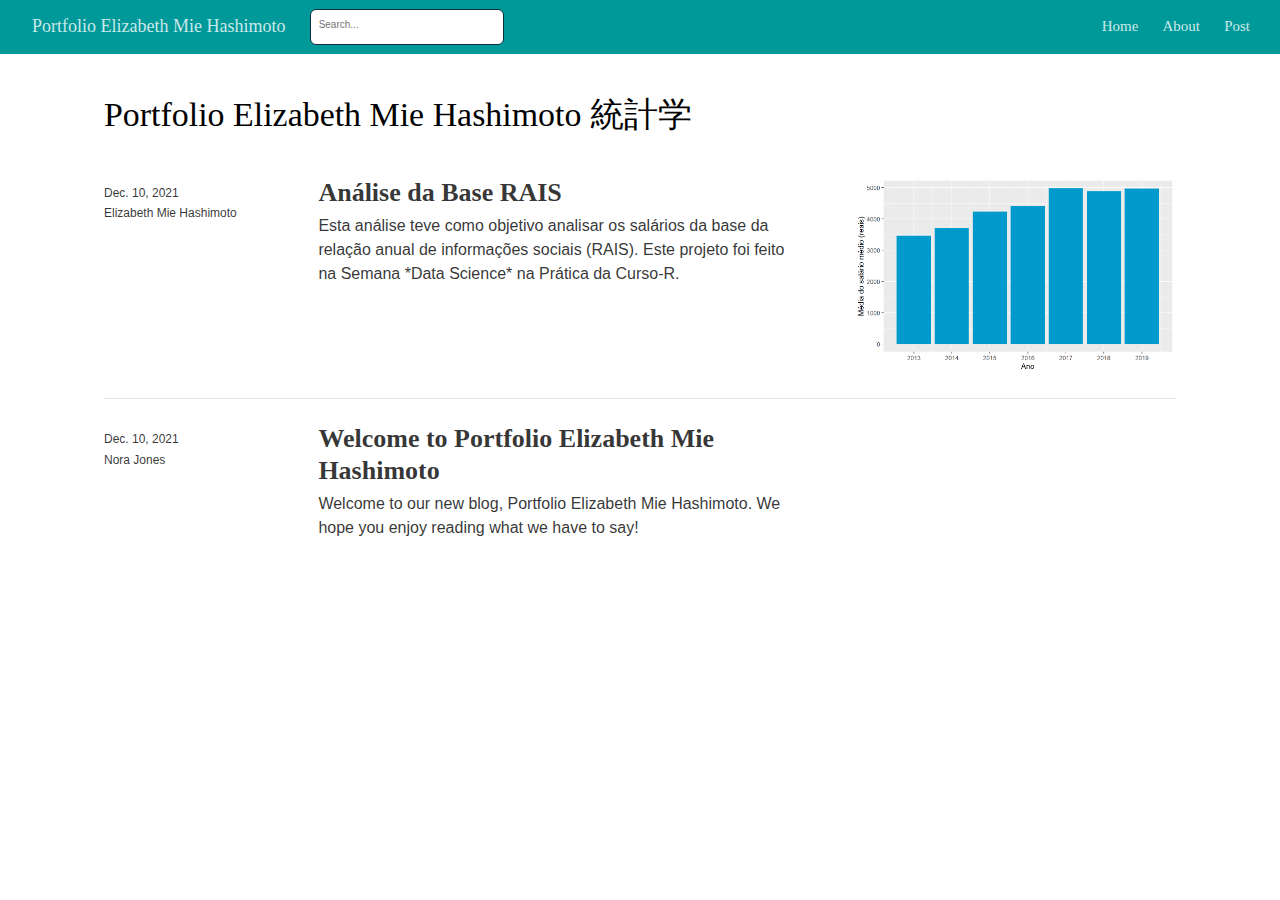
<file: docs/index.html>
<!DOCTYPE html>

<html xmlns="http://www.w3.org/1999/xhtml" lang="" xml:lang="">

<head>
  <meta charset="utf-8"/>
  <meta name="viewport" content="width=device-width, initial-scale=1"/>
  <meta http-equiv="X-UA-Compatible" content="IE=Edge,chrome=1"/>
  <meta name="generator" content="distill" />

  <style type="text/css">
  /* Hide doc at startup (prevent jankiness while JS renders/transforms) */
  body {
    visibility: hidden;
  }
  </style>

 <!--radix_placeholder_import_source-->
 <!--/radix_placeholder_import_source-->

<style type="text/css">code{white-space: pre;}</style>
<style type="text/css" data-origin="pandoc">
pre > code.sourceCode { white-space: pre; position: relative; }
pre > code.sourceCode > span { display: inline-block; line-height: 1.25; }
pre > code.sourceCode > span:empty { height: 1.2em; }
.sourceCode { overflow: visible; }
code.sourceCode > span { color: inherit; text-decoration: inherit; }
div.sourceCode { margin: 1em 0; }
pre.sourceCode { margin: 0; }
@media screen {
div.sourceCode { overflow: auto; }
}
@media print {
pre > code.sourceCode { white-space: pre-wrap; }
pre > code.sourceCode > span { text-indent: -5em; padding-left: 5em; }
}
pre.numberSource code
  { counter-reset: source-line 0; }
pre.numberSource code > span
  { position: relative; left: -4em; counter-increment: source-line; }
pre.numberSource code > span > a:first-child::before
  { content: counter(source-line);
    position: relative; left: -1em; text-align: right; vertical-align: baseline;
    border: none; display: inline-block;
    -webkit-touch-callout: none; -webkit-user-select: none;
    -khtml-user-select: none; -moz-user-select: none;
    -ms-user-select: none; user-select: none;
    padding: 0 4px; width: 4em;
    color: #aaaaaa;
  }
pre.numberSource { margin-left: 3em; border-left: 1px solid #aaaaaa;  padding-left: 4px; }
div.sourceCode
  {   }
@media screen {
pre > code.sourceCode > span > a:first-child::before { text-decoration: underline; }
}
code span.al { color: #ad0000; } /* Alert */
code span.an { color: #5e5e5e; } /* Annotation */
code span.at { } /* Attribute */
code span.bn { color: #ad0000; } /* BaseN */
code span.bu { } /* BuiltIn */
code span.cf { color: #007ba5; } /* ControlFlow */
code span.ch { color: #20794d; } /* Char */
code span.cn { color: #8f5902; } /* Constant */
code span.co { color: #5e5e5e; } /* Comment */
code span.cv { color: #5e5e5e; font-style: italic; } /* CommentVar */
code span.do { color: #5e5e5e; font-style: italic; } /* Documentation */
code span.dt { color: #ad0000; } /* DataType */
code span.dv { color: #ad0000; } /* DecVal */
code span.er { color: #ad0000; } /* Error */
code span.ex { } /* Extension */
code span.fl { color: #ad0000; } /* Float */
code span.fu { color: #4758ab; } /* Function */
code span.im { } /* Import */
code span.in { color: #5e5e5e; } /* Information */
code span.kw { color: #007ba5; } /* Keyword */
code span.op { color: #5e5e5e; } /* Operator */
code span.ot { color: #007ba5; } /* Other */
code span.pp { color: #ad0000; } /* Preprocessor */
code span.sc { color: #5e5e5e; } /* SpecialChar */
code span.ss { color: #20794d; } /* SpecialString */
code span.st { color: #20794d; } /* String */
code span.va { color: #111111; } /* Variable */
code span.vs { color: #20794d; } /* VerbatimString */
code span.wa { color: #5e5e5e; font-style: italic; } /* Warning */
</style>


  <!--radix_placeholder_meta_tags-->
  <title>Portfolio Elizabeth Mie Hashimoto: Portfolio Elizabeth Mie Hashimoto 統計学</title>




  <!--  https://developers.facebook.com/docs/sharing/webmasters#markup -->
  <meta property="og:title" content="Portfolio Elizabeth Mie Hashimoto: Portfolio Elizabeth Mie Hashimoto 統計学"/>
  <meta property="og:type" content="article"/>
  <meta property="og:locale" content="en_US"/>
  <meta property="og:site_name" content="Portfolio Elizabeth Mie Hashimoto"/>

  <!--  https://dev.twitter.com/cards/types/summary -->
  <meta property="twitter:card" content="summary"/>
  <meta property="twitter:title" content="Portfolio Elizabeth Mie Hashimoto: Portfolio Elizabeth Mie Hashimoto 統計学"/>

  <!--/radix_placeholder_meta_tags-->
  <!--radix_placeholder_rmarkdown_metadata-->

  <script type="text/json" id="radix-rmarkdown-metadata">
  {"type":"list","attributes":{"names":{"type":"character","attributes":{},"value":["title","site","listing"]}},"value":[{"type":"character","attributes":{},"value":["Portfolio Elizabeth Mie Hashimoto 統計学"]},{"type":"character","attributes":{},"value":["distill::distill_website"]},{"type":"character","attributes":{},"value":["posts"]}]}
  </script>
  <!--/radix_placeholder_rmarkdown_metadata-->
  <!--radix_placeholder_navigation_in_header-->
  <meta name="distill:offset" content=""/>

  <script type="application/javascript">

    window.headroom_prevent_pin = false;

    window.document.addEventListener("DOMContentLoaded", function (event) {

      // initialize headroom for banner
      var header = $('header').get(0);
      var headerHeight = header.offsetHeight;
      var headroom = new Headroom(header, {
        tolerance: 5,
        onPin : function() {
          if (window.headroom_prevent_pin) {
            window.headroom_prevent_pin = false;
            headroom.unpin();
          }
        }
      });
      headroom.init();
      if(window.location.hash)
        headroom.unpin();
      $(header).addClass('headroom--transition');

      // offset scroll location for banner on hash change
      // (see: https://github.com/WickyNilliams/headroom.js/issues/38)
      window.addEventListener("hashchange", function(event) {
        window.scrollTo(0, window.pageYOffset - (headerHeight + 25));
      });

      // responsive menu
      $('.distill-site-header').each(function(i, val) {
        var topnav = $(this);
        var toggle = topnav.find('.nav-toggle');
        toggle.on('click', function() {
          topnav.toggleClass('responsive');
        });
      });

      // nav dropdowns
      $('.nav-dropbtn').click(function(e) {
        $(this).next('.nav-dropdown-content').toggleClass('nav-dropdown-active');
        $(this).parent().siblings('.nav-dropdown')
           .children('.nav-dropdown-content').removeClass('nav-dropdown-active');
      });
      $("body").click(function(e){
        $('.nav-dropdown-content').removeClass('nav-dropdown-active');
      });
      $(".nav-dropdown").click(function(e){
        e.stopPropagation();
      });
    });
  </script>

  <style type="text/css">

  /* Theme (user-documented overrideables for nav appearance) */

  .distill-site-nav {
    color: rgba(255, 255, 255, 0.8);
    background-color: #0F2E3D;
    font-size: 15px;
    font-weight: 300;
  }

  .distill-site-nav a {
    color: inherit;
    text-decoration: none;
  }

  .distill-site-nav a:hover {
    color: white;
  }

  @media print {
    .distill-site-nav {
      display: none;
    }
  }

  .distill-site-header {

  }

  .distill-site-footer {

  }


  /* Site Header */

  .distill-site-header {
    width: 100%;
    box-sizing: border-box;
    z-index: 3;
  }

  .distill-site-header .nav-left {
    display: inline-block;
    margin-left: 8px;
  }

  @media screen and (max-width: 768px) {
    .distill-site-header .nav-left {
      margin-left: 0;
    }
  }


  .distill-site-header .nav-right {
    float: right;
    margin-right: 8px;
  }

  .distill-site-header a,
  .distill-site-header .title {
    display: inline-block;
    text-align: center;
    padding: 14px 10px 14px 10px;
  }

  .distill-site-header .title {
    font-size: 18px;
    min-width: 150px;
  }

  .distill-site-header .logo {
    padding: 0;
  }

  .distill-site-header .logo img {
    display: none;
    max-height: 20px;
    width: auto;
    margin-bottom: -4px;
  }

  .distill-site-header .nav-image img {
    max-height: 18px;
    width: auto;
    display: inline-block;
    margin-bottom: -3px;
  }



  @media screen and (min-width: 1000px) {
    .distill-site-header .logo img {
      display: inline-block;
    }
    .distill-site-header .nav-left {
      margin-left: 20px;
    }
    .distill-site-header .nav-right {
      margin-right: 20px;
    }
    .distill-site-header .title {
      padding-left: 12px;
    }
  }


  .distill-site-header .nav-toggle {
    display: none;
  }

  .nav-dropdown {
    display: inline-block;
    position: relative;
  }

  .nav-dropdown .nav-dropbtn {
    border: none;
    outline: none;
    color: rgba(255, 255, 255, 0.8);
    padding: 16px 10px;
    background-color: transparent;
    font-family: inherit;
    font-size: inherit;
    font-weight: inherit;
    margin: 0;
    margin-top: 1px;
    z-index: 2;
  }

  .nav-dropdown-content {
    display: none;
    position: absolute;
    background-color: white;
    min-width: 200px;
    border: 1px solid rgba(0,0,0,0.15);
    border-radius: 4px;
    box-shadow: 0px 8px 16px 0px rgba(0,0,0,0.1);
    z-index: 1;
    margin-top: 2px;
    white-space: nowrap;
    padding-top: 4px;
    padding-bottom: 4px;
  }

  .nav-dropdown-content hr {
    margin-top: 4px;
    margin-bottom: 4px;
    border: none;
    border-bottom: 1px solid rgba(0, 0, 0, 0.1);
  }

  .nav-dropdown-active {
    display: block;
  }

  .nav-dropdown-content a, .nav-dropdown-content .nav-dropdown-header {
    color: black;
    padding: 6px 24px;
    text-decoration: none;
    display: block;
    text-align: left;
  }

  .nav-dropdown-content .nav-dropdown-header {
    display: block;
    padding: 5px 24px;
    padding-bottom: 0;
    text-transform: uppercase;
    font-size: 14px;
    color: #999999;
    white-space: nowrap;
  }

  .nav-dropdown:hover .nav-dropbtn {
    color: white;
  }

  .nav-dropdown-content a:hover {
    background-color: #ddd;
    color: black;
  }

  .nav-right .nav-dropdown-content {
    margin-left: -45%;
    right: 0;
  }

  @media screen and (max-width: 768px) {
    .distill-site-header a, .distill-site-header .nav-dropdown  {display: none;}
    .distill-site-header a.nav-toggle {
      float: right;
      display: block;
    }
    .distill-site-header .title {
      margin-left: 0;
    }
    .distill-site-header .nav-right {
      margin-right: 0;
    }
    .distill-site-header {
      overflow: hidden;
    }
    .nav-right .nav-dropdown-content {
      margin-left: 0;
    }
  }


  @media screen and (max-width: 768px) {
    .distill-site-header.responsive {position: relative; min-height: 500px; }
    .distill-site-header.responsive a.nav-toggle {
      position: absolute;
      right: 0;
      top: 0;
    }
    .distill-site-header.responsive a,
    .distill-site-header.responsive .nav-dropdown {
      display: block;
      text-align: left;
    }
    .distill-site-header.responsive .nav-left,
    .distill-site-header.responsive .nav-right {
      width: 100%;
    }
    .distill-site-header.responsive .nav-dropdown {float: none;}
    .distill-site-header.responsive .nav-dropdown-content {position: relative;}
    .distill-site-header.responsive .nav-dropdown .nav-dropbtn {
      display: block;
      width: 100%;
      text-align: left;
    }
  }

  /* Site Footer */

  .distill-site-footer {
    width: 100%;
    overflow: hidden;
    box-sizing: border-box;
    z-index: 3;
    margin-top: 30px;
    padding-top: 30px;
    padding-bottom: 30px;
    text-align: center;
  }

  /* Headroom */

  d-title {
    padding-top: 6rem;
  }

  @media print {
    d-title {
      padding-top: 4rem;
    }
  }

  .headroom {
    z-index: 1000;
    position: fixed;
    top: 0;
    left: 0;
    right: 0;
  }

  .headroom--transition {
    transition: all .4s ease-in-out;
  }

  .headroom--unpinned {
    top: -100px;
  }

  .headroom--pinned {
    top: 0;
  }

  /* adjust viewport for navbar height */
  /* helps vertically center bootstrap (non-distill) content */
  .min-vh-100 {
    min-height: calc(100vh - 100px) !important;
  }

  </style>

  <script src="site_libs/jquery-3.6.0/jquery-3.6.0.min.js"></script>
  <link href="site_libs/font-awesome-5.1.0/css/all.css" rel="stylesheet"/>
  <link href="site_libs/font-awesome-5.1.0/css/v4-shims.css" rel="stylesheet"/>
  <script src="site_libs/headroom-0.9.4/headroom.min.js"></script>
  <script src="site_libs/autocomplete-0.37.1/autocomplete.min.js"></script>
  <script src="site_libs/fuse-6.4.1/fuse.min.js"></script>

  <script type="application/javascript">

  function getMeta(metaName) {
    var metas = document.getElementsByTagName('meta');
    for (let i = 0; i < metas.length; i++) {
      if (metas[i].getAttribute('name') === metaName) {
        return metas[i].getAttribute('content');
      }
    }
    return '';
  }

  function offsetURL(url) {
    var offset = getMeta('distill:offset');
    return offset ? offset + '/' + url : url;
  }

  function createFuseIndex() {

    // create fuse index
    var options = {
      keys: [
        { name: 'title', weight: 20 },
        { name: 'categories', weight: 15 },
        { name: 'description', weight: 10 },
        { name: 'contents', weight: 5 },
      ],
      ignoreLocation: true,
      threshold: 0
    };
    var fuse = new window.Fuse([], options);

    // fetch the main search.json
    return fetch(offsetURL('search.json'))
      .then(function(response) {
        if (response.status == 200) {
          return response.json().then(function(json) {
            // index main articles
            json.articles.forEach(function(article) {
              fuse.add(article);
            });
            // download collections and index their articles
            return Promise.all(json.collections.map(function(collection) {
              return fetch(offsetURL(collection)).then(function(response) {
                if (response.status === 200) {
                  return response.json().then(function(articles) {
                    articles.forEach(function(article) {
                      fuse.add(article);
                    });
                  })
                } else {
                  return Promise.reject(
                    new Error('Unexpected status from search index request: ' +
                              response.status)
                  );
                }
              });
            })).then(function() {
              return fuse;
            });
          });

        } else {
          return Promise.reject(
            new Error('Unexpected status from search index request: ' +
                        response.status)
          );
        }
      });
  }

  window.document.addEventListener("DOMContentLoaded", function (event) {

    // get search element (bail if we don't have one)
    var searchEl = window.document.getElementById('distill-search');
    if (!searchEl)
      return;

    createFuseIndex()
      .then(function(fuse) {

        // make search box visible
        searchEl.classList.remove('hidden');

        // initialize autocomplete
        var options = {
          autoselect: true,
          hint: false,
          minLength: 2,
        };
        window.autocomplete(searchEl, options, [{
          source: function(query, callback) {
            const searchOptions = {
              isCaseSensitive: false,
              shouldSort: true,
              minMatchCharLength: 2,
              limit: 10,
            };
            var results = fuse.search(query, searchOptions);
            callback(results
              .map(function(result) { return result.item; })
            );
          },
          templates: {
            suggestion: function(suggestion) {
              var img = suggestion.preview && Object.keys(suggestion.preview).length > 0
                ? `<img src="${offsetURL(suggestion.preview)}"</img>`
                : '';
              var html = `
                <div class="search-item">
                  <h3>${suggestion.title}</h3>
                  <div class="search-item-description">
                    ${suggestion.description || ''}
                  </div>
                  <div class="search-item-preview">
                    ${img}
                  </div>
                </div>
              `;
              return html;
            }
          }
        }]).on('autocomplete:selected', function(event, suggestion) {
          window.location.href = offsetURL(suggestion.path);
        });
        // remove inline display style on autocompleter (we want to
        // manage responsive display via css)
        $('.algolia-autocomplete').css("display", "");
      })
      .catch(function(error) {
        console.log(error);
      });

  });

  </script>

  <style type="text/css">

  .nav-search {
    font-size: x-small;
  }

  /* Algolioa Autocomplete */

  .algolia-autocomplete {
    display: inline-block;
    margin-left: 10px;
    vertical-align: sub;
    background-color: white;
    color: black;
    padding: 6px;
    padding-top: 8px;
    padding-bottom: 0;
    border-radius: 6px;
    border: 1px #0F2E3D solid;
    width: 180px;
  }


  @media screen and (max-width: 768px) {
    .distill-site-nav .algolia-autocomplete {
      display: none;
      visibility: hidden;
    }
    .distill-site-nav.responsive .algolia-autocomplete {
      display: inline-block;
      visibility: visible;
    }
    .distill-site-nav.responsive .algolia-autocomplete .aa-dropdown-menu {
      margin-left: 0;
      width: 400px;
      max-height: 400px;
    }
  }

  .algolia-autocomplete .aa-input, .algolia-autocomplete .aa-hint {
    width: 90%;
    outline: none;
    border: none;
  }

  .algolia-autocomplete .aa-hint {
    color: #999;
  }
  .algolia-autocomplete .aa-dropdown-menu {
    width: 550px;
    max-height: 70vh;
    overflow-x: visible;
    overflow-y: scroll;
    padding: 5px;
    margin-top: 3px;
    margin-left: -150px;
    background-color: #fff;
    border-radius: 5px;
    border: 1px solid #999;
    border-top: none;
  }

  .algolia-autocomplete .aa-dropdown-menu .aa-suggestion {
    cursor: pointer;
    padding: 5px 4px;
    border-bottom: 1px solid #eee;
  }

  .algolia-autocomplete .aa-dropdown-menu .aa-suggestion:last-of-type {
    border-bottom: none;
    margin-bottom: 2px;
  }

  .algolia-autocomplete .aa-dropdown-menu .aa-suggestion .search-item {
    overflow: hidden;
    font-size: 0.8em;
    line-height: 1.4em;
  }

  .algolia-autocomplete .aa-dropdown-menu .aa-suggestion .search-item h3 {
    font-size: 1rem;
    margin-block-start: 0;
    margin-block-end: 5px;
  }

  .algolia-autocomplete .aa-dropdown-menu .aa-suggestion .search-item-description {
    display: inline-block;
    overflow: hidden;
    height: 2.8em;
    width: 80%;
    margin-right: 4%;
  }

  .algolia-autocomplete .aa-dropdown-menu .aa-suggestion .search-item-preview {
    display: inline-block;
    width: 15%;
  }

  .algolia-autocomplete .aa-dropdown-menu .aa-suggestion .search-item-preview img {
    height: 3em;
    width: auto;
    display: none;
  }

  .algolia-autocomplete .aa-dropdown-menu .aa-suggestion .search-item-preview img[src] {
    display: initial;
  }

  .algolia-autocomplete .aa-dropdown-menu .aa-suggestion.aa-cursor {
    background-color: #eee;
  }
  .algolia-autocomplete .aa-dropdown-menu .aa-suggestion em {
    font-weight: bold;
    font-style: normal;
  }

  </style>


  <!--/radix_placeholder_navigation_in_header-->
  <!--radix_placeholder_distill-->

  <style type="text/css">

  body {
    background-color: white;
  }

  .pandoc-table {
    width: 100%;
  }

  .pandoc-table>caption {
    margin-bottom: 10px;
  }

  .pandoc-table th:not([align]) {
    text-align: left;
  }

  .pagedtable-footer {
    font-size: 15px;
  }

  d-byline .byline {
    grid-template-columns: 2fr 2fr;
  }

  d-byline .byline h3 {
    margin-block-start: 1.5em;
  }

  d-byline .byline .authors-affiliations h3 {
    margin-block-start: 0.5em;
  }

  .authors-affiliations .orcid-id {
    width: 16px;
    height:16px;
    margin-left: 4px;
    margin-right: 4px;
    vertical-align: middle;
    padding-bottom: 2px;
  }

  d-title .dt-tags {
    margin-top: 1em;
    grid-column: text;
  }

  .dt-tags .dt-tag {
    text-decoration: none;
    display: inline-block;
    color: rgba(0,0,0,0.6);
    padding: 0em 0.4em;
    margin-right: 0.5em;
    margin-bottom: 0.4em;
    font-size: 70%;
    border: 1px solid rgba(0,0,0,0.2);
    border-radius: 3px;
    text-transform: uppercase;
    font-weight: 500;
  }

  d-article table.gt_table td,
  d-article table.gt_table th {
    border-bottom: none;
  }

  .html-widget {
    margin-bottom: 2.0em;
  }

  .l-screen-inset {
    padding-right: 16px;
  }

  .l-screen .caption {
    margin-left: 10px;
  }

  .shaded {
    background: rgb(247, 247, 247);
    padding-top: 20px;
    padding-bottom: 20px;
    border-top: 1px solid rgba(0, 0, 0, 0.1);
    border-bottom: 1px solid rgba(0, 0, 0, 0.1);
  }

  .shaded .html-widget {
    margin-bottom: 0;
    border: 1px solid rgba(0, 0, 0, 0.1);
  }

  .shaded .shaded-content {
    background: white;
  }

  .text-output {
    margin-top: 0;
    line-height: 1.5em;
  }

  .hidden {
    display: none !important;
  }

  d-article {
    padding-top: 2.5rem;
    padding-bottom: 30px;
  }

  d-appendix {
    padding-top: 30px;
  }

  d-article>p>img {
    width: 100%;
  }

  d-article h2 {
    margin: 1rem 0 1.5rem 0;
  }

  d-article h3 {
    margin-top: 1.5rem;
  }

  d-article iframe {
    border: 1px solid rgba(0, 0, 0, 0.1);
    margin-bottom: 2.0em;
    width: 100%;
  }

  /* Tweak code blocks */

  d-article div.sourceCode code,
  d-article pre code {
    font-family: Consolas, Monaco, 'Andale Mono', 'Ubuntu Mono', monospace;
  }

  d-article pre,
  d-article div.sourceCode,
  d-article div.sourceCode pre {
    overflow: auto;
  }

  d-article div.sourceCode {
    background-color: white;
  }

  d-article div.sourceCode pre {
    padding-left: 10px;
    font-size: 12px;
    border-left: 2px solid rgba(0,0,0,0.1);
  }

  d-article pre {
    font-size: 12px;
    color: black;
    background: none;
    margin-top: 0;
    text-align: left;
    white-space: pre;
    word-spacing: normal;
    word-break: normal;
    word-wrap: normal;
    line-height: 1.5;

    -moz-tab-size: 4;
    -o-tab-size: 4;
    tab-size: 4;

    -webkit-hyphens: none;
    -moz-hyphens: none;
    -ms-hyphens: none;
    hyphens: none;
  }

  d-article pre a {
    border-bottom: none;
  }

  d-article pre a:hover {
    border-bottom: none;
    text-decoration: underline;
  }

  d-article details {
    grid-column: text;
    margin-bottom: 0.8em;
  }

  @media(min-width: 768px) {

  d-article pre,
  d-article div.sourceCode,
  d-article div.sourceCode pre {
    overflow: visible !important;
  }

  d-article div.sourceCode pre {
    padding-left: 18px;
    font-size: 14px;
  }

  d-article pre {
    font-size: 14px;
  }

  }

  figure img.external {
    background: white;
    border: 1px solid rgba(0, 0, 0, 0.1);
    box-shadow: 0 1px 8px rgba(0, 0, 0, 0.1);
    padding: 18px;
    box-sizing: border-box;
  }

  /* CSS for d-contents */

  .d-contents {
    grid-column: text;
    color: rgba(0,0,0,0.8);
    font-size: 0.9em;
    padding-bottom: 1em;
    margin-bottom: 1em;
    padding-bottom: 0.5em;
    margin-bottom: 1em;
    padding-left: 0.25em;
    justify-self: start;
  }

  @media(min-width: 1000px) {
    .d-contents.d-contents-float {
      height: 0;
      grid-column-start: 1;
      grid-column-end: 4;
      justify-self: center;
      padding-right: 3em;
      padding-left: 2em;
    }
  }

  .d-contents nav h3 {
    font-size: 18px;
    margin-top: 0;
    margin-bottom: 1em;
  }

  .d-contents li {
    list-style-type: none
  }

  .d-contents nav > ul {
    padding-left: 0;
  }

  .d-contents ul {
    padding-left: 1em
  }

  .d-contents nav ul li {
    margin-top: 0.6em;
    margin-bottom: 0.2em;
  }

  .d-contents nav a {
    font-size: 13px;
    border-bottom: none;
    text-decoration: none
    color: rgba(0, 0, 0, 0.8);
  }

  .d-contents nav a:hover {
    text-decoration: underline solid rgba(0, 0, 0, 0.6)
  }

  .d-contents nav > ul > li > a {
    font-weight: 600;
  }

  .d-contents nav > ul > li > ul {
    font-weight: inherit;
  }

  .d-contents nav > ul > li > ul > li {
    margin-top: 0.2em;
  }


  .d-contents nav ul {
    margin-top: 0;
    margin-bottom: 0.25em;
  }

  .d-article-with-toc h2:nth-child(2) {
    margin-top: 0;
  }


  /* Figure */

  .figure {
    position: relative;
    margin-bottom: 2.5em;
    margin-top: 1.5em;
  }

  .figure img {
    width: 100%;
  }

  .figure .caption {
    color: rgba(0, 0, 0, 0.6);
    font-size: 12px;
    line-height: 1.5em;
  }

  .figure img.external {
    background: white;
    border: 1px solid rgba(0, 0, 0, 0.1);
    box-shadow: 0 1px 8px rgba(0, 0, 0, 0.1);
    padding: 18px;
    box-sizing: border-box;
  }

  .figure .caption a {
    color: rgba(0, 0, 0, 0.6);
  }

  .figure .caption b,
  .figure .caption strong, {
    font-weight: 600;
    color: rgba(0, 0, 0, 1.0);
  }

  /* Citations */

  d-article .citation {
    color: inherit;
    cursor: inherit;
  }

  div.hanging-indent{
    margin-left: 1em; text-indent: -1em;
  }

  /* Citation hover box */

  .tippy-box[data-theme~=light-border] {
    background-color: rgba(250, 250, 250, 0.95);
  }

  .tippy-content > p {
    margin-bottom: 0;
    padding: 2px;
  }


  /* Tweak 1000px media break to show more text */

  @media(min-width: 1000px) {
    .base-grid,
    distill-header,
    d-title,
    d-abstract,
    d-article,
    d-appendix,
    distill-appendix,
    d-byline,
    d-footnote-list,
    d-citation-list,
    distill-footer {
      grid-template-columns: [screen-start] 1fr [page-start kicker-start] 80px [middle-start] 50px [text-start kicker-end] 65px 65px 65px 65px 65px 65px 65px 65px [text-end gutter-start] 65px [middle-end] 65px [page-end gutter-end] 1fr [screen-end];
      grid-column-gap: 16px;
    }

    .grid {
      grid-column-gap: 16px;
    }

    d-article {
      font-size: 1.06rem;
      line-height: 1.7em;
    }
    figure .caption, .figure .caption, figure figcaption {
      font-size: 13px;
    }
  }

  @media(min-width: 1180px) {
    .base-grid,
    distill-header,
    d-title,
    d-abstract,
    d-article,
    d-appendix,
    distill-appendix,
    d-byline,
    d-footnote-list,
    d-citation-list,
    distill-footer {
      grid-template-columns: [screen-start] 1fr [page-start kicker-start] 60px [middle-start] 60px [text-start kicker-end] 60px 60px 60px 60px 60px 60px 60px 60px [text-end gutter-start] 60px [middle-end] 60px [page-end gutter-end] 1fr [screen-end];
      grid-column-gap: 32px;
    }

    .grid {
      grid-column-gap: 32px;
    }
  }


  /* Get the citation styles for the appendix (not auto-injected on render since
     we do our own rendering of the citation appendix) */

  d-appendix .citation-appendix,
  .d-appendix .citation-appendix {
    font-size: 11px;
    line-height: 15px;
    border-left: 1px solid rgba(0, 0, 0, 0.1);
    padding-left: 18px;
    border: 1px solid rgba(0,0,0,0.1);
    background: rgba(0, 0, 0, 0.02);
    padding: 10px 18px;
    border-radius: 3px;
    color: rgba(150, 150, 150, 1);
    overflow: hidden;
    margin-top: -12px;
    white-space: pre-wrap;
    word-wrap: break-word;
  }

  /* Include appendix styles here so they can be overridden */

  d-appendix {
    contain: layout style;
    font-size: 0.8em;
    line-height: 1.7em;
    margin-top: 60px;
    margin-bottom: 0;
    border-top: 1px solid rgba(0, 0, 0, 0.1);
    color: rgba(0,0,0,0.5);
    padding-top: 60px;
    padding-bottom: 48px;
  }

  d-appendix h3 {
    grid-column: page-start / text-start;
    font-size: 15px;
    font-weight: 500;
    margin-top: 1em;
    margin-bottom: 0;
    color: rgba(0,0,0,0.65);
  }

  d-appendix h3 + * {
    margin-top: 1em;
  }

  d-appendix ol {
    padding: 0 0 0 15px;
  }

  @media (min-width: 768px) {
    d-appendix ol {
      padding: 0 0 0 30px;
      margin-left: -30px;
    }
  }

  d-appendix li {
    margin-bottom: 1em;
  }

  d-appendix a {
    color: rgba(0, 0, 0, 0.6);
  }

  d-appendix > * {
    grid-column: text;
  }

  d-appendix > d-footnote-list,
  d-appendix > d-citation-list,
  d-appendix > distill-appendix {
    grid-column: screen;
  }

  /* Include footnote styles here so they can be overridden */

  d-footnote-list {
    contain: layout style;
  }

  d-footnote-list > * {
    grid-column: text;
  }

  d-footnote-list a.footnote-backlink {
    color: rgba(0,0,0,0.3);
    padding-left: 0.5em;
  }



  /* Anchor.js */

  .anchorjs-link {
    /*transition: all .25s linear; */
    text-decoration: none;
    border-bottom: none;
  }
  *:hover > .anchorjs-link {
    margin-left: -1.125em !important;
    text-decoration: none;
    border-bottom: none;
  }

  /* Social footer */

  .social_footer {
    margin-top: 30px;
    margin-bottom: 0;
    color: rgba(0,0,0,0.67);
  }

  .disqus-comments {
    margin-right: 30px;
  }

  .disqus-comment-count {
    border-bottom: 1px solid rgba(0, 0, 0, 0.4);
    cursor: pointer;
  }

  #disqus_thread {
    margin-top: 30px;
  }

  .article-sharing a {
    border-bottom: none;
    margin-right: 8px;
  }

  .article-sharing a:hover {
    border-bottom: none;
  }

  .sidebar-section.subscribe {
    font-size: 12px;
    line-height: 1.6em;
  }

  .subscribe p {
    margin-bottom: 0.5em;
  }


  .article-footer .subscribe {
    font-size: 15px;
    margin-top: 45px;
  }


  .sidebar-section.custom {
    font-size: 12px;
    line-height: 1.6em;
  }

  .custom p {
    margin-bottom: 0.5em;
  }

  /* Styles for listing layout (hide title) */
  .layout-listing d-title, .layout-listing .d-title {
    display: none;
  }

  /* Styles for posts lists (not auto-injected) */


  .posts-with-sidebar {
    padding-left: 45px;
    padding-right: 45px;
  }

  .posts-list .description h2,
  .posts-list .description p {
    font-family: -apple-system, BlinkMacSystemFont, "Segoe UI", Roboto, Oxygen, Ubuntu, Cantarell, "Fira Sans", "Droid Sans", "Helvetica Neue", Arial, sans-serif;
  }

  .posts-list .description h2 {
    font-weight: 700;
    border-bottom: none;
    padding-bottom: 0;
  }

  .posts-list h2.post-tag {
    border-bottom: 1px solid rgba(0, 0, 0, 0.2);
    padding-bottom: 12px;
  }
  .posts-list {
    margin-top: 60px;
    margin-bottom: 24px;
  }

  .posts-list .post-preview {
    text-decoration: none;
    overflow: hidden;
    display: block;
    border-bottom: 1px solid rgba(0, 0, 0, 0.1);
    padding: 24px 0;
  }

  .post-preview-last {
    border-bottom: none !important;
  }

  .posts-list .posts-list-caption {
    grid-column: screen;
    font-weight: 400;
  }

  .posts-list .post-preview h2 {
    margin: 0 0 6px 0;
    line-height: 1.2em;
    font-style: normal;
    font-size: 24px;
  }

  .posts-list .post-preview p {
    margin: 0 0 12px 0;
    line-height: 1.4em;
    font-size: 16px;
  }

  .posts-list .post-preview .thumbnail {
    box-sizing: border-box;
    margin-bottom: 24px;
    position: relative;
    max-width: 500px;
  }
  .posts-list .post-preview img {
    width: 100%;
    display: block;
  }

  .posts-list .metadata {
    font-size: 12px;
    line-height: 1.4em;
    margin-bottom: 18px;
  }

  .posts-list .metadata > * {
    display: inline-block;
  }

  .posts-list .metadata .publishedDate {
    margin-right: 2em;
  }

  .posts-list .metadata .dt-authors {
    display: block;
    margin-top: 0.3em;
    margin-right: 2em;
  }

  .posts-list .dt-tags {
    display: block;
    line-height: 1em;
  }

  .posts-list .dt-tags .dt-tag {
    display: inline-block;
    color: rgba(0,0,0,0.6);
    padding: 0.3em 0.4em;
    margin-right: 0.2em;
    margin-bottom: 0.4em;
    font-size: 60%;
    border: 1px solid rgba(0,0,0,0.2);
    border-radius: 3px;
    text-transform: uppercase;
    font-weight: 500;
  }

  .posts-list img {
    opacity: 1;
  }

  .posts-list img[data-src] {
    opacity: 0;
  }

  .posts-more {
    clear: both;
  }


  .posts-sidebar {
    font-size: 16px;
  }

  .posts-sidebar h3 {
    font-size: 16px;
    margin-top: 0;
    margin-bottom: 0.5em;
    font-weight: 400;
    text-transform: uppercase;
  }

  .sidebar-section {
    margin-bottom: 30px;
  }

  .categories ul {
    list-style-type: none;
    margin: 0;
    padding: 0;
  }

  .categories li {
    color: rgba(0, 0, 0, 0.8);
    margin-bottom: 0;
  }

  .categories li>a {
    border-bottom: none;
  }

  .categories li>a:hover {
    border-bottom: 1px solid rgba(0, 0, 0, 0.4);
  }

  .categories .active {
    font-weight: 600;
  }

  .categories .category-count {
    color: rgba(0, 0, 0, 0.4);
  }


  @media(min-width: 768px) {
    .posts-list .post-preview h2 {
      font-size: 26px;
    }
    .posts-list .post-preview .thumbnail {
      float: right;
      width: 30%;
      margin-bottom: 0;
    }
    .posts-list .post-preview .description {
      float: left;
      width: 45%;
    }
    .posts-list .post-preview .metadata {
      float: left;
      width: 20%;
      margin-top: 8px;
    }
    .posts-list .post-preview p {
      margin: 0 0 12px 0;
      line-height: 1.5em;
      font-size: 16px;
    }
    .posts-with-sidebar .posts-list {
      float: left;
      width: 75%;
    }
    .posts-with-sidebar .posts-sidebar {
      float: right;
      width: 20%;
      margin-top: 60px;
      padding-top: 24px;
      padding-bottom: 24px;
    }
  }


  /* Improve display for browsers without grid (IE/Edge <= 15) */

  .downlevel {
    line-height: 1.6em;
    font-family: -apple-system, BlinkMacSystemFont, "Segoe UI", Roboto, Oxygen, Ubuntu, Cantarell, "Fira Sans", "Droid Sans", "Helvetica Neue", Arial, sans-serif;
    margin: 0;
  }

  .downlevel .d-title {
    padding-top: 6rem;
    padding-bottom: 1.5rem;
  }

  .downlevel .d-title h1 {
    font-size: 50px;
    font-weight: 700;
    line-height: 1.1em;
    margin: 0 0 0.5rem;
  }

  .downlevel .d-title p {
    font-weight: 300;
    font-size: 1.2rem;
    line-height: 1.55em;
    margin-top: 0;
  }

  .downlevel .d-byline {
    padding-top: 0.8em;
    padding-bottom: 0.8em;
    font-size: 0.8rem;
    line-height: 1.8em;
  }

  .downlevel .section-separator {
    border: none;
    border-top: 1px solid rgba(0, 0, 0, 0.1);
  }

  .downlevel .d-article {
    font-size: 1.06rem;
    line-height: 1.7em;
    padding-top: 1rem;
    padding-bottom: 2rem;
  }


  .downlevel .d-appendix {
    padding-left: 0;
    padding-right: 0;
    max-width: none;
    font-size: 0.8em;
    line-height: 1.7em;
    margin-bottom: 0;
    color: rgba(0,0,0,0.5);
    padding-top: 40px;
    padding-bottom: 48px;
  }

  .downlevel .footnotes ol {
    padding-left: 13px;
  }

  .downlevel .base-grid,
  .downlevel .distill-header,
  .downlevel .d-title,
  .downlevel .d-abstract,
  .downlevel .d-article,
  .downlevel .d-appendix,
  .downlevel .distill-appendix,
  .downlevel .d-byline,
  .downlevel .d-footnote-list,
  .downlevel .d-citation-list,
  .downlevel .distill-footer,
  .downlevel .appendix-bottom,
  .downlevel .posts-container {
    padding-left: 40px;
    padding-right: 40px;
  }

  @media(min-width: 768px) {
    .downlevel .base-grid,
    .downlevel .distill-header,
    .downlevel .d-title,
    .downlevel .d-abstract,
    .downlevel .d-article,
    .downlevel .d-appendix,
    .downlevel .distill-appendix,
    .downlevel .d-byline,
    .downlevel .d-footnote-list,
    .downlevel .d-citation-list,
    .downlevel .distill-footer,
    .downlevel .appendix-bottom,
    .downlevel .posts-container {
    padding-left: 150px;
    padding-right: 150px;
    max-width: 900px;
  }
  }

  .downlevel pre code {
    display: block;
    border-left: 2px solid rgba(0, 0, 0, .1);
    padding: 0 0 0 20px;
    font-size: 14px;
  }

  .downlevel code, .downlevel pre {
    color: black;
    background: none;
    font-family: Consolas, Monaco, 'Andale Mono', 'Ubuntu Mono', monospace;
    text-align: left;
    white-space: pre;
    word-spacing: normal;
    word-break: normal;
    word-wrap: normal;
    line-height: 1.5;

    -moz-tab-size: 4;
    -o-tab-size: 4;
    tab-size: 4;

    -webkit-hyphens: none;
    -moz-hyphens: none;
    -ms-hyphens: none;
    hyphens: none;
  }

  .downlevel .posts-list .post-preview {
    color: inherit;
  }



  </style>

  <script type="application/javascript">

  function is_downlevel_browser() {
    if (bowser.isUnsupportedBrowser({ msie: "12", msedge: "16"},
                                   window.navigator.userAgent)) {
      return true;
    } else {
      return window.load_distill_framework === undefined;
    }
  }

  // show body when load is complete
  function on_load_complete() {

    // add anchors
    if (window.anchors) {
      window.anchors.options.placement = 'left';
      window.anchors.add('d-article > h2, d-article > h3, d-article > h4, d-article > h5');
    }


    // set body to visible
    document.body.style.visibility = 'visible';

    // force redraw for leaflet widgets
    if (window.HTMLWidgets) {
      var maps = window.HTMLWidgets.findAll(".leaflet");
      $.each(maps, function(i, el) {
        var map = this.getMap();
        map.invalidateSize();
        map.eachLayer(function(layer) {
          if (layer instanceof L.TileLayer)
            layer.redraw();
        });
      });
    }

    // trigger 'shown' so htmlwidgets resize
    $('d-article').trigger('shown');
  }

  function init_distill() {

    init_common();

    // create front matter
    var front_matter = $('<d-front-matter></d-front-matter>');
    $('#distill-front-matter').wrap(front_matter);

    // create d-title
    $('.d-title').changeElementType('d-title');

    // create d-byline
    var byline = $('<d-byline></d-byline>');
    $('.d-byline').replaceWith(byline);

    // create d-article
    var article = $('<d-article></d-article>');
    $('.d-article').wrap(article).children().unwrap();

    // move posts container into article
    $('.posts-container').appendTo($('d-article'));

    // create d-appendix
    $('.d-appendix').changeElementType('d-appendix');

    // flag indicating that we have appendix items
    var appendix = $('.appendix-bottom').children('h3').length > 0;

    // replace footnotes with <d-footnote>
    $('.footnote-ref').each(function(i, val) {
      appendix = true;
      var href = $(this).attr('href');
      var id = href.replace('#', '');
      var fn = $('#' + id);
      var fn_p = $('#' + id + '>p');
      fn_p.find('.footnote-back').remove();
      var text = fn_p.html();
      var dtfn = $('<d-footnote></d-footnote>');
      dtfn.html(text);
      $(this).replaceWith(dtfn);
    });
    // remove footnotes
    $('.footnotes').remove();

    // move refs into #references-listing
    $('#references-listing').replaceWith($('#refs'));

    $('h1.appendix, h2.appendix').each(function(i, val) {
      $(this).changeElementType('h3');
    });
    $('h3.appendix').each(function(i, val) {
      var id = $(this).attr('id');
      $('.d-contents a[href="#' + id + '"]').parent().remove();
      appendix = true;
      $(this).nextUntil($('h1, h2, h3')).addBack().appendTo($('d-appendix'));
    });

    // show d-appendix if we have appendix content
    $("d-appendix").css('display', appendix ? 'grid' : 'none');

    // localize layout chunks to just output
    $('.layout-chunk').each(function(i, val) {

      // capture layout
      var layout = $(this).attr('data-layout');

      // apply layout to markdown level block elements
      var elements = $(this).children().not('details, div.sourceCode, pre, script');
      elements.each(function(i, el) {
        var layout_div = $('<div class="' + layout + '"></div>');
        if (layout_div.hasClass('shaded')) {
          var shaded_content = $('<div class="shaded-content"></div>');
          $(this).wrap(shaded_content);
          $(this).parent().wrap(layout_div);
        } else {
          $(this).wrap(layout_div);
        }
      });


      // unwrap the layout-chunk div
      $(this).children().unwrap();
    });

    // remove code block used to force  highlighting css
    $('.distill-force-highlighting-css').parent().remove();

    // remove empty line numbers inserted by pandoc when using a
    // custom syntax highlighting theme
    $('code.sourceCode a:empty').remove();

    // load distill framework
    load_distill_framework();

    // wait for window.distillRunlevel == 4 to do post processing
    function distill_post_process() {

      if (!window.distillRunlevel || window.distillRunlevel < 4)
        return;

      // hide author/affiliations entirely if we have no authors
      var front_matter = JSON.parse($("#distill-front-matter").html());
      var have_authors = front_matter.authors && front_matter.authors.length > 0;
      if (!have_authors)
        $('d-byline').addClass('hidden');

      // article with toc class
      $('.d-contents').parent().addClass('d-article-with-toc');

      // strip links that point to #
      $('.authors-affiliations').find('a[href="#"]').removeAttr('href');

      // add orcid ids
      $('.authors-affiliations').find('.author').each(function(i, el) {
        var orcid_id = front_matter.authors[i].orcidID;
        if (orcid_id) {
          var a = $('<a></a>');
          a.attr('href', 'https://orcid.org/' + orcid_id);
          var img = $('<img></img>');
          img.addClass('orcid-id');
          img.attr('alt', 'ORCID ID');
          img.attr('src','[data-uri]');
          a.append(img);
          $(this).append(a);
        }
      });

      // hide elements of author/affiliations grid that have no value
      function hide_byline_column(caption) {
        $('d-byline').find('h3:contains("' + caption + '")').parent().css('visibility', 'hidden');
      }

      // affiliations
      var have_affiliations = false;
      for (var i = 0; i<front_matter.authors.length; ++i) {
        var author = front_matter.authors[i];
        if (author.affiliation !== "&nbsp;") {
          have_affiliations = true;
          break;
        }
      }
      if (!have_affiliations)
        $('d-byline').find('h3:contains("Affiliations")').css('visibility', 'hidden');

      // published date
      if (!front_matter.publishedDate)
        hide_byline_column("Published");

      // document object identifier
      var doi = $('d-byline').find('h3:contains("DOI")');
      var doi_p = doi.next().empty();
      if (!front_matter.doi) {
        // if we have a citation and valid citationText then link to that
        if ($('#citation').length > 0 && front_matter.citationText) {
          doi.html('Citation');
          $('<a href="#citation"></a>')
            .text(front_matter.citationText)
            .appendTo(doi_p);
        } else {
          hide_byline_column("DOI");
        }
      } else {
        $('<a></a>')
           .attr('href', "https://doi.org/" + front_matter.doi)
           .html(front_matter.doi)
           .appendTo(doi_p);
      }

       // change plural form of authors/affiliations
      if (front_matter.authors.length === 1) {
        var grid = $('.authors-affiliations');
        grid.children('h3:contains("Authors")').text('Author');
        grid.children('h3:contains("Affiliations")').text('Affiliation');
      }

      // remove d-appendix and d-footnote-list local styles
      $('d-appendix > style:first-child').remove();
      $('d-footnote-list > style:first-child').remove();

      // move appendix-bottom entries to the bottom
      $('.appendix-bottom').appendTo('d-appendix').children().unwrap();
      $('.appendix-bottom').remove();

      // hoverable references
      $('span.citation[data-cites]').each(function() {
        var refs = $(this).attr('data-cites').split(" ");
        var refHtml = refs.map(function(ref) {
          return "<p>" + $('#ref-' + ref).html() + "</p>";
        }).join("\n");
        window.tippy(this, {
          allowHTML: true,
          content: refHtml,
          maxWidth: 500,
          interactive: true,
          interactiveBorder: 10,
          theme: 'light-border',
          placement: 'bottom-start'
        });
      });

      // clear polling timer
      clearInterval(tid);

      // show body now that everything is ready
      on_load_complete();
    }

    var tid = setInterval(distill_post_process, 50);
    distill_post_process();

  }

  function init_downlevel() {

    init_common();

     // insert hr after d-title
    $('.d-title').after($('<hr class="section-separator"/>'));

    // check if we have authors
    var front_matter = JSON.parse($("#distill-front-matter").html());
    var have_authors = front_matter.authors && front_matter.authors.length > 0;

    // manage byline/border
    if (!have_authors)
      $('.d-byline').remove();
    $('.d-byline').after($('<hr class="section-separator"/>'));
    $('.d-byline a').remove();

    // remove toc
    $('.d-contents').remove();

    // move appendix elements
    $('h1.appendix, h2.appendix').each(function(i, val) {
      $(this).changeElementType('h3');
    });
    $('h3.appendix').each(function(i, val) {
      $(this).nextUntil($('h1, h2, h3')).addBack().appendTo($('.d-appendix'));
    });


    // inject headers into references and footnotes
    var refs_header = $('<h3></h3>');
    refs_header.text('References');
    $('#refs').prepend(refs_header);

    var footnotes_header = $('<h3></h3');
    footnotes_header.text('Footnotes');
    $('.footnotes').children('hr').first().replaceWith(footnotes_header);

    // move appendix-bottom entries to the bottom
    $('.appendix-bottom').appendTo('.d-appendix').children().unwrap();
    $('.appendix-bottom').remove();

    // remove appendix if it's empty
    if ($('.d-appendix').children().length === 0)
      $('.d-appendix').remove();

    // prepend separator above appendix
    $('.d-appendix').before($('<hr class="section-separator" style="clear: both"/>'));

    // trim code
    $('pre>code').each(function(i, val) {
      $(this).html($.trim($(this).html()));
    });

    // move posts-container right before article
    $('.posts-container').insertBefore($('.d-article'));

    $('body').addClass('downlevel');

    on_load_complete();
  }


  function init_common() {

    // jquery plugin to change element types
    (function($) {
      $.fn.changeElementType = function(newType) {
        var attrs = {};

        $.each(this[0].attributes, function(idx, attr) {
          attrs[attr.nodeName] = attr.nodeValue;
        });

        this.replaceWith(function() {
          return $("<" + newType + "/>", attrs).append($(this).contents());
        });
      };
    })(jQuery);

    // prevent underline for linked images
    $('a > img').parent().css({'border-bottom' : 'none'});

    // mark non-body figures created by knitr chunks as 100% width
    $('.layout-chunk').each(function(i, val) {
      var figures = $(this).find('img, .html-widget');
      if ($(this).attr('data-layout') !== "l-body") {
        figures.css('width', '100%');
      } else {
        figures.css('max-width', '100%');
        figures.filter("[width]").each(function(i, val) {
          var fig = $(this);
          fig.css('width', fig.attr('width') + 'px');
        });

      }
    });

    // auto-append index.html to post-preview links in file: protocol
    // and in rstudio ide preview
    $('.post-preview').each(function(i, val) {
      if (window.location.protocol === "file:")
        $(this).attr('href', $(this).attr('href') + "index.html");
    });

    // get rid of index.html references in header
    if (window.location.protocol !== "file:") {
      $('.distill-site-header a[href]').each(function(i,val) {
        $(this).attr('href', $(this).attr('href').replace("index.html", "./"));
      });
    }

    // add class to pandoc style tables
    $('tr.header').parent('thead').parent('table').addClass('pandoc-table');
    $('.kable-table').children('table').addClass('pandoc-table');

    // add figcaption style to table captions
    $('caption').parent('table').addClass("figcaption");

    // initialize posts list
    if (window.init_posts_list)
      window.init_posts_list();

    // implmement disqus comment link
    $('.disqus-comment-count').click(function() {
      window.headroom_prevent_pin = true;
      $('#disqus_thread').toggleClass('hidden');
      if (!$('#disqus_thread').hasClass('hidden')) {
        var offset = $(this).offset();
        $(window).resize();
        $('html, body').animate({
          scrollTop: offset.top - 35
        });
      }
    });
  }

  document.addEventListener('DOMContentLoaded', function() {
    if (is_downlevel_browser())
      init_downlevel();
    else
      window.addEventListener('WebComponentsReady', init_distill);
  });

  </script>

  <style type="text/css">
  /* base variables */

  /* Edit the CSS properties in this file to create a custom
     Distill theme. Only edit values in the right column
     for each row; values shown are the CSS defaults.
     To return any property to the default,
     you may set its value to: unset
     All rows must end with a semi-colon.                      */

  /* Optional: embed custom fonts here with `@import`          */
  /* This must remain at the top of this file.                 */



  html {
    /*-- Main font sizes --*/
    --title-size:      50px;
    --body-size:       1.06rem;
    --code-size:       14px;
    --aside-size:      12px;
    --fig-cap-size:    13px;
    /*-- Main font colors --*/
    --title-color:     #000000;
    --header-color:    rgba(0, 0, 0, 0.8);
    --body-color:      rgba(0, 0, 0, 0.8);
    --aside-color:     rgba(0, 0, 0, 0.6);
    --fig-cap-color:   rgba(0, 0, 0, 0.6);
    /*-- Specify custom fonts ~~~ must be imported above   --*/
    --heading-font:    sans-serif;
    --mono-font:       monospace;
    --body-font:       sans-serif;
    --navbar-font:     sans-serif;  /* websites + blogs only */
  }

  /*-- ARTICLE METADATA --*/
  d-byline {
    --heading-size:    0.6rem;
    --heading-color:   rgba(0, 0, 0, 0.5);
    --body-size:       0.8rem;
    --body-color:      rgba(0, 0, 0, 0.8);
  }

  /*-- ARTICLE TABLE OF CONTENTS --*/
  .d-contents {
    --heading-size:    18px;
    --contents-size:   13px;
  }

  /*-- ARTICLE APPENDIX --*/
  d-appendix {
    --heading-size:    15px;
    --heading-color:   rgba(0, 0, 0, 0.65);
    --text-size:       0.8em;
    --text-color:      rgba(0, 0, 0, 0.5);
  }

  /*-- WEBSITE HEADER + FOOTER --*/
  /* These properties only apply to Distill sites and blogs  */

  .distill-site-header {
    --title-size:       18px;
    --text-color:       rgba(255, 255, 255, 0.8);
    --text-size:        15px;
    --hover-color:      white;
    --bkgd-color:       #0F2E3D;
  }

  .distill-site-footer {
    --text-color:       rgba(255, 255, 255, 0.8);
    --text-size:        15px;
    --hover-color:      white;
    --bkgd-color:       #0F2E3D;
  }

  /*-- Additional custom styles --*/
  /* Add any additional CSS rules below                      */
  </style>
  <style type="text/css">
  /* base variables */

  /* Edit the CSS properties in this file to create a custom
     Distill theme. Only edit values in the right column
     for each row; values shown are the CSS defaults.
     To return any property to the default,
     you may set its value to: unset
     All rows must end with a semi-colon.                      */

  /* Optional: embed custom fonts here with `@import`          */
  /* This must remain at the top of this file.                 */



  html {
    /*-- Main font sizes --*/
    --title-size:      50px;
    --body-size:       1.06rem;
    --code-size:       14px;
    --aside-size:      12px;
    --fig-cap-size:    13px;
    /*-- Main font colors --*/
    --title-color:     #000000;
    --header-color:    rgba(0, 0, 0, 0.8);
    --body-color:      rgba(0, 0, 0, 0.8);
    --aside-color:     rgba(0, 0, 0, 0.6);
    --fig-cap-color:   rgba(0, 0, 0, 0.6);
    /*-- Specify custom fonts ~~~ must be imported above   --*/
    --heading-font:    "Amiri", serif;
    --mono-font:       "DM Mono", monospace;
    --body-font:       "Bitter", sans-serif;
    --navbar-font:     "Amiri", serif;  /* websites + blogs only */
  }

  /*-- ARTICLE METADATA --*/
  d-byline {
    --heading-size:    0.6rem;
    --heading-color:   rgba(0, 0, 0, 0.5);
    --body-size:       0.8rem;
    --body-color:      rgba(0, 0, 0, 0.8);
  }

  /*-- ARTICLE TABLE OF CONTENTS --*/
  .d-contents {
    --heading-size:    18px;
    --contents-size:   13px;
  }

  /*-- ARTICLE APPENDIX --*/
  d-appendix {
    --heading-size:    15px;
    --heading-color:   rgba(0, 0, 0, 0.65);
    --text-size:       0.8em;
    --text-color:      rgba(0, 0, 0, 0.5);
  }

  /*-- WEBSITE HEADER + FOOTER --*/
  /* These properties only apply to Distill sites and blogs  */

  .distill-site-header {
    --title-size:       18px;
    --text-color:       rgba(255, 255, 255, 0.8);
    --text-size:        15px;
    --hover-color:      white;
    --bkgd-color:       #009999;
  }

  .distill-site-footer {
    --text-color:       rgba(255, 255, 255, 0.8);
    --text-size:        15px;
    --hover-color:      white;
    --bkgd-color:       #0F2E3D;
  }

  /*-- Additional custom styles --*/
  /* Add any additional CSS rules below                      */
  </style>
  <style type="text/css">
  /* base style */

  /* FONT FAMILIES */

  :root {
    --heading-default: -apple-system, BlinkMacSystemFont, "Segoe UI", Roboto, Oxygen, Ubuntu, Cantarell, "Fira Sans", "Droid Sans", "Helvetica Neue", Arial, sans-serif;
    --mono-default: Consolas, Monaco, 'Andale Mono', 'Ubuntu Mono', monospace;
    --body-default: -apple-system, BlinkMacSystemFont, "Segoe UI", Roboto, Oxygen, Ubuntu, Cantarell, "Fira Sans", "Droid Sans", "Helvetica Neue", Arial, sans-serif;
  }

  body,
  .posts-list .post-preview p,
  .posts-list .description p {
    font-family: var(--body-font), var(--body-default);
  }

  h1, h2, h3, h4, h5, h6,
  .posts-list .post-preview h2,
  .posts-list .description h2 {
    font-family: var(--heading-font), var(--heading-default);
  }

  d-article div.sourceCode code,
  d-article pre code {
    font-family: var(--mono-font), var(--mono-default);
  }


  /*-- TITLE --*/
  d-title h1,
  .posts-list > h1 {
    color: var(--title-color, black);
  }

  d-title h1 {
    font-size: var(--title-size, 50px);
  }

  /*-- HEADERS --*/
  d-article h1,
  d-article h2,
  d-article h3,
  d-article h4,
  d-article h5,
  d-article h6 {
    color: var(--header-color, rgba(0, 0, 0, 0.8));
  }

  /*-- BODY --*/
  d-article > p,  /* only text inside of <p> tags */
  d-article > ul, /* lists */
  d-article > ol {
    color: var(--body-color, rgba(0, 0, 0, 0.8));
    font-size: var(--body-size, 1.06rem);
  }


  /*-- CODE --*/
  d-article div.sourceCode code,
  d-article pre code {
    font-size: var(--code-size, 14px);
  }

  /*-- ASIDE --*/
  d-article aside {
    font-size: var(--aside-size, 12px);
    color: var(--aside-color, rgba(0, 0, 0, 0.6));
  }

  /*-- FIGURE CAPTIONS --*/
  figure .caption,
  figure figcaption,
  .figure .caption {
    font-size: var(--fig-cap-size, 13px);
    color: var(--fig-cap-color, rgba(0, 0, 0, 0.6));
  }

  /*-- METADATA --*/
  d-byline h3 {
    font-size: var(--heading-size, 0.6rem);
    color: var(--heading-color, rgba(0, 0, 0, 0.5));
  }

  d-byline {
    font-size: var(--body-size, 0.8rem);
    color: var(--body-color, rgba(0, 0, 0, 0.8));
  }

  d-byline a,
  d-article d-byline a {
    color: var(--body-color, rgba(0, 0, 0, 0.8));
  }

  /*-- TABLE OF CONTENTS --*/
  .d-contents nav h3 {
    font-size: var(--heading-size, 18px);
  }

  .d-contents nav a {
    font-size: var(--contents-size, 13px);
  }

  /*-- APPENDIX --*/
  d-appendix h3 {
    font-size: var(--heading-size, 15px);
    color: var(--heading-color, rgba(0, 0, 0, 0.65));
  }

  d-appendix {
    font-size: var(--text-size, 0.8em);
    color: var(--text-color, rgba(0, 0, 0, 0.5));
  }

  d-appendix d-footnote-list a.footnote-backlink {
    color: var(--text-color, rgba(0, 0, 0, 0.5));
  }

  /*-- WEBSITE HEADER + FOOTER --*/
  .distill-site-header .title {
    font-size: var(--title-size, 18px);
    font-family: var(--navbar-font), var(--heading-default);
  }

  .distill-site-header a,
  .nav-dropdown .nav-dropbtn {
    font-family: var(--navbar-font), var(--heading-default);
  }

  .nav-dropdown .nav-dropbtn {
    color: var(--text-color, rgba(255, 255, 255, 0.8));
    font-size: var(--text-size, 15px);
  }

  .distill-site-header a:hover,
  .nav-dropdown:hover .nav-dropbtn {
    color: var(--hover-color, white);
  }

  .distill-site-header {
    font-size: var(--text-size, 15px);
    color: var(--text-color, rgba(255, 255, 255, 0.8));
    background-color: var(--bkgd-color, #0F2E3D);
  }

  .distill-site-footer {
    font-size: var(--text-size, 15px);
    color: var(--text-color, rgba(255, 255, 255, 0.8));
    background-color: var(--bkgd-color, #0F2E3D);
  }

  .distill-site-footer a:hover {
    color: var(--hover-color, white);
  }</style>
  <!--/radix_placeholder_distill-->
  <script src="site_libs/header-attrs-2.11/header-attrs.js"></script>
  <script src="site_libs/popper-2.6.0/popper.min.js"></script>
  <link href="site_libs/tippy-6.2.7/tippy.css" rel="stylesheet" />
  <link href="site_libs/tippy-6.2.7/tippy-light-border.css" rel="stylesheet" />
  <script src="site_libs/tippy-6.2.7/tippy.umd.min.js"></script>
  <script src="site_libs/anchor-4.2.2/anchor.min.js"></script>
  <script src="site_libs/bowser-1.9.3/bowser.min.js"></script>
  <script src="site_libs/webcomponents-2.0.0/webcomponents.js"></script>
  <script src="site_libs/distill-2.2.21/template.v2.js"></script>
  <!--radix_placeholder_site_in_header-->
  <!--/radix_placeholder_site_in_header-->


</head>

<body class="layout-listing">

<!--radix_placeholder_front_matter-->

<script id="distill-front-matter" type="text/json">
{"title":"Portfolio Elizabeth Mie Hashimoto 統計学","authors":[]}
</script>

<!--/radix_placeholder_front_matter-->
<!--radix_placeholder_navigation_before_body-->
<header class="header header--fixed" role="banner">
<nav class="distill-site-nav distill-site-header">
<div class="nav-left">
<a href="index.html" class="title">Portfolio Elizabeth Mie Hashimoto</a>
<input id="distill-search" class="nav-search hidden" type="text" placeholder="Search..."/>
</div>
<div class="nav-right">
<a href="index.html">Home</a>
<a href="about.html">About</a>
<a href="post.html">Post</a>
<a href="javascript:void(0);" class="nav-toggle">&#9776;</a>
</div>
</nav>
</header>
<!--/radix_placeholder_navigation_before_body-->
<!--radix_placeholder_site_before_body-->
<!--/radix_placeholder_site_before_body-->
<!--radix_placeholder_article_listing-->


<script type="application/javascript">

function init_posts_list() {

  function load_image(img) {
    var src = $(img).attr('data-src');
    if (src) {
      $(img).attr('src', src);
      $(img).on("load", function() {
        img.removeAttribute('data-src');
      });
    }
  }

  function set_posts_visible(posts, visible) {
    if (visible) {

      // show bottom border by default
      $(posts).removeClass('post-preview-last');

      // apply limits if need be
      var max_posts = 25;
      var apply_limits = $('.posts-container').hasClass('posts-apply-limit');
      if (apply_limits && posts.length > max_posts) {
        posts = $(posts).slice(0, max_posts);
      } else {
        $('.posts-more a').addClass('hidden');
      }

      // apply last style
      $(posts.slice(-1)[0]).addClass('post-preview-last');

      $(posts).removeClass('hidden');
      $(posts).find('img[data-src]').each(function(i, img) {
        load_image(img);
      });
    } else {
      $(posts).addClass('hidden');
    }
  }

  function apply_hash_filter() {

    // clear active state
    $('.categories .active').removeClass('active');

    // mark all posts invisible to start
    set_posts_visible($('.posts-list').children('a'), false);

    // if we have a hash filter
    if (window.location.hash && window.location.hash.startsWith("#category:")) {

      // mark posts that match the category visible
      var page_category = window.location.hash.replace(/^#category:/, "");
      page_category = decodeURIComponent(page_category)
      var posts = $('.post-metadata').map(function(idx, script) {
        var metadata = $.parseJSON($(script).html());
        var post = null;
        $.each(metadata.categories, function(idx, category) {
          category = category.replace(/ /g,"_");
          if ((page_category || '').toLowerCase() === "articles" || category === page_category) {
            post = $(script).parent().get();
            return false;
          }
        });
        return post;
      });
      set_posts_visible(posts, true);

      // mark the hash active
      $('.categories li>a[href="' + decodeURIComponent(window.location.hash) + '"]').addClass('active');

      // update the list_caption
      var list_caption = $('.posts-list-caption');
      var caption = (page_category || '').toLowerCase() === "articles"
        ? list_caption.attr('data-caption')
        : ('Category: ' + page_category.replace(/_/g," "));
      list_caption.text(caption);

    } else {

      // no hash filter, make all posts visible (subject to max display)
      set_posts_visible($('.posts-list').children(), true);

      // reset list caption
      var list_caption = $('.posts-list-caption');
      list_caption.text(list_caption.attr('data-caption'));


    }
  }

  // more articles
  function apply_post_limits(apply) {
    if (apply) {
      $('.posts-container').addClass('posts-apply-limit');
      $('.posts-more a').removeClass('hidden');
    } else {
      $('.posts-container').removeClass('posts-apply-limit');
      $('.posts-more a').addClass('hidden');
    }
  }

  // click handling for tags
  $('.dt-tag').click(function(ev) {
    window.location.hash = '#category:' + $(this).text().replace(/ /g, "_");
    return false;
  })

  // hash filter handling
  apply_hash_filter();
  $(window).on('hashchange',function() {
    apply_post_limits(true);
    apply_hash_filter();
  });

  // more articles link
  $('.posts-more a').click(function(e) {
    e.preventDefault();
    apply_post_limits(false);
    apply_hash_filter();
    return false;
  });

}

</script>



<div class="posts-container posts-apply-limit l-page">
<div class="posts-list">
<h1 class="posts-list-caption" data-caption="Portfolio Elizabeth Mie Hashimoto 統計学">Portfolio Elizabeth Mie Hashimoto 統計学</h1>
<a href="posts/2021-12-10-analiserais/" class="post-preview">
<script class="post-metadata" type="text/json">{"categories":[]}</script>
<div class="metadata">
<div class="publishedDate">Dec. 10, 2021</div>
<div class="dt-authors">
<div class="dt-author">Elizabeth Mie Hashimoto</div>
</div>
</div>
<div class="thumbnail">
<img src="posts/2021-12-10-analiserais/analiserais_files/figure-html5/unnamed-chunk-6-1.png"/>
</div>
<div class="description">
<h2>Análise da Base RAIS</h2>
<div class="dt-tags"></div>
<p>Esta análise teve como objetivo analisar os salários da base da relação anual de informações sociais (RAIS). Este projeto foi feito na Semana *Data Science* na Prática da Curso-R.</p>
</div>
</a>
<a href="posts/welcome/" class="post-preview">
<script class="post-metadata" type="text/json">{"categories":[]}</script>
<div class="metadata">
<div class="publishedDate">Dec. 10, 2021</div>
<div class="dt-authors">
<div class="dt-author">Nora Jones</div>
</div>
</div>
<div class="thumbnail">
<img/>
</div>
<div class="description">
<h2>Welcome to Portfolio Elizabeth Mie Hashimoto</h2>
<div class="dt-tags"></div>
<p>Welcome to our new blog, Portfolio Elizabeth Mie Hashimoto. We hope you enjoy 
reading what we have to say!</p>
</div>
</a>
</div>
<div class="posts-more">
<a href="#">More articles &raquo;</a>
</div>
</div>
<!--/radix_placeholder_article_listing-->

<div class="d-title">
<h1>Portfolio Elizabeth Mie Hashimoto 統計学</h1>
<!--radix_placeholder_categories-->
<!--/radix_placeholder_categories-->

</div>


<div class="d-article">
<div class="sourceCode" id="cb1"><pre class="sourceCode r distill-force-highlighting-css"><code class="sourceCode r"></code></pre></div>
<!--radix_placeholder_article_footer-->
<!--/radix_placeholder_article_footer-->
</div>

<div class="d-appendix">
</div>


<!--radix_placeholder_site_after_body-->
<!--/radix_placeholder_site_after_body-->
<!--radix_placeholder_appendices-->
<div class="appendix-bottom"></div>
<!--/radix_placeholder_appendices-->
<!--radix_placeholder_navigation_after_body-->
<!--/radix_placeholder_navigation_after_body-->

</body>

</html>
</file>
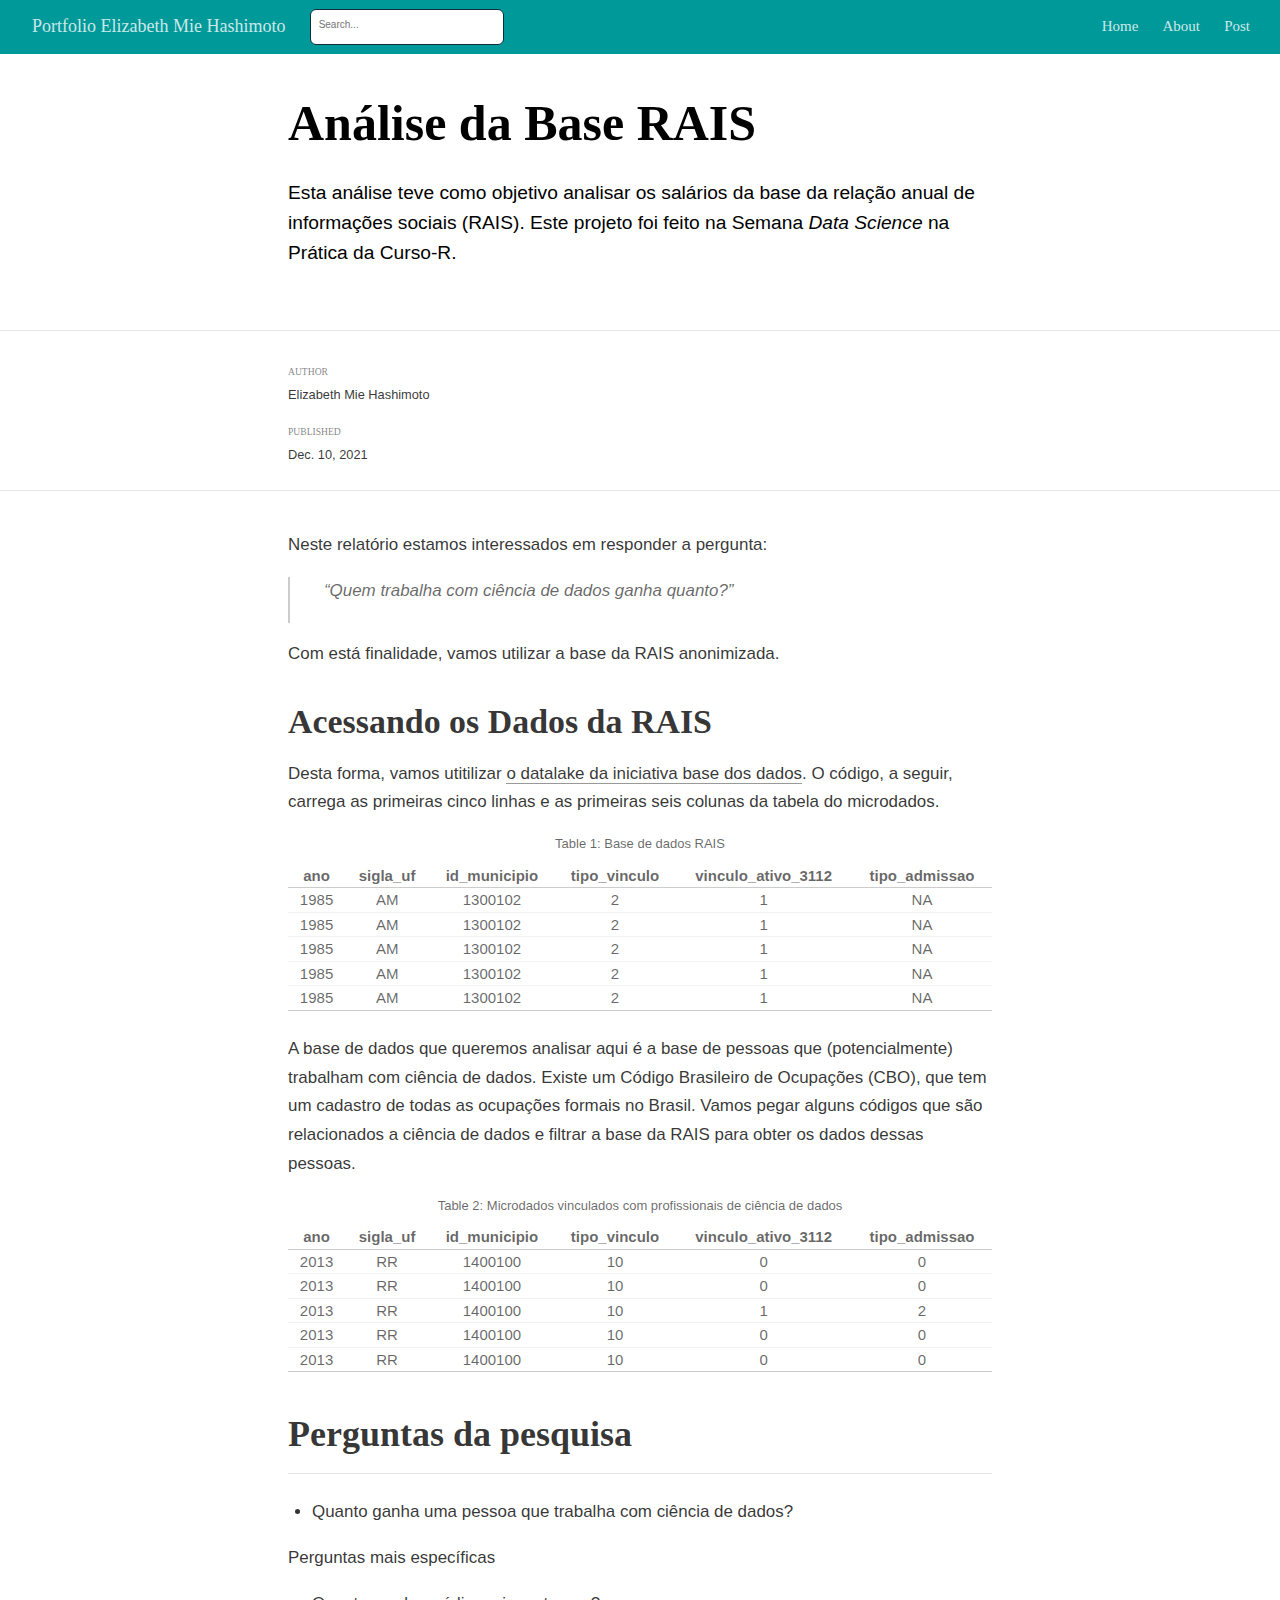
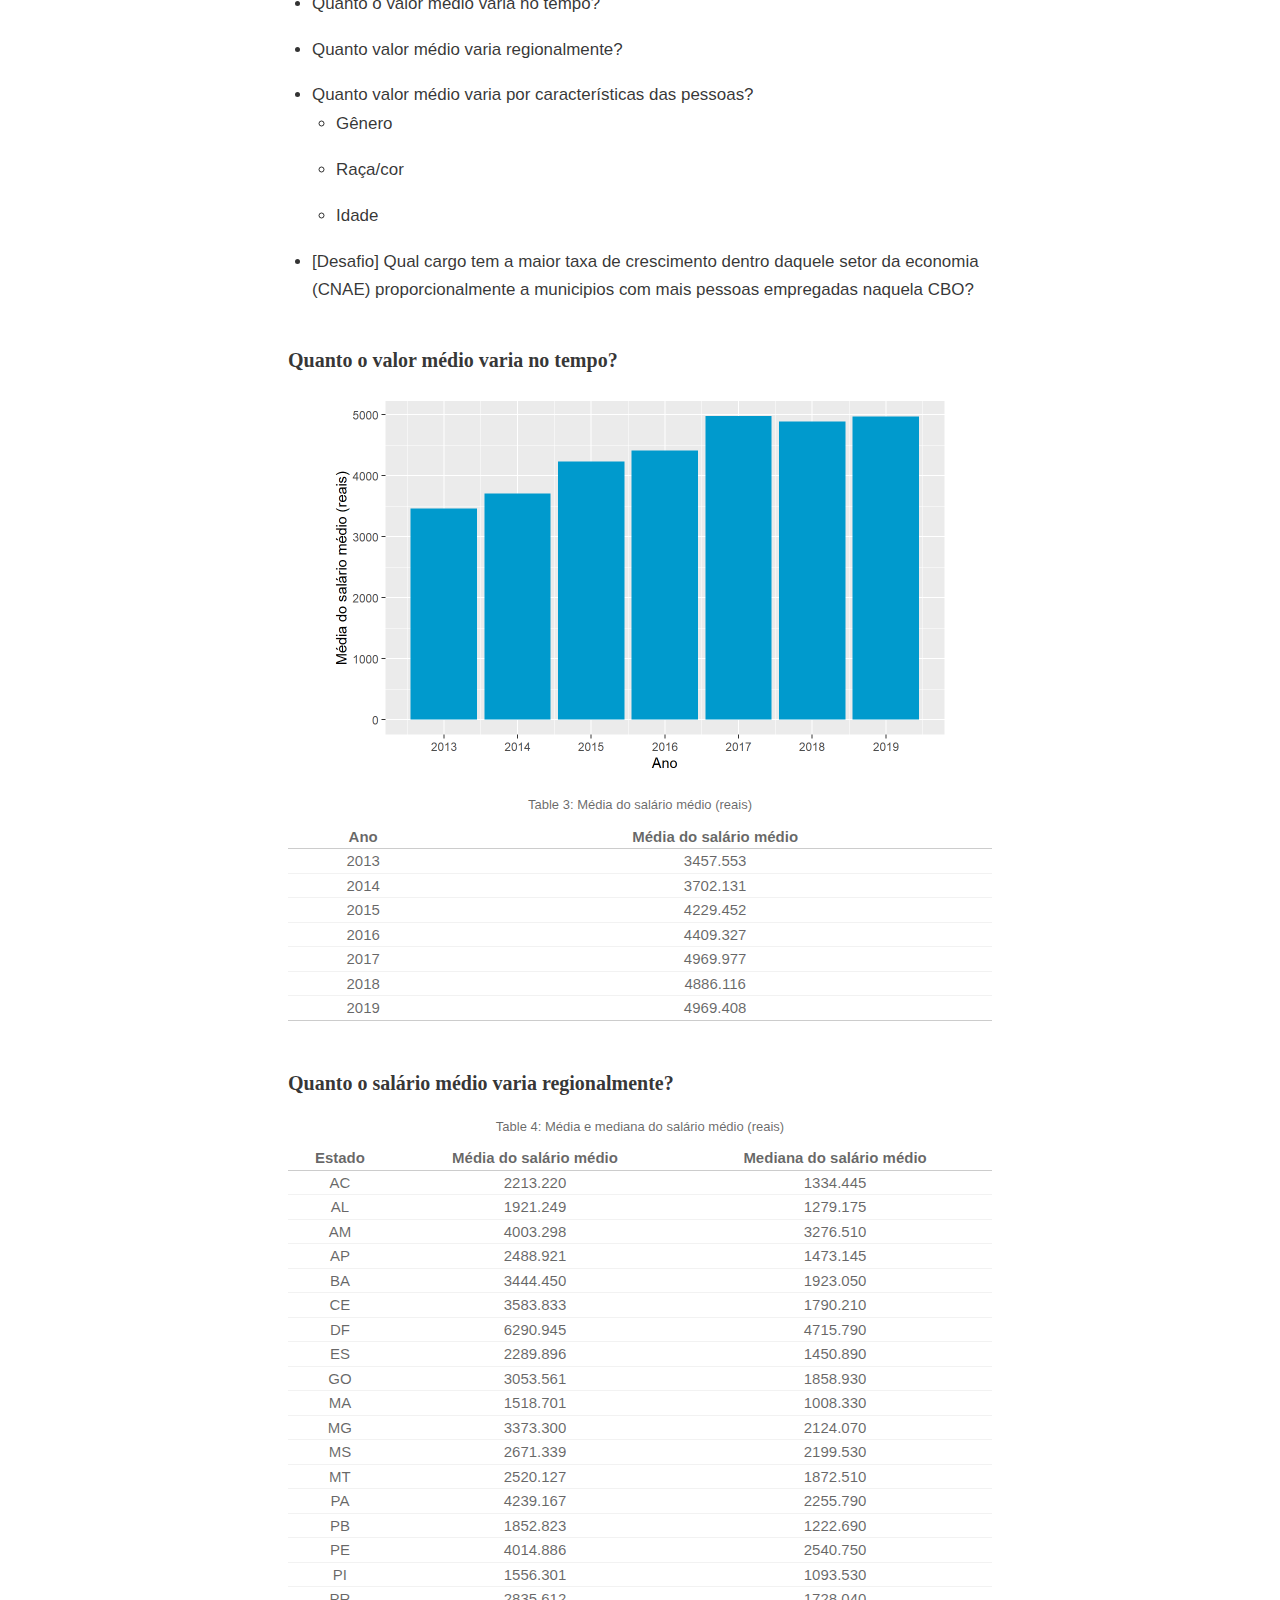
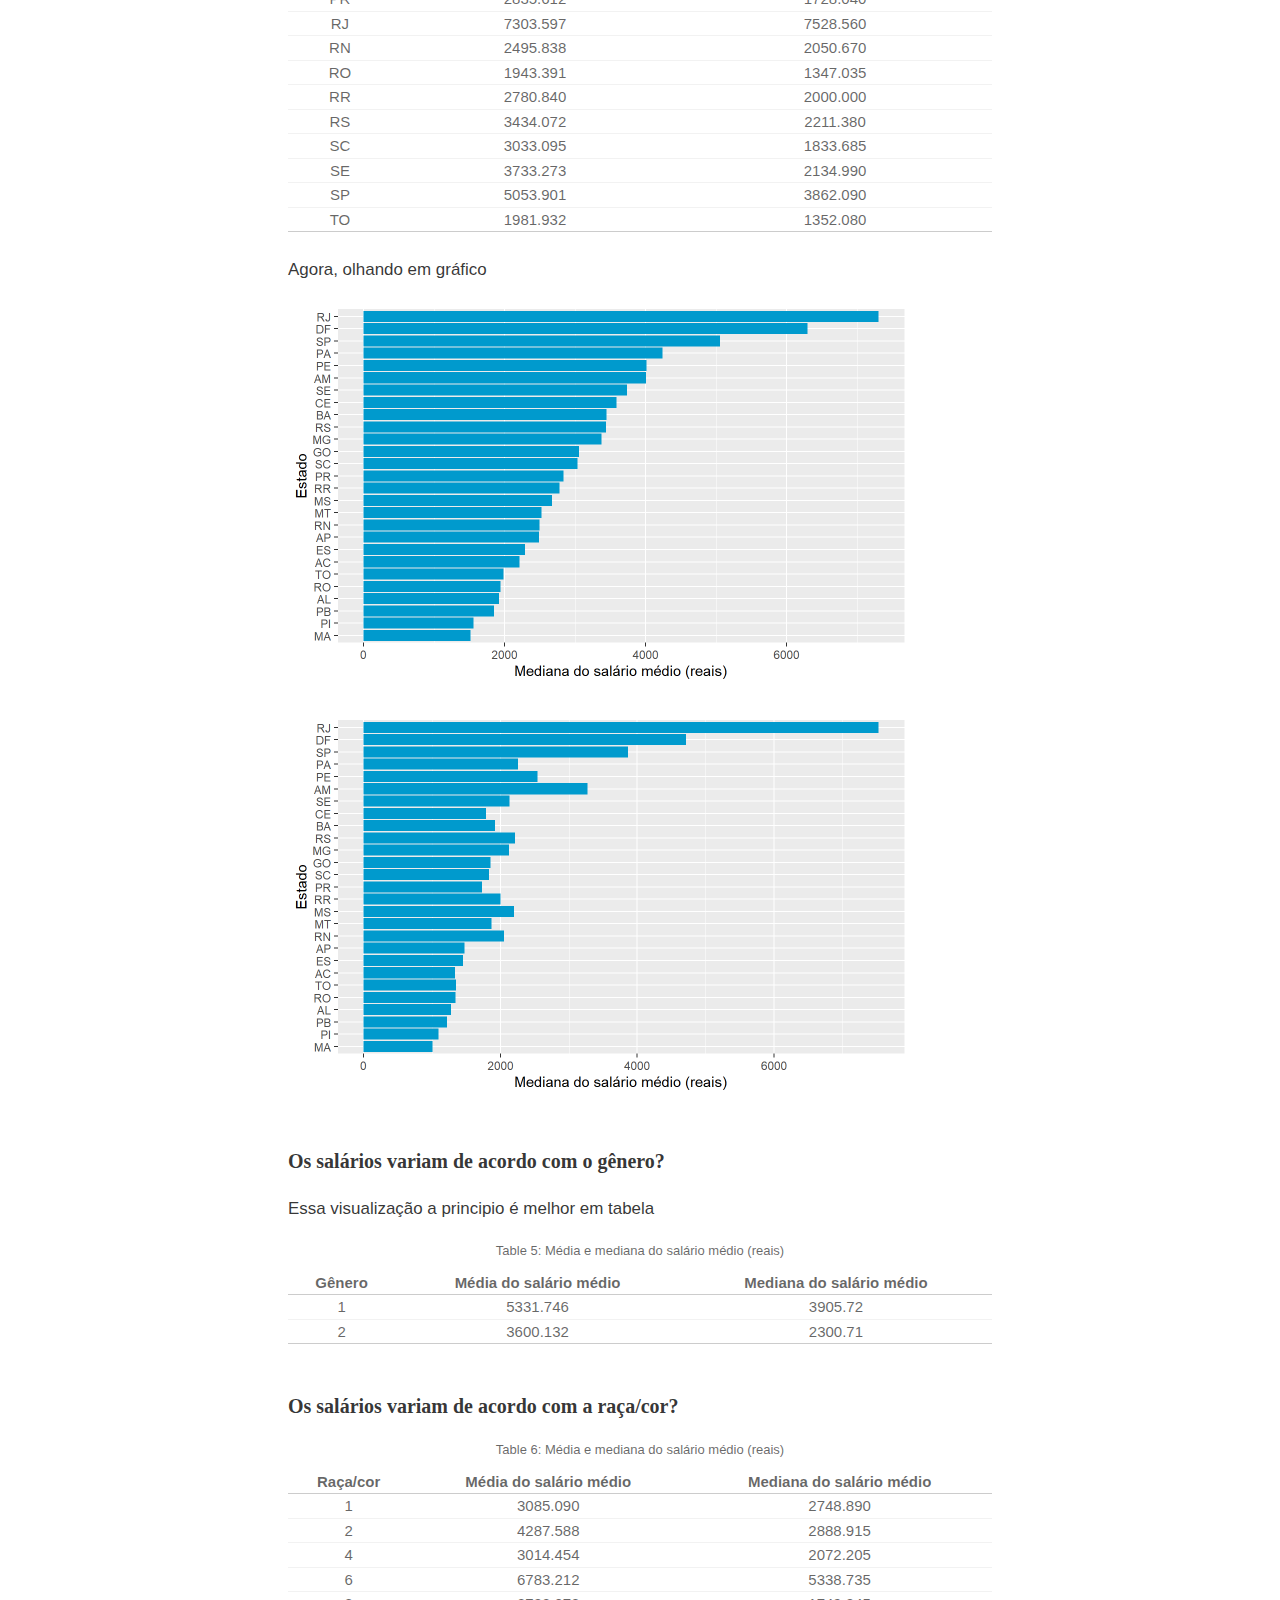
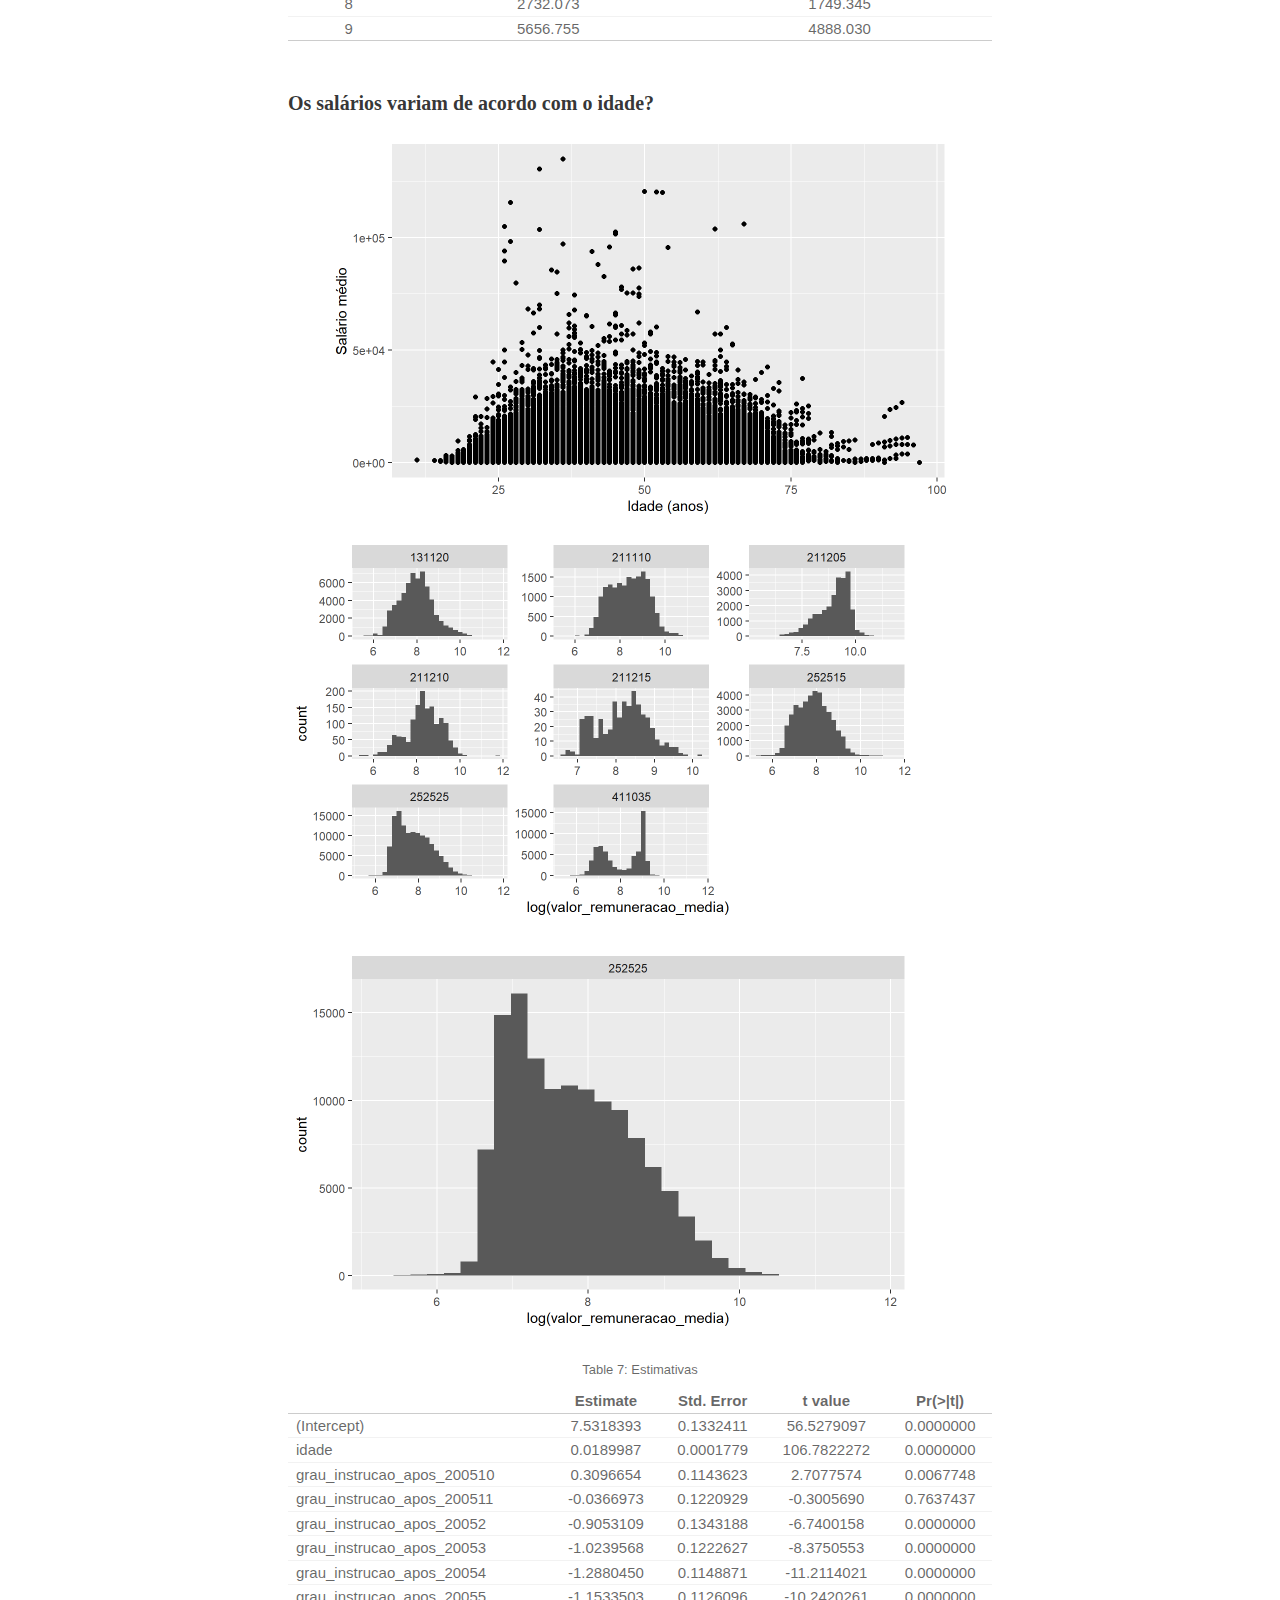
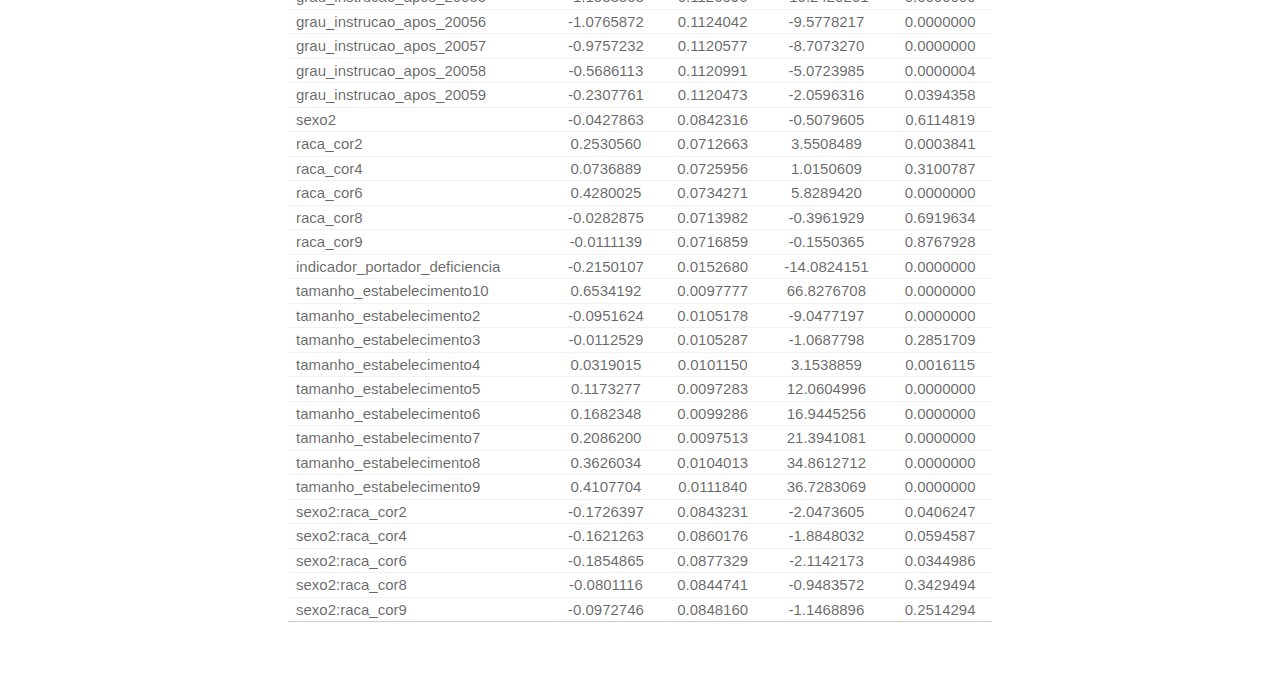
<file: docs/posts/2021-12-10-analiserais/index.html>
<!DOCTYPE html>

<html xmlns="http://www.w3.org/1999/xhtml" lang="" xml:lang="">

<head>
  <meta charset="utf-8"/>
  <meta name="viewport" content="width=device-width, initial-scale=1"/>
  <meta http-equiv="X-UA-Compatible" content="IE=Edge,chrome=1"/>
  <meta name="generator" content="distill" />

  <style type="text/css">
  /* Hide doc at startup (prevent jankiness while JS renders/transforms) */
  body {
    visibility: hidden;
  }
  </style>

 <!--radix_placeholder_import_source-->
 <!--/radix_placeholder_import_source-->

<style type="text/css">code{white-space: pre;}</style>
<style type="text/css" data-origin="pandoc">
pre > code.sourceCode { white-space: pre; position: relative; }
pre > code.sourceCode > span { display: inline-block; line-height: 1.25; }
pre > code.sourceCode > span:empty { height: 1.2em; }
.sourceCode { overflow: visible; }
code.sourceCode > span { color: inherit; text-decoration: inherit; }
div.sourceCode { margin: 1em 0; }
pre.sourceCode { margin: 0; }
@media screen {
div.sourceCode { overflow: auto; }
}
@media print {
pre > code.sourceCode { white-space: pre-wrap; }
pre > code.sourceCode > span { text-indent: -5em; padding-left: 5em; }
}
pre.numberSource code
  { counter-reset: source-line 0; }
pre.numberSource code > span
  { position: relative; left: -4em; counter-increment: source-line; }
pre.numberSource code > span > a:first-child::before
  { content: counter(source-line);
    position: relative; left: -1em; text-align: right; vertical-align: baseline;
    border: none; display: inline-block;
    -webkit-touch-callout: none; -webkit-user-select: none;
    -khtml-user-select: none; -moz-user-select: none;
    -ms-user-select: none; user-select: none;
    padding: 0 4px; width: 4em;
    color: #aaaaaa;
  }
pre.numberSource { margin-left: 3em; border-left: 1px solid #aaaaaa;  padding-left: 4px; }
div.sourceCode
  {   }
@media screen {
pre > code.sourceCode > span > a:first-child::before { text-decoration: underline; }
}
code span.al { color: #ad0000; } /* Alert */
code span.an { color: #5e5e5e; } /* Annotation */
code span.at { } /* Attribute */
code span.bn { color: #ad0000; } /* BaseN */
code span.bu { } /* BuiltIn */
code span.cf { color: #007ba5; } /* ControlFlow */
code span.ch { color: #20794d; } /* Char */
code span.cn { color: #8f5902; } /* Constant */
code span.co { color: #5e5e5e; } /* Comment */
code span.cv { color: #5e5e5e; font-style: italic; } /* CommentVar */
code span.do { color: #5e5e5e; font-style: italic; } /* Documentation */
code span.dt { color: #ad0000; } /* DataType */
code span.dv { color: #ad0000; } /* DecVal */
code span.er { color: #ad0000; } /* Error */
code span.ex { } /* Extension */
code span.fl { color: #ad0000; } /* Float */
code span.fu { color: #4758ab; } /* Function */
code span.im { } /* Import */
code span.in { color: #5e5e5e; } /* Information */
code span.kw { color: #007ba5; } /* Keyword */
code span.op { color: #5e5e5e; } /* Operator */
code span.ot { color: #007ba5; } /* Other */
code span.pp { color: #ad0000; } /* Preprocessor */
code span.sc { color: #5e5e5e; } /* SpecialChar */
code span.ss { color: #20794d; } /* SpecialString */
code span.st { color: #20794d; } /* String */
code span.va { color: #111111; } /* Variable */
code span.vs { color: #20794d; } /* VerbatimString */
code span.wa { color: #5e5e5e; font-style: italic; } /* Warning */
</style>


  <!--radix_placeholder_meta_tags-->
<title>Portfolio Elizabeth Mie Hashimoto: Análise da Base RAIS</title>

<meta property="description" itemprop="description" content="Esta análise teve como objetivo analisar os salários da base da relação anual de informações sociais (RAIS). Este projeto foi feito na Semana *Data Science* na Prática da Curso-R."/>


<!--  https://schema.org/Article -->
<meta property="article:published" itemprop="datePublished" content="2021-12-10"/>
<meta property="article:created" itemprop="dateCreated" content="2021-12-10"/>
<meta name="article:author" content="Elizabeth Mie Hashimoto"/>

<!--  https://developers.facebook.com/docs/sharing/webmasters#markup -->
<meta property="og:title" content="Portfolio Elizabeth Mie Hashimoto: Análise da Base RAIS"/>
<meta property="og:type" content="article"/>
<meta property="og:description" content="Esta análise teve como objetivo analisar os salários da base da relação anual de informações sociais (RAIS). Este projeto foi feito na Semana *Data Science* na Prática da Curso-R."/>
<meta property="og:locale" content="en_US"/>
<meta property="og:site_name" content="Portfolio Elizabeth Mie Hashimoto"/>

<!--  https://dev.twitter.com/cards/types/summary -->
<meta property="twitter:card" content="summary"/>
<meta property="twitter:title" content="Portfolio Elizabeth Mie Hashimoto: Análise da Base RAIS"/>
<meta property="twitter:description" content="Esta análise teve como objetivo analisar os salários da base da relação anual de informações sociais (RAIS). Este projeto foi feito na Semana *Data Science* na Prática da Curso-R."/>

<!--/radix_placeholder_meta_tags-->
  <!--radix_placeholder_rmarkdown_metadata-->

<script type="text/json" id="radix-rmarkdown-metadata">
{"type":"list","attributes":{"names":{"type":"character","attributes":{},"value":["title","description","author","date","output"]}},"value":[{"type":"character","attributes":{},"value":["Análise da Base RAIS"]},{"type":"character","attributes":{},"value":["Esta análise teve como objetivo analisar os salários da base da relação anual de informações sociais (RAIS). Este projeto foi feito na Semana *Data Science* na Prática da Curso-R."]},{"type":"list","attributes":{},"value":[{"type":"list","attributes":{"names":{"type":"character","attributes":{},"value":["name"]}},"value":[{"type":"character","attributes":{},"value":["Elizabeth Mie Hashimoto"]}]}]},{"type":"character","attributes":{},"value":["2021-12-10"]},{"type":"list","attributes":{"names":{"type":"character","attributes":{},"value":["distill::distill_article"]}},"value":[{"type":"list","attributes":{"names":{"type":"character","attributes":{},"value":["self_contained"]}},"value":[{"type":"logical","attributes":{},"value":[false]}]}]}]}
</script>
<!--/radix_placeholder_rmarkdown_metadata-->
  
  <script type="text/json" id="radix-resource-manifest">
  {"type":"character","attributes":{},"value":["analiserais_files/anchor-4.2.2/anchor.min.js","analiserais_files/bowser-1.9.3/bowser.min.js","analiserais_files/distill-2.2.21/template.v2.js","analiserais_files/figure-html5/unnamed-chunk-10-1.png","analiserais_files/figure-html5/unnamed-chunk-11-1.png","analiserais_files/figure-html5/unnamed-chunk-12-1.png","analiserais_files/figure-html5/unnamed-chunk-16-1.png","analiserais_files/figure-html5/unnamed-chunk-17-1.png","analiserais_files/figure-html5/unnamed-chunk-18-1.png","analiserais_files/figure-html5/unnamed-chunk-6-1.png","analiserais_files/header-attrs-2.11/header-attrs.js","analiserais_files/jquery-3.6.0/jquery-3.6.0.js","analiserais_files/jquery-3.6.0/jquery-3.6.0.min.js","analiserais_files/jquery-3.6.0/jquery-3.6.0.min.map","analiserais_files/popper-2.6.0/popper.min.js","analiserais_files/tippy-6.2.7/tippy-bundle.umd.min.js","analiserais_files/tippy-6.2.7/tippy-light-border.css","analiserais_files/tippy-6.2.7/tippy.css","analiserais_files/tippy-6.2.7/tippy.umd.min.js","analiserais_files/webcomponents-2.0.0/webcomponents.js"]}
  </script>
  <!--radix_placeholder_navigation_in_header-->
<meta name="distill:offset" content="../.."/>

<script type="application/javascript">

  window.headroom_prevent_pin = false;

  window.document.addEventListener("DOMContentLoaded", function (event) {

    // initialize headroom for banner
    var header = $('header').get(0);
    var headerHeight = header.offsetHeight;
    var headroom = new Headroom(header, {
      tolerance: 5,
      onPin : function() {
        if (window.headroom_prevent_pin) {
          window.headroom_prevent_pin = false;
          headroom.unpin();
        }
      }
    });
    headroom.init();
    if(window.location.hash)
      headroom.unpin();
    $(header).addClass('headroom--transition');

    // offset scroll location for banner on hash change
    // (see: https://github.com/WickyNilliams/headroom.js/issues/38)
    window.addEventListener("hashchange", function(event) {
      window.scrollTo(0, window.pageYOffset - (headerHeight + 25));
    });

    // responsive menu
    $('.distill-site-header').each(function(i, val) {
      var topnav = $(this);
      var toggle = topnav.find('.nav-toggle');
      toggle.on('click', function() {
        topnav.toggleClass('responsive');
      });
    });

    // nav dropdowns
    $('.nav-dropbtn').click(function(e) {
      $(this).next('.nav-dropdown-content').toggleClass('nav-dropdown-active');
      $(this).parent().siblings('.nav-dropdown')
         .children('.nav-dropdown-content').removeClass('nav-dropdown-active');
    });
    $("body").click(function(e){
      $('.nav-dropdown-content').removeClass('nav-dropdown-active');
    });
    $(".nav-dropdown").click(function(e){
      e.stopPropagation();
    });
  });
</script>

<style type="text/css">

/* Theme (user-documented overrideables for nav appearance) */

.distill-site-nav {
  color: rgba(255, 255, 255, 0.8);
  background-color: #0F2E3D;
  font-size: 15px;
  font-weight: 300;
}

.distill-site-nav a {
  color: inherit;
  text-decoration: none;
}

.distill-site-nav a:hover {
  color: white;
}

@media print {
  .distill-site-nav {
    display: none;
  }
}

.distill-site-header {

}

.distill-site-footer {

}


/* Site Header */

.distill-site-header {
  width: 100%;
  box-sizing: border-box;
  z-index: 3;
}

.distill-site-header .nav-left {
  display: inline-block;
  margin-left: 8px;
}

@media screen and (max-width: 768px) {
  .distill-site-header .nav-left {
    margin-left: 0;
  }
}


.distill-site-header .nav-right {
  float: right;
  margin-right: 8px;
}

.distill-site-header a,
.distill-site-header .title {
  display: inline-block;
  text-align: center;
  padding: 14px 10px 14px 10px;
}

.distill-site-header .title {
  font-size: 18px;
  min-width: 150px;
}

.distill-site-header .logo {
  padding: 0;
}

.distill-site-header .logo img {
  display: none;
  max-height: 20px;
  width: auto;
  margin-bottom: -4px;
}

.distill-site-header .nav-image img {
  max-height: 18px;
  width: auto;
  display: inline-block;
  margin-bottom: -3px;
}



@media screen and (min-width: 1000px) {
  .distill-site-header .logo img {
    display: inline-block;
  }
  .distill-site-header .nav-left {
    margin-left: 20px;
  }
  .distill-site-header .nav-right {
    margin-right: 20px;
  }
  .distill-site-header .title {
    padding-left: 12px;
  }
}


.distill-site-header .nav-toggle {
  display: none;
}

.nav-dropdown {
  display: inline-block;
  position: relative;
}

.nav-dropdown .nav-dropbtn {
  border: none;
  outline: none;
  color: rgba(255, 255, 255, 0.8);
  padding: 16px 10px;
  background-color: transparent;
  font-family: inherit;
  font-size: inherit;
  font-weight: inherit;
  margin: 0;
  margin-top: 1px;
  z-index: 2;
}

.nav-dropdown-content {
  display: none;
  position: absolute;
  background-color: white;
  min-width: 200px;
  border: 1px solid rgba(0,0,0,0.15);
  border-radius: 4px;
  box-shadow: 0px 8px 16px 0px rgba(0,0,0,0.1);
  z-index: 1;
  margin-top: 2px;
  white-space: nowrap;
  padding-top: 4px;
  padding-bottom: 4px;
}

.nav-dropdown-content hr {
  margin-top: 4px;
  margin-bottom: 4px;
  border: none;
  border-bottom: 1px solid rgba(0, 0, 0, 0.1);
}

.nav-dropdown-active {
  display: block;
}

.nav-dropdown-content a, .nav-dropdown-content .nav-dropdown-header {
  color: black;
  padding: 6px 24px;
  text-decoration: none;
  display: block;
  text-align: left;
}

.nav-dropdown-content .nav-dropdown-header {
  display: block;
  padding: 5px 24px;
  padding-bottom: 0;
  text-transform: uppercase;
  font-size: 14px;
  color: #999999;
  white-space: nowrap;
}

.nav-dropdown:hover .nav-dropbtn {
  color: white;
}

.nav-dropdown-content a:hover {
  background-color: #ddd;
  color: black;
}

.nav-right .nav-dropdown-content {
  margin-left: -45%;
  right: 0;
}

@media screen and (max-width: 768px) {
  .distill-site-header a, .distill-site-header .nav-dropdown  {display: none;}
  .distill-site-header a.nav-toggle {
    float: right;
    display: block;
  }
  .distill-site-header .title {
    margin-left: 0;
  }
  .distill-site-header .nav-right {
    margin-right: 0;
  }
  .distill-site-header {
    overflow: hidden;
  }
  .nav-right .nav-dropdown-content {
    margin-left: 0;
  }
}


@media screen and (max-width: 768px) {
  .distill-site-header.responsive {position: relative; min-height: 500px; }
  .distill-site-header.responsive a.nav-toggle {
    position: absolute;
    right: 0;
    top: 0;
  }
  .distill-site-header.responsive a,
  .distill-site-header.responsive .nav-dropdown {
    display: block;
    text-align: left;
  }
  .distill-site-header.responsive .nav-left,
  .distill-site-header.responsive .nav-right {
    width: 100%;
  }
  .distill-site-header.responsive .nav-dropdown {float: none;}
  .distill-site-header.responsive .nav-dropdown-content {position: relative;}
  .distill-site-header.responsive .nav-dropdown .nav-dropbtn {
    display: block;
    width: 100%;
    text-align: left;
  }
}

/* Site Footer */

.distill-site-footer {
  width: 100%;
  overflow: hidden;
  box-sizing: border-box;
  z-index: 3;
  margin-top: 30px;
  padding-top: 30px;
  padding-bottom: 30px;
  text-align: center;
}

/* Headroom */

d-title {
  padding-top: 6rem;
}

@media print {
  d-title {
    padding-top: 4rem;
  }
}

.headroom {
  z-index: 1000;
  position: fixed;
  top: 0;
  left: 0;
  right: 0;
}

.headroom--transition {
  transition: all .4s ease-in-out;
}

.headroom--unpinned {
  top: -100px;
}

.headroom--pinned {
  top: 0;
}

/* adjust viewport for navbar height */
/* helps vertically center bootstrap (non-distill) content */
.min-vh-100 {
  min-height: calc(100vh - 100px) !important;
}

</style>

<script src="../../site_libs/jquery-3.6.0/jquery-3.6.0.min.js"></script>
<link href="../../site_libs/font-awesome-5.1.0/css/all.css" rel="stylesheet"/>
<link href="../../site_libs/font-awesome-5.1.0/css/v4-shims.css" rel="stylesheet"/>
<script src="../../site_libs/headroom-0.9.4/headroom.min.js"></script>
<script src="../../site_libs/autocomplete-0.37.1/autocomplete.min.js"></script>
<script src="../../site_libs/fuse-6.4.1/fuse.min.js"></script>

<script type="application/javascript">

function getMeta(metaName) {
  var metas = document.getElementsByTagName('meta');
  for (let i = 0; i < metas.length; i++) {
    if (metas[i].getAttribute('name') === metaName) {
      return metas[i].getAttribute('content');
    }
  }
  return '';
}

function offsetURL(url) {
  var offset = getMeta('distill:offset');
  return offset ? offset + '/' + url : url;
}

function createFuseIndex() {

  // create fuse index
  var options = {
    keys: [
      { name: 'title', weight: 20 },
      { name: 'categories', weight: 15 },
      { name: 'description', weight: 10 },
      { name: 'contents', weight: 5 },
    ],
    ignoreLocation: true,
    threshold: 0
  };
  var fuse = new window.Fuse([], options);

  // fetch the main search.json
  return fetch(offsetURL('search.json'))
    .then(function(response) {
      if (response.status == 200) {
        return response.json().then(function(json) {
          // index main articles
          json.articles.forEach(function(article) {
            fuse.add(article);
          });
          // download collections and index their articles
          return Promise.all(json.collections.map(function(collection) {
            return fetch(offsetURL(collection)).then(function(response) {
              if (response.status === 200) {
                return response.json().then(function(articles) {
                  articles.forEach(function(article) {
                    fuse.add(article);
                  });
                })
              } else {
                return Promise.reject(
                  new Error('Unexpected status from search index request: ' +
                            response.status)
                );
              }
            });
          })).then(function() {
            return fuse;
          });
        });

      } else {
        return Promise.reject(
          new Error('Unexpected status from search index request: ' +
                      response.status)
        );
      }
    });
}

window.document.addEventListener("DOMContentLoaded", function (event) {

  // get search element (bail if we don't have one)
  var searchEl = window.document.getElementById('distill-search');
  if (!searchEl)
    return;

  createFuseIndex()
    .then(function(fuse) {

      // make search box visible
      searchEl.classList.remove('hidden');

      // initialize autocomplete
      var options = {
        autoselect: true,
        hint: false,
        minLength: 2,
      };
      window.autocomplete(searchEl, options, [{
        source: function(query, callback) {
          const searchOptions = {
            isCaseSensitive: false,
            shouldSort: true,
            minMatchCharLength: 2,
            limit: 10,
          };
          var results = fuse.search(query, searchOptions);
          callback(results
            .map(function(result) { return result.item; })
          );
        },
        templates: {
          suggestion: function(suggestion) {
            var img = suggestion.preview && Object.keys(suggestion.preview).length > 0
              ? `<img src="${offsetURL(suggestion.preview)}"</img>`
              : '';
            var html = `
              <div class="search-item">
                <h3>${suggestion.title}</h3>
                <div class="search-item-description">
                  ${suggestion.description || ''}
                </div>
                <div class="search-item-preview">
                  ${img}
                </div>
              </div>
            `;
            return html;
          }
        }
      }]).on('autocomplete:selected', function(event, suggestion) {
        window.location.href = offsetURL(suggestion.path);
      });
      // remove inline display style on autocompleter (we want to
      // manage responsive display via css)
      $('.algolia-autocomplete').css("display", "");
    })
    .catch(function(error) {
      console.log(error);
    });

});

</script>

<style type="text/css">

.nav-search {
  font-size: x-small;
}

/* Algolioa Autocomplete */

.algolia-autocomplete {
  display: inline-block;
  margin-left: 10px;
  vertical-align: sub;
  background-color: white;
  color: black;
  padding: 6px;
  padding-top: 8px;
  padding-bottom: 0;
  border-radius: 6px;
  border: 1px #0F2E3D solid;
  width: 180px;
}


@media screen and (max-width: 768px) {
  .distill-site-nav .algolia-autocomplete {
    display: none;
    visibility: hidden;
  }
  .distill-site-nav.responsive .algolia-autocomplete {
    display: inline-block;
    visibility: visible;
  }
  .distill-site-nav.responsive .algolia-autocomplete .aa-dropdown-menu {
    margin-left: 0;
    width: 400px;
    max-height: 400px;
  }
}

.algolia-autocomplete .aa-input, .algolia-autocomplete .aa-hint {
  width: 90%;
  outline: none;
  border: none;
}

.algolia-autocomplete .aa-hint {
  color: #999;
}
.algolia-autocomplete .aa-dropdown-menu {
  width: 550px;
  max-height: 70vh;
  overflow-x: visible;
  overflow-y: scroll;
  padding: 5px;
  margin-top: 3px;
  margin-left: -150px;
  background-color: #fff;
  border-radius: 5px;
  border: 1px solid #999;
  border-top: none;
}

.algolia-autocomplete .aa-dropdown-menu .aa-suggestion {
  cursor: pointer;
  padding: 5px 4px;
  border-bottom: 1px solid #eee;
}

.algolia-autocomplete .aa-dropdown-menu .aa-suggestion:last-of-type {
  border-bottom: none;
  margin-bottom: 2px;
}

.algolia-autocomplete .aa-dropdown-menu .aa-suggestion .search-item {
  overflow: hidden;
  font-size: 0.8em;
  line-height: 1.4em;
}

.algolia-autocomplete .aa-dropdown-menu .aa-suggestion .search-item h3 {
  font-size: 1rem;
  margin-block-start: 0;
  margin-block-end: 5px;
}

.algolia-autocomplete .aa-dropdown-menu .aa-suggestion .search-item-description {
  display: inline-block;
  overflow: hidden;
  height: 2.8em;
  width: 80%;
  margin-right: 4%;
}

.algolia-autocomplete .aa-dropdown-menu .aa-suggestion .search-item-preview {
  display: inline-block;
  width: 15%;
}

.algolia-autocomplete .aa-dropdown-menu .aa-suggestion .search-item-preview img {
  height: 3em;
  width: auto;
  display: none;
}

.algolia-autocomplete .aa-dropdown-menu .aa-suggestion .search-item-preview img[src] {
  display: initial;
}

.algolia-autocomplete .aa-dropdown-menu .aa-suggestion.aa-cursor {
  background-color: #eee;
}
.algolia-autocomplete .aa-dropdown-menu .aa-suggestion em {
  font-weight: bold;
  font-style: normal;
}

</style>


<!--/radix_placeholder_navigation_in_header-->
  <!--radix_placeholder_distill-->

<style type="text/css">

body {
  background-color: white;
}

.pandoc-table {
  width: 100%;
}

.pandoc-table>caption {
  margin-bottom: 10px;
}

.pandoc-table th:not([align]) {
  text-align: left;
}

.pagedtable-footer {
  font-size: 15px;
}

d-byline .byline {
  grid-template-columns: 2fr 2fr;
}

d-byline .byline h3 {
  margin-block-start: 1.5em;
}

d-byline .byline .authors-affiliations h3 {
  margin-block-start: 0.5em;
}

.authors-affiliations .orcid-id {
  width: 16px;
  height:16px;
  margin-left: 4px;
  margin-right: 4px;
  vertical-align: middle;
  padding-bottom: 2px;
}

d-title .dt-tags {
  margin-top: 1em;
  grid-column: text;
}

.dt-tags .dt-tag {
  text-decoration: none;
  display: inline-block;
  color: rgba(0,0,0,0.6);
  padding: 0em 0.4em;
  margin-right: 0.5em;
  margin-bottom: 0.4em;
  font-size: 70%;
  border: 1px solid rgba(0,0,0,0.2);
  border-radius: 3px;
  text-transform: uppercase;
  font-weight: 500;
}

d-article table.gt_table td,
d-article table.gt_table th {
  border-bottom: none;
}

.html-widget {
  margin-bottom: 2.0em;
}

.l-screen-inset {
  padding-right: 16px;
}

.l-screen .caption {
  margin-left: 10px;
}

.shaded {
  background: rgb(247, 247, 247);
  padding-top: 20px;
  padding-bottom: 20px;
  border-top: 1px solid rgba(0, 0, 0, 0.1);
  border-bottom: 1px solid rgba(0, 0, 0, 0.1);
}

.shaded .html-widget {
  margin-bottom: 0;
  border: 1px solid rgba(0, 0, 0, 0.1);
}

.shaded .shaded-content {
  background: white;
}

.text-output {
  margin-top: 0;
  line-height: 1.5em;
}

.hidden {
  display: none !important;
}

d-article {
  padding-top: 2.5rem;
  padding-bottom: 30px;
}

d-appendix {
  padding-top: 30px;
}

d-article>p>img {
  width: 100%;
}

d-article h2 {
  margin: 1rem 0 1.5rem 0;
}

d-article h3 {
  margin-top: 1.5rem;
}

d-article iframe {
  border: 1px solid rgba(0, 0, 0, 0.1);
  margin-bottom: 2.0em;
  width: 100%;
}

/* Tweak code blocks */

d-article div.sourceCode code,
d-article pre code {
  font-family: Consolas, Monaco, 'Andale Mono', 'Ubuntu Mono', monospace;
}

d-article pre,
d-article div.sourceCode,
d-article div.sourceCode pre {
  overflow: auto;
}

d-article div.sourceCode {
  background-color: white;
}

d-article div.sourceCode pre {
  padding-left: 10px;
  font-size: 12px;
  border-left: 2px solid rgba(0,0,0,0.1);
}

d-article pre {
  font-size: 12px;
  color: black;
  background: none;
  margin-top: 0;
  text-align: left;
  white-space: pre;
  word-spacing: normal;
  word-break: normal;
  word-wrap: normal;
  line-height: 1.5;

  -moz-tab-size: 4;
  -o-tab-size: 4;
  tab-size: 4;

  -webkit-hyphens: none;
  -moz-hyphens: none;
  -ms-hyphens: none;
  hyphens: none;
}

d-article pre a {
  border-bottom: none;
}

d-article pre a:hover {
  border-bottom: none;
  text-decoration: underline;
}

d-article details {
  grid-column: text;
  margin-bottom: 0.8em;
}

@media(min-width: 768px) {

d-article pre,
d-article div.sourceCode,
d-article div.sourceCode pre {
  overflow: visible !important;
}

d-article div.sourceCode pre {
  padding-left: 18px;
  font-size: 14px;
}

d-article pre {
  font-size: 14px;
}

}

figure img.external {
  background: white;
  border: 1px solid rgba(0, 0, 0, 0.1);
  box-shadow: 0 1px 8px rgba(0, 0, 0, 0.1);
  padding: 18px;
  box-sizing: border-box;
}

/* CSS for d-contents */

.d-contents {
  grid-column: text;
  color: rgba(0,0,0,0.8);
  font-size: 0.9em;
  padding-bottom: 1em;
  margin-bottom: 1em;
  padding-bottom: 0.5em;
  margin-bottom: 1em;
  padding-left: 0.25em;
  justify-self: start;
}

@media(min-width: 1000px) {
  .d-contents.d-contents-float {
    height: 0;
    grid-column-start: 1;
    grid-column-end: 4;
    justify-self: center;
    padding-right: 3em;
    padding-left: 2em;
  }
}

.d-contents nav h3 {
  font-size: 18px;
  margin-top: 0;
  margin-bottom: 1em;
}

.d-contents li {
  list-style-type: none
}

.d-contents nav > ul {
  padding-left: 0;
}

.d-contents ul {
  padding-left: 1em
}

.d-contents nav ul li {
  margin-top: 0.6em;
  margin-bottom: 0.2em;
}

.d-contents nav a {
  font-size: 13px;
  border-bottom: none;
  text-decoration: none
  color: rgba(0, 0, 0, 0.8);
}

.d-contents nav a:hover {
  text-decoration: underline solid rgba(0, 0, 0, 0.6)
}

.d-contents nav > ul > li > a {
  font-weight: 600;
}

.d-contents nav > ul > li > ul {
  font-weight: inherit;
}

.d-contents nav > ul > li > ul > li {
  margin-top: 0.2em;
}


.d-contents nav ul {
  margin-top: 0;
  margin-bottom: 0.25em;
}

.d-article-with-toc h2:nth-child(2) {
  margin-top: 0;
}


/* Figure */

.figure {
  position: relative;
  margin-bottom: 2.5em;
  margin-top: 1.5em;
}

.figure img {
  width: 100%;
}

.figure .caption {
  color: rgba(0, 0, 0, 0.6);
  font-size: 12px;
  line-height: 1.5em;
}

.figure img.external {
  background: white;
  border: 1px solid rgba(0, 0, 0, 0.1);
  box-shadow: 0 1px 8px rgba(0, 0, 0, 0.1);
  padding: 18px;
  box-sizing: border-box;
}

.figure .caption a {
  color: rgba(0, 0, 0, 0.6);
}

.figure .caption b,
.figure .caption strong, {
  font-weight: 600;
  color: rgba(0, 0, 0, 1.0);
}

/* Citations */

d-article .citation {
  color: inherit;
  cursor: inherit;
}

div.hanging-indent{
  margin-left: 1em; text-indent: -1em;
}

/* Citation hover box */

.tippy-box[data-theme~=light-border] {
  background-color: rgba(250, 250, 250, 0.95);
}

.tippy-content > p {
  margin-bottom: 0;
  padding: 2px;
}


/* Tweak 1000px media break to show more text */

@media(min-width: 1000px) {
  .base-grid,
  distill-header,
  d-title,
  d-abstract,
  d-article,
  d-appendix,
  distill-appendix,
  d-byline,
  d-footnote-list,
  d-citation-list,
  distill-footer {
    grid-template-columns: [screen-start] 1fr [page-start kicker-start] 80px [middle-start] 50px [text-start kicker-end] 65px 65px 65px 65px 65px 65px 65px 65px [text-end gutter-start] 65px [middle-end] 65px [page-end gutter-end] 1fr [screen-end];
    grid-column-gap: 16px;
  }

  .grid {
    grid-column-gap: 16px;
  }

  d-article {
    font-size: 1.06rem;
    line-height: 1.7em;
  }
  figure .caption, .figure .caption, figure figcaption {
    font-size: 13px;
  }
}

@media(min-width: 1180px) {
  .base-grid,
  distill-header,
  d-title,
  d-abstract,
  d-article,
  d-appendix,
  distill-appendix,
  d-byline,
  d-footnote-list,
  d-citation-list,
  distill-footer {
    grid-template-columns: [screen-start] 1fr [page-start kicker-start] 60px [middle-start] 60px [text-start kicker-end] 60px 60px 60px 60px 60px 60px 60px 60px [text-end gutter-start] 60px [middle-end] 60px [page-end gutter-end] 1fr [screen-end];
    grid-column-gap: 32px;
  }

  .grid {
    grid-column-gap: 32px;
  }
}


/* Get the citation styles for the appendix (not auto-injected on render since
   we do our own rendering of the citation appendix) */

d-appendix .citation-appendix,
.d-appendix .citation-appendix {
  font-size: 11px;
  line-height: 15px;
  border-left: 1px solid rgba(0, 0, 0, 0.1);
  padding-left: 18px;
  border: 1px solid rgba(0,0,0,0.1);
  background: rgba(0, 0, 0, 0.02);
  padding: 10px 18px;
  border-radius: 3px;
  color: rgba(150, 150, 150, 1);
  overflow: hidden;
  margin-top: -12px;
  white-space: pre-wrap;
  word-wrap: break-word;
}

/* Include appendix styles here so they can be overridden */

d-appendix {
  contain: layout style;
  font-size: 0.8em;
  line-height: 1.7em;
  margin-top: 60px;
  margin-bottom: 0;
  border-top: 1px solid rgba(0, 0, 0, 0.1);
  color: rgba(0,0,0,0.5);
  padding-top: 60px;
  padding-bottom: 48px;
}

d-appendix h3 {
  grid-column: page-start / text-start;
  font-size: 15px;
  font-weight: 500;
  margin-top: 1em;
  margin-bottom: 0;
  color: rgba(0,0,0,0.65);
}

d-appendix h3 + * {
  margin-top: 1em;
}

d-appendix ol {
  padding: 0 0 0 15px;
}

@media (min-width: 768px) {
  d-appendix ol {
    padding: 0 0 0 30px;
    margin-left: -30px;
  }
}

d-appendix li {
  margin-bottom: 1em;
}

d-appendix a {
  color: rgba(0, 0, 0, 0.6);
}

d-appendix > * {
  grid-column: text;
}

d-appendix > d-footnote-list,
d-appendix > d-citation-list,
d-appendix > distill-appendix {
  grid-column: screen;
}

/* Include footnote styles here so they can be overridden */

d-footnote-list {
  contain: layout style;
}

d-footnote-list > * {
  grid-column: text;
}

d-footnote-list a.footnote-backlink {
  color: rgba(0,0,0,0.3);
  padding-left: 0.5em;
}



/* Anchor.js */

.anchorjs-link {
  /*transition: all .25s linear; */
  text-decoration: none;
  border-bottom: none;
}
*:hover > .anchorjs-link {
  margin-left: -1.125em !important;
  text-decoration: none;
  border-bottom: none;
}

/* Social footer */

.social_footer {
  margin-top: 30px;
  margin-bottom: 0;
  color: rgba(0,0,0,0.67);
}

.disqus-comments {
  margin-right: 30px;
}

.disqus-comment-count {
  border-bottom: 1px solid rgba(0, 0, 0, 0.4);
  cursor: pointer;
}

#disqus_thread {
  margin-top: 30px;
}

.article-sharing a {
  border-bottom: none;
  margin-right: 8px;
}

.article-sharing a:hover {
  border-bottom: none;
}

.sidebar-section.subscribe {
  font-size: 12px;
  line-height: 1.6em;
}

.subscribe p {
  margin-bottom: 0.5em;
}


.article-footer .subscribe {
  font-size: 15px;
  margin-top: 45px;
}


.sidebar-section.custom {
  font-size: 12px;
  line-height: 1.6em;
}

.custom p {
  margin-bottom: 0.5em;
}

/* Styles for listing layout (hide title) */
.layout-listing d-title, .layout-listing .d-title {
  display: none;
}

/* Styles for posts lists (not auto-injected) */


.posts-with-sidebar {
  padding-left: 45px;
  padding-right: 45px;
}

.posts-list .description h2,
.posts-list .description p {
  font-family: -apple-system, BlinkMacSystemFont, "Segoe UI", Roboto, Oxygen, Ubuntu, Cantarell, "Fira Sans", "Droid Sans", "Helvetica Neue", Arial, sans-serif;
}

.posts-list .description h2 {
  font-weight: 700;
  border-bottom: none;
  padding-bottom: 0;
}

.posts-list h2.post-tag {
  border-bottom: 1px solid rgba(0, 0, 0, 0.2);
  padding-bottom: 12px;
}
.posts-list {
  margin-top: 60px;
  margin-bottom: 24px;
}

.posts-list .post-preview {
  text-decoration: none;
  overflow: hidden;
  display: block;
  border-bottom: 1px solid rgba(0, 0, 0, 0.1);
  padding: 24px 0;
}

.post-preview-last {
  border-bottom: none !important;
}

.posts-list .posts-list-caption {
  grid-column: screen;
  font-weight: 400;
}

.posts-list .post-preview h2 {
  margin: 0 0 6px 0;
  line-height: 1.2em;
  font-style: normal;
  font-size: 24px;
}

.posts-list .post-preview p {
  margin: 0 0 12px 0;
  line-height: 1.4em;
  font-size: 16px;
}

.posts-list .post-preview .thumbnail {
  box-sizing: border-box;
  margin-bottom: 24px;
  position: relative;
  max-width: 500px;
}
.posts-list .post-preview img {
  width: 100%;
  display: block;
}

.posts-list .metadata {
  font-size: 12px;
  line-height: 1.4em;
  margin-bottom: 18px;
}

.posts-list .metadata > * {
  display: inline-block;
}

.posts-list .metadata .publishedDate {
  margin-right: 2em;
}

.posts-list .metadata .dt-authors {
  display: block;
  margin-top: 0.3em;
  margin-right: 2em;
}

.posts-list .dt-tags {
  display: block;
  line-height: 1em;
}

.posts-list .dt-tags .dt-tag {
  display: inline-block;
  color: rgba(0,0,0,0.6);
  padding: 0.3em 0.4em;
  margin-right: 0.2em;
  margin-bottom: 0.4em;
  font-size: 60%;
  border: 1px solid rgba(0,0,0,0.2);
  border-radius: 3px;
  text-transform: uppercase;
  font-weight: 500;
}

.posts-list img {
  opacity: 1;
}

.posts-list img[data-src] {
  opacity: 0;
}

.posts-more {
  clear: both;
}


.posts-sidebar {
  font-size: 16px;
}

.posts-sidebar h3 {
  font-size: 16px;
  margin-top: 0;
  margin-bottom: 0.5em;
  font-weight: 400;
  text-transform: uppercase;
}

.sidebar-section {
  margin-bottom: 30px;
}

.categories ul {
  list-style-type: none;
  margin: 0;
  padding: 0;
}

.categories li {
  color: rgba(0, 0, 0, 0.8);
  margin-bottom: 0;
}

.categories li>a {
  border-bottom: none;
}

.categories li>a:hover {
  border-bottom: 1px solid rgba(0, 0, 0, 0.4);
}

.categories .active {
  font-weight: 600;
}

.categories .category-count {
  color: rgba(0, 0, 0, 0.4);
}


@media(min-width: 768px) {
  .posts-list .post-preview h2 {
    font-size: 26px;
  }
  .posts-list .post-preview .thumbnail {
    float: right;
    width: 30%;
    margin-bottom: 0;
  }
  .posts-list .post-preview .description {
    float: left;
    width: 45%;
  }
  .posts-list .post-preview .metadata {
    float: left;
    width: 20%;
    margin-top: 8px;
  }
  .posts-list .post-preview p {
    margin: 0 0 12px 0;
    line-height: 1.5em;
    font-size: 16px;
  }
  .posts-with-sidebar .posts-list {
    float: left;
    width: 75%;
  }
  .posts-with-sidebar .posts-sidebar {
    float: right;
    width: 20%;
    margin-top: 60px;
    padding-top: 24px;
    padding-bottom: 24px;
  }
}


/* Improve display for browsers without grid (IE/Edge <= 15) */

.downlevel {
  line-height: 1.6em;
  font-family: -apple-system, BlinkMacSystemFont, "Segoe UI", Roboto, Oxygen, Ubuntu, Cantarell, "Fira Sans", "Droid Sans", "Helvetica Neue", Arial, sans-serif;
  margin: 0;
}

.downlevel .d-title {
  padding-top: 6rem;
  padding-bottom: 1.5rem;
}

.downlevel .d-title h1 {
  font-size: 50px;
  font-weight: 700;
  line-height: 1.1em;
  margin: 0 0 0.5rem;
}

.downlevel .d-title p {
  font-weight: 300;
  font-size: 1.2rem;
  line-height: 1.55em;
  margin-top: 0;
}

.downlevel .d-byline {
  padding-top: 0.8em;
  padding-bottom: 0.8em;
  font-size: 0.8rem;
  line-height: 1.8em;
}

.downlevel .section-separator {
  border: none;
  border-top: 1px solid rgba(0, 0, 0, 0.1);
}

.downlevel .d-article {
  font-size: 1.06rem;
  line-height: 1.7em;
  padding-top: 1rem;
  padding-bottom: 2rem;
}


.downlevel .d-appendix {
  padding-left: 0;
  padding-right: 0;
  max-width: none;
  font-size: 0.8em;
  line-height: 1.7em;
  margin-bottom: 0;
  color: rgba(0,0,0,0.5);
  padding-top: 40px;
  padding-bottom: 48px;
}

.downlevel .footnotes ol {
  padding-left: 13px;
}

.downlevel .base-grid,
.downlevel .distill-header,
.downlevel .d-title,
.downlevel .d-abstract,
.downlevel .d-article,
.downlevel .d-appendix,
.downlevel .distill-appendix,
.downlevel .d-byline,
.downlevel .d-footnote-list,
.downlevel .d-citation-list,
.downlevel .distill-footer,
.downlevel .appendix-bottom,
.downlevel .posts-container {
  padding-left: 40px;
  padding-right: 40px;
}

@media(min-width: 768px) {
  .downlevel .base-grid,
  .downlevel .distill-header,
  .downlevel .d-title,
  .downlevel .d-abstract,
  .downlevel .d-article,
  .downlevel .d-appendix,
  .downlevel .distill-appendix,
  .downlevel .d-byline,
  .downlevel .d-footnote-list,
  .downlevel .d-citation-list,
  .downlevel .distill-footer,
  .downlevel .appendix-bottom,
  .downlevel .posts-container {
  padding-left: 150px;
  padding-right: 150px;
  max-width: 900px;
}
}

.downlevel pre code {
  display: block;
  border-left: 2px solid rgba(0, 0, 0, .1);
  padding: 0 0 0 20px;
  font-size: 14px;
}

.downlevel code, .downlevel pre {
  color: black;
  background: none;
  font-family: Consolas, Monaco, 'Andale Mono', 'Ubuntu Mono', monospace;
  text-align: left;
  white-space: pre;
  word-spacing: normal;
  word-break: normal;
  word-wrap: normal;
  line-height: 1.5;

  -moz-tab-size: 4;
  -o-tab-size: 4;
  tab-size: 4;

  -webkit-hyphens: none;
  -moz-hyphens: none;
  -ms-hyphens: none;
  hyphens: none;
}

.downlevel .posts-list .post-preview {
  color: inherit;
}



</style>

<script type="application/javascript">

function is_downlevel_browser() {
  if (bowser.isUnsupportedBrowser({ msie: "12", msedge: "16"},
                                 window.navigator.userAgent)) {
    return true;
  } else {
    return window.load_distill_framework === undefined;
  }
}

// show body when load is complete
function on_load_complete() {

  // add anchors
  if (window.anchors) {
    window.anchors.options.placement = 'left';
    window.anchors.add('d-article > h2, d-article > h3, d-article > h4, d-article > h5');
  }


  // set body to visible
  document.body.style.visibility = 'visible';

  // force redraw for leaflet widgets
  if (window.HTMLWidgets) {
    var maps = window.HTMLWidgets.findAll(".leaflet");
    $.each(maps, function(i, el) {
      var map = this.getMap();
      map.invalidateSize();
      map.eachLayer(function(layer) {
        if (layer instanceof L.TileLayer)
          layer.redraw();
      });
    });
  }

  // trigger 'shown' so htmlwidgets resize
  $('d-article').trigger('shown');
}

function init_distill() {

  init_common();

  // create front matter
  var front_matter = $('<d-front-matter></d-front-matter>');
  $('#distill-front-matter').wrap(front_matter);

  // create d-title
  $('.d-title').changeElementType('d-title');

  // create d-byline
  var byline = $('<d-byline></d-byline>');
  $('.d-byline').replaceWith(byline);

  // create d-article
  var article = $('<d-article></d-article>');
  $('.d-article').wrap(article).children().unwrap();

  // move posts container into article
  $('.posts-container').appendTo($('d-article'));

  // create d-appendix
  $('.d-appendix').changeElementType('d-appendix');

  // flag indicating that we have appendix items
  var appendix = $('.appendix-bottom').children('h3').length > 0;

  // replace footnotes with <d-footnote>
  $('.footnote-ref').each(function(i, val) {
    appendix = true;
    var href = $(this).attr('href');
    var id = href.replace('#', '');
    var fn = $('#' + id);
    var fn_p = $('#' + id + '>p');
    fn_p.find('.footnote-back').remove();
    var text = fn_p.html();
    var dtfn = $('<d-footnote></d-footnote>');
    dtfn.html(text);
    $(this).replaceWith(dtfn);
  });
  // remove footnotes
  $('.footnotes').remove();

  // move refs into #references-listing
  $('#references-listing').replaceWith($('#refs'));

  $('h1.appendix, h2.appendix').each(function(i, val) {
    $(this).changeElementType('h3');
  });
  $('h3.appendix').each(function(i, val) {
    var id = $(this).attr('id');
    $('.d-contents a[href="#' + id + '"]').parent().remove();
    appendix = true;
    $(this).nextUntil($('h1, h2, h3')).addBack().appendTo($('d-appendix'));
  });

  // show d-appendix if we have appendix content
  $("d-appendix").css('display', appendix ? 'grid' : 'none');

  // localize layout chunks to just output
  $('.layout-chunk').each(function(i, val) {

    // capture layout
    var layout = $(this).attr('data-layout');

    // apply layout to markdown level block elements
    var elements = $(this).children().not('details, div.sourceCode, pre, script');
    elements.each(function(i, el) {
      var layout_div = $('<div class="' + layout + '"></div>');
      if (layout_div.hasClass('shaded')) {
        var shaded_content = $('<div class="shaded-content"></div>');
        $(this).wrap(shaded_content);
        $(this).parent().wrap(layout_div);
      } else {
        $(this).wrap(layout_div);
      }
    });


    // unwrap the layout-chunk div
    $(this).children().unwrap();
  });

  // remove code block used to force  highlighting css
  $('.distill-force-highlighting-css').parent().remove();

  // remove empty line numbers inserted by pandoc when using a
  // custom syntax highlighting theme
  $('code.sourceCode a:empty').remove();

  // load distill framework
  load_distill_framework();

  // wait for window.distillRunlevel == 4 to do post processing
  function distill_post_process() {

    if (!window.distillRunlevel || window.distillRunlevel < 4)
      return;

    // hide author/affiliations entirely if we have no authors
    var front_matter = JSON.parse($("#distill-front-matter").html());
    var have_authors = front_matter.authors && front_matter.authors.length > 0;
    if (!have_authors)
      $('d-byline').addClass('hidden');

    // article with toc class
    $('.d-contents').parent().addClass('d-article-with-toc');

    // strip links that point to #
    $('.authors-affiliations').find('a[href="#"]').removeAttr('href');

    // add orcid ids
    $('.authors-affiliations').find('.author').each(function(i, el) {
      var orcid_id = front_matter.authors[i].orcidID;
      if (orcid_id) {
        var a = $('<a></a>');
        a.attr('href', 'https://orcid.org/' + orcid_id);
        var img = $('<img></img>');
        img.addClass('orcid-id');
        img.attr('alt', 'ORCID ID');
        img.attr('src','[data-uri]');
        a.append(img);
        $(this).append(a);
      }
    });

    // hide elements of author/affiliations grid that have no value
    function hide_byline_column(caption) {
      $('d-byline').find('h3:contains("' + caption + '")').parent().css('visibility', 'hidden');
    }

    // affiliations
    var have_affiliations = false;
    for (var i = 0; i<front_matter.authors.length; ++i) {
      var author = front_matter.authors[i];
      if (author.affiliation !== "&nbsp;") {
        have_affiliations = true;
        break;
      }
    }
    if (!have_affiliations)
      $('d-byline').find('h3:contains("Affiliations")').css('visibility', 'hidden');

    // published date
    if (!front_matter.publishedDate)
      hide_byline_column("Published");

    // document object identifier
    var doi = $('d-byline').find('h3:contains("DOI")');
    var doi_p = doi.next().empty();
    if (!front_matter.doi) {
      // if we have a citation and valid citationText then link to that
      if ($('#citation').length > 0 && front_matter.citationText) {
        doi.html('Citation');
        $('<a href="#citation"></a>')
          .text(front_matter.citationText)
          .appendTo(doi_p);
      } else {
        hide_byline_column("DOI");
      }
    } else {
      $('<a></a>')
         .attr('href', "https://doi.org/" + front_matter.doi)
         .html(front_matter.doi)
         .appendTo(doi_p);
    }

     // change plural form of authors/affiliations
    if (front_matter.authors.length === 1) {
      var grid = $('.authors-affiliations');
      grid.children('h3:contains("Authors")').text('Author');
      grid.children('h3:contains("Affiliations")').text('Affiliation');
    }

    // remove d-appendix and d-footnote-list local styles
    $('d-appendix > style:first-child').remove();
    $('d-footnote-list > style:first-child').remove();

    // move appendix-bottom entries to the bottom
    $('.appendix-bottom').appendTo('d-appendix').children().unwrap();
    $('.appendix-bottom').remove();

    // hoverable references
    $('span.citation[data-cites]').each(function() {
      var refs = $(this).attr('data-cites').split(" ");
      var refHtml = refs.map(function(ref) {
        return "<p>" + $('#ref-' + ref).html() + "</p>";
      }).join("\n");
      window.tippy(this, {
        allowHTML: true,
        content: refHtml,
        maxWidth: 500,
        interactive: true,
        interactiveBorder: 10,
        theme: 'light-border',
        placement: 'bottom-start'
      });
    });

    // clear polling timer
    clearInterval(tid);

    // show body now that everything is ready
    on_load_complete();
  }

  var tid = setInterval(distill_post_process, 50);
  distill_post_process();

}

function init_downlevel() {

  init_common();

   // insert hr after d-title
  $('.d-title').after($('<hr class="section-separator"/>'));

  // check if we have authors
  var front_matter = JSON.parse($("#distill-front-matter").html());
  var have_authors = front_matter.authors && front_matter.authors.length > 0;

  // manage byline/border
  if (!have_authors)
    $('.d-byline').remove();
  $('.d-byline').after($('<hr class="section-separator"/>'));
  $('.d-byline a').remove();

  // remove toc
  $('.d-contents').remove();

  // move appendix elements
  $('h1.appendix, h2.appendix').each(function(i, val) {
    $(this).changeElementType('h3');
  });
  $('h3.appendix').each(function(i, val) {
    $(this).nextUntil($('h1, h2, h3')).addBack().appendTo($('.d-appendix'));
  });


  // inject headers into references and footnotes
  var refs_header = $('<h3></h3>');
  refs_header.text('References');
  $('#refs').prepend(refs_header);

  var footnotes_header = $('<h3></h3');
  footnotes_header.text('Footnotes');
  $('.footnotes').children('hr').first().replaceWith(footnotes_header);

  // move appendix-bottom entries to the bottom
  $('.appendix-bottom').appendTo('.d-appendix').children().unwrap();
  $('.appendix-bottom').remove();

  // remove appendix if it's empty
  if ($('.d-appendix').children().length === 0)
    $('.d-appendix').remove();

  // prepend separator above appendix
  $('.d-appendix').before($('<hr class="section-separator" style="clear: both"/>'));

  // trim code
  $('pre>code').each(function(i, val) {
    $(this).html($.trim($(this).html()));
  });

  // move posts-container right before article
  $('.posts-container').insertBefore($('.d-article'));

  $('body').addClass('downlevel');

  on_load_complete();
}


function init_common() {

  // jquery plugin to change element types
  (function($) {
    $.fn.changeElementType = function(newType) {
      var attrs = {};

      $.each(this[0].attributes, function(idx, attr) {
        attrs[attr.nodeName] = attr.nodeValue;
      });

      this.replaceWith(function() {
        return $("<" + newType + "/>", attrs).append($(this).contents());
      });
    };
  })(jQuery);

  // prevent underline for linked images
  $('a > img').parent().css({'border-bottom' : 'none'});

  // mark non-body figures created by knitr chunks as 100% width
  $('.layout-chunk').each(function(i, val) {
    var figures = $(this).find('img, .html-widget');
    if ($(this).attr('data-layout') !== "l-body") {
      figures.css('width', '100%');
    } else {
      figures.css('max-width', '100%');
      figures.filter("[width]").each(function(i, val) {
        var fig = $(this);
        fig.css('width', fig.attr('width') + 'px');
      });

    }
  });

  // auto-append index.html to post-preview links in file: protocol
  // and in rstudio ide preview
  $('.post-preview').each(function(i, val) {
    if (window.location.protocol === "file:")
      $(this).attr('href', $(this).attr('href') + "index.html");
  });

  // get rid of index.html references in header
  if (window.location.protocol !== "file:") {
    $('.distill-site-header a[href]').each(function(i,val) {
      $(this).attr('href', $(this).attr('href').replace("index.html", "./"));
    });
  }

  // add class to pandoc style tables
  $('tr.header').parent('thead').parent('table').addClass('pandoc-table');
  $('.kable-table').children('table').addClass('pandoc-table');

  // add figcaption style to table captions
  $('caption').parent('table').addClass("figcaption");

  // initialize posts list
  if (window.init_posts_list)
    window.init_posts_list();

  // implmement disqus comment link
  $('.disqus-comment-count').click(function() {
    window.headroom_prevent_pin = true;
    $('#disqus_thread').toggleClass('hidden');
    if (!$('#disqus_thread').hasClass('hidden')) {
      var offset = $(this).offset();
      $(window).resize();
      $('html, body').animate({
        scrollTop: offset.top - 35
      });
    }
  });
}

document.addEventListener('DOMContentLoaded', function() {
  if (is_downlevel_browser())
    init_downlevel();
  else
    window.addEventListener('WebComponentsReady', init_distill);
});

</script>

<style type="text/css">
/* base variables */

/* Edit the CSS properties in this file to create a custom
   Distill theme. Only edit values in the right column
   for each row; values shown are the CSS defaults.
   To return any property to the default,
   you may set its value to: unset
   All rows must end with a semi-colon.                      */

/* Optional: embed custom fonts here with `@import`          */
/* This must remain at the top of this file.                 */



html {
  /*-- Main font sizes --*/
  --title-size:      50px;
  --body-size:       1.06rem;
  --code-size:       14px;
  --aside-size:      12px;
  --fig-cap-size:    13px;
  /*-- Main font colors --*/
  --title-color:     #000000;
  --header-color:    rgba(0, 0, 0, 0.8);
  --body-color:      rgba(0, 0, 0, 0.8);
  --aside-color:     rgba(0, 0, 0, 0.6);
  --fig-cap-color:   rgba(0, 0, 0, 0.6);
  /*-- Specify custom fonts ~~~ must be imported above   --*/
  --heading-font:    sans-serif;
  --mono-font:       monospace;
  --body-font:       sans-serif;
  --navbar-font:     sans-serif;  /* websites + blogs only */
}

/*-- ARTICLE METADATA --*/
d-byline {
  --heading-size:    0.6rem;
  --heading-color:   rgba(0, 0, 0, 0.5);
  --body-size:       0.8rem;
  --body-color:      rgba(0, 0, 0, 0.8);
}

/*-- ARTICLE TABLE OF CONTENTS --*/
.d-contents {
  --heading-size:    18px;
  --contents-size:   13px;
}

/*-- ARTICLE APPENDIX --*/
d-appendix {
  --heading-size:    15px;
  --heading-color:   rgba(0, 0, 0, 0.65);
  --text-size:       0.8em;
  --text-color:      rgba(0, 0, 0, 0.5);
}

/*-- WEBSITE HEADER + FOOTER --*/
/* These properties only apply to Distill sites and blogs  */

.distill-site-header {
  --title-size:       18px;
  --text-color:       rgba(255, 255, 255, 0.8);
  --text-size:        15px;
  --hover-color:      white;
  --bkgd-color:       #0F2E3D;
}

.distill-site-footer {
  --text-color:       rgba(255, 255, 255, 0.8);
  --text-size:        15px;
  --hover-color:      white;
  --bkgd-color:       #0F2E3D;
}

/*-- Additional custom styles --*/
/* Add any additional CSS rules below                      */
</style>
<style type="text/css">
/* base variables */

/* Edit the CSS properties in this file to create a custom
   Distill theme. Only edit values in the right column
   for each row; values shown are the CSS defaults.
   To return any property to the default,
   you may set its value to: unset
   All rows must end with a semi-colon.                      */

/* Optional: embed custom fonts here with `@import`          */
/* This must remain at the top of this file.                 */



html {
  /*-- Main font sizes --*/
  --title-size:      50px;
  --body-size:       1.06rem;
  --code-size:       14px;
  --aside-size:      12px;
  --fig-cap-size:    13px;
  /*-- Main font colors --*/
  --title-color:     #000000;
  --header-color:    rgba(0, 0, 0, 0.8);
  --body-color:      rgba(0, 0, 0, 0.8);
  --aside-color:     rgba(0, 0, 0, 0.6);
  --fig-cap-color:   rgba(0, 0, 0, 0.6);
  /*-- Specify custom fonts ~~~ must be imported above   --*/
  --heading-font:    "Amiri", serif;
  --mono-font:       "DM Mono", monospace;
  --body-font:       "Bitter", sans-serif;
  --navbar-font:     "Amiri", serif;  /* websites + blogs only */
}

/*-- ARTICLE METADATA --*/
d-byline {
  --heading-size:    0.6rem;
  --heading-color:   rgba(0, 0, 0, 0.5);
  --body-size:       0.8rem;
  --body-color:      rgba(0, 0, 0, 0.8);
}

/*-- ARTICLE TABLE OF CONTENTS --*/
.d-contents {
  --heading-size:    18px;
  --contents-size:   13px;
}

/*-- ARTICLE APPENDIX --*/
d-appendix {
  --heading-size:    15px;
  --heading-color:   rgba(0, 0, 0, 0.65);
  --text-size:       0.8em;
  --text-color:      rgba(0, 0, 0, 0.5);
}

/*-- WEBSITE HEADER + FOOTER --*/
/* These properties only apply to Distill sites and blogs  */

.distill-site-header {
  --title-size:       18px;
  --text-color:       rgba(255, 255, 255, 0.8);
  --text-size:        15px;
  --hover-color:      white;
  --bkgd-color:       #009999;
}

.distill-site-footer {
  --text-color:       rgba(255, 255, 255, 0.8);
  --text-size:        15px;
  --hover-color:      white;
  --bkgd-color:       #0F2E3D;
}

/*-- Additional custom styles --*/
/* Add any additional CSS rules below                      */
</style>
<style type="text/css">
/* base style */

/* FONT FAMILIES */

:root {
  --heading-default: -apple-system, BlinkMacSystemFont, "Segoe UI", Roboto, Oxygen, Ubuntu, Cantarell, "Fira Sans", "Droid Sans", "Helvetica Neue", Arial, sans-serif;
  --mono-default: Consolas, Monaco, 'Andale Mono', 'Ubuntu Mono', monospace;
  --body-default: -apple-system, BlinkMacSystemFont, "Segoe UI", Roboto, Oxygen, Ubuntu, Cantarell, "Fira Sans", "Droid Sans", "Helvetica Neue", Arial, sans-serif;
}

body,
.posts-list .post-preview p,
.posts-list .description p {
  font-family: var(--body-font), var(--body-default);
}

h1, h2, h3, h4, h5, h6,
.posts-list .post-preview h2,
.posts-list .description h2 {
  font-family: var(--heading-font), var(--heading-default);
}

d-article div.sourceCode code,
d-article pre code {
  font-family: var(--mono-font), var(--mono-default);
}


/*-- TITLE --*/
d-title h1,
.posts-list > h1 {
  color: var(--title-color, black);
}

d-title h1 {
  font-size: var(--title-size, 50px);
}

/*-- HEADERS --*/
d-article h1,
d-article h2,
d-article h3,
d-article h4,
d-article h5,
d-article h6 {
  color: var(--header-color, rgba(0, 0, 0, 0.8));
}

/*-- BODY --*/
d-article > p,  /* only text inside of <p> tags */
d-article > ul, /* lists */
d-article > ol {
  color: var(--body-color, rgba(0, 0, 0, 0.8));
  font-size: var(--body-size, 1.06rem);
}


/*-- CODE --*/
d-article div.sourceCode code,
d-article pre code {
  font-size: var(--code-size, 14px);
}

/*-- ASIDE --*/
d-article aside {
  font-size: var(--aside-size, 12px);
  color: var(--aside-color, rgba(0, 0, 0, 0.6));
}

/*-- FIGURE CAPTIONS --*/
figure .caption,
figure figcaption,
.figure .caption {
  font-size: var(--fig-cap-size, 13px);
  color: var(--fig-cap-color, rgba(0, 0, 0, 0.6));
}

/*-- METADATA --*/
d-byline h3 {
  font-size: var(--heading-size, 0.6rem);
  color: var(--heading-color, rgba(0, 0, 0, 0.5));
}

d-byline {
  font-size: var(--body-size, 0.8rem);
  color: var(--body-color, rgba(0, 0, 0, 0.8));
}

d-byline a,
d-article d-byline a {
  color: var(--body-color, rgba(0, 0, 0, 0.8));
}

/*-- TABLE OF CONTENTS --*/
.d-contents nav h3 {
  font-size: var(--heading-size, 18px);
}

.d-contents nav a {
  font-size: var(--contents-size, 13px);
}

/*-- APPENDIX --*/
d-appendix h3 {
  font-size: var(--heading-size, 15px);
  color: var(--heading-color, rgba(0, 0, 0, 0.65));
}

d-appendix {
  font-size: var(--text-size, 0.8em);
  color: var(--text-color, rgba(0, 0, 0, 0.5));
}

d-appendix d-footnote-list a.footnote-backlink {
  color: var(--text-color, rgba(0, 0, 0, 0.5));
}

/*-- WEBSITE HEADER + FOOTER --*/
.distill-site-header .title {
  font-size: var(--title-size, 18px);
  font-family: var(--navbar-font), var(--heading-default);
}

.distill-site-header a,
.nav-dropdown .nav-dropbtn {
  font-family: var(--navbar-font), var(--heading-default);
}

.nav-dropdown .nav-dropbtn {
  color: var(--text-color, rgba(255, 255, 255, 0.8));
  font-size: var(--text-size, 15px);
}

.distill-site-header a:hover,
.nav-dropdown:hover .nav-dropbtn {
  color: var(--hover-color, white);
}

.distill-site-header {
  font-size: var(--text-size, 15px);
  color: var(--text-color, rgba(255, 255, 255, 0.8));
  background-color: var(--bkgd-color, #0F2E3D);
}

.distill-site-footer {
  font-size: var(--text-size, 15px);
  color: var(--text-color, rgba(255, 255, 255, 0.8));
  background-color: var(--bkgd-color, #0F2E3D);
}

.distill-site-footer a:hover {
  color: var(--hover-color, white);
}</style>
<!--/radix_placeholder_distill-->
  <script src="../../site_libs/header-attrs-2.11/header-attrs.js"></script>
  <script src="../../site_libs/jquery-3.6.0/jquery-3.6.0.min.js"></script>
  <script src="../../site_libs/popper-2.6.0/popper.min.js"></script>
  <link href="../../site_libs/tippy-6.2.7/tippy.css" rel="stylesheet" />
  <link href="../../site_libs/tippy-6.2.7/tippy-light-border.css" rel="stylesheet" />
  <script src="../../site_libs/tippy-6.2.7/tippy.umd.min.js"></script>
  <script src="../../site_libs/anchor-4.2.2/anchor.min.js"></script>
  <script src="../../site_libs/bowser-1.9.3/bowser.min.js"></script>
  <script src="../../site_libs/webcomponents-2.0.0/webcomponents.js"></script>
  <script src="../../site_libs/distill-2.2.21/template.v2.js"></script>
  <!--radix_placeholder_site_in_header-->
<!--/radix_placeholder_site_in_header-->


</head>

<body>

<!--radix_placeholder_front_matter-->

<script id="distill-front-matter" type="text/json">
{"title":"Análise da Base RAIS","description":"Esta análise teve como objetivo analisar os salários da base da relação anual de informações sociais (RAIS). Este projeto foi feito na Semana *Data Science* na Prática da Curso-R.","authors":[{"author":"Elizabeth Mie Hashimoto","authorURL":"#","affiliation":"&nbsp;","affiliationURL":"#","orcidID":""}],"publishedDate":"2021-12-10T00:00:00.000-03:00","citationText":"Hashimoto, 2021"}
</script>

<!--/radix_placeholder_front_matter-->
<!--radix_placeholder_navigation_before_body-->
<header class="header header--fixed" role="banner">
<nav class="distill-site-nav distill-site-header">
<div class="nav-left">
<a href="../../index.html" class="title">Portfolio Elizabeth Mie Hashimoto</a>
<input id="distill-search" class="nav-search hidden" type="text" placeholder="Search..."/>
</div>
<div class="nav-right">
<a href="../../index.html">Home</a>
<a href="../../about.html">About</a>
<a href="../../post.html">Post</a>
<a href="javascript:void(0);" class="nav-toggle">&#9776;</a>
</div>
</nav>
</header>
<!--/radix_placeholder_navigation_before_body-->
<!--radix_placeholder_site_before_body-->
<!--/radix_placeholder_site_before_body-->

<div class="d-title">
<h1>Análise da Base RAIS</h1>
<!--radix_placeholder_categories-->
<!--/radix_placeholder_categories-->
<p><p>Esta análise teve como objetivo analisar os salários da base da relação anual de informações sociais (RAIS). Este projeto foi feito na Semana <em>Data Science</em> na Prática da Curso-R.</p></p>
</div>

<div class="d-byline">
  Elizabeth Mie Hashimoto  
  
<br/>2021-12-10
</div>

<div class="d-article">
<div class="layout-chunk" data-layout="l-body">

</div>
<!--Este é o meu **primeiro projeto** no portfolio.-->
<p>Neste relatório estamos interessados em responder a pergunta:</p>
<blockquote>
<p>“Quem trabalha com ciência de dados ganha quanto?”</p>
</blockquote>
<p>Com está finalidade, vamos utilizar a base da RAIS anonimizada.</p>
<h1 id="acessando-os-dados-da-rais">Acessando os Dados da RAIS</h1>
<p>Desta forma, vamos utitilizar <a href="https://basedosdados.org/">o datalake da iniciativa base dos dados</a>. O código, a seguir, carrega as primeiras cinco linhas e as primeiras seis colunas da tabela do microdados.</p>
<div class="layout-chunk" data-layout="l-body">

</div>
<div class="layout-chunk" data-layout="l-body">
<table>
<caption><span id="tab:unnamed-chunk-3">Table 1: </span>Base de dados RAIS</caption>
<thead>
<tr class="header">
<th style="text-align: center;">ano</th>
<th style="text-align: center;">sigla_uf</th>
<th style="text-align: center;">id_municipio</th>
<th style="text-align: center;">tipo_vinculo</th>
<th style="text-align: center;">vinculo_ativo_3112</th>
<th style="text-align: center;">tipo_admissao</th>
</tr>
</thead>
<tbody>
<tr class="odd">
<td style="text-align: center;">1985</td>
<td style="text-align: center;">AM</td>
<td style="text-align: center;">1300102</td>
<td style="text-align: center;">2</td>
<td style="text-align: center;">1</td>
<td style="text-align: center;">NA</td>
</tr>
<tr class="even">
<td style="text-align: center;">1985</td>
<td style="text-align: center;">AM</td>
<td style="text-align: center;">1300102</td>
<td style="text-align: center;">2</td>
<td style="text-align: center;">1</td>
<td style="text-align: center;">NA</td>
</tr>
<tr class="odd">
<td style="text-align: center;">1985</td>
<td style="text-align: center;">AM</td>
<td style="text-align: center;">1300102</td>
<td style="text-align: center;">2</td>
<td style="text-align: center;">1</td>
<td style="text-align: center;">NA</td>
</tr>
<tr class="even">
<td style="text-align: center;">1985</td>
<td style="text-align: center;">AM</td>
<td style="text-align: center;">1300102</td>
<td style="text-align: center;">2</td>
<td style="text-align: center;">1</td>
<td style="text-align: center;">NA</td>
</tr>
<tr class="odd">
<td style="text-align: center;">1985</td>
<td style="text-align: center;">AM</td>
<td style="text-align: center;">1300102</td>
<td style="text-align: center;">2</td>
<td style="text-align: center;">1</td>
<td style="text-align: center;">NA</td>
</tr>
</tbody>
</table>
</div>
<p>A base de dados que queremos analisar aqui é a base de pessoas que (potencialmente) trabalham com ciência de dados. Existe um Código Brasileiro de Ocupações (CBO), que tem um cadastro de todas as ocupações formais no Brasil. Vamos pegar alguns códigos que são relacionados a ciência de dados e filtrar a base da RAIS para obter os dados dessas pessoas.</p>
<div class="layout-chunk" data-layout="l-body">

</div>
<div class="layout-chunk" data-layout="l-body">
<table>
<caption><span id="tab:unnamed-chunk-5">Table 2: </span>Microdados vinculados com profissionais de ciência de dados</caption>
<thead>
<tr class="header">
<th style="text-align: center;">ano</th>
<th style="text-align: center;">sigla_uf</th>
<th style="text-align: center;">id_municipio</th>
<th style="text-align: center;">tipo_vinculo</th>
<th style="text-align: center;">vinculo_ativo_3112</th>
<th style="text-align: center;">tipo_admissao</th>
</tr>
</thead>
<tbody>
<tr class="odd">
<td style="text-align: center;">2013</td>
<td style="text-align: center;">RR</td>
<td style="text-align: center;">1400100</td>
<td style="text-align: center;">10</td>
<td style="text-align: center;">0</td>
<td style="text-align: center;">0</td>
</tr>
<tr class="even">
<td style="text-align: center;">2013</td>
<td style="text-align: center;">RR</td>
<td style="text-align: center;">1400100</td>
<td style="text-align: center;">10</td>
<td style="text-align: center;">0</td>
<td style="text-align: center;">0</td>
</tr>
<tr class="odd">
<td style="text-align: center;">2013</td>
<td style="text-align: center;">RR</td>
<td style="text-align: center;">1400100</td>
<td style="text-align: center;">10</td>
<td style="text-align: center;">1</td>
<td style="text-align: center;">2</td>
</tr>
<tr class="even">
<td style="text-align: center;">2013</td>
<td style="text-align: center;">RR</td>
<td style="text-align: center;">1400100</td>
<td style="text-align: center;">10</td>
<td style="text-align: center;">0</td>
<td style="text-align: center;">0</td>
</tr>
<tr class="odd">
<td style="text-align: center;">2013</td>
<td style="text-align: center;">RR</td>
<td style="text-align: center;">1400100</td>
<td style="text-align: center;">10</td>
<td style="text-align: center;">0</td>
<td style="text-align: center;">0</td>
</tr>
</tbody>
</table>
</div>
<h2 id="perguntas-da-pesquisa">Perguntas da pesquisa</h2>
<ul>
<li>Quanto ganha uma pessoa que trabalha com ciência de dados?</li>
</ul>
<p>Perguntas mais específicas</p>
<ul>
<li>Quanto o valor médio varia no tempo?</li>
<li>Quanto valor médio varia regionalmente?</li>
<li>Quanto valor médio varia por características das pessoas?
<ul>
<li>Gênero</li>
<li>Raça/cor</li>
<li>Idade</li>
</ul></li>
<li>[Desafio] Qual cargo tem a maior taxa de crescimento dentro daquele setor da economia (CNAE) proporcionalmente a municipios com mais pessoas empregadas naquela CBO?</li>
</ul>
<h3 id="quanto-o-valor-médio-varia-no-tempo">Quanto o valor médio varia no tempo?</h3>
<div class="layout-chunk" data-layout="l-body">
<p><img src="analiserais_files/figure-html5/unnamed-chunk-6-1.png" width="624" height="60%" style="display: block; margin: auto;" /></p>
</div>
<div class="layout-chunk" data-layout="l-body">
<table>
<caption><span id="tab:unnamed-chunk-7">Table 3: </span>Média do salário médio (reais)</caption>
<thead>
<tr class="header">
<th style="text-align: center;">Ano</th>
<th style="text-align: center;">Média do salário médio</th>
</tr>
</thead>
<tbody>
<tr class="odd">
<td style="text-align: center;">2013</td>
<td style="text-align: center;">3457.553</td>
</tr>
<tr class="even">
<td style="text-align: center;">2014</td>
<td style="text-align: center;">3702.131</td>
</tr>
<tr class="odd">
<td style="text-align: center;">2015</td>
<td style="text-align: center;">4229.452</td>
</tr>
<tr class="even">
<td style="text-align: center;">2016</td>
<td style="text-align: center;">4409.327</td>
</tr>
<tr class="odd">
<td style="text-align: center;">2017</td>
<td style="text-align: center;">4969.977</td>
</tr>
<tr class="even">
<td style="text-align: center;">2018</td>
<td style="text-align: center;">4886.116</td>
</tr>
<tr class="odd">
<td style="text-align: center;">2019</td>
<td style="text-align: center;">4969.408</td>
</tr>
</tbody>
</table>
</div>
<h3 id="quanto-o-salário-médio-varia-regionalmente">Quanto o salário médio varia regionalmente?</h3>
<div class="layout-chunk" data-layout="l-body">

</div>
<div class="layout-chunk" data-layout="l-body">
<table>
<caption><span id="tab:unnamed-chunk-9">Table 4: </span>Média e mediana do salário médio (reais)</caption>
<thead>
<tr class="header">
<th style="text-align: center;">Estado</th>
<th style="text-align: center;">Média do salário médio</th>
<th style="text-align: center;">Mediana do salário médio</th>
</tr>
</thead>
<tbody>
<tr class="odd">
<td style="text-align: center;">AC</td>
<td style="text-align: center;">2213.220</td>
<td style="text-align: center;">1334.445</td>
</tr>
<tr class="even">
<td style="text-align: center;">AL</td>
<td style="text-align: center;">1921.249</td>
<td style="text-align: center;">1279.175</td>
</tr>
<tr class="odd">
<td style="text-align: center;">AM</td>
<td style="text-align: center;">4003.298</td>
<td style="text-align: center;">3276.510</td>
</tr>
<tr class="even">
<td style="text-align: center;">AP</td>
<td style="text-align: center;">2488.921</td>
<td style="text-align: center;">1473.145</td>
</tr>
<tr class="odd">
<td style="text-align: center;">BA</td>
<td style="text-align: center;">3444.450</td>
<td style="text-align: center;">1923.050</td>
</tr>
<tr class="even">
<td style="text-align: center;">CE</td>
<td style="text-align: center;">3583.833</td>
<td style="text-align: center;">1790.210</td>
</tr>
<tr class="odd">
<td style="text-align: center;">DF</td>
<td style="text-align: center;">6290.945</td>
<td style="text-align: center;">4715.790</td>
</tr>
<tr class="even">
<td style="text-align: center;">ES</td>
<td style="text-align: center;">2289.896</td>
<td style="text-align: center;">1450.890</td>
</tr>
<tr class="odd">
<td style="text-align: center;">GO</td>
<td style="text-align: center;">3053.561</td>
<td style="text-align: center;">1858.930</td>
</tr>
<tr class="even">
<td style="text-align: center;">MA</td>
<td style="text-align: center;">1518.701</td>
<td style="text-align: center;">1008.330</td>
</tr>
<tr class="odd">
<td style="text-align: center;">MG</td>
<td style="text-align: center;">3373.300</td>
<td style="text-align: center;">2124.070</td>
</tr>
<tr class="even">
<td style="text-align: center;">MS</td>
<td style="text-align: center;">2671.339</td>
<td style="text-align: center;">2199.530</td>
</tr>
<tr class="odd">
<td style="text-align: center;">MT</td>
<td style="text-align: center;">2520.127</td>
<td style="text-align: center;">1872.510</td>
</tr>
<tr class="even">
<td style="text-align: center;">PA</td>
<td style="text-align: center;">4239.167</td>
<td style="text-align: center;">2255.790</td>
</tr>
<tr class="odd">
<td style="text-align: center;">PB</td>
<td style="text-align: center;">1852.823</td>
<td style="text-align: center;">1222.690</td>
</tr>
<tr class="even">
<td style="text-align: center;">PE</td>
<td style="text-align: center;">4014.886</td>
<td style="text-align: center;">2540.750</td>
</tr>
<tr class="odd">
<td style="text-align: center;">PI</td>
<td style="text-align: center;">1556.301</td>
<td style="text-align: center;">1093.530</td>
</tr>
<tr class="even">
<td style="text-align: center;">PR</td>
<td style="text-align: center;">2835.612</td>
<td style="text-align: center;">1728.040</td>
</tr>
<tr class="odd">
<td style="text-align: center;">RJ</td>
<td style="text-align: center;">7303.597</td>
<td style="text-align: center;">7528.560</td>
</tr>
<tr class="even">
<td style="text-align: center;">RN</td>
<td style="text-align: center;">2495.838</td>
<td style="text-align: center;">2050.670</td>
</tr>
<tr class="odd">
<td style="text-align: center;">RO</td>
<td style="text-align: center;">1943.391</td>
<td style="text-align: center;">1347.035</td>
</tr>
<tr class="even">
<td style="text-align: center;">RR</td>
<td style="text-align: center;">2780.840</td>
<td style="text-align: center;">2000.000</td>
</tr>
<tr class="odd">
<td style="text-align: center;">RS</td>
<td style="text-align: center;">3434.072</td>
<td style="text-align: center;">2211.380</td>
</tr>
<tr class="even">
<td style="text-align: center;">SC</td>
<td style="text-align: center;">3033.095</td>
<td style="text-align: center;">1833.685</td>
</tr>
<tr class="odd">
<td style="text-align: center;">SE</td>
<td style="text-align: center;">3733.273</td>
<td style="text-align: center;">2134.990</td>
</tr>
<tr class="even">
<td style="text-align: center;">SP</td>
<td style="text-align: center;">5053.901</td>
<td style="text-align: center;">3862.090</td>
</tr>
<tr class="odd">
<td style="text-align: center;">TO</td>
<td style="text-align: center;">1981.932</td>
<td style="text-align: center;">1352.080</td>
</tr>
</tbody>
</table>
</div>
<p>Agora, olhando em gráfico</p>
<div class="layout-chunk" data-layout="l-body">
<p><img src="analiserais_files/figure-html5/unnamed-chunk-10-1.png" width="624" /></p>
</div>
<div class="layout-chunk" data-layout="l-body">
<p><img src="analiserais_files/figure-html5/unnamed-chunk-11-1.png" width="624" /></p>
</div>
<h3 id="os-salários-variam-de-acordo-com-o-gênero">Os salários variam de acordo com o gênero?</h3>
<p>Essa visualização a principio é melhor em tabela</p>
<div class="layout-chunk" data-layout="l-body">

</div>
<div class="layout-chunk" data-layout="l-body">
<table>
<caption><span id="tab:unnamed-chunk-13">Table 5: </span>Média e mediana do salário médio (reais)</caption>
<thead>
<tr class="header">
<th style="text-align: center;">Gênero</th>
<th style="text-align: center;">Média do salário médio</th>
<th style="text-align: center;">Mediana do salário médio</th>
</tr>
</thead>
<tbody>
<tr class="odd">
<td style="text-align: center;">1</td>
<td style="text-align: center;">5331.746</td>
<td style="text-align: center;">3905.72</td>
</tr>
<tr class="even">
<td style="text-align: center;">2</td>
<td style="text-align: center;">3600.132</td>
<td style="text-align: center;">2300.71</td>
</tr>
</tbody>
</table>
</div>
<h3 id="os-salários-variam-de-acordo-com-a-raçacor">Os salários variam de acordo com a raça/cor?</h3>
<div class="layout-chunk" data-layout="l-body">

</div>
<div class="layout-chunk" data-layout="l-body">
<table>
<caption><span id="tab:unnamed-chunk-15">Table 6: </span>Média e mediana do salário médio (reais)</caption>
<thead>
<tr class="header">
<th style="text-align: center;">Raça/cor</th>
<th style="text-align: center;">Média do salário médio</th>
<th style="text-align: center;">Mediana do salário médio</th>
</tr>
</thead>
<tbody>
<tr class="odd">
<td style="text-align: center;">1</td>
<td style="text-align: center;">3085.090</td>
<td style="text-align: center;">2748.890</td>
</tr>
<tr class="even">
<td style="text-align: center;">2</td>
<td style="text-align: center;">4287.588</td>
<td style="text-align: center;">2888.915</td>
</tr>
<tr class="odd">
<td style="text-align: center;">4</td>
<td style="text-align: center;">3014.454</td>
<td style="text-align: center;">2072.205</td>
</tr>
<tr class="even">
<td style="text-align: center;">6</td>
<td style="text-align: center;">6783.212</td>
<td style="text-align: center;">5338.735</td>
</tr>
<tr class="odd">
<td style="text-align: center;">8</td>
<td style="text-align: center;">2732.073</td>
<td style="text-align: center;">1749.345</td>
</tr>
<tr class="even">
<td style="text-align: center;">9</td>
<td style="text-align: center;">5656.755</td>
<td style="text-align: center;">4888.030</td>
</tr>
</tbody>
</table>
</div>
<h3 id="os-salários-variam-de-acordo-com-o-idade">Os salários variam de acordo com o idade?</h3>
<div class="layout-chunk" data-layout="l-body">
<p><img src="analiserais_files/figure-html5/unnamed-chunk-16-1.png" width="624" height="60%" style="display: block; margin: auto;" /></p>
</div>
<div class="layout-chunk" data-layout="l-body">
<p><img src="analiserais_files/figure-html5/unnamed-chunk-17-1.png" width="624" /></p>
</div>
<div class="layout-chunk" data-layout="l-body">
<p><img src="analiserais_files/figure-html5/unnamed-chunk-18-1.png" width="624" /></p>
</div>
<div class="layout-chunk" data-layout="l-body">

</div>
<div class="layout-chunk" data-layout="l-body">
<table>
<caption><span id="tab:unnamed-chunk-20">Table 7: </span>Estimativas</caption>
<thead>
<tr class="header">
<th style="text-align: left;"></th>
<th style="text-align: center;">Estimate</th>
<th style="text-align: center;">Std. Error</th>
<th style="text-align: center;">t value</th>
<th style="text-align: center;">Pr(&gt;|t|)</th>
</tr>
</thead>
<tbody>
<tr class="odd">
<td style="text-align: left;">(Intercept)</td>
<td style="text-align: center;">7.5318393</td>
<td style="text-align: center;">0.1332411</td>
<td style="text-align: center;">56.5279097</td>
<td style="text-align: center;">0.0000000</td>
</tr>
<tr class="even">
<td style="text-align: left;">idade</td>
<td style="text-align: center;">0.0189987</td>
<td style="text-align: center;">0.0001779</td>
<td style="text-align: center;">106.7822272</td>
<td style="text-align: center;">0.0000000</td>
</tr>
<tr class="odd">
<td style="text-align: left;">grau_instrucao_apos_200510</td>
<td style="text-align: center;">0.3096654</td>
<td style="text-align: center;">0.1143623</td>
<td style="text-align: center;">2.7077574</td>
<td style="text-align: center;">0.0067748</td>
</tr>
<tr class="even">
<td style="text-align: left;">grau_instrucao_apos_200511</td>
<td style="text-align: center;">-0.0366973</td>
<td style="text-align: center;">0.1220929</td>
<td style="text-align: center;">-0.3005690</td>
<td style="text-align: center;">0.7637437</td>
</tr>
<tr class="odd">
<td style="text-align: left;">grau_instrucao_apos_20052</td>
<td style="text-align: center;">-0.9053109</td>
<td style="text-align: center;">0.1343188</td>
<td style="text-align: center;">-6.7400158</td>
<td style="text-align: center;">0.0000000</td>
</tr>
<tr class="even">
<td style="text-align: left;">grau_instrucao_apos_20053</td>
<td style="text-align: center;">-1.0239568</td>
<td style="text-align: center;">0.1222627</td>
<td style="text-align: center;">-8.3750553</td>
<td style="text-align: center;">0.0000000</td>
</tr>
<tr class="odd">
<td style="text-align: left;">grau_instrucao_apos_20054</td>
<td style="text-align: center;">-1.2880450</td>
<td style="text-align: center;">0.1148871</td>
<td style="text-align: center;">-11.2114021</td>
<td style="text-align: center;">0.0000000</td>
</tr>
<tr class="even">
<td style="text-align: left;">grau_instrucao_apos_20055</td>
<td style="text-align: center;">-1.1533503</td>
<td style="text-align: center;">0.1126096</td>
<td style="text-align: center;">-10.2420261</td>
<td style="text-align: center;">0.0000000</td>
</tr>
<tr class="odd">
<td style="text-align: left;">grau_instrucao_apos_20056</td>
<td style="text-align: center;">-1.0765872</td>
<td style="text-align: center;">0.1124042</td>
<td style="text-align: center;">-9.5778217</td>
<td style="text-align: center;">0.0000000</td>
</tr>
<tr class="even">
<td style="text-align: left;">grau_instrucao_apos_20057</td>
<td style="text-align: center;">-0.9757232</td>
<td style="text-align: center;">0.1120577</td>
<td style="text-align: center;">-8.7073270</td>
<td style="text-align: center;">0.0000000</td>
</tr>
<tr class="odd">
<td style="text-align: left;">grau_instrucao_apos_20058</td>
<td style="text-align: center;">-0.5686113</td>
<td style="text-align: center;">0.1120991</td>
<td style="text-align: center;">-5.0723985</td>
<td style="text-align: center;">0.0000004</td>
</tr>
<tr class="even">
<td style="text-align: left;">grau_instrucao_apos_20059</td>
<td style="text-align: center;">-0.2307761</td>
<td style="text-align: center;">0.1120473</td>
<td style="text-align: center;">-2.0596316</td>
<td style="text-align: center;">0.0394358</td>
</tr>
<tr class="odd">
<td style="text-align: left;">sexo2</td>
<td style="text-align: center;">-0.0427863</td>
<td style="text-align: center;">0.0842316</td>
<td style="text-align: center;">-0.5079605</td>
<td style="text-align: center;">0.6114819</td>
</tr>
<tr class="even">
<td style="text-align: left;">raca_cor2</td>
<td style="text-align: center;">0.2530560</td>
<td style="text-align: center;">0.0712663</td>
<td style="text-align: center;">3.5508489</td>
<td style="text-align: center;">0.0003841</td>
</tr>
<tr class="odd">
<td style="text-align: left;">raca_cor4</td>
<td style="text-align: center;">0.0736889</td>
<td style="text-align: center;">0.0725956</td>
<td style="text-align: center;">1.0150609</td>
<td style="text-align: center;">0.3100787</td>
</tr>
<tr class="even">
<td style="text-align: left;">raca_cor6</td>
<td style="text-align: center;">0.4280025</td>
<td style="text-align: center;">0.0734271</td>
<td style="text-align: center;">5.8289420</td>
<td style="text-align: center;">0.0000000</td>
</tr>
<tr class="odd">
<td style="text-align: left;">raca_cor8</td>
<td style="text-align: center;">-0.0282875</td>
<td style="text-align: center;">0.0713982</td>
<td style="text-align: center;">-0.3961929</td>
<td style="text-align: center;">0.6919634</td>
</tr>
<tr class="even">
<td style="text-align: left;">raca_cor9</td>
<td style="text-align: center;">-0.0111139</td>
<td style="text-align: center;">0.0716859</td>
<td style="text-align: center;">-0.1550365</td>
<td style="text-align: center;">0.8767928</td>
</tr>
<tr class="odd">
<td style="text-align: left;">indicador_portador_deficiencia</td>
<td style="text-align: center;">-0.2150107</td>
<td style="text-align: center;">0.0152680</td>
<td style="text-align: center;">-14.0824151</td>
<td style="text-align: center;">0.0000000</td>
</tr>
<tr class="even">
<td style="text-align: left;">tamanho_estabelecimento10</td>
<td style="text-align: center;">0.6534192</td>
<td style="text-align: center;">0.0097777</td>
<td style="text-align: center;">66.8276708</td>
<td style="text-align: center;">0.0000000</td>
</tr>
<tr class="odd">
<td style="text-align: left;">tamanho_estabelecimento2</td>
<td style="text-align: center;">-0.0951624</td>
<td style="text-align: center;">0.0105178</td>
<td style="text-align: center;">-9.0477197</td>
<td style="text-align: center;">0.0000000</td>
</tr>
<tr class="even">
<td style="text-align: left;">tamanho_estabelecimento3</td>
<td style="text-align: center;">-0.0112529</td>
<td style="text-align: center;">0.0105287</td>
<td style="text-align: center;">-1.0687798</td>
<td style="text-align: center;">0.2851709</td>
</tr>
<tr class="odd">
<td style="text-align: left;">tamanho_estabelecimento4</td>
<td style="text-align: center;">0.0319015</td>
<td style="text-align: center;">0.0101150</td>
<td style="text-align: center;">3.1538859</td>
<td style="text-align: center;">0.0016115</td>
</tr>
<tr class="even">
<td style="text-align: left;">tamanho_estabelecimento5</td>
<td style="text-align: center;">0.1173277</td>
<td style="text-align: center;">0.0097283</td>
<td style="text-align: center;">12.0604996</td>
<td style="text-align: center;">0.0000000</td>
</tr>
<tr class="odd">
<td style="text-align: left;">tamanho_estabelecimento6</td>
<td style="text-align: center;">0.1682348</td>
<td style="text-align: center;">0.0099286</td>
<td style="text-align: center;">16.9445256</td>
<td style="text-align: center;">0.0000000</td>
</tr>
<tr class="even">
<td style="text-align: left;">tamanho_estabelecimento7</td>
<td style="text-align: center;">0.2086200</td>
<td style="text-align: center;">0.0097513</td>
<td style="text-align: center;">21.3941081</td>
<td style="text-align: center;">0.0000000</td>
</tr>
<tr class="odd">
<td style="text-align: left;">tamanho_estabelecimento8</td>
<td style="text-align: center;">0.3626034</td>
<td style="text-align: center;">0.0104013</td>
<td style="text-align: center;">34.8612712</td>
<td style="text-align: center;">0.0000000</td>
</tr>
<tr class="even">
<td style="text-align: left;">tamanho_estabelecimento9</td>
<td style="text-align: center;">0.4107704</td>
<td style="text-align: center;">0.0111840</td>
<td style="text-align: center;">36.7283069</td>
<td style="text-align: center;">0.0000000</td>
</tr>
<tr class="odd">
<td style="text-align: left;">sexo2:raca_cor2</td>
<td style="text-align: center;">-0.1726397</td>
<td style="text-align: center;">0.0843231</td>
<td style="text-align: center;">-2.0473605</td>
<td style="text-align: center;">0.0406247</td>
</tr>
<tr class="even">
<td style="text-align: left;">sexo2:raca_cor4</td>
<td style="text-align: center;">-0.1621263</td>
<td style="text-align: center;">0.0860176</td>
<td style="text-align: center;">-1.8848032</td>
<td style="text-align: center;">0.0594587</td>
</tr>
<tr class="odd">
<td style="text-align: left;">sexo2:raca_cor6</td>
<td style="text-align: center;">-0.1854865</td>
<td style="text-align: center;">0.0877329</td>
<td style="text-align: center;">-2.1142173</td>
<td style="text-align: center;">0.0344986</td>
</tr>
<tr class="even">
<td style="text-align: left;">sexo2:raca_cor8</td>
<td style="text-align: center;">-0.0801116</td>
<td style="text-align: center;">0.0844741</td>
<td style="text-align: center;">-0.9483572</td>
<td style="text-align: center;">0.3429494</td>
</tr>
<tr class="odd">
<td style="text-align: left;">sexo2:raca_cor9</td>
<td style="text-align: center;">-0.0972746</td>
<td style="text-align: center;">0.0848160</td>
<td style="text-align: center;">-1.1468896</td>
<td style="text-align: center;">0.2514294</td>
</tr>
</tbody>
</table>
</div>
<div class="sourceCode" id="cb1"><pre class="sourceCode r distill-force-highlighting-css"><code class="sourceCode r"></code></pre></div>
<!--radix_placeholder_article_footer-->
<!--/radix_placeholder_article_footer-->
</div>

<div class="d-appendix">
</div>


<!--radix_placeholder_site_after_body-->
<!--/radix_placeholder_site_after_body-->
<!--radix_placeholder_appendices-->
<div class="appendix-bottom"></div>
<!--/radix_placeholder_appendices-->
<!--radix_placeholder_navigation_after_body-->
<!--/radix_placeholder_navigation_after_body-->

</body>

</html>
</file>
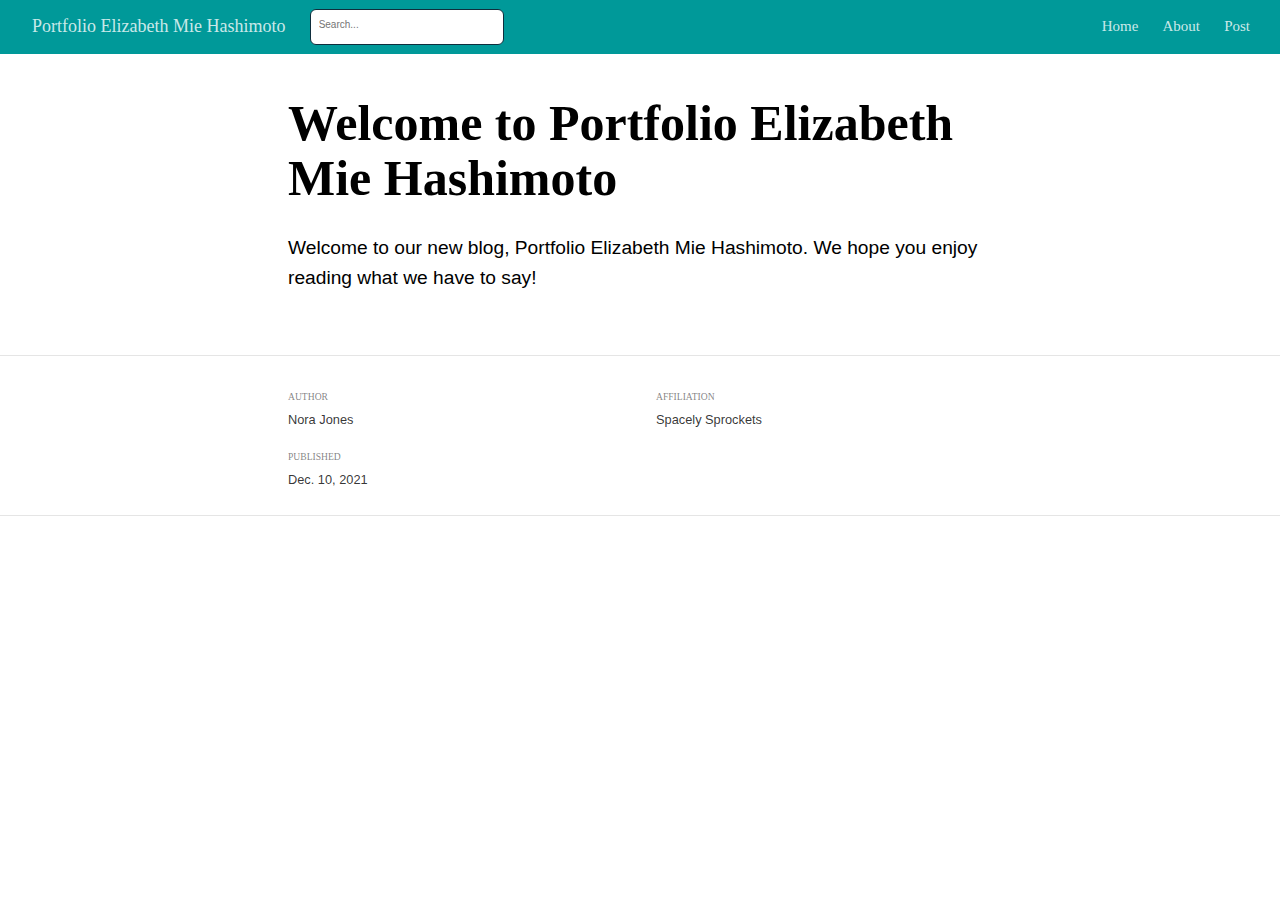
<file: docs/posts/welcome/index.html>
<!DOCTYPE html>

<html xmlns="http://www.w3.org/1999/xhtml" lang="" xml:lang="">

<head>
  <meta charset="utf-8"/>
  <meta name="viewport" content="width=device-width, initial-scale=1"/>
  <meta http-equiv="X-UA-Compatible" content="IE=Edge,chrome=1"/>
  <meta name="generator" content="distill" />

  <style type="text/css">
  /* Hide doc at startup (prevent jankiness while JS renders/transforms) */
  body {
    visibility: hidden;
  }
  </style>

 <!--radix_placeholder_import_source-->
 <!--/radix_placeholder_import_source-->

<style type="text/css">code{white-space: pre;}</style>
<style type="text/css" data-origin="pandoc">
pre > code.sourceCode { white-space: pre; position: relative; }
pre > code.sourceCode > span { display: inline-block; line-height: 1.25; }
pre > code.sourceCode > span:empty { height: 1.2em; }
.sourceCode { overflow: visible; }
code.sourceCode > span { color: inherit; text-decoration: inherit; }
div.sourceCode { margin: 1em 0; }
pre.sourceCode { margin: 0; }
@media screen {
div.sourceCode { overflow: auto; }
}
@media print {
pre > code.sourceCode { white-space: pre-wrap; }
pre > code.sourceCode > span { text-indent: -5em; padding-left: 5em; }
}
pre.numberSource code
  { counter-reset: source-line 0; }
pre.numberSource code > span
  { position: relative; left: -4em; counter-increment: source-line; }
pre.numberSource code > span > a:first-child::before
  { content: counter(source-line);
    position: relative; left: -1em; text-align: right; vertical-align: baseline;
    border: none; display: inline-block;
    -webkit-touch-callout: none; -webkit-user-select: none;
    -khtml-user-select: none; -moz-user-select: none;
    -ms-user-select: none; user-select: none;
    padding: 0 4px; width: 4em;
    color: #aaaaaa;
  }
pre.numberSource { margin-left: 3em; border-left: 1px solid #aaaaaa;  padding-left: 4px; }
div.sourceCode
  {   }
@media screen {
pre > code.sourceCode > span > a:first-child::before { text-decoration: underline; }
}
code span.al { color: #ad0000; } /* Alert */
code span.an { color: #5e5e5e; } /* Annotation */
code span.at { } /* Attribute */
code span.bn { color: #ad0000; } /* BaseN */
code span.bu { } /* BuiltIn */
code span.cf { color: #007ba5; } /* ControlFlow */
code span.ch { color: #20794d; } /* Char */
code span.cn { color: #8f5902; } /* Constant */
code span.co { color: #5e5e5e; } /* Comment */
code span.cv { color: #5e5e5e; font-style: italic; } /* CommentVar */
code span.do { color: #5e5e5e; font-style: italic; } /* Documentation */
code span.dt { color: #ad0000; } /* DataType */
code span.dv { color: #ad0000; } /* DecVal */
code span.er { color: #ad0000; } /* Error */
code span.ex { } /* Extension */
code span.fl { color: #ad0000; } /* Float */
code span.fu { color: #4758ab; } /* Function */
code span.im { } /* Import */
code span.in { color: #5e5e5e; } /* Information */
code span.kw { color: #007ba5; } /* Keyword */
code span.op { color: #5e5e5e; } /* Operator */
code span.ot { color: #007ba5; } /* Other */
code span.pp { color: #ad0000; } /* Preprocessor */
code span.sc { color: #5e5e5e; } /* SpecialChar */
code span.ss { color: #20794d; } /* SpecialString */
code span.st { color: #20794d; } /* String */
code span.va { color: #111111; } /* Variable */
code span.vs { color: #20794d; } /* VerbatimString */
code span.wa { color: #5e5e5e; font-style: italic; } /* Warning */
</style>


  <!--radix_placeholder_meta_tags-->
<title>Portfolio Elizabeth Mie Hashimoto: Welcome to Portfolio Elizabeth Mie Hashimoto</title>

<meta property="description" itemprop="description" content="Welcome to our new blog, Portfolio Elizabeth Mie Hashimoto. We hope you enjoy &#10;reading what we have to say!"/>


<!--  https://schema.org/Article -->
<meta property="article:published" itemprop="datePublished" content="2021-12-10"/>
<meta property="article:created" itemprop="dateCreated" content="2021-12-10"/>
<meta name="article:author" content="Nora Jones"/>

<!--  https://developers.facebook.com/docs/sharing/webmasters#markup -->
<meta property="og:title" content="Portfolio Elizabeth Mie Hashimoto: Welcome to Portfolio Elizabeth Mie Hashimoto"/>
<meta property="og:type" content="article"/>
<meta property="og:description" content="Welcome to our new blog, Portfolio Elizabeth Mie Hashimoto. We hope you enjoy &#10;reading what we have to say!"/>
<meta property="og:locale" content="en_US"/>
<meta property="og:site_name" content="Portfolio Elizabeth Mie Hashimoto"/>

<!--  https://dev.twitter.com/cards/types/summary -->
<meta property="twitter:card" content="summary"/>
<meta property="twitter:title" content="Portfolio Elizabeth Mie Hashimoto: Welcome to Portfolio Elizabeth Mie Hashimoto"/>
<meta property="twitter:description" content="Welcome to our new blog, Portfolio Elizabeth Mie Hashimoto. We hope you enjoy &#10;reading what we have to say!"/>

<!--/radix_placeholder_meta_tags-->
  <!--radix_placeholder_rmarkdown_metadata-->

<script type="text/json" id="radix-rmarkdown-metadata">
{"type":"list","attributes":{"names":{"type":"character","attributes":{},"value":["title","description","author","date","output"]}},"value":[{"type":"character","attributes":{},"value":["Welcome to Portfolio Elizabeth Mie Hashimoto"]},{"type":"character","attributes":{},"value":["Welcome to our new blog, Portfolio Elizabeth Mie Hashimoto. We hope you enjoy \nreading what we have to say!"]},{"type":"list","attributes":{},"value":[{"type":"list","attributes":{"names":{"type":"character","attributes":{},"value":["name","url","affiliation","affiliation_url"]}},"value":[{"type":"character","attributes":{},"value":["Nora Jones"]},{"type":"character","attributes":{},"value":["https://example.com/norajones"]},{"type":"character","attributes":{},"value":["Spacely Sprockets"]},{"type":"character","attributes":{},"value":["https://example.com/spacelysprokets"]}]}]},{"type":"character","attributes":{},"value":["12-10-2021"]},{"type":"list","attributes":{"names":{"type":"character","attributes":{},"value":["distill::distill_article"]}},"value":[{"type":"list","attributes":{"names":{"type":"character","attributes":{},"value":["self_contained"]}},"value":[{"type":"logical","attributes":{},"value":[false]}]}]}]}
</script>
<!--/radix_placeholder_rmarkdown_metadata-->
  
  <script type="text/json" id="radix-resource-manifest">
  {"type":"character","attributes":{},"value":["welcome_files/anchor-4.2.2/anchor.min.js","welcome_files/bowser-1.9.3/bowser.min.js","welcome_files/distill-2.2.21/template.v2.js","welcome_files/header-attrs-2.11/header-attrs.js","welcome_files/jquery-3.6.0/jquery-3.6.0.js","welcome_files/jquery-3.6.0/jquery-3.6.0.min.js","welcome_files/jquery-3.6.0/jquery-3.6.0.min.map","welcome_files/popper-2.6.0/popper.min.js","welcome_files/tippy-6.2.7/tippy-bundle.umd.min.js","welcome_files/tippy-6.2.7/tippy-light-border.css","welcome_files/tippy-6.2.7/tippy.css","welcome_files/tippy-6.2.7/tippy.umd.min.js","welcome_files/webcomponents-2.0.0/webcomponents.js"]}
  </script>
  <!--radix_placeholder_navigation_in_header-->
<meta name="distill:offset" content="../.."/>

<script type="application/javascript">

  window.headroom_prevent_pin = false;

  window.document.addEventListener("DOMContentLoaded", function (event) {

    // initialize headroom for banner
    var header = $('header').get(0);
    var headerHeight = header.offsetHeight;
    var headroom = new Headroom(header, {
      tolerance: 5,
      onPin : function() {
        if (window.headroom_prevent_pin) {
          window.headroom_prevent_pin = false;
          headroom.unpin();
        }
      }
    });
    headroom.init();
    if(window.location.hash)
      headroom.unpin();
    $(header).addClass('headroom--transition');

    // offset scroll location for banner on hash change
    // (see: https://github.com/WickyNilliams/headroom.js/issues/38)
    window.addEventListener("hashchange", function(event) {
      window.scrollTo(0, window.pageYOffset - (headerHeight + 25));
    });

    // responsive menu
    $('.distill-site-header').each(function(i, val) {
      var topnav = $(this);
      var toggle = topnav.find('.nav-toggle');
      toggle.on('click', function() {
        topnav.toggleClass('responsive');
      });
    });

    // nav dropdowns
    $('.nav-dropbtn').click(function(e) {
      $(this).next('.nav-dropdown-content').toggleClass('nav-dropdown-active');
      $(this).parent().siblings('.nav-dropdown')
         .children('.nav-dropdown-content').removeClass('nav-dropdown-active');
    });
    $("body").click(function(e){
      $('.nav-dropdown-content').removeClass('nav-dropdown-active');
    });
    $(".nav-dropdown").click(function(e){
      e.stopPropagation();
    });
  });
</script>

<style type="text/css">

/* Theme (user-documented overrideables for nav appearance) */

.distill-site-nav {
  color: rgba(255, 255, 255, 0.8);
  background-color: #0F2E3D;
  font-size: 15px;
  font-weight: 300;
}

.distill-site-nav a {
  color: inherit;
  text-decoration: none;
}

.distill-site-nav a:hover {
  color: white;
}

@media print {
  .distill-site-nav {
    display: none;
  }
}

.distill-site-header {

}

.distill-site-footer {

}


/* Site Header */

.distill-site-header {
  width: 100%;
  box-sizing: border-box;
  z-index: 3;
}

.distill-site-header .nav-left {
  display: inline-block;
  margin-left: 8px;
}

@media screen and (max-width: 768px) {
  .distill-site-header .nav-left {
    margin-left: 0;
  }
}


.distill-site-header .nav-right {
  float: right;
  margin-right: 8px;
}

.distill-site-header a,
.distill-site-header .title {
  display: inline-block;
  text-align: center;
  padding: 14px 10px 14px 10px;
}

.distill-site-header .title {
  font-size: 18px;
  min-width: 150px;
}

.distill-site-header .logo {
  padding: 0;
}

.distill-site-header .logo img {
  display: none;
  max-height: 20px;
  width: auto;
  margin-bottom: -4px;
}

.distill-site-header .nav-image img {
  max-height: 18px;
  width: auto;
  display: inline-block;
  margin-bottom: -3px;
}



@media screen and (min-width: 1000px) {
  .distill-site-header .logo img {
    display: inline-block;
  }
  .distill-site-header .nav-left {
    margin-left: 20px;
  }
  .distill-site-header .nav-right {
    margin-right: 20px;
  }
  .distill-site-header .title {
    padding-left: 12px;
  }
}


.distill-site-header .nav-toggle {
  display: none;
}

.nav-dropdown {
  display: inline-block;
  position: relative;
}

.nav-dropdown .nav-dropbtn {
  border: none;
  outline: none;
  color: rgba(255, 255, 255, 0.8);
  padding: 16px 10px;
  background-color: transparent;
  font-family: inherit;
  font-size: inherit;
  font-weight: inherit;
  margin: 0;
  margin-top: 1px;
  z-index: 2;
}

.nav-dropdown-content {
  display: none;
  position: absolute;
  background-color: white;
  min-width: 200px;
  border: 1px solid rgba(0,0,0,0.15);
  border-radius: 4px;
  box-shadow: 0px 8px 16px 0px rgba(0,0,0,0.1);
  z-index: 1;
  margin-top: 2px;
  white-space: nowrap;
  padding-top: 4px;
  padding-bottom: 4px;
}

.nav-dropdown-content hr {
  margin-top: 4px;
  margin-bottom: 4px;
  border: none;
  border-bottom: 1px solid rgba(0, 0, 0, 0.1);
}

.nav-dropdown-active {
  display: block;
}

.nav-dropdown-content a, .nav-dropdown-content .nav-dropdown-header {
  color: black;
  padding: 6px 24px;
  text-decoration: none;
  display: block;
  text-align: left;
}

.nav-dropdown-content .nav-dropdown-header {
  display: block;
  padding: 5px 24px;
  padding-bottom: 0;
  text-transform: uppercase;
  font-size: 14px;
  color: #999999;
  white-space: nowrap;
}

.nav-dropdown:hover .nav-dropbtn {
  color: white;
}

.nav-dropdown-content a:hover {
  background-color: #ddd;
  color: black;
}

.nav-right .nav-dropdown-content {
  margin-left: -45%;
  right: 0;
}

@media screen and (max-width: 768px) {
  .distill-site-header a, .distill-site-header .nav-dropdown  {display: none;}
  .distill-site-header a.nav-toggle {
    float: right;
    display: block;
  }
  .distill-site-header .title {
    margin-left: 0;
  }
  .distill-site-header .nav-right {
    margin-right: 0;
  }
  .distill-site-header {
    overflow: hidden;
  }
  .nav-right .nav-dropdown-content {
    margin-left: 0;
  }
}


@media screen and (max-width: 768px) {
  .distill-site-header.responsive {position: relative; min-height: 500px; }
  .distill-site-header.responsive a.nav-toggle {
    position: absolute;
    right: 0;
    top: 0;
  }
  .distill-site-header.responsive a,
  .distill-site-header.responsive .nav-dropdown {
    display: block;
    text-align: left;
  }
  .distill-site-header.responsive .nav-left,
  .distill-site-header.responsive .nav-right {
    width: 100%;
  }
  .distill-site-header.responsive .nav-dropdown {float: none;}
  .distill-site-header.responsive .nav-dropdown-content {position: relative;}
  .distill-site-header.responsive .nav-dropdown .nav-dropbtn {
    display: block;
    width: 100%;
    text-align: left;
  }
}

/* Site Footer */

.distill-site-footer {
  width: 100%;
  overflow: hidden;
  box-sizing: border-box;
  z-index: 3;
  margin-top: 30px;
  padding-top: 30px;
  padding-bottom: 30px;
  text-align: center;
}

/* Headroom */

d-title {
  padding-top: 6rem;
}

@media print {
  d-title {
    padding-top: 4rem;
  }
}

.headroom {
  z-index: 1000;
  position: fixed;
  top: 0;
  left: 0;
  right: 0;
}

.headroom--transition {
  transition: all .4s ease-in-out;
}

.headroom--unpinned {
  top: -100px;
}

.headroom--pinned {
  top: 0;
}

/* adjust viewport for navbar height */
/* helps vertically center bootstrap (non-distill) content */
.min-vh-100 {
  min-height: calc(100vh - 100px) !important;
}

</style>

<script src="../../site_libs/jquery-3.6.0/jquery-3.6.0.min.js"></script>
<link href="../../site_libs/font-awesome-5.1.0/css/all.css" rel="stylesheet"/>
<link href="../../site_libs/font-awesome-5.1.0/css/v4-shims.css" rel="stylesheet"/>
<script src="../../site_libs/headroom-0.9.4/headroom.min.js"></script>
<script src="../../site_libs/autocomplete-0.37.1/autocomplete.min.js"></script>
<script src="../../site_libs/fuse-6.4.1/fuse.min.js"></script>

<script type="application/javascript">

function getMeta(metaName) {
  var metas = document.getElementsByTagName('meta');
  for (let i = 0; i < metas.length; i++) {
    if (metas[i].getAttribute('name') === metaName) {
      return metas[i].getAttribute('content');
    }
  }
  return '';
}

function offsetURL(url) {
  var offset = getMeta('distill:offset');
  return offset ? offset + '/' + url : url;
}

function createFuseIndex() {

  // create fuse index
  var options = {
    keys: [
      { name: 'title', weight: 20 },
      { name: 'categories', weight: 15 },
      { name: 'description', weight: 10 },
      { name: 'contents', weight: 5 },
    ],
    ignoreLocation: true,
    threshold: 0
  };
  var fuse = new window.Fuse([], options);

  // fetch the main search.json
  return fetch(offsetURL('search.json'))
    .then(function(response) {
      if (response.status == 200) {
        return response.json().then(function(json) {
          // index main articles
          json.articles.forEach(function(article) {
            fuse.add(article);
          });
          // download collections and index their articles
          return Promise.all(json.collections.map(function(collection) {
            return fetch(offsetURL(collection)).then(function(response) {
              if (response.status === 200) {
                return response.json().then(function(articles) {
                  articles.forEach(function(article) {
                    fuse.add(article);
                  });
                })
              } else {
                return Promise.reject(
                  new Error('Unexpected status from search index request: ' +
                            response.status)
                );
              }
            });
          })).then(function() {
            return fuse;
          });
        });

      } else {
        return Promise.reject(
          new Error('Unexpected status from search index request: ' +
                      response.status)
        );
      }
    });
}

window.document.addEventListener("DOMContentLoaded", function (event) {

  // get search element (bail if we don't have one)
  var searchEl = window.document.getElementById('distill-search');
  if (!searchEl)
    return;

  createFuseIndex()
    .then(function(fuse) {

      // make search box visible
      searchEl.classList.remove('hidden');

      // initialize autocomplete
      var options = {
        autoselect: true,
        hint: false,
        minLength: 2,
      };
      window.autocomplete(searchEl, options, [{
        source: function(query, callback) {
          const searchOptions = {
            isCaseSensitive: false,
            shouldSort: true,
            minMatchCharLength: 2,
            limit: 10,
          };
          var results = fuse.search(query, searchOptions);
          callback(results
            .map(function(result) { return result.item; })
          );
        },
        templates: {
          suggestion: function(suggestion) {
            var img = suggestion.preview && Object.keys(suggestion.preview).length > 0
              ? `<img src="${offsetURL(suggestion.preview)}"</img>`
              : '';
            var html = `
              <div class="search-item">
                <h3>${suggestion.title}</h3>
                <div class="search-item-description">
                  ${suggestion.description || ''}
                </div>
                <div class="search-item-preview">
                  ${img}
                </div>
              </div>
            `;
            return html;
          }
        }
      }]).on('autocomplete:selected', function(event, suggestion) {
        window.location.href = offsetURL(suggestion.path);
      });
      // remove inline display style on autocompleter (we want to
      // manage responsive display via css)
      $('.algolia-autocomplete').css("display", "");
    })
    .catch(function(error) {
      console.log(error);
    });

});

</script>

<style type="text/css">

.nav-search {
  font-size: x-small;
}

/* Algolioa Autocomplete */

.algolia-autocomplete {
  display: inline-block;
  margin-left: 10px;
  vertical-align: sub;
  background-color: white;
  color: black;
  padding: 6px;
  padding-top: 8px;
  padding-bottom: 0;
  border-radius: 6px;
  border: 1px #0F2E3D solid;
  width: 180px;
}


@media screen and (max-width: 768px) {
  .distill-site-nav .algolia-autocomplete {
    display: none;
    visibility: hidden;
  }
  .distill-site-nav.responsive .algolia-autocomplete {
    display: inline-block;
    visibility: visible;
  }
  .distill-site-nav.responsive .algolia-autocomplete .aa-dropdown-menu {
    margin-left: 0;
    width: 400px;
    max-height: 400px;
  }
}

.algolia-autocomplete .aa-input, .algolia-autocomplete .aa-hint {
  width: 90%;
  outline: none;
  border: none;
}

.algolia-autocomplete .aa-hint {
  color: #999;
}
.algolia-autocomplete .aa-dropdown-menu {
  width: 550px;
  max-height: 70vh;
  overflow-x: visible;
  overflow-y: scroll;
  padding: 5px;
  margin-top: 3px;
  margin-left: -150px;
  background-color: #fff;
  border-radius: 5px;
  border: 1px solid #999;
  border-top: none;
}

.algolia-autocomplete .aa-dropdown-menu .aa-suggestion {
  cursor: pointer;
  padding: 5px 4px;
  border-bottom: 1px solid #eee;
}

.algolia-autocomplete .aa-dropdown-menu .aa-suggestion:last-of-type {
  border-bottom: none;
  margin-bottom: 2px;
}

.algolia-autocomplete .aa-dropdown-menu .aa-suggestion .search-item {
  overflow: hidden;
  font-size: 0.8em;
  line-height: 1.4em;
}

.algolia-autocomplete .aa-dropdown-menu .aa-suggestion .search-item h3 {
  font-size: 1rem;
  margin-block-start: 0;
  margin-block-end: 5px;
}

.algolia-autocomplete .aa-dropdown-menu .aa-suggestion .search-item-description {
  display: inline-block;
  overflow: hidden;
  height: 2.8em;
  width: 80%;
  margin-right: 4%;
}

.algolia-autocomplete .aa-dropdown-menu .aa-suggestion .search-item-preview {
  display: inline-block;
  width: 15%;
}

.algolia-autocomplete .aa-dropdown-menu .aa-suggestion .search-item-preview img {
  height: 3em;
  width: auto;
  display: none;
}

.algolia-autocomplete .aa-dropdown-menu .aa-suggestion .search-item-preview img[src] {
  display: initial;
}

.algolia-autocomplete .aa-dropdown-menu .aa-suggestion.aa-cursor {
  background-color: #eee;
}
.algolia-autocomplete .aa-dropdown-menu .aa-suggestion em {
  font-weight: bold;
  font-style: normal;
}

</style>


<!--/radix_placeholder_navigation_in_header-->
  <!--radix_placeholder_distill-->

<style type="text/css">

body {
  background-color: white;
}

.pandoc-table {
  width: 100%;
}

.pandoc-table>caption {
  margin-bottom: 10px;
}

.pandoc-table th:not([align]) {
  text-align: left;
}

.pagedtable-footer {
  font-size: 15px;
}

d-byline .byline {
  grid-template-columns: 2fr 2fr;
}

d-byline .byline h3 {
  margin-block-start: 1.5em;
}

d-byline .byline .authors-affiliations h3 {
  margin-block-start: 0.5em;
}

.authors-affiliations .orcid-id {
  width: 16px;
  height:16px;
  margin-left: 4px;
  margin-right: 4px;
  vertical-align: middle;
  padding-bottom: 2px;
}

d-title .dt-tags {
  margin-top: 1em;
  grid-column: text;
}

.dt-tags .dt-tag {
  text-decoration: none;
  display: inline-block;
  color: rgba(0,0,0,0.6);
  padding: 0em 0.4em;
  margin-right: 0.5em;
  margin-bottom: 0.4em;
  font-size: 70%;
  border: 1px solid rgba(0,0,0,0.2);
  border-radius: 3px;
  text-transform: uppercase;
  font-weight: 500;
}

d-article table.gt_table td,
d-article table.gt_table th {
  border-bottom: none;
}

.html-widget {
  margin-bottom: 2.0em;
}

.l-screen-inset {
  padding-right: 16px;
}

.l-screen .caption {
  margin-left: 10px;
}

.shaded {
  background: rgb(247, 247, 247);
  padding-top: 20px;
  padding-bottom: 20px;
  border-top: 1px solid rgba(0, 0, 0, 0.1);
  border-bottom: 1px solid rgba(0, 0, 0, 0.1);
}

.shaded .html-widget {
  margin-bottom: 0;
  border: 1px solid rgba(0, 0, 0, 0.1);
}

.shaded .shaded-content {
  background: white;
}

.text-output {
  margin-top: 0;
  line-height: 1.5em;
}

.hidden {
  display: none !important;
}

d-article {
  padding-top: 2.5rem;
  padding-bottom: 30px;
}

d-appendix {
  padding-top: 30px;
}

d-article>p>img {
  width: 100%;
}

d-article h2 {
  margin: 1rem 0 1.5rem 0;
}

d-article h3 {
  margin-top: 1.5rem;
}

d-article iframe {
  border: 1px solid rgba(0, 0, 0, 0.1);
  margin-bottom: 2.0em;
  width: 100%;
}

/* Tweak code blocks */

d-article div.sourceCode code,
d-article pre code {
  font-family: Consolas, Monaco, 'Andale Mono', 'Ubuntu Mono', monospace;
}

d-article pre,
d-article div.sourceCode,
d-article div.sourceCode pre {
  overflow: auto;
}

d-article div.sourceCode {
  background-color: white;
}

d-article div.sourceCode pre {
  padding-left: 10px;
  font-size: 12px;
  border-left: 2px solid rgba(0,0,0,0.1);
}

d-article pre {
  font-size: 12px;
  color: black;
  background: none;
  margin-top: 0;
  text-align: left;
  white-space: pre;
  word-spacing: normal;
  word-break: normal;
  word-wrap: normal;
  line-height: 1.5;

  -moz-tab-size: 4;
  -o-tab-size: 4;
  tab-size: 4;

  -webkit-hyphens: none;
  -moz-hyphens: none;
  -ms-hyphens: none;
  hyphens: none;
}

d-article pre a {
  border-bottom: none;
}

d-article pre a:hover {
  border-bottom: none;
  text-decoration: underline;
}

d-article details {
  grid-column: text;
  margin-bottom: 0.8em;
}

@media(min-width: 768px) {

d-article pre,
d-article div.sourceCode,
d-article div.sourceCode pre {
  overflow: visible !important;
}

d-article div.sourceCode pre {
  padding-left: 18px;
  font-size: 14px;
}

d-article pre {
  font-size: 14px;
}

}

figure img.external {
  background: white;
  border: 1px solid rgba(0, 0, 0, 0.1);
  box-shadow: 0 1px 8px rgba(0, 0, 0, 0.1);
  padding: 18px;
  box-sizing: border-box;
}

/* CSS for d-contents */

.d-contents {
  grid-column: text;
  color: rgba(0,0,0,0.8);
  font-size: 0.9em;
  padding-bottom: 1em;
  margin-bottom: 1em;
  padding-bottom: 0.5em;
  margin-bottom: 1em;
  padding-left: 0.25em;
  justify-self: start;
}

@media(min-width: 1000px) {
  .d-contents.d-contents-float {
    height: 0;
    grid-column-start: 1;
    grid-column-end: 4;
    justify-self: center;
    padding-right: 3em;
    padding-left: 2em;
  }
}

.d-contents nav h3 {
  font-size: 18px;
  margin-top: 0;
  margin-bottom: 1em;
}

.d-contents li {
  list-style-type: none
}

.d-contents nav > ul {
  padding-left: 0;
}

.d-contents ul {
  padding-left: 1em
}

.d-contents nav ul li {
  margin-top: 0.6em;
  margin-bottom: 0.2em;
}

.d-contents nav a {
  font-size: 13px;
  border-bottom: none;
  text-decoration: none
  color: rgba(0, 0, 0, 0.8);
}

.d-contents nav a:hover {
  text-decoration: underline solid rgba(0, 0, 0, 0.6)
}

.d-contents nav > ul > li > a {
  font-weight: 600;
}

.d-contents nav > ul > li > ul {
  font-weight: inherit;
}

.d-contents nav > ul > li > ul > li {
  margin-top: 0.2em;
}


.d-contents nav ul {
  margin-top: 0;
  margin-bottom: 0.25em;
}

.d-article-with-toc h2:nth-child(2) {
  margin-top: 0;
}


/* Figure */

.figure {
  position: relative;
  margin-bottom: 2.5em;
  margin-top: 1.5em;
}

.figure img {
  width: 100%;
}

.figure .caption {
  color: rgba(0, 0, 0, 0.6);
  font-size: 12px;
  line-height: 1.5em;
}

.figure img.external {
  background: white;
  border: 1px solid rgba(0, 0, 0, 0.1);
  box-shadow: 0 1px 8px rgba(0, 0, 0, 0.1);
  padding: 18px;
  box-sizing: border-box;
}

.figure .caption a {
  color: rgba(0, 0, 0, 0.6);
}

.figure .caption b,
.figure .caption strong, {
  font-weight: 600;
  color: rgba(0, 0, 0, 1.0);
}

/* Citations */

d-article .citation {
  color: inherit;
  cursor: inherit;
}

div.hanging-indent{
  margin-left: 1em; text-indent: -1em;
}

/* Citation hover box */

.tippy-box[data-theme~=light-border] {
  background-color: rgba(250, 250, 250, 0.95);
}

.tippy-content > p {
  margin-bottom: 0;
  padding: 2px;
}


/* Tweak 1000px media break to show more text */

@media(min-width: 1000px) {
  .base-grid,
  distill-header,
  d-title,
  d-abstract,
  d-article,
  d-appendix,
  distill-appendix,
  d-byline,
  d-footnote-list,
  d-citation-list,
  distill-footer {
    grid-template-columns: [screen-start] 1fr [page-start kicker-start] 80px [middle-start] 50px [text-start kicker-end] 65px 65px 65px 65px 65px 65px 65px 65px [text-end gutter-start] 65px [middle-end] 65px [page-end gutter-end] 1fr [screen-end];
    grid-column-gap: 16px;
  }

  .grid {
    grid-column-gap: 16px;
  }

  d-article {
    font-size: 1.06rem;
    line-height: 1.7em;
  }
  figure .caption, .figure .caption, figure figcaption {
    font-size: 13px;
  }
}

@media(min-width: 1180px) {
  .base-grid,
  distill-header,
  d-title,
  d-abstract,
  d-article,
  d-appendix,
  distill-appendix,
  d-byline,
  d-footnote-list,
  d-citation-list,
  distill-footer {
    grid-template-columns: [screen-start] 1fr [page-start kicker-start] 60px [middle-start] 60px [text-start kicker-end] 60px 60px 60px 60px 60px 60px 60px 60px [text-end gutter-start] 60px [middle-end] 60px [page-end gutter-end] 1fr [screen-end];
    grid-column-gap: 32px;
  }

  .grid {
    grid-column-gap: 32px;
  }
}


/* Get the citation styles for the appendix (not auto-injected on render since
   we do our own rendering of the citation appendix) */

d-appendix .citation-appendix,
.d-appendix .citation-appendix {
  font-size: 11px;
  line-height: 15px;
  border-left: 1px solid rgba(0, 0, 0, 0.1);
  padding-left: 18px;
  border: 1px solid rgba(0,0,0,0.1);
  background: rgba(0, 0, 0, 0.02);
  padding: 10px 18px;
  border-radius: 3px;
  color: rgba(150, 150, 150, 1);
  overflow: hidden;
  margin-top: -12px;
  white-space: pre-wrap;
  word-wrap: break-word;
}

/* Include appendix styles here so they can be overridden */

d-appendix {
  contain: layout style;
  font-size: 0.8em;
  line-height: 1.7em;
  margin-top: 60px;
  margin-bottom: 0;
  border-top: 1px solid rgba(0, 0, 0, 0.1);
  color: rgba(0,0,0,0.5);
  padding-top: 60px;
  padding-bottom: 48px;
}

d-appendix h3 {
  grid-column: page-start / text-start;
  font-size: 15px;
  font-weight: 500;
  margin-top: 1em;
  margin-bottom: 0;
  color: rgba(0,0,0,0.65);
}

d-appendix h3 + * {
  margin-top: 1em;
}

d-appendix ol {
  padding: 0 0 0 15px;
}

@media (min-width: 768px) {
  d-appendix ol {
    padding: 0 0 0 30px;
    margin-left: -30px;
  }
}

d-appendix li {
  margin-bottom: 1em;
}

d-appendix a {
  color: rgba(0, 0, 0, 0.6);
}

d-appendix > * {
  grid-column: text;
}

d-appendix > d-footnote-list,
d-appendix > d-citation-list,
d-appendix > distill-appendix {
  grid-column: screen;
}

/* Include footnote styles here so they can be overridden */

d-footnote-list {
  contain: layout style;
}

d-footnote-list > * {
  grid-column: text;
}

d-footnote-list a.footnote-backlink {
  color: rgba(0,0,0,0.3);
  padding-left: 0.5em;
}



/* Anchor.js */

.anchorjs-link {
  /*transition: all .25s linear; */
  text-decoration: none;
  border-bottom: none;
}
*:hover > .anchorjs-link {
  margin-left: -1.125em !important;
  text-decoration: none;
  border-bottom: none;
}

/* Social footer */

.social_footer {
  margin-top: 30px;
  margin-bottom: 0;
  color: rgba(0,0,0,0.67);
}

.disqus-comments {
  margin-right: 30px;
}

.disqus-comment-count {
  border-bottom: 1px solid rgba(0, 0, 0, 0.4);
  cursor: pointer;
}

#disqus_thread {
  margin-top: 30px;
}

.article-sharing a {
  border-bottom: none;
  margin-right: 8px;
}

.article-sharing a:hover {
  border-bottom: none;
}

.sidebar-section.subscribe {
  font-size: 12px;
  line-height: 1.6em;
}

.subscribe p {
  margin-bottom: 0.5em;
}


.article-footer .subscribe {
  font-size: 15px;
  margin-top: 45px;
}


.sidebar-section.custom {
  font-size: 12px;
  line-height: 1.6em;
}

.custom p {
  margin-bottom: 0.5em;
}

/* Styles for listing layout (hide title) */
.layout-listing d-title, .layout-listing .d-title {
  display: none;
}

/* Styles for posts lists (not auto-injected) */


.posts-with-sidebar {
  padding-left: 45px;
  padding-right: 45px;
}

.posts-list .description h2,
.posts-list .description p {
  font-family: -apple-system, BlinkMacSystemFont, "Segoe UI", Roboto, Oxygen, Ubuntu, Cantarell, "Fira Sans", "Droid Sans", "Helvetica Neue", Arial, sans-serif;
}

.posts-list .description h2 {
  font-weight: 700;
  border-bottom: none;
  padding-bottom: 0;
}

.posts-list h2.post-tag {
  border-bottom: 1px solid rgba(0, 0, 0, 0.2);
  padding-bottom: 12px;
}
.posts-list {
  margin-top: 60px;
  margin-bottom: 24px;
}

.posts-list .post-preview {
  text-decoration: none;
  overflow: hidden;
  display: block;
  border-bottom: 1px solid rgba(0, 0, 0, 0.1);
  padding: 24px 0;
}

.post-preview-last {
  border-bottom: none !important;
}

.posts-list .posts-list-caption {
  grid-column: screen;
  font-weight: 400;
}

.posts-list .post-preview h2 {
  margin: 0 0 6px 0;
  line-height: 1.2em;
  font-style: normal;
  font-size: 24px;
}

.posts-list .post-preview p {
  margin: 0 0 12px 0;
  line-height: 1.4em;
  font-size: 16px;
}

.posts-list .post-preview .thumbnail {
  box-sizing: border-box;
  margin-bottom: 24px;
  position: relative;
  max-width: 500px;
}
.posts-list .post-preview img {
  width: 100%;
  display: block;
}

.posts-list .metadata {
  font-size: 12px;
  line-height: 1.4em;
  margin-bottom: 18px;
}

.posts-list .metadata > * {
  display: inline-block;
}

.posts-list .metadata .publishedDate {
  margin-right: 2em;
}

.posts-list .metadata .dt-authors {
  display: block;
  margin-top: 0.3em;
  margin-right: 2em;
}

.posts-list .dt-tags {
  display: block;
  line-height: 1em;
}

.posts-list .dt-tags .dt-tag {
  display: inline-block;
  color: rgba(0,0,0,0.6);
  padding: 0.3em 0.4em;
  margin-right: 0.2em;
  margin-bottom: 0.4em;
  font-size: 60%;
  border: 1px solid rgba(0,0,0,0.2);
  border-radius: 3px;
  text-transform: uppercase;
  font-weight: 500;
}

.posts-list img {
  opacity: 1;
}

.posts-list img[data-src] {
  opacity: 0;
}

.posts-more {
  clear: both;
}


.posts-sidebar {
  font-size: 16px;
}

.posts-sidebar h3 {
  font-size: 16px;
  margin-top: 0;
  margin-bottom: 0.5em;
  font-weight: 400;
  text-transform: uppercase;
}

.sidebar-section {
  margin-bottom: 30px;
}

.categories ul {
  list-style-type: none;
  margin: 0;
  padding: 0;
}

.categories li {
  color: rgba(0, 0, 0, 0.8);
  margin-bottom: 0;
}

.categories li>a {
  border-bottom: none;
}

.categories li>a:hover {
  border-bottom: 1px solid rgba(0, 0, 0, 0.4);
}

.categories .active {
  font-weight: 600;
}

.categories .category-count {
  color: rgba(0, 0, 0, 0.4);
}


@media(min-width: 768px) {
  .posts-list .post-preview h2 {
    font-size: 26px;
  }
  .posts-list .post-preview .thumbnail {
    float: right;
    width: 30%;
    margin-bottom: 0;
  }
  .posts-list .post-preview .description {
    float: left;
    width: 45%;
  }
  .posts-list .post-preview .metadata {
    float: left;
    width: 20%;
    margin-top: 8px;
  }
  .posts-list .post-preview p {
    margin: 0 0 12px 0;
    line-height: 1.5em;
    font-size: 16px;
  }
  .posts-with-sidebar .posts-list {
    float: left;
    width: 75%;
  }
  .posts-with-sidebar .posts-sidebar {
    float: right;
    width: 20%;
    margin-top: 60px;
    padding-top: 24px;
    padding-bottom: 24px;
  }
}


/* Improve display for browsers without grid (IE/Edge <= 15) */

.downlevel {
  line-height: 1.6em;
  font-family: -apple-system, BlinkMacSystemFont, "Segoe UI", Roboto, Oxygen, Ubuntu, Cantarell, "Fira Sans", "Droid Sans", "Helvetica Neue", Arial, sans-serif;
  margin: 0;
}

.downlevel .d-title {
  padding-top: 6rem;
  padding-bottom: 1.5rem;
}

.downlevel .d-title h1 {
  font-size: 50px;
  font-weight: 700;
  line-height: 1.1em;
  margin: 0 0 0.5rem;
}

.downlevel .d-title p {
  font-weight: 300;
  font-size: 1.2rem;
  line-height: 1.55em;
  margin-top: 0;
}

.downlevel .d-byline {
  padding-top: 0.8em;
  padding-bottom: 0.8em;
  font-size: 0.8rem;
  line-height: 1.8em;
}

.downlevel .section-separator {
  border: none;
  border-top: 1px solid rgba(0, 0, 0, 0.1);
}

.downlevel .d-article {
  font-size: 1.06rem;
  line-height: 1.7em;
  padding-top: 1rem;
  padding-bottom: 2rem;
}


.downlevel .d-appendix {
  padding-left: 0;
  padding-right: 0;
  max-width: none;
  font-size: 0.8em;
  line-height: 1.7em;
  margin-bottom: 0;
  color: rgba(0,0,0,0.5);
  padding-top: 40px;
  padding-bottom: 48px;
}

.downlevel .footnotes ol {
  padding-left: 13px;
}

.downlevel .base-grid,
.downlevel .distill-header,
.downlevel .d-title,
.downlevel .d-abstract,
.downlevel .d-article,
.downlevel .d-appendix,
.downlevel .distill-appendix,
.downlevel .d-byline,
.downlevel .d-footnote-list,
.downlevel .d-citation-list,
.downlevel .distill-footer,
.downlevel .appendix-bottom,
.downlevel .posts-container {
  padding-left: 40px;
  padding-right: 40px;
}

@media(min-width: 768px) {
  .downlevel .base-grid,
  .downlevel .distill-header,
  .downlevel .d-title,
  .downlevel .d-abstract,
  .downlevel .d-article,
  .downlevel .d-appendix,
  .downlevel .distill-appendix,
  .downlevel .d-byline,
  .downlevel .d-footnote-list,
  .downlevel .d-citation-list,
  .downlevel .distill-footer,
  .downlevel .appendix-bottom,
  .downlevel .posts-container {
  padding-left: 150px;
  padding-right: 150px;
  max-width: 900px;
}
}

.downlevel pre code {
  display: block;
  border-left: 2px solid rgba(0, 0, 0, .1);
  padding: 0 0 0 20px;
  font-size: 14px;
}

.downlevel code, .downlevel pre {
  color: black;
  background: none;
  font-family: Consolas, Monaco, 'Andale Mono', 'Ubuntu Mono', monospace;
  text-align: left;
  white-space: pre;
  word-spacing: normal;
  word-break: normal;
  word-wrap: normal;
  line-height: 1.5;

  -moz-tab-size: 4;
  -o-tab-size: 4;
  tab-size: 4;

  -webkit-hyphens: none;
  -moz-hyphens: none;
  -ms-hyphens: none;
  hyphens: none;
}

.downlevel .posts-list .post-preview {
  color: inherit;
}



</style>

<script type="application/javascript">

function is_downlevel_browser() {
  if (bowser.isUnsupportedBrowser({ msie: "12", msedge: "16"},
                                 window.navigator.userAgent)) {
    return true;
  } else {
    return window.load_distill_framework === undefined;
  }
}

// show body when load is complete
function on_load_complete() {

  // add anchors
  if (window.anchors) {
    window.anchors.options.placement = 'left';
    window.anchors.add('d-article > h2, d-article > h3, d-article > h4, d-article > h5');
  }


  // set body to visible
  document.body.style.visibility = 'visible';

  // force redraw for leaflet widgets
  if (window.HTMLWidgets) {
    var maps = window.HTMLWidgets.findAll(".leaflet");
    $.each(maps, function(i, el) {
      var map = this.getMap();
      map.invalidateSize();
      map.eachLayer(function(layer) {
        if (layer instanceof L.TileLayer)
          layer.redraw();
      });
    });
  }

  // trigger 'shown' so htmlwidgets resize
  $('d-article').trigger('shown');
}

function init_distill() {

  init_common();

  // create front matter
  var front_matter = $('<d-front-matter></d-front-matter>');
  $('#distill-front-matter').wrap(front_matter);

  // create d-title
  $('.d-title').changeElementType('d-title');

  // create d-byline
  var byline = $('<d-byline></d-byline>');
  $('.d-byline').replaceWith(byline);

  // create d-article
  var article = $('<d-article></d-article>');
  $('.d-article').wrap(article).children().unwrap();

  // move posts container into article
  $('.posts-container').appendTo($('d-article'));

  // create d-appendix
  $('.d-appendix').changeElementType('d-appendix');

  // flag indicating that we have appendix items
  var appendix = $('.appendix-bottom').children('h3').length > 0;

  // replace footnotes with <d-footnote>
  $('.footnote-ref').each(function(i, val) {
    appendix = true;
    var href = $(this).attr('href');
    var id = href.replace('#', '');
    var fn = $('#' + id);
    var fn_p = $('#' + id + '>p');
    fn_p.find('.footnote-back').remove();
    var text = fn_p.html();
    var dtfn = $('<d-footnote></d-footnote>');
    dtfn.html(text);
    $(this).replaceWith(dtfn);
  });
  // remove footnotes
  $('.footnotes').remove();

  // move refs into #references-listing
  $('#references-listing').replaceWith($('#refs'));

  $('h1.appendix, h2.appendix').each(function(i, val) {
    $(this).changeElementType('h3');
  });
  $('h3.appendix').each(function(i, val) {
    var id = $(this).attr('id');
    $('.d-contents a[href="#' + id + '"]').parent().remove();
    appendix = true;
    $(this).nextUntil($('h1, h2, h3')).addBack().appendTo($('d-appendix'));
  });

  // show d-appendix if we have appendix content
  $("d-appendix").css('display', appendix ? 'grid' : 'none');

  // localize layout chunks to just output
  $('.layout-chunk').each(function(i, val) {

    // capture layout
    var layout = $(this).attr('data-layout');

    // apply layout to markdown level block elements
    var elements = $(this).children().not('details, div.sourceCode, pre, script');
    elements.each(function(i, el) {
      var layout_div = $('<div class="' + layout + '"></div>');
      if (layout_div.hasClass('shaded')) {
        var shaded_content = $('<div class="shaded-content"></div>');
        $(this).wrap(shaded_content);
        $(this).parent().wrap(layout_div);
      } else {
        $(this).wrap(layout_div);
      }
    });


    // unwrap the layout-chunk div
    $(this).children().unwrap();
  });

  // remove code block used to force  highlighting css
  $('.distill-force-highlighting-css').parent().remove();

  // remove empty line numbers inserted by pandoc when using a
  // custom syntax highlighting theme
  $('code.sourceCode a:empty').remove();

  // load distill framework
  load_distill_framework();

  // wait for window.distillRunlevel == 4 to do post processing
  function distill_post_process() {

    if (!window.distillRunlevel || window.distillRunlevel < 4)
      return;

    // hide author/affiliations entirely if we have no authors
    var front_matter = JSON.parse($("#distill-front-matter").html());
    var have_authors = front_matter.authors && front_matter.authors.length > 0;
    if (!have_authors)
      $('d-byline').addClass('hidden');

    // article with toc class
    $('.d-contents').parent().addClass('d-article-with-toc');

    // strip links that point to #
    $('.authors-affiliations').find('a[href="#"]').removeAttr('href');

    // add orcid ids
    $('.authors-affiliations').find('.author').each(function(i, el) {
      var orcid_id = front_matter.authors[i].orcidID;
      if (orcid_id) {
        var a = $('<a></a>');
        a.attr('href', 'https://orcid.org/' + orcid_id);
        var img = $('<img></img>');
        img.addClass('orcid-id');
        img.attr('alt', 'ORCID ID');
        img.attr('src','[data-uri]');
        a.append(img);
        $(this).append(a);
      }
    });

    // hide elements of author/affiliations grid that have no value
    function hide_byline_column(caption) {
      $('d-byline').find('h3:contains("' + caption + '")').parent().css('visibility', 'hidden');
    }

    // affiliations
    var have_affiliations = false;
    for (var i = 0; i<front_matter.authors.length; ++i) {
      var author = front_matter.authors[i];
      if (author.affiliation !== "&nbsp;") {
        have_affiliations = true;
        break;
      }
    }
    if (!have_affiliations)
      $('d-byline').find('h3:contains("Affiliations")').css('visibility', 'hidden');

    // published date
    if (!front_matter.publishedDate)
      hide_byline_column("Published");

    // document object identifier
    var doi = $('d-byline').find('h3:contains("DOI")');
    var doi_p = doi.next().empty();
    if (!front_matter.doi) {
      // if we have a citation and valid citationText then link to that
      if ($('#citation').length > 0 && front_matter.citationText) {
        doi.html('Citation');
        $('<a href="#citation"></a>')
          .text(front_matter.citationText)
          .appendTo(doi_p);
      } else {
        hide_byline_column("DOI");
      }
    } else {
      $('<a></a>')
         .attr('href', "https://doi.org/" + front_matter.doi)
         .html(front_matter.doi)
         .appendTo(doi_p);
    }

     // change plural form of authors/affiliations
    if (front_matter.authors.length === 1) {
      var grid = $('.authors-affiliations');
      grid.children('h3:contains("Authors")').text('Author');
      grid.children('h3:contains("Affiliations")').text('Affiliation');
    }

    // remove d-appendix and d-footnote-list local styles
    $('d-appendix > style:first-child').remove();
    $('d-footnote-list > style:first-child').remove();

    // move appendix-bottom entries to the bottom
    $('.appendix-bottom').appendTo('d-appendix').children().unwrap();
    $('.appendix-bottom').remove();

    // hoverable references
    $('span.citation[data-cites]').each(function() {
      var refs = $(this).attr('data-cites').split(" ");
      var refHtml = refs.map(function(ref) {
        return "<p>" + $('#ref-' + ref).html() + "</p>";
      }).join("\n");
      window.tippy(this, {
        allowHTML: true,
        content: refHtml,
        maxWidth: 500,
        interactive: true,
        interactiveBorder: 10,
        theme: 'light-border',
        placement: 'bottom-start'
      });
    });

    // clear polling timer
    clearInterval(tid);

    // show body now that everything is ready
    on_load_complete();
  }

  var tid = setInterval(distill_post_process, 50);
  distill_post_process();

}

function init_downlevel() {

  init_common();

   // insert hr after d-title
  $('.d-title').after($('<hr class="section-separator"/>'));

  // check if we have authors
  var front_matter = JSON.parse($("#distill-front-matter").html());
  var have_authors = front_matter.authors && front_matter.authors.length > 0;

  // manage byline/border
  if (!have_authors)
    $('.d-byline').remove();
  $('.d-byline').after($('<hr class="section-separator"/>'));
  $('.d-byline a').remove();

  // remove toc
  $('.d-contents').remove();

  // move appendix elements
  $('h1.appendix, h2.appendix').each(function(i, val) {
    $(this).changeElementType('h3');
  });
  $('h3.appendix').each(function(i, val) {
    $(this).nextUntil($('h1, h2, h3')).addBack().appendTo($('.d-appendix'));
  });


  // inject headers into references and footnotes
  var refs_header = $('<h3></h3>');
  refs_header.text('References');
  $('#refs').prepend(refs_header);

  var footnotes_header = $('<h3></h3');
  footnotes_header.text('Footnotes');
  $('.footnotes').children('hr').first().replaceWith(footnotes_header);

  // move appendix-bottom entries to the bottom
  $('.appendix-bottom').appendTo('.d-appendix').children().unwrap();
  $('.appendix-bottom').remove();

  // remove appendix if it's empty
  if ($('.d-appendix').children().length === 0)
    $('.d-appendix').remove();

  // prepend separator above appendix
  $('.d-appendix').before($('<hr class="section-separator" style="clear: both"/>'));

  // trim code
  $('pre>code').each(function(i, val) {
    $(this).html($.trim($(this).html()));
  });

  // move posts-container right before article
  $('.posts-container').insertBefore($('.d-article'));

  $('body').addClass('downlevel');

  on_load_complete();
}


function init_common() {

  // jquery plugin to change element types
  (function($) {
    $.fn.changeElementType = function(newType) {
      var attrs = {};

      $.each(this[0].attributes, function(idx, attr) {
        attrs[attr.nodeName] = attr.nodeValue;
      });

      this.replaceWith(function() {
        return $("<" + newType + "/>", attrs).append($(this).contents());
      });
    };
  })(jQuery);

  // prevent underline for linked images
  $('a > img').parent().css({'border-bottom' : 'none'});

  // mark non-body figures created by knitr chunks as 100% width
  $('.layout-chunk').each(function(i, val) {
    var figures = $(this).find('img, .html-widget');
    if ($(this).attr('data-layout') !== "l-body") {
      figures.css('width', '100%');
    } else {
      figures.css('max-width', '100%');
      figures.filter("[width]").each(function(i, val) {
        var fig = $(this);
        fig.css('width', fig.attr('width') + 'px');
      });

    }
  });

  // auto-append index.html to post-preview links in file: protocol
  // and in rstudio ide preview
  $('.post-preview').each(function(i, val) {
    if (window.location.protocol === "file:")
      $(this).attr('href', $(this).attr('href') + "index.html");
  });

  // get rid of index.html references in header
  if (window.location.protocol !== "file:") {
    $('.distill-site-header a[href]').each(function(i,val) {
      $(this).attr('href', $(this).attr('href').replace("index.html", "./"));
    });
  }

  // add class to pandoc style tables
  $('tr.header').parent('thead').parent('table').addClass('pandoc-table');
  $('.kable-table').children('table').addClass('pandoc-table');

  // add figcaption style to table captions
  $('caption').parent('table').addClass("figcaption");

  // initialize posts list
  if (window.init_posts_list)
    window.init_posts_list();

  // implmement disqus comment link
  $('.disqus-comment-count').click(function() {
    window.headroom_prevent_pin = true;
    $('#disqus_thread').toggleClass('hidden');
    if (!$('#disqus_thread').hasClass('hidden')) {
      var offset = $(this).offset();
      $(window).resize();
      $('html, body').animate({
        scrollTop: offset.top - 35
      });
    }
  });
}

document.addEventListener('DOMContentLoaded', function() {
  if (is_downlevel_browser())
    init_downlevel();
  else
    window.addEventListener('WebComponentsReady', init_distill);
});

</script>

<style type="text/css">
/* base variables */

/* Edit the CSS properties in this file to create a custom
   Distill theme. Only edit values in the right column
   for each row; values shown are the CSS defaults.
   To return any property to the default,
   you may set its value to: unset
   All rows must end with a semi-colon.                      */

/* Optional: embed custom fonts here with `@import`          */
/* This must remain at the top of this file.                 */



html {
  /*-- Main font sizes --*/
  --title-size:      50px;
  --body-size:       1.06rem;
  --code-size:       14px;
  --aside-size:      12px;
  --fig-cap-size:    13px;
  /*-- Main font colors --*/
  --title-color:     #000000;
  --header-color:    rgba(0, 0, 0, 0.8);
  --body-color:      rgba(0, 0, 0, 0.8);
  --aside-color:     rgba(0, 0, 0, 0.6);
  --fig-cap-color:   rgba(0, 0, 0, 0.6);
  /*-- Specify custom fonts ~~~ must be imported above   --*/
  --heading-font:    sans-serif;
  --mono-font:       monospace;
  --body-font:       sans-serif;
  --navbar-font:     sans-serif;  /* websites + blogs only */
}

/*-- ARTICLE METADATA --*/
d-byline {
  --heading-size:    0.6rem;
  --heading-color:   rgba(0, 0, 0, 0.5);
  --body-size:       0.8rem;
  --body-color:      rgba(0, 0, 0, 0.8);
}

/*-- ARTICLE TABLE OF CONTENTS --*/
.d-contents {
  --heading-size:    18px;
  --contents-size:   13px;
}

/*-- ARTICLE APPENDIX --*/
d-appendix {
  --heading-size:    15px;
  --heading-color:   rgba(0, 0, 0, 0.65);
  --text-size:       0.8em;
  --text-color:      rgba(0, 0, 0, 0.5);
}

/*-- WEBSITE HEADER + FOOTER --*/
/* These properties only apply to Distill sites and blogs  */

.distill-site-header {
  --title-size:       18px;
  --text-color:       rgba(255, 255, 255, 0.8);
  --text-size:        15px;
  --hover-color:      white;
  --bkgd-color:       #0F2E3D;
}

.distill-site-footer {
  --text-color:       rgba(255, 255, 255, 0.8);
  --text-size:        15px;
  --hover-color:      white;
  --bkgd-color:       #0F2E3D;
}

/*-- Additional custom styles --*/
/* Add any additional CSS rules below                      */
</style>
<style type="text/css">
/* base variables */

/* Edit the CSS properties in this file to create a custom
   Distill theme. Only edit values in the right column
   for each row; values shown are the CSS defaults.
   To return any property to the default,
   you may set its value to: unset
   All rows must end with a semi-colon.                      */

/* Optional: embed custom fonts here with `@import`          */
/* This must remain at the top of this file.                 */



html {
  /*-- Main font sizes --*/
  --title-size:      50px;
  --body-size:       1.06rem;
  --code-size:       14px;
  --aside-size:      12px;
  --fig-cap-size:    13px;
  /*-- Main font colors --*/
  --title-color:     #000000;
  --header-color:    rgba(0, 0, 0, 0.8);
  --body-color:      rgba(0, 0, 0, 0.8);
  --aside-color:     rgba(0, 0, 0, 0.6);
  --fig-cap-color:   rgba(0, 0, 0, 0.6);
  /*-- Specify custom fonts ~~~ must be imported above   --*/
  --heading-font:    "Amiri", serif;
  --mono-font:       "DM Mono", monospace;
  --body-font:       "Bitter", sans-serif;
  --navbar-font:     "Amiri", serif;  /* websites + blogs only */
}

/*-- ARTICLE METADATA --*/
d-byline {
  --heading-size:    0.6rem;
  --heading-color:   rgba(0, 0, 0, 0.5);
  --body-size:       0.8rem;
  --body-color:      rgba(0, 0, 0, 0.8);
}

/*-- ARTICLE TABLE OF CONTENTS --*/
.d-contents {
  --heading-size:    18px;
  --contents-size:   13px;
}

/*-- ARTICLE APPENDIX --*/
d-appendix {
  --heading-size:    15px;
  --heading-color:   rgba(0, 0, 0, 0.65);
  --text-size:       0.8em;
  --text-color:      rgba(0, 0, 0, 0.5);
}

/*-- WEBSITE HEADER + FOOTER --*/
/* These properties only apply to Distill sites and blogs  */

.distill-site-header {
  --title-size:       18px;
  --text-color:       rgba(255, 255, 255, 0.8);
  --text-size:        15px;
  --hover-color:      white;
  --bkgd-color:       #009999;
}

.distill-site-footer {
  --text-color:       rgba(255, 255, 255, 0.8);
  --text-size:        15px;
  --hover-color:      white;
  --bkgd-color:       #0F2E3D;
}

/*-- Additional custom styles --*/
/* Add any additional CSS rules below                      */
</style>
<style type="text/css">
/* base style */

/* FONT FAMILIES */

:root {
  --heading-default: -apple-system, BlinkMacSystemFont, "Segoe UI", Roboto, Oxygen, Ubuntu, Cantarell, "Fira Sans", "Droid Sans", "Helvetica Neue", Arial, sans-serif;
  --mono-default: Consolas, Monaco, 'Andale Mono', 'Ubuntu Mono', monospace;
  --body-default: -apple-system, BlinkMacSystemFont, "Segoe UI", Roboto, Oxygen, Ubuntu, Cantarell, "Fira Sans", "Droid Sans", "Helvetica Neue", Arial, sans-serif;
}

body,
.posts-list .post-preview p,
.posts-list .description p {
  font-family: var(--body-font), var(--body-default);
}

h1, h2, h3, h4, h5, h6,
.posts-list .post-preview h2,
.posts-list .description h2 {
  font-family: var(--heading-font), var(--heading-default);
}

d-article div.sourceCode code,
d-article pre code {
  font-family: var(--mono-font), var(--mono-default);
}


/*-- TITLE --*/
d-title h1,
.posts-list > h1 {
  color: var(--title-color, black);
}

d-title h1 {
  font-size: var(--title-size, 50px);
}

/*-- HEADERS --*/
d-article h1,
d-article h2,
d-article h3,
d-article h4,
d-article h5,
d-article h6 {
  color: var(--header-color, rgba(0, 0, 0, 0.8));
}

/*-- BODY --*/
d-article > p,  /* only text inside of <p> tags */
d-article > ul, /* lists */
d-article > ol {
  color: var(--body-color, rgba(0, 0, 0, 0.8));
  font-size: var(--body-size, 1.06rem);
}


/*-- CODE --*/
d-article div.sourceCode code,
d-article pre code {
  font-size: var(--code-size, 14px);
}

/*-- ASIDE --*/
d-article aside {
  font-size: var(--aside-size, 12px);
  color: var(--aside-color, rgba(0, 0, 0, 0.6));
}

/*-- FIGURE CAPTIONS --*/
figure .caption,
figure figcaption,
.figure .caption {
  font-size: var(--fig-cap-size, 13px);
  color: var(--fig-cap-color, rgba(0, 0, 0, 0.6));
}

/*-- METADATA --*/
d-byline h3 {
  font-size: var(--heading-size, 0.6rem);
  color: var(--heading-color, rgba(0, 0, 0, 0.5));
}

d-byline {
  font-size: var(--body-size, 0.8rem);
  color: var(--body-color, rgba(0, 0, 0, 0.8));
}

d-byline a,
d-article d-byline a {
  color: var(--body-color, rgba(0, 0, 0, 0.8));
}

/*-- TABLE OF CONTENTS --*/
.d-contents nav h3 {
  font-size: var(--heading-size, 18px);
}

.d-contents nav a {
  font-size: var(--contents-size, 13px);
}

/*-- APPENDIX --*/
d-appendix h3 {
  font-size: var(--heading-size, 15px);
  color: var(--heading-color, rgba(0, 0, 0, 0.65));
}

d-appendix {
  font-size: var(--text-size, 0.8em);
  color: var(--text-color, rgba(0, 0, 0, 0.5));
}

d-appendix d-footnote-list a.footnote-backlink {
  color: var(--text-color, rgba(0, 0, 0, 0.5));
}

/*-- WEBSITE HEADER + FOOTER --*/
.distill-site-header .title {
  font-size: var(--title-size, 18px);
  font-family: var(--navbar-font), var(--heading-default);
}

.distill-site-header a,
.nav-dropdown .nav-dropbtn {
  font-family: var(--navbar-font), var(--heading-default);
}

.nav-dropdown .nav-dropbtn {
  color: var(--text-color, rgba(255, 255, 255, 0.8));
  font-size: var(--text-size, 15px);
}

.distill-site-header a:hover,
.nav-dropdown:hover .nav-dropbtn {
  color: var(--hover-color, white);
}

.distill-site-header {
  font-size: var(--text-size, 15px);
  color: var(--text-color, rgba(255, 255, 255, 0.8));
  background-color: var(--bkgd-color, #0F2E3D);
}

.distill-site-footer {
  font-size: var(--text-size, 15px);
  color: var(--text-color, rgba(255, 255, 255, 0.8));
  background-color: var(--bkgd-color, #0F2E3D);
}

.distill-site-footer a:hover {
  color: var(--hover-color, white);
}</style>
<!--/radix_placeholder_distill-->
  <script src="../../site_libs/header-attrs-2.11/header-attrs.js"></script>
  <script src="../../site_libs/jquery-3.6.0/jquery-3.6.0.min.js"></script>
  <script src="../../site_libs/popper-2.6.0/popper.min.js"></script>
  <link href="../../site_libs/tippy-6.2.7/tippy.css" rel="stylesheet" />
  <link href="../../site_libs/tippy-6.2.7/tippy-light-border.css" rel="stylesheet" />
  <script src="../../site_libs/tippy-6.2.7/tippy.umd.min.js"></script>
  <script src="../../site_libs/anchor-4.2.2/anchor.min.js"></script>
  <script src="../../site_libs/bowser-1.9.3/bowser.min.js"></script>
  <script src="../../site_libs/webcomponents-2.0.0/webcomponents.js"></script>
  <script src="../../site_libs/distill-2.2.21/template.v2.js"></script>
  <!--radix_placeholder_site_in_header-->
<!--/radix_placeholder_site_in_header-->


</head>

<body>

<!--radix_placeholder_front_matter-->

<script id="distill-front-matter" type="text/json">
{"title":"Welcome to Portfolio Elizabeth Mie Hashimoto","description":"Welcome to our new blog, Portfolio Elizabeth Mie Hashimoto. We hope you enjoy \nreading what we have to say!","authors":[{"author":"Nora Jones","authorURL":"https://example.com/norajones","affiliation":"Spacely Sprockets","affiliationURL":"https://example.com/spacelysprokets","orcidID":""}],"publishedDate":"2021-12-10T00:00:00.000-03:00","citationText":"Jones, 2021"}
</script>

<!--/radix_placeholder_front_matter-->
<!--radix_placeholder_navigation_before_body-->
<header class="header header--fixed" role="banner">
<nav class="distill-site-nav distill-site-header">
<div class="nav-left">
<a href="../../index.html" class="title">Portfolio Elizabeth Mie Hashimoto</a>
<input id="distill-search" class="nav-search hidden" type="text" placeholder="Search..."/>
</div>
<div class="nav-right">
<a href="../../index.html">Home</a>
<a href="../../about.html">About</a>
<a href="../../post.html">Post</a>
<a href="javascript:void(0);" class="nav-toggle">&#9776;</a>
</div>
</nav>
</header>
<!--/radix_placeholder_navigation_before_body-->
<!--radix_placeholder_site_before_body-->
<!--/radix_placeholder_site_before_body-->

<div class="d-title">
<h1>Welcome to Portfolio Elizabeth Mie Hashimoto</h1>
<!--radix_placeholder_categories-->
<!--/radix_placeholder_categories-->
<p><p>Welcome to our new blog, Portfolio Elizabeth Mie Hashimoto. We hope you enjoy reading what we have to say!</p></p>
</div>

<div class="d-byline">
  Nora Jones <a href="https://example.com/norajones" class="uri">https://example.com/norajones</a> (Spacely Sprockets)<a href="https://example.com/spacelysprokets" class="uri">https://example.com/spacelysprokets</a>
  
<br/>12-10-2021
</div>

<div class="d-article">
<div class="sourceCode" id="cb1"><pre class="sourceCode r distill-force-highlighting-css"><code class="sourceCode r"></code></pre></div>
<!--radix_placeholder_article_footer-->
<!--/radix_placeholder_article_footer-->
</div>

<div class="d-appendix">
</div>


<!--radix_placeholder_site_after_body-->
<!--/radix_placeholder_site_after_body-->
<!--radix_placeholder_appendices-->
<div class="appendix-bottom"></div>
<!--/radix_placeholder_appendices-->
<!--radix_placeholder_navigation_after_body-->
<!--/radix_placeholder_navigation_after_body-->

</body>

</html>
</file>
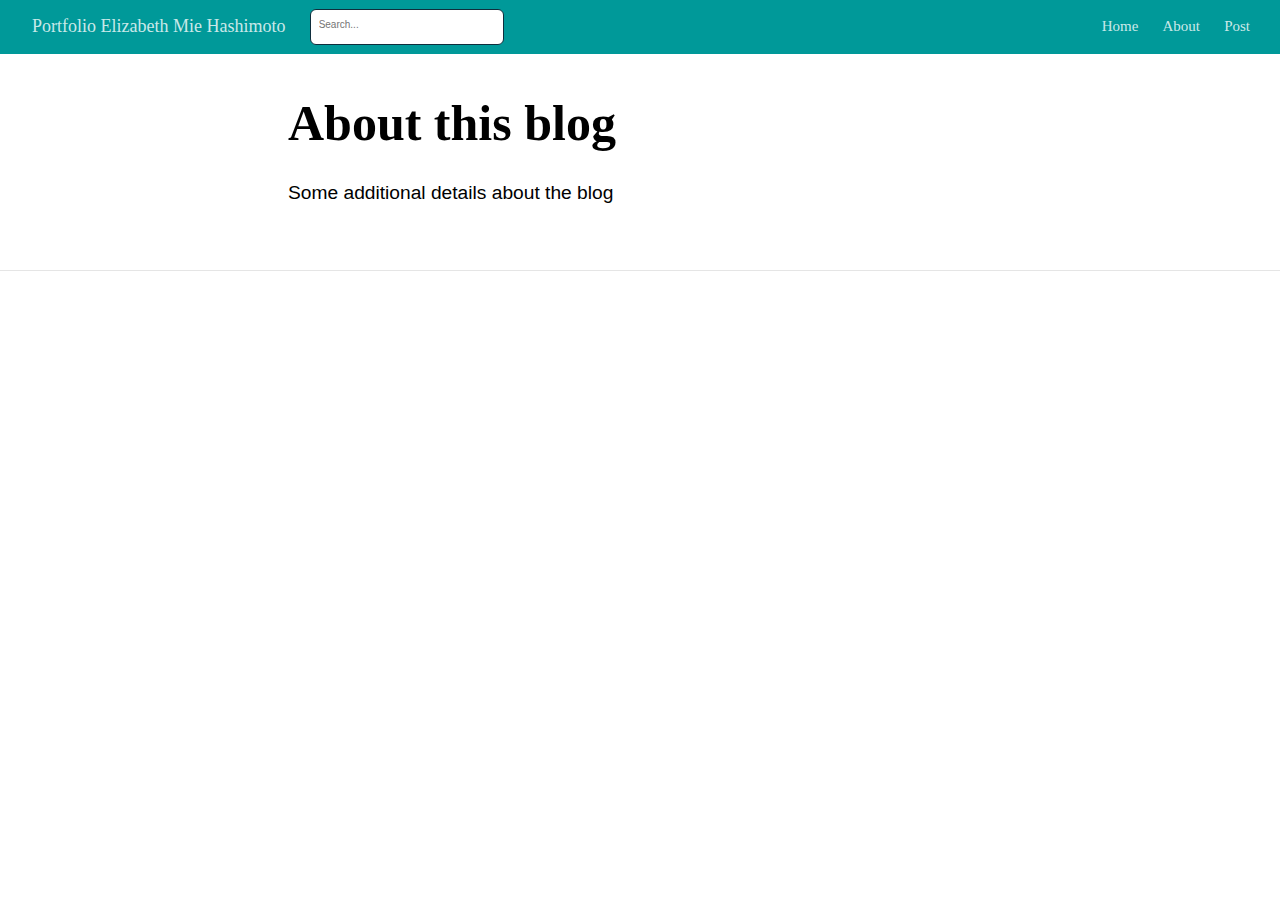
<file: docs/about.html>
<!DOCTYPE html>

<html xmlns="http://www.w3.org/1999/xhtml" lang="" xml:lang="">

<head>
  <meta charset="utf-8"/>
  <meta name="viewport" content="width=device-width, initial-scale=1"/>
  <meta http-equiv="X-UA-Compatible" content="IE=Edge,chrome=1"/>
  <meta name="generator" content="distill" />

  <style type="text/css">
  /* Hide doc at startup (prevent jankiness while JS renders/transforms) */
  body {
    visibility: hidden;
  }
  </style>

 <!--radix_placeholder_import_source-->
 <!--/radix_placeholder_import_source-->

<style type="text/css">code{white-space: pre;}</style>
<style type="text/css" data-origin="pandoc">
pre > code.sourceCode { white-space: pre; position: relative; }
pre > code.sourceCode > span { display: inline-block; line-height: 1.25; }
pre > code.sourceCode > span:empty { height: 1.2em; }
.sourceCode { overflow: visible; }
code.sourceCode > span { color: inherit; text-decoration: inherit; }
div.sourceCode { margin: 1em 0; }
pre.sourceCode { margin: 0; }
@media screen {
div.sourceCode { overflow: auto; }
}
@media print {
pre > code.sourceCode { white-space: pre-wrap; }
pre > code.sourceCode > span { text-indent: -5em; padding-left: 5em; }
}
pre.numberSource code
  { counter-reset: source-line 0; }
pre.numberSource code > span
  { position: relative; left: -4em; counter-increment: source-line; }
pre.numberSource code > span > a:first-child::before
  { content: counter(source-line);
    position: relative; left: -1em; text-align: right; vertical-align: baseline;
    border: none; display: inline-block;
    -webkit-touch-callout: none; -webkit-user-select: none;
    -khtml-user-select: none; -moz-user-select: none;
    -ms-user-select: none; user-select: none;
    padding: 0 4px; width: 4em;
    color: #aaaaaa;
  }
pre.numberSource { margin-left: 3em; border-left: 1px solid #aaaaaa;  padding-left: 4px; }
div.sourceCode
  {   }
@media screen {
pre > code.sourceCode > span > a:first-child::before { text-decoration: underline; }
}
code span.al { color: #ad0000; } /* Alert */
code span.an { color: #5e5e5e; } /* Annotation */
code span.at { } /* Attribute */
code span.bn { color: #ad0000; } /* BaseN */
code span.bu { } /* BuiltIn */
code span.cf { color: #007ba5; } /* ControlFlow */
code span.ch { color: #20794d; } /* Char */
code span.cn { color: #8f5902; } /* Constant */
code span.co { color: #5e5e5e; } /* Comment */
code span.cv { color: #5e5e5e; font-style: italic; } /* CommentVar */
code span.do { color: #5e5e5e; font-style: italic; } /* Documentation */
code span.dt { color: #ad0000; } /* DataType */
code span.dv { color: #ad0000; } /* DecVal */
code span.er { color: #ad0000; } /* Error */
code span.ex { } /* Extension */
code span.fl { color: #ad0000; } /* Float */
code span.fu { color: #4758ab; } /* Function */
code span.im { } /* Import */
code span.in { color: #5e5e5e; } /* Information */
code span.kw { color: #007ba5; } /* Keyword */
code span.op { color: #5e5e5e; } /* Operator */
code span.ot { color: #007ba5; } /* Other */
code span.pp { color: #ad0000; } /* Preprocessor */
code span.sc { color: #5e5e5e; } /* SpecialChar */
code span.ss { color: #20794d; } /* SpecialString */
code span.st { color: #20794d; } /* String */
code span.va { color: #111111; } /* Variable */
code span.vs { color: #20794d; } /* VerbatimString */
code span.wa { color: #5e5e5e; font-style: italic; } /* Warning */
</style>


  <!--radix_placeholder_meta_tags-->
  <title>Portfolio Elizabeth Mie Hashimoto: About this blog</title>

  <meta property="description" itemprop="description" content="Some additional details about the blog"/>



  <!--  https://developers.facebook.com/docs/sharing/webmasters#markup -->
  <meta property="og:title" content="Portfolio Elizabeth Mie Hashimoto: About this blog"/>
  <meta property="og:type" content="article"/>
  <meta property="og:description" content="Some additional details about the blog"/>
  <meta property="og:locale" content="en_US"/>
  <meta property="og:site_name" content="Portfolio Elizabeth Mie Hashimoto"/>

  <!--  https://dev.twitter.com/cards/types/summary -->
  <meta property="twitter:card" content="summary"/>
  <meta property="twitter:title" content="Portfolio Elizabeth Mie Hashimoto: About this blog"/>
  <meta property="twitter:description" content="Some additional details about the blog"/>

  <!--/radix_placeholder_meta_tags-->
  <!--radix_placeholder_rmarkdown_metadata-->

  <script type="text/json" id="radix-rmarkdown-metadata">
  {"type":"list","attributes":{"names":{"type":"character","attributes":{},"value":["title","description","theme"]}},"value":[{"type":"character","attributes":{},"value":["About this blog"]},{"type":"character","attributes":{},"value":["Some additional details about the blog\n"]},{"type":"character","attributes":{},"value":["tema_semana_cursoR.css"]}]}
  </script>
  <!--/radix_placeholder_rmarkdown_metadata-->
  <!--radix_placeholder_navigation_in_header-->
  <meta name="distill:offset" content=""/>

  <script type="application/javascript">

    window.headroom_prevent_pin = false;

    window.document.addEventListener("DOMContentLoaded", function (event) {

      // initialize headroom for banner
      var header = $('header').get(0);
      var headerHeight = header.offsetHeight;
      var headroom = new Headroom(header, {
        tolerance: 5,
        onPin : function() {
          if (window.headroom_prevent_pin) {
            window.headroom_prevent_pin = false;
            headroom.unpin();
          }
        }
      });
      headroom.init();
      if(window.location.hash)
        headroom.unpin();
      $(header).addClass('headroom--transition');

      // offset scroll location for banner on hash change
      // (see: https://github.com/WickyNilliams/headroom.js/issues/38)
      window.addEventListener("hashchange", function(event) {
        window.scrollTo(0, window.pageYOffset - (headerHeight + 25));
      });

      // responsive menu
      $('.distill-site-header').each(function(i, val) {
        var topnav = $(this);
        var toggle = topnav.find('.nav-toggle');
        toggle.on('click', function() {
          topnav.toggleClass('responsive');
        });
      });

      // nav dropdowns
      $('.nav-dropbtn').click(function(e) {
        $(this).next('.nav-dropdown-content').toggleClass('nav-dropdown-active');
        $(this).parent().siblings('.nav-dropdown')
           .children('.nav-dropdown-content').removeClass('nav-dropdown-active');
      });
      $("body").click(function(e){
        $('.nav-dropdown-content').removeClass('nav-dropdown-active');
      });
      $(".nav-dropdown").click(function(e){
        e.stopPropagation();
      });
    });
  </script>

  <style type="text/css">

  /* Theme (user-documented overrideables for nav appearance) */

  .distill-site-nav {
    color: rgba(255, 255, 255, 0.8);
    background-color: #0F2E3D;
    font-size: 15px;
    font-weight: 300;
  }

  .distill-site-nav a {
    color: inherit;
    text-decoration: none;
  }

  .distill-site-nav a:hover {
    color: white;
  }

  @media print {
    .distill-site-nav {
      display: none;
    }
  }

  .distill-site-header {

  }

  .distill-site-footer {

  }


  /* Site Header */

  .distill-site-header {
    width: 100%;
    box-sizing: border-box;
    z-index: 3;
  }

  .distill-site-header .nav-left {
    display: inline-block;
    margin-left: 8px;
  }

  @media screen and (max-width: 768px) {
    .distill-site-header .nav-left {
      margin-left: 0;
    }
  }


  .distill-site-header .nav-right {
    float: right;
    margin-right: 8px;
  }

  .distill-site-header a,
  .distill-site-header .title {
    display: inline-block;
    text-align: center;
    padding: 14px 10px 14px 10px;
  }

  .distill-site-header .title {
    font-size: 18px;
    min-width: 150px;
  }

  .distill-site-header .logo {
    padding: 0;
  }

  .distill-site-header .logo img {
    display: none;
    max-height: 20px;
    width: auto;
    margin-bottom: -4px;
  }

  .distill-site-header .nav-image img {
    max-height: 18px;
    width: auto;
    display: inline-block;
    margin-bottom: -3px;
  }



  @media screen and (min-width: 1000px) {
    .distill-site-header .logo img {
      display: inline-block;
    }
    .distill-site-header .nav-left {
      margin-left: 20px;
    }
    .distill-site-header .nav-right {
      margin-right: 20px;
    }
    .distill-site-header .title {
      padding-left: 12px;
    }
  }


  .distill-site-header .nav-toggle {
    display: none;
  }

  .nav-dropdown {
    display: inline-block;
    position: relative;
  }

  .nav-dropdown .nav-dropbtn {
    border: none;
    outline: none;
    color: rgba(255, 255, 255, 0.8);
    padding: 16px 10px;
    background-color: transparent;
    font-family: inherit;
    font-size: inherit;
    font-weight: inherit;
    margin: 0;
    margin-top: 1px;
    z-index: 2;
  }

  .nav-dropdown-content {
    display: none;
    position: absolute;
    background-color: white;
    min-width: 200px;
    border: 1px solid rgba(0,0,0,0.15);
    border-radius: 4px;
    box-shadow: 0px 8px 16px 0px rgba(0,0,0,0.1);
    z-index: 1;
    margin-top: 2px;
    white-space: nowrap;
    padding-top: 4px;
    padding-bottom: 4px;
  }

  .nav-dropdown-content hr {
    margin-top: 4px;
    margin-bottom: 4px;
    border: none;
    border-bottom: 1px solid rgba(0, 0, 0, 0.1);
  }

  .nav-dropdown-active {
    display: block;
  }

  .nav-dropdown-content a, .nav-dropdown-content .nav-dropdown-header {
    color: black;
    padding: 6px 24px;
    text-decoration: none;
    display: block;
    text-align: left;
  }

  .nav-dropdown-content .nav-dropdown-header {
    display: block;
    padding: 5px 24px;
    padding-bottom: 0;
    text-transform: uppercase;
    font-size: 14px;
    color: #999999;
    white-space: nowrap;
  }

  .nav-dropdown:hover .nav-dropbtn {
    color: white;
  }

  .nav-dropdown-content a:hover {
    background-color: #ddd;
    color: black;
  }

  .nav-right .nav-dropdown-content {
    margin-left: -45%;
    right: 0;
  }

  @media screen and (max-width: 768px) {
    .distill-site-header a, .distill-site-header .nav-dropdown  {display: none;}
    .distill-site-header a.nav-toggle {
      float: right;
      display: block;
    }
    .distill-site-header .title {
      margin-left: 0;
    }
    .distill-site-header .nav-right {
      margin-right: 0;
    }
    .distill-site-header {
      overflow: hidden;
    }
    .nav-right .nav-dropdown-content {
      margin-left: 0;
    }
  }


  @media screen and (max-width: 768px) {
    .distill-site-header.responsive {position: relative; min-height: 500px; }
    .distill-site-header.responsive a.nav-toggle {
      position: absolute;
      right: 0;
      top: 0;
    }
    .distill-site-header.responsive a,
    .distill-site-header.responsive .nav-dropdown {
      display: block;
      text-align: left;
    }
    .distill-site-header.responsive .nav-left,
    .distill-site-header.responsive .nav-right {
      width: 100%;
    }
    .distill-site-header.responsive .nav-dropdown {float: none;}
    .distill-site-header.responsive .nav-dropdown-content {position: relative;}
    .distill-site-header.responsive .nav-dropdown .nav-dropbtn {
      display: block;
      width: 100%;
      text-align: left;
    }
  }

  /* Site Footer */

  .distill-site-footer {
    width: 100%;
    overflow: hidden;
    box-sizing: border-box;
    z-index: 3;
    margin-top: 30px;
    padding-top: 30px;
    padding-bottom: 30px;
    text-align: center;
  }

  /* Headroom */

  d-title {
    padding-top: 6rem;
  }

  @media print {
    d-title {
      padding-top: 4rem;
    }
  }

  .headroom {
    z-index: 1000;
    position: fixed;
    top: 0;
    left: 0;
    right: 0;
  }

  .headroom--transition {
    transition: all .4s ease-in-out;
  }

  .headroom--unpinned {
    top: -100px;
  }

  .headroom--pinned {
    top: 0;
  }

  /* adjust viewport for navbar height */
  /* helps vertically center bootstrap (non-distill) content */
  .min-vh-100 {
    min-height: calc(100vh - 100px) !important;
  }

  </style>

  <script src="site_libs/jquery-3.6.0/jquery-3.6.0.min.js"></script>
  <link href="site_libs/font-awesome-5.1.0/css/all.css" rel="stylesheet"/>
  <link href="site_libs/font-awesome-5.1.0/css/v4-shims.css" rel="stylesheet"/>
  <script src="site_libs/headroom-0.9.4/headroom.min.js"></script>
  <script src="site_libs/autocomplete-0.37.1/autocomplete.min.js"></script>
  <script src="site_libs/fuse-6.4.1/fuse.min.js"></script>

  <script type="application/javascript">

  function getMeta(metaName) {
    var metas = document.getElementsByTagName('meta');
    for (let i = 0; i < metas.length; i++) {
      if (metas[i].getAttribute('name') === metaName) {
        return metas[i].getAttribute('content');
      }
    }
    return '';
  }

  function offsetURL(url) {
    var offset = getMeta('distill:offset');
    return offset ? offset + '/' + url : url;
  }

  function createFuseIndex() {

    // create fuse index
    var options = {
      keys: [
        { name: 'title', weight: 20 },
        { name: 'categories', weight: 15 },
        { name: 'description', weight: 10 },
        { name: 'contents', weight: 5 },
      ],
      ignoreLocation: true,
      threshold: 0
    };
    var fuse = new window.Fuse([], options);

    // fetch the main search.json
    return fetch(offsetURL('search.json'))
      .then(function(response) {
        if (response.status == 200) {
          return response.json().then(function(json) {
            // index main articles
            json.articles.forEach(function(article) {
              fuse.add(article);
            });
            // download collections and index their articles
            return Promise.all(json.collections.map(function(collection) {
              return fetch(offsetURL(collection)).then(function(response) {
                if (response.status === 200) {
                  return response.json().then(function(articles) {
                    articles.forEach(function(article) {
                      fuse.add(article);
                    });
                  })
                } else {
                  return Promise.reject(
                    new Error('Unexpected status from search index request: ' +
                              response.status)
                  );
                }
              });
            })).then(function() {
              return fuse;
            });
          });

        } else {
          return Promise.reject(
            new Error('Unexpected status from search index request: ' +
                        response.status)
          );
        }
      });
  }

  window.document.addEventListener("DOMContentLoaded", function (event) {

    // get search element (bail if we don't have one)
    var searchEl = window.document.getElementById('distill-search');
    if (!searchEl)
      return;

    createFuseIndex()
      .then(function(fuse) {

        // make search box visible
        searchEl.classList.remove('hidden');

        // initialize autocomplete
        var options = {
          autoselect: true,
          hint: false,
          minLength: 2,
        };
        window.autocomplete(searchEl, options, [{
          source: function(query, callback) {
            const searchOptions = {
              isCaseSensitive: false,
              shouldSort: true,
              minMatchCharLength: 2,
              limit: 10,
            };
            var results = fuse.search(query, searchOptions);
            callback(results
              .map(function(result) { return result.item; })
            );
          },
          templates: {
            suggestion: function(suggestion) {
              var img = suggestion.preview && Object.keys(suggestion.preview).length > 0
                ? `<img src="${offsetURL(suggestion.preview)}"</img>`
                : '';
              var html = `
                <div class="search-item">
                  <h3>${suggestion.title}</h3>
                  <div class="search-item-description">
                    ${suggestion.description || ''}
                  </div>
                  <div class="search-item-preview">
                    ${img}
                  </div>
                </div>
              `;
              return html;
            }
          }
        }]).on('autocomplete:selected', function(event, suggestion) {
          window.location.href = offsetURL(suggestion.path);
        });
        // remove inline display style on autocompleter (we want to
        // manage responsive display via css)
        $('.algolia-autocomplete').css("display", "");
      })
      .catch(function(error) {
        console.log(error);
      });

  });

  </script>

  <style type="text/css">

  .nav-search {
    font-size: x-small;
  }

  /* Algolioa Autocomplete */

  .algolia-autocomplete {
    display: inline-block;
    margin-left: 10px;
    vertical-align: sub;
    background-color: white;
    color: black;
    padding: 6px;
    padding-top: 8px;
    padding-bottom: 0;
    border-radius: 6px;
    border: 1px #0F2E3D solid;
    width: 180px;
  }


  @media screen and (max-width: 768px) {
    .distill-site-nav .algolia-autocomplete {
      display: none;
      visibility: hidden;
    }
    .distill-site-nav.responsive .algolia-autocomplete {
      display: inline-block;
      visibility: visible;
    }
    .distill-site-nav.responsive .algolia-autocomplete .aa-dropdown-menu {
      margin-left: 0;
      width: 400px;
      max-height: 400px;
    }
  }

  .algolia-autocomplete .aa-input, .algolia-autocomplete .aa-hint {
    width: 90%;
    outline: none;
    border: none;
  }

  .algolia-autocomplete .aa-hint {
    color: #999;
  }
  .algolia-autocomplete .aa-dropdown-menu {
    width: 550px;
    max-height: 70vh;
    overflow-x: visible;
    overflow-y: scroll;
    padding: 5px;
    margin-top: 3px;
    margin-left: -150px;
    background-color: #fff;
    border-radius: 5px;
    border: 1px solid #999;
    border-top: none;
  }

  .algolia-autocomplete .aa-dropdown-menu .aa-suggestion {
    cursor: pointer;
    padding: 5px 4px;
    border-bottom: 1px solid #eee;
  }

  .algolia-autocomplete .aa-dropdown-menu .aa-suggestion:last-of-type {
    border-bottom: none;
    margin-bottom: 2px;
  }

  .algolia-autocomplete .aa-dropdown-menu .aa-suggestion .search-item {
    overflow: hidden;
    font-size: 0.8em;
    line-height: 1.4em;
  }

  .algolia-autocomplete .aa-dropdown-menu .aa-suggestion .search-item h3 {
    font-size: 1rem;
    margin-block-start: 0;
    margin-block-end: 5px;
  }

  .algolia-autocomplete .aa-dropdown-menu .aa-suggestion .search-item-description {
    display: inline-block;
    overflow: hidden;
    height: 2.8em;
    width: 80%;
    margin-right: 4%;
  }

  .algolia-autocomplete .aa-dropdown-menu .aa-suggestion .search-item-preview {
    display: inline-block;
    width: 15%;
  }

  .algolia-autocomplete .aa-dropdown-menu .aa-suggestion .search-item-preview img {
    height: 3em;
    width: auto;
    display: none;
  }

  .algolia-autocomplete .aa-dropdown-menu .aa-suggestion .search-item-preview img[src] {
    display: initial;
  }

  .algolia-autocomplete .aa-dropdown-menu .aa-suggestion.aa-cursor {
    background-color: #eee;
  }
  .algolia-autocomplete .aa-dropdown-menu .aa-suggestion em {
    font-weight: bold;
    font-style: normal;
  }

  </style>


  <!--/radix_placeholder_navigation_in_header-->
  <!--radix_placeholder_distill-->

  <style type="text/css">

  body {
    background-color: white;
  }

  .pandoc-table {
    width: 100%;
  }

  .pandoc-table>caption {
    margin-bottom: 10px;
  }

  .pandoc-table th:not([align]) {
    text-align: left;
  }

  .pagedtable-footer {
    font-size: 15px;
  }

  d-byline .byline {
    grid-template-columns: 2fr 2fr;
  }

  d-byline .byline h3 {
    margin-block-start: 1.5em;
  }

  d-byline .byline .authors-affiliations h3 {
    margin-block-start: 0.5em;
  }

  .authors-affiliations .orcid-id {
    width: 16px;
    height:16px;
    margin-left: 4px;
    margin-right: 4px;
    vertical-align: middle;
    padding-bottom: 2px;
  }

  d-title .dt-tags {
    margin-top: 1em;
    grid-column: text;
  }

  .dt-tags .dt-tag {
    text-decoration: none;
    display: inline-block;
    color: rgba(0,0,0,0.6);
    padding: 0em 0.4em;
    margin-right: 0.5em;
    margin-bottom: 0.4em;
    font-size: 70%;
    border: 1px solid rgba(0,0,0,0.2);
    border-radius: 3px;
    text-transform: uppercase;
    font-weight: 500;
  }

  d-article table.gt_table td,
  d-article table.gt_table th {
    border-bottom: none;
  }

  .html-widget {
    margin-bottom: 2.0em;
  }

  .l-screen-inset {
    padding-right: 16px;
  }

  .l-screen .caption {
    margin-left: 10px;
  }

  .shaded {
    background: rgb(247, 247, 247);
    padding-top: 20px;
    padding-bottom: 20px;
    border-top: 1px solid rgba(0, 0, 0, 0.1);
    border-bottom: 1px solid rgba(0, 0, 0, 0.1);
  }

  .shaded .html-widget {
    margin-bottom: 0;
    border: 1px solid rgba(0, 0, 0, 0.1);
  }

  .shaded .shaded-content {
    background: white;
  }

  .text-output {
    margin-top: 0;
    line-height: 1.5em;
  }

  .hidden {
    display: none !important;
  }

  d-article {
    padding-top: 2.5rem;
    padding-bottom: 30px;
  }

  d-appendix {
    padding-top: 30px;
  }

  d-article>p>img {
    width: 100%;
  }

  d-article h2 {
    margin: 1rem 0 1.5rem 0;
  }

  d-article h3 {
    margin-top: 1.5rem;
  }

  d-article iframe {
    border: 1px solid rgba(0, 0, 0, 0.1);
    margin-bottom: 2.0em;
    width: 100%;
  }

  /* Tweak code blocks */

  d-article div.sourceCode code,
  d-article pre code {
    font-family: Consolas, Monaco, 'Andale Mono', 'Ubuntu Mono', monospace;
  }

  d-article pre,
  d-article div.sourceCode,
  d-article div.sourceCode pre {
    overflow: auto;
  }

  d-article div.sourceCode {
    background-color: white;
  }

  d-article div.sourceCode pre {
    padding-left: 10px;
    font-size: 12px;
    border-left: 2px solid rgba(0,0,0,0.1);
  }

  d-article pre {
    font-size: 12px;
    color: black;
    background: none;
    margin-top: 0;
    text-align: left;
    white-space: pre;
    word-spacing: normal;
    word-break: normal;
    word-wrap: normal;
    line-height: 1.5;

    -moz-tab-size: 4;
    -o-tab-size: 4;
    tab-size: 4;

    -webkit-hyphens: none;
    -moz-hyphens: none;
    -ms-hyphens: none;
    hyphens: none;
  }

  d-article pre a {
    border-bottom: none;
  }

  d-article pre a:hover {
    border-bottom: none;
    text-decoration: underline;
  }

  d-article details {
    grid-column: text;
    margin-bottom: 0.8em;
  }

  @media(min-width: 768px) {

  d-article pre,
  d-article div.sourceCode,
  d-article div.sourceCode pre {
    overflow: visible !important;
  }

  d-article div.sourceCode pre {
    padding-left: 18px;
    font-size: 14px;
  }

  d-article pre {
    font-size: 14px;
  }

  }

  figure img.external {
    background: white;
    border: 1px solid rgba(0, 0, 0, 0.1);
    box-shadow: 0 1px 8px rgba(0, 0, 0, 0.1);
    padding: 18px;
    box-sizing: border-box;
  }

  /* CSS for d-contents */

  .d-contents {
    grid-column: text;
    color: rgba(0,0,0,0.8);
    font-size: 0.9em;
    padding-bottom: 1em;
    margin-bottom: 1em;
    padding-bottom: 0.5em;
    margin-bottom: 1em;
    padding-left: 0.25em;
    justify-self: start;
  }

  @media(min-width: 1000px) {
    .d-contents.d-contents-float {
      height: 0;
      grid-column-start: 1;
      grid-column-end: 4;
      justify-self: center;
      padding-right: 3em;
      padding-left: 2em;
    }
  }

  .d-contents nav h3 {
    font-size: 18px;
    margin-top: 0;
    margin-bottom: 1em;
  }

  .d-contents li {
    list-style-type: none
  }

  .d-contents nav > ul {
    padding-left: 0;
  }

  .d-contents ul {
    padding-left: 1em
  }

  .d-contents nav ul li {
    margin-top: 0.6em;
    margin-bottom: 0.2em;
  }

  .d-contents nav a {
    font-size: 13px;
    border-bottom: none;
    text-decoration: none
    color: rgba(0, 0, 0, 0.8);
  }

  .d-contents nav a:hover {
    text-decoration: underline solid rgba(0, 0, 0, 0.6)
  }

  .d-contents nav > ul > li > a {
    font-weight: 600;
  }

  .d-contents nav > ul > li > ul {
    font-weight: inherit;
  }

  .d-contents nav > ul > li > ul > li {
    margin-top: 0.2em;
  }


  .d-contents nav ul {
    margin-top: 0;
    margin-bottom: 0.25em;
  }

  .d-article-with-toc h2:nth-child(2) {
    margin-top: 0;
  }


  /* Figure */

  .figure {
    position: relative;
    margin-bottom: 2.5em;
    margin-top: 1.5em;
  }

  .figure img {
    width: 100%;
  }

  .figure .caption {
    color: rgba(0, 0, 0, 0.6);
    font-size: 12px;
    line-height: 1.5em;
  }

  .figure img.external {
    background: white;
    border: 1px solid rgba(0, 0, 0, 0.1);
    box-shadow: 0 1px 8px rgba(0, 0, 0, 0.1);
    padding: 18px;
    box-sizing: border-box;
  }

  .figure .caption a {
    color: rgba(0, 0, 0, 0.6);
  }

  .figure .caption b,
  .figure .caption strong, {
    font-weight: 600;
    color: rgba(0, 0, 0, 1.0);
  }

  /* Citations */

  d-article .citation {
    color: inherit;
    cursor: inherit;
  }

  div.hanging-indent{
    margin-left: 1em; text-indent: -1em;
  }

  /* Citation hover box */

  .tippy-box[data-theme~=light-border] {
    background-color: rgba(250, 250, 250, 0.95);
  }

  .tippy-content > p {
    margin-bottom: 0;
    padding: 2px;
  }


  /* Tweak 1000px media break to show more text */

  @media(min-width: 1000px) {
    .base-grid,
    distill-header,
    d-title,
    d-abstract,
    d-article,
    d-appendix,
    distill-appendix,
    d-byline,
    d-footnote-list,
    d-citation-list,
    distill-footer {
      grid-template-columns: [screen-start] 1fr [page-start kicker-start] 80px [middle-start] 50px [text-start kicker-end] 65px 65px 65px 65px 65px 65px 65px 65px [text-end gutter-start] 65px [middle-end] 65px [page-end gutter-end] 1fr [screen-end];
      grid-column-gap: 16px;
    }

    .grid {
      grid-column-gap: 16px;
    }

    d-article {
      font-size: 1.06rem;
      line-height: 1.7em;
    }
    figure .caption, .figure .caption, figure figcaption {
      font-size: 13px;
    }
  }

  @media(min-width: 1180px) {
    .base-grid,
    distill-header,
    d-title,
    d-abstract,
    d-article,
    d-appendix,
    distill-appendix,
    d-byline,
    d-footnote-list,
    d-citation-list,
    distill-footer {
      grid-template-columns: [screen-start] 1fr [page-start kicker-start] 60px [middle-start] 60px [text-start kicker-end] 60px 60px 60px 60px 60px 60px 60px 60px [text-end gutter-start] 60px [middle-end] 60px [page-end gutter-end] 1fr [screen-end];
      grid-column-gap: 32px;
    }

    .grid {
      grid-column-gap: 32px;
    }
  }


  /* Get the citation styles for the appendix (not auto-injected on render since
     we do our own rendering of the citation appendix) */

  d-appendix .citation-appendix,
  .d-appendix .citation-appendix {
    font-size: 11px;
    line-height: 15px;
    border-left: 1px solid rgba(0, 0, 0, 0.1);
    padding-left: 18px;
    border: 1px solid rgba(0,0,0,0.1);
    background: rgba(0, 0, 0, 0.02);
    padding: 10px 18px;
    border-radius: 3px;
    color: rgba(150, 150, 150, 1);
    overflow: hidden;
    margin-top: -12px;
    white-space: pre-wrap;
    word-wrap: break-word;
  }

  /* Include appendix styles here so they can be overridden */

  d-appendix {
    contain: layout style;
    font-size: 0.8em;
    line-height: 1.7em;
    margin-top: 60px;
    margin-bottom: 0;
    border-top: 1px solid rgba(0, 0, 0, 0.1);
    color: rgba(0,0,0,0.5);
    padding-top: 60px;
    padding-bottom: 48px;
  }

  d-appendix h3 {
    grid-column: page-start / text-start;
    font-size: 15px;
    font-weight: 500;
    margin-top: 1em;
    margin-bottom: 0;
    color: rgba(0,0,0,0.65);
  }

  d-appendix h3 + * {
    margin-top: 1em;
  }

  d-appendix ol {
    padding: 0 0 0 15px;
  }

  @media (min-width: 768px) {
    d-appendix ol {
      padding: 0 0 0 30px;
      margin-left: -30px;
    }
  }

  d-appendix li {
    margin-bottom: 1em;
  }

  d-appendix a {
    color: rgba(0, 0, 0, 0.6);
  }

  d-appendix > * {
    grid-column: text;
  }

  d-appendix > d-footnote-list,
  d-appendix > d-citation-list,
  d-appendix > distill-appendix {
    grid-column: screen;
  }

  /* Include footnote styles here so they can be overridden */

  d-footnote-list {
    contain: layout style;
  }

  d-footnote-list > * {
    grid-column: text;
  }

  d-footnote-list a.footnote-backlink {
    color: rgba(0,0,0,0.3);
    padding-left: 0.5em;
  }



  /* Anchor.js */

  .anchorjs-link {
    /*transition: all .25s linear; */
    text-decoration: none;
    border-bottom: none;
  }
  *:hover > .anchorjs-link {
    margin-left: -1.125em !important;
    text-decoration: none;
    border-bottom: none;
  }

  /* Social footer */

  .social_footer {
    margin-top: 30px;
    margin-bottom: 0;
    color: rgba(0,0,0,0.67);
  }

  .disqus-comments {
    margin-right: 30px;
  }

  .disqus-comment-count {
    border-bottom: 1px solid rgba(0, 0, 0, 0.4);
    cursor: pointer;
  }

  #disqus_thread {
    margin-top: 30px;
  }

  .article-sharing a {
    border-bottom: none;
    margin-right: 8px;
  }

  .article-sharing a:hover {
    border-bottom: none;
  }

  .sidebar-section.subscribe {
    font-size: 12px;
    line-height: 1.6em;
  }

  .subscribe p {
    margin-bottom: 0.5em;
  }


  .article-footer .subscribe {
    font-size: 15px;
    margin-top: 45px;
  }


  .sidebar-section.custom {
    font-size: 12px;
    line-height: 1.6em;
  }

  .custom p {
    margin-bottom: 0.5em;
  }

  /* Styles for listing layout (hide title) */
  .layout-listing d-title, .layout-listing .d-title {
    display: none;
  }

  /* Styles for posts lists (not auto-injected) */


  .posts-with-sidebar {
    padding-left: 45px;
    padding-right: 45px;
  }

  .posts-list .description h2,
  .posts-list .description p {
    font-family: -apple-system, BlinkMacSystemFont, "Segoe UI", Roboto, Oxygen, Ubuntu, Cantarell, "Fira Sans", "Droid Sans", "Helvetica Neue", Arial, sans-serif;
  }

  .posts-list .description h2 {
    font-weight: 700;
    border-bottom: none;
    padding-bottom: 0;
  }

  .posts-list h2.post-tag {
    border-bottom: 1px solid rgba(0, 0, 0, 0.2);
    padding-bottom: 12px;
  }
  .posts-list {
    margin-top: 60px;
    margin-bottom: 24px;
  }

  .posts-list .post-preview {
    text-decoration: none;
    overflow: hidden;
    display: block;
    border-bottom: 1px solid rgba(0, 0, 0, 0.1);
    padding: 24px 0;
  }

  .post-preview-last {
    border-bottom: none !important;
  }

  .posts-list .posts-list-caption {
    grid-column: screen;
    font-weight: 400;
  }

  .posts-list .post-preview h2 {
    margin: 0 0 6px 0;
    line-height: 1.2em;
    font-style: normal;
    font-size: 24px;
  }

  .posts-list .post-preview p {
    margin: 0 0 12px 0;
    line-height: 1.4em;
    font-size: 16px;
  }

  .posts-list .post-preview .thumbnail {
    box-sizing: border-box;
    margin-bottom: 24px;
    position: relative;
    max-width: 500px;
  }
  .posts-list .post-preview img {
    width: 100%;
    display: block;
  }

  .posts-list .metadata {
    font-size: 12px;
    line-height: 1.4em;
    margin-bottom: 18px;
  }

  .posts-list .metadata > * {
    display: inline-block;
  }

  .posts-list .metadata .publishedDate {
    margin-right: 2em;
  }

  .posts-list .metadata .dt-authors {
    display: block;
    margin-top: 0.3em;
    margin-right: 2em;
  }

  .posts-list .dt-tags {
    display: block;
    line-height: 1em;
  }

  .posts-list .dt-tags .dt-tag {
    display: inline-block;
    color: rgba(0,0,0,0.6);
    padding: 0.3em 0.4em;
    margin-right: 0.2em;
    margin-bottom: 0.4em;
    font-size: 60%;
    border: 1px solid rgba(0,0,0,0.2);
    border-radius: 3px;
    text-transform: uppercase;
    font-weight: 500;
  }

  .posts-list img {
    opacity: 1;
  }

  .posts-list img[data-src] {
    opacity: 0;
  }

  .posts-more {
    clear: both;
  }


  .posts-sidebar {
    font-size: 16px;
  }

  .posts-sidebar h3 {
    font-size: 16px;
    margin-top: 0;
    margin-bottom: 0.5em;
    font-weight: 400;
    text-transform: uppercase;
  }

  .sidebar-section {
    margin-bottom: 30px;
  }

  .categories ul {
    list-style-type: none;
    margin: 0;
    padding: 0;
  }

  .categories li {
    color: rgba(0, 0, 0, 0.8);
    margin-bottom: 0;
  }

  .categories li>a {
    border-bottom: none;
  }

  .categories li>a:hover {
    border-bottom: 1px solid rgba(0, 0, 0, 0.4);
  }

  .categories .active {
    font-weight: 600;
  }

  .categories .category-count {
    color: rgba(0, 0, 0, 0.4);
  }


  @media(min-width: 768px) {
    .posts-list .post-preview h2 {
      font-size: 26px;
    }
    .posts-list .post-preview .thumbnail {
      float: right;
      width: 30%;
      margin-bottom: 0;
    }
    .posts-list .post-preview .description {
      float: left;
      width: 45%;
    }
    .posts-list .post-preview .metadata {
      float: left;
      width: 20%;
      margin-top: 8px;
    }
    .posts-list .post-preview p {
      margin: 0 0 12px 0;
      line-height: 1.5em;
      font-size: 16px;
    }
    .posts-with-sidebar .posts-list {
      float: left;
      width: 75%;
    }
    .posts-with-sidebar .posts-sidebar {
      float: right;
      width: 20%;
      margin-top: 60px;
      padding-top: 24px;
      padding-bottom: 24px;
    }
  }


  /* Improve display for browsers without grid (IE/Edge <= 15) */

  .downlevel {
    line-height: 1.6em;
    font-family: -apple-system, BlinkMacSystemFont, "Segoe UI", Roboto, Oxygen, Ubuntu, Cantarell, "Fira Sans", "Droid Sans", "Helvetica Neue", Arial, sans-serif;
    margin: 0;
  }

  .downlevel .d-title {
    padding-top: 6rem;
    padding-bottom: 1.5rem;
  }

  .downlevel .d-title h1 {
    font-size: 50px;
    font-weight: 700;
    line-height: 1.1em;
    margin: 0 0 0.5rem;
  }

  .downlevel .d-title p {
    font-weight: 300;
    font-size: 1.2rem;
    line-height: 1.55em;
    margin-top: 0;
  }

  .downlevel .d-byline {
    padding-top: 0.8em;
    padding-bottom: 0.8em;
    font-size: 0.8rem;
    line-height: 1.8em;
  }

  .downlevel .section-separator {
    border: none;
    border-top: 1px solid rgba(0, 0, 0, 0.1);
  }

  .downlevel .d-article {
    font-size: 1.06rem;
    line-height: 1.7em;
    padding-top: 1rem;
    padding-bottom: 2rem;
  }


  .downlevel .d-appendix {
    padding-left: 0;
    padding-right: 0;
    max-width: none;
    font-size: 0.8em;
    line-height: 1.7em;
    margin-bottom: 0;
    color: rgba(0,0,0,0.5);
    padding-top: 40px;
    padding-bottom: 48px;
  }

  .downlevel .footnotes ol {
    padding-left: 13px;
  }

  .downlevel .base-grid,
  .downlevel .distill-header,
  .downlevel .d-title,
  .downlevel .d-abstract,
  .downlevel .d-article,
  .downlevel .d-appendix,
  .downlevel .distill-appendix,
  .downlevel .d-byline,
  .downlevel .d-footnote-list,
  .downlevel .d-citation-list,
  .downlevel .distill-footer,
  .downlevel .appendix-bottom,
  .downlevel .posts-container {
    padding-left: 40px;
    padding-right: 40px;
  }

  @media(min-width: 768px) {
    .downlevel .base-grid,
    .downlevel .distill-header,
    .downlevel .d-title,
    .downlevel .d-abstract,
    .downlevel .d-article,
    .downlevel .d-appendix,
    .downlevel .distill-appendix,
    .downlevel .d-byline,
    .downlevel .d-footnote-list,
    .downlevel .d-citation-list,
    .downlevel .distill-footer,
    .downlevel .appendix-bottom,
    .downlevel .posts-container {
    padding-left: 150px;
    padding-right: 150px;
    max-width: 900px;
  }
  }

  .downlevel pre code {
    display: block;
    border-left: 2px solid rgba(0, 0, 0, .1);
    padding: 0 0 0 20px;
    font-size: 14px;
  }

  .downlevel code, .downlevel pre {
    color: black;
    background: none;
    font-family: Consolas, Monaco, 'Andale Mono', 'Ubuntu Mono', monospace;
    text-align: left;
    white-space: pre;
    word-spacing: normal;
    word-break: normal;
    word-wrap: normal;
    line-height: 1.5;

    -moz-tab-size: 4;
    -o-tab-size: 4;
    tab-size: 4;

    -webkit-hyphens: none;
    -moz-hyphens: none;
    -ms-hyphens: none;
    hyphens: none;
  }

  .downlevel .posts-list .post-preview {
    color: inherit;
  }



  </style>

  <script type="application/javascript">

  function is_downlevel_browser() {
    if (bowser.isUnsupportedBrowser({ msie: "12", msedge: "16"},
                                   window.navigator.userAgent)) {
      return true;
    } else {
      return window.load_distill_framework === undefined;
    }
  }

  // show body when load is complete
  function on_load_complete() {

    // add anchors
    if (window.anchors) {
      window.anchors.options.placement = 'left';
      window.anchors.add('d-article > h2, d-article > h3, d-article > h4, d-article > h5');
    }


    // set body to visible
    document.body.style.visibility = 'visible';

    // force redraw for leaflet widgets
    if (window.HTMLWidgets) {
      var maps = window.HTMLWidgets.findAll(".leaflet");
      $.each(maps, function(i, el) {
        var map = this.getMap();
        map.invalidateSize();
        map.eachLayer(function(layer) {
          if (layer instanceof L.TileLayer)
            layer.redraw();
        });
      });
    }

    // trigger 'shown' so htmlwidgets resize
    $('d-article').trigger('shown');
  }

  function init_distill() {

    init_common();

    // create front matter
    var front_matter = $('<d-front-matter></d-front-matter>');
    $('#distill-front-matter').wrap(front_matter);

    // create d-title
    $('.d-title').changeElementType('d-title');

    // create d-byline
    var byline = $('<d-byline></d-byline>');
    $('.d-byline').replaceWith(byline);

    // create d-article
    var article = $('<d-article></d-article>');
    $('.d-article').wrap(article).children().unwrap();

    // move posts container into article
    $('.posts-container').appendTo($('d-article'));

    // create d-appendix
    $('.d-appendix').changeElementType('d-appendix');

    // flag indicating that we have appendix items
    var appendix = $('.appendix-bottom').children('h3').length > 0;

    // replace footnotes with <d-footnote>
    $('.footnote-ref').each(function(i, val) {
      appendix = true;
      var href = $(this).attr('href');
      var id = href.replace('#', '');
      var fn = $('#' + id);
      var fn_p = $('#' + id + '>p');
      fn_p.find('.footnote-back').remove();
      var text = fn_p.html();
      var dtfn = $('<d-footnote></d-footnote>');
      dtfn.html(text);
      $(this).replaceWith(dtfn);
    });
    // remove footnotes
    $('.footnotes').remove();

    // move refs into #references-listing
    $('#references-listing').replaceWith($('#refs'));

    $('h1.appendix, h2.appendix').each(function(i, val) {
      $(this).changeElementType('h3');
    });
    $('h3.appendix').each(function(i, val) {
      var id = $(this).attr('id');
      $('.d-contents a[href="#' + id + '"]').parent().remove();
      appendix = true;
      $(this).nextUntil($('h1, h2, h3')).addBack().appendTo($('d-appendix'));
    });

    // show d-appendix if we have appendix content
    $("d-appendix").css('display', appendix ? 'grid' : 'none');

    // localize layout chunks to just output
    $('.layout-chunk').each(function(i, val) {

      // capture layout
      var layout = $(this).attr('data-layout');

      // apply layout to markdown level block elements
      var elements = $(this).children().not('details, div.sourceCode, pre, script');
      elements.each(function(i, el) {
        var layout_div = $('<div class="' + layout + '"></div>');
        if (layout_div.hasClass('shaded')) {
          var shaded_content = $('<div class="shaded-content"></div>');
          $(this).wrap(shaded_content);
          $(this).parent().wrap(layout_div);
        } else {
          $(this).wrap(layout_div);
        }
      });


      // unwrap the layout-chunk div
      $(this).children().unwrap();
    });

    // remove code block used to force  highlighting css
    $('.distill-force-highlighting-css').parent().remove();

    // remove empty line numbers inserted by pandoc when using a
    // custom syntax highlighting theme
    $('code.sourceCode a:empty').remove();

    // load distill framework
    load_distill_framework();

    // wait for window.distillRunlevel == 4 to do post processing
    function distill_post_process() {

      if (!window.distillRunlevel || window.distillRunlevel < 4)
        return;

      // hide author/affiliations entirely if we have no authors
      var front_matter = JSON.parse($("#distill-front-matter").html());
      var have_authors = front_matter.authors && front_matter.authors.length > 0;
      if (!have_authors)
        $('d-byline').addClass('hidden');

      // article with toc class
      $('.d-contents').parent().addClass('d-article-with-toc');

      // strip links that point to #
      $('.authors-affiliations').find('a[href="#"]').removeAttr('href');

      // add orcid ids
      $('.authors-affiliations').find('.author').each(function(i, el) {
        var orcid_id = front_matter.authors[i].orcidID;
        if (orcid_id) {
          var a = $('<a></a>');
          a.attr('href', 'https://orcid.org/' + orcid_id);
          var img = $('<img></img>');
          img.addClass('orcid-id');
          img.attr('alt', 'ORCID ID');
          img.attr('src','[data-uri]');
          a.append(img);
          $(this).append(a);
        }
      });

      // hide elements of author/affiliations grid that have no value
      function hide_byline_column(caption) {
        $('d-byline').find('h3:contains("' + caption + '")').parent().css('visibility', 'hidden');
      }

      // affiliations
      var have_affiliations = false;
      for (var i = 0; i<front_matter.authors.length; ++i) {
        var author = front_matter.authors[i];
        if (author.affiliation !== "&nbsp;") {
          have_affiliations = true;
          break;
        }
      }
      if (!have_affiliations)
        $('d-byline').find('h3:contains("Affiliations")').css('visibility', 'hidden');

      // published date
      if (!front_matter.publishedDate)
        hide_byline_column("Published");

      // document object identifier
      var doi = $('d-byline').find('h3:contains("DOI")');
      var doi_p = doi.next().empty();
      if (!front_matter.doi) {
        // if we have a citation and valid citationText then link to that
        if ($('#citation').length > 0 && front_matter.citationText) {
          doi.html('Citation');
          $('<a href="#citation"></a>')
            .text(front_matter.citationText)
            .appendTo(doi_p);
        } else {
          hide_byline_column("DOI");
        }
      } else {
        $('<a></a>')
           .attr('href', "https://doi.org/" + front_matter.doi)
           .html(front_matter.doi)
           .appendTo(doi_p);
      }

       // change plural form of authors/affiliations
      if (front_matter.authors.length === 1) {
        var grid = $('.authors-affiliations');
        grid.children('h3:contains("Authors")').text('Author');
        grid.children('h3:contains("Affiliations")').text('Affiliation');
      }

      // remove d-appendix and d-footnote-list local styles
      $('d-appendix > style:first-child').remove();
      $('d-footnote-list > style:first-child').remove();

      // move appendix-bottom entries to the bottom
      $('.appendix-bottom').appendTo('d-appendix').children().unwrap();
      $('.appendix-bottom').remove();

      // hoverable references
      $('span.citation[data-cites]').each(function() {
        var refs = $(this).attr('data-cites').split(" ");
        var refHtml = refs.map(function(ref) {
          return "<p>" + $('#ref-' + ref).html() + "</p>";
        }).join("\n");
        window.tippy(this, {
          allowHTML: true,
          content: refHtml,
          maxWidth: 500,
          interactive: true,
          interactiveBorder: 10,
          theme: 'light-border',
          placement: 'bottom-start'
        });
      });

      // clear polling timer
      clearInterval(tid);

      // show body now that everything is ready
      on_load_complete();
    }

    var tid = setInterval(distill_post_process, 50);
    distill_post_process();

  }

  function init_downlevel() {

    init_common();

     // insert hr after d-title
    $('.d-title').after($('<hr class="section-separator"/>'));

    // check if we have authors
    var front_matter = JSON.parse($("#distill-front-matter").html());
    var have_authors = front_matter.authors && front_matter.authors.length > 0;

    // manage byline/border
    if (!have_authors)
      $('.d-byline').remove();
    $('.d-byline').after($('<hr class="section-separator"/>'));
    $('.d-byline a').remove();

    // remove toc
    $('.d-contents').remove();

    // move appendix elements
    $('h1.appendix, h2.appendix').each(function(i, val) {
      $(this).changeElementType('h3');
    });
    $('h3.appendix').each(function(i, val) {
      $(this).nextUntil($('h1, h2, h3')).addBack().appendTo($('.d-appendix'));
    });


    // inject headers into references and footnotes
    var refs_header = $('<h3></h3>');
    refs_header.text('References');
    $('#refs').prepend(refs_header);

    var footnotes_header = $('<h3></h3');
    footnotes_header.text('Footnotes');
    $('.footnotes').children('hr').first().replaceWith(footnotes_header);

    // move appendix-bottom entries to the bottom
    $('.appendix-bottom').appendTo('.d-appendix').children().unwrap();
    $('.appendix-bottom').remove();

    // remove appendix if it's empty
    if ($('.d-appendix').children().length === 0)
      $('.d-appendix').remove();

    // prepend separator above appendix
    $('.d-appendix').before($('<hr class="section-separator" style="clear: both"/>'));

    // trim code
    $('pre>code').each(function(i, val) {
      $(this).html($.trim($(this).html()));
    });

    // move posts-container right before article
    $('.posts-container').insertBefore($('.d-article'));

    $('body').addClass('downlevel');

    on_load_complete();
  }


  function init_common() {

    // jquery plugin to change element types
    (function($) {
      $.fn.changeElementType = function(newType) {
        var attrs = {};

        $.each(this[0].attributes, function(idx, attr) {
          attrs[attr.nodeName] = attr.nodeValue;
        });

        this.replaceWith(function() {
          return $("<" + newType + "/>", attrs).append($(this).contents());
        });
      };
    })(jQuery);

    // prevent underline for linked images
    $('a > img').parent().css({'border-bottom' : 'none'});

    // mark non-body figures created by knitr chunks as 100% width
    $('.layout-chunk').each(function(i, val) {
      var figures = $(this).find('img, .html-widget');
      if ($(this).attr('data-layout') !== "l-body") {
        figures.css('width', '100%');
      } else {
        figures.css('max-width', '100%');
        figures.filter("[width]").each(function(i, val) {
          var fig = $(this);
          fig.css('width', fig.attr('width') + 'px');
        });

      }
    });

    // auto-append index.html to post-preview links in file: protocol
    // and in rstudio ide preview
    $('.post-preview').each(function(i, val) {
      if (window.location.protocol === "file:")
        $(this).attr('href', $(this).attr('href') + "index.html");
    });

    // get rid of index.html references in header
    if (window.location.protocol !== "file:") {
      $('.distill-site-header a[href]').each(function(i,val) {
        $(this).attr('href', $(this).attr('href').replace("index.html", "./"));
      });
    }

    // add class to pandoc style tables
    $('tr.header').parent('thead').parent('table').addClass('pandoc-table');
    $('.kable-table').children('table').addClass('pandoc-table');

    // add figcaption style to table captions
    $('caption').parent('table').addClass("figcaption");

    // initialize posts list
    if (window.init_posts_list)
      window.init_posts_list();

    // implmement disqus comment link
    $('.disqus-comment-count').click(function() {
      window.headroom_prevent_pin = true;
      $('#disqus_thread').toggleClass('hidden');
      if (!$('#disqus_thread').hasClass('hidden')) {
        var offset = $(this).offset();
        $(window).resize();
        $('html, body').animate({
          scrollTop: offset.top - 35
        });
      }
    });
  }

  document.addEventListener('DOMContentLoaded', function() {
    if (is_downlevel_browser())
      init_downlevel();
    else
      window.addEventListener('WebComponentsReady', init_distill);
  });

  </script>

  <style type="text/css">
  /* base variables */

  /* Edit the CSS properties in this file to create a custom
     Distill theme. Only edit values in the right column
     for each row; values shown are the CSS defaults.
     To return any property to the default,
     you may set its value to: unset
     All rows must end with a semi-colon.                      */

  /* Optional: embed custom fonts here with `@import`          */
  /* This must remain at the top of this file.                 */



  html {
    /*-- Main font sizes --*/
    --title-size:      50px;
    --body-size:       1.06rem;
    --code-size:       14px;
    --aside-size:      12px;
    --fig-cap-size:    13px;
    /*-- Main font colors --*/
    --title-color:     #000000;
    --header-color:    rgba(0, 0, 0, 0.8);
    --body-color:      rgba(0, 0, 0, 0.8);
    --aside-color:     rgba(0, 0, 0, 0.6);
    --fig-cap-color:   rgba(0, 0, 0, 0.6);
    /*-- Specify custom fonts ~~~ must be imported above   --*/
    --heading-font:    sans-serif;
    --mono-font:       monospace;
    --body-font:       sans-serif;
    --navbar-font:     sans-serif;  /* websites + blogs only */
  }

  /*-- ARTICLE METADATA --*/
  d-byline {
    --heading-size:    0.6rem;
    --heading-color:   rgba(0, 0, 0, 0.5);
    --body-size:       0.8rem;
    --body-color:      rgba(0, 0, 0, 0.8);
  }

  /*-- ARTICLE TABLE OF CONTENTS --*/
  .d-contents {
    --heading-size:    18px;
    --contents-size:   13px;
  }

  /*-- ARTICLE APPENDIX --*/
  d-appendix {
    --heading-size:    15px;
    --heading-color:   rgba(0, 0, 0, 0.65);
    --text-size:       0.8em;
    --text-color:      rgba(0, 0, 0, 0.5);
  }

  /*-- WEBSITE HEADER + FOOTER --*/
  /* These properties only apply to Distill sites and blogs  */

  .distill-site-header {
    --title-size:       18px;
    --text-color:       rgba(255, 255, 255, 0.8);
    --text-size:        15px;
    --hover-color:      white;
    --bkgd-color:       #0F2E3D;
  }

  .distill-site-footer {
    --text-color:       rgba(255, 255, 255, 0.8);
    --text-size:        15px;
    --hover-color:      white;
    --bkgd-color:       #0F2E3D;
  }

  /*-- Additional custom styles --*/
  /* Add any additional CSS rules below                      */
  </style>
  <style type="text/css">
  /* base variables */

  /* Edit the CSS properties in this file to create a custom
     Distill theme. Only edit values in the right column
     for each row; values shown are the CSS defaults.
     To return any property to the default,
     you may set its value to: unset
     All rows must end with a semi-colon.                      */

  /* Optional: embed custom fonts here with `@import`          */
  /* This must remain at the top of this file.                 */



  html {
    /*-- Main font sizes --*/
    --title-size:      50px;
    --body-size:       1.06rem;
    --code-size:       14px;
    --aside-size:      12px;
    --fig-cap-size:    13px;
    /*-- Main font colors --*/
    --title-color:     #000000;
    --header-color:    rgba(0, 0, 0, 0.8);
    --body-color:      rgba(0, 0, 0, 0.8);
    --aside-color:     rgba(0, 0, 0, 0.6);
    --fig-cap-color:   rgba(0, 0, 0, 0.6);
    /*-- Specify custom fonts ~~~ must be imported above   --*/
    --heading-font:    "Amiri", serif;
    --mono-font:       "DM Mono", monospace;
    --body-font:       "Bitter", sans-serif;
    --navbar-font:     "Amiri", serif;  /* websites + blogs only */
  }

  /*-- ARTICLE METADATA --*/
  d-byline {
    --heading-size:    0.6rem;
    --heading-color:   rgba(0, 0, 0, 0.5);
    --body-size:       0.8rem;
    --body-color:      rgba(0, 0, 0, 0.8);
  }

  /*-- ARTICLE TABLE OF CONTENTS --*/
  .d-contents {
    --heading-size:    18px;
    --contents-size:   13px;
  }

  /*-- ARTICLE APPENDIX --*/
  d-appendix {
    --heading-size:    15px;
    --heading-color:   rgba(0, 0, 0, 0.65);
    --text-size:       0.8em;
    --text-color:      rgba(0, 0, 0, 0.5);
  }

  /*-- WEBSITE HEADER + FOOTER --*/
  /* These properties only apply to Distill sites and blogs  */

  .distill-site-header {
    --title-size:       18px;
    --text-color:       rgba(255, 255, 255, 0.8);
    --text-size:        15px;
    --hover-color:      white;
    --bkgd-color:       #009999;
  }

  .distill-site-footer {
    --text-color:       rgba(255, 255, 255, 0.8);
    --text-size:        15px;
    --hover-color:      white;
    --bkgd-color:       #0F2E3D;
  }

  /*-- Additional custom styles --*/
  /* Add any additional CSS rules below                      */
  </style>
  <style type="text/css">
  /* base style */

  /* FONT FAMILIES */

  :root {
    --heading-default: -apple-system, BlinkMacSystemFont, "Segoe UI", Roboto, Oxygen, Ubuntu, Cantarell, "Fira Sans", "Droid Sans", "Helvetica Neue", Arial, sans-serif;
    --mono-default: Consolas, Monaco, 'Andale Mono', 'Ubuntu Mono', monospace;
    --body-default: -apple-system, BlinkMacSystemFont, "Segoe UI", Roboto, Oxygen, Ubuntu, Cantarell, "Fira Sans", "Droid Sans", "Helvetica Neue", Arial, sans-serif;
  }

  body,
  .posts-list .post-preview p,
  .posts-list .description p {
    font-family: var(--body-font), var(--body-default);
  }

  h1, h2, h3, h4, h5, h6,
  .posts-list .post-preview h2,
  .posts-list .description h2 {
    font-family: var(--heading-font), var(--heading-default);
  }

  d-article div.sourceCode code,
  d-article pre code {
    font-family: var(--mono-font), var(--mono-default);
  }


  /*-- TITLE --*/
  d-title h1,
  .posts-list > h1 {
    color: var(--title-color, black);
  }

  d-title h1 {
    font-size: var(--title-size, 50px);
  }

  /*-- HEADERS --*/
  d-article h1,
  d-article h2,
  d-article h3,
  d-article h4,
  d-article h5,
  d-article h6 {
    color: var(--header-color, rgba(0, 0, 0, 0.8));
  }

  /*-- BODY --*/
  d-article > p,  /* only text inside of <p> tags */
  d-article > ul, /* lists */
  d-article > ol {
    color: var(--body-color, rgba(0, 0, 0, 0.8));
    font-size: var(--body-size, 1.06rem);
  }


  /*-- CODE --*/
  d-article div.sourceCode code,
  d-article pre code {
    font-size: var(--code-size, 14px);
  }

  /*-- ASIDE --*/
  d-article aside {
    font-size: var(--aside-size, 12px);
    color: var(--aside-color, rgba(0, 0, 0, 0.6));
  }

  /*-- FIGURE CAPTIONS --*/
  figure .caption,
  figure figcaption,
  .figure .caption {
    font-size: var(--fig-cap-size, 13px);
    color: var(--fig-cap-color, rgba(0, 0, 0, 0.6));
  }

  /*-- METADATA --*/
  d-byline h3 {
    font-size: var(--heading-size, 0.6rem);
    color: var(--heading-color, rgba(0, 0, 0, 0.5));
  }

  d-byline {
    font-size: var(--body-size, 0.8rem);
    color: var(--body-color, rgba(0, 0, 0, 0.8));
  }

  d-byline a,
  d-article d-byline a {
    color: var(--body-color, rgba(0, 0, 0, 0.8));
  }

  /*-- TABLE OF CONTENTS --*/
  .d-contents nav h3 {
    font-size: var(--heading-size, 18px);
  }

  .d-contents nav a {
    font-size: var(--contents-size, 13px);
  }

  /*-- APPENDIX --*/
  d-appendix h3 {
    font-size: var(--heading-size, 15px);
    color: var(--heading-color, rgba(0, 0, 0, 0.65));
  }

  d-appendix {
    font-size: var(--text-size, 0.8em);
    color: var(--text-color, rgba(0, 0, 0, 0.5));
  }

  d-appendix d-footnote-list a.footnote-backlink {
    color: var(--text-color, rgba(0, 0, 0, 0.5));
  }

  /*-- WEBSITE HEADER + FOOTER --*/
  .distill-site-header .title {
    font-size: var(--title-size, 18px);
    font-family: var(--navbar-font), var(--heading-default);
  }

  .distill-site-header a,
  .nav-dropdown .nav-dropbtn {
    font-family: var(--navbar-font), var(--heading-default);
  }

  .nav-dropdown .nav-dropbtn {
    color: var(--text-color, rgba(255, 255, 255, 0.8));
    font-size: var(--text-size, 15px);
  }

  .distill-site-header a:hover,
  .nav-dropdown:hover .nav-dropbtn {
    color: var(--hover-color, white);
  }

  .distill-site-header {
    font-size: var(--text-size, 15px);
    color: var(--text-color, rgba(255, 255, 255, 0.8));
    background-color: var(--bkgd-color, #0F2E3D);
  }

  .distill-site-footer {
    font-size: var(--text-size, 15px);
    color: var(--text-color, rgba(255, 255, 255, 0.8));
    background-color: var(--bkgd-color, #0F2E3D);
  }

  .distill-site-footer a:hover {
    color: var(--hover-color, white);
  }</style>
  <!--/radix_placeholder_distill-->
  <script src="site_libs/header-attrs-2.11/header-attrs.js"></script>
  <script src="site_libs/popper-2.6.0/popper.min.js"></script>
  <link href="site_libs/tippy-6.2.7/tippy.css" rel="stylesheet" />
  <link href="site_libs/tippy-6.2.7/tippy-light-border.css" rel="stylesheet" />
  <script src="site_libs/tippy-6.2.7/tippy.umd.min.js"></script>
  <script src="site_libs/anchor-4.2.2/anchor.min.js"></script>
  <script src="site_libs/bowser-1.9.3/bowser.min.js"></script>
  <script src="site_libs/webcomponents-2.0.0/webcomponents.js"></script>
  <script src="site_libs/distill-2.2.21/template.v2.js"></script>
  <!--radix_placeholder_site_in_header-->
  <!--/radix_placeholder_site_in_header-->


</head>

<body>

<!--radix_placeholder_front_matter-->

<script id="distill-front-matter" type="text/json">
{"title":"About this blog","description":"Some additional details about the blog","authors":[]}
</script>

<!--/radix_placeholder_front_matter-->
<!--radix_placeholder_navigation_before_body-->
<header class="header header--fixed" role="banner">
<nav class="distill-site-nav distill-site-header">
<div class="nav-left">
<a href="index.html" class="title">Portfolio Elizabeth Mie Hashimoto</a>
<input id="distill-search" class="nav-search hidden" type="text" placeholder="Search..."/>
</div>
<div class="nav-right">
<a href="index.html">Home</a>
<a href="about.html">About</a>
<a href="post.html">Post</a>
<a href="javascript:void(0);" class="nav-toggle">&#9776;</a>
</div>
</nav>
</header>
<!--/radix_placeholder_navigation_before_body-->
<!--radix_placeholder_site_before_body-->
<!--/radix_placeholder_site_before_body-->

<div class="d-title">
<h1>About this blog</h1>
<!--radix_placeholder_categories-->
<!--/radix_placeholder_categories-->
<p><p>Some additional details about the blog</p></p>
</div>


<div class="d-article">
<div class="sourceCode" id="cb1"><pre class="sourceCode r distill-force-highlighting-css"><code class="sourceCode r"></code></pre></div>
<!--radix_placeholder_article_footer-->
<!--/radix_placeholder_article_footer-->
</div>

<div class="d-appendix">
</div>


<!--radix_placeholder_site_after_body-->
<!--/radix_placeholder_site_after_body-->
<!--radix_placeholder_appendices-->
<div class="appendix-bottom"></div>
<!--/radix_placeholder_appendices-->
<!--radix_placeholder_navigation_after_body-->
<!--/radix_placeholder_navigation_after_body-->

</body>

</html>
</file>
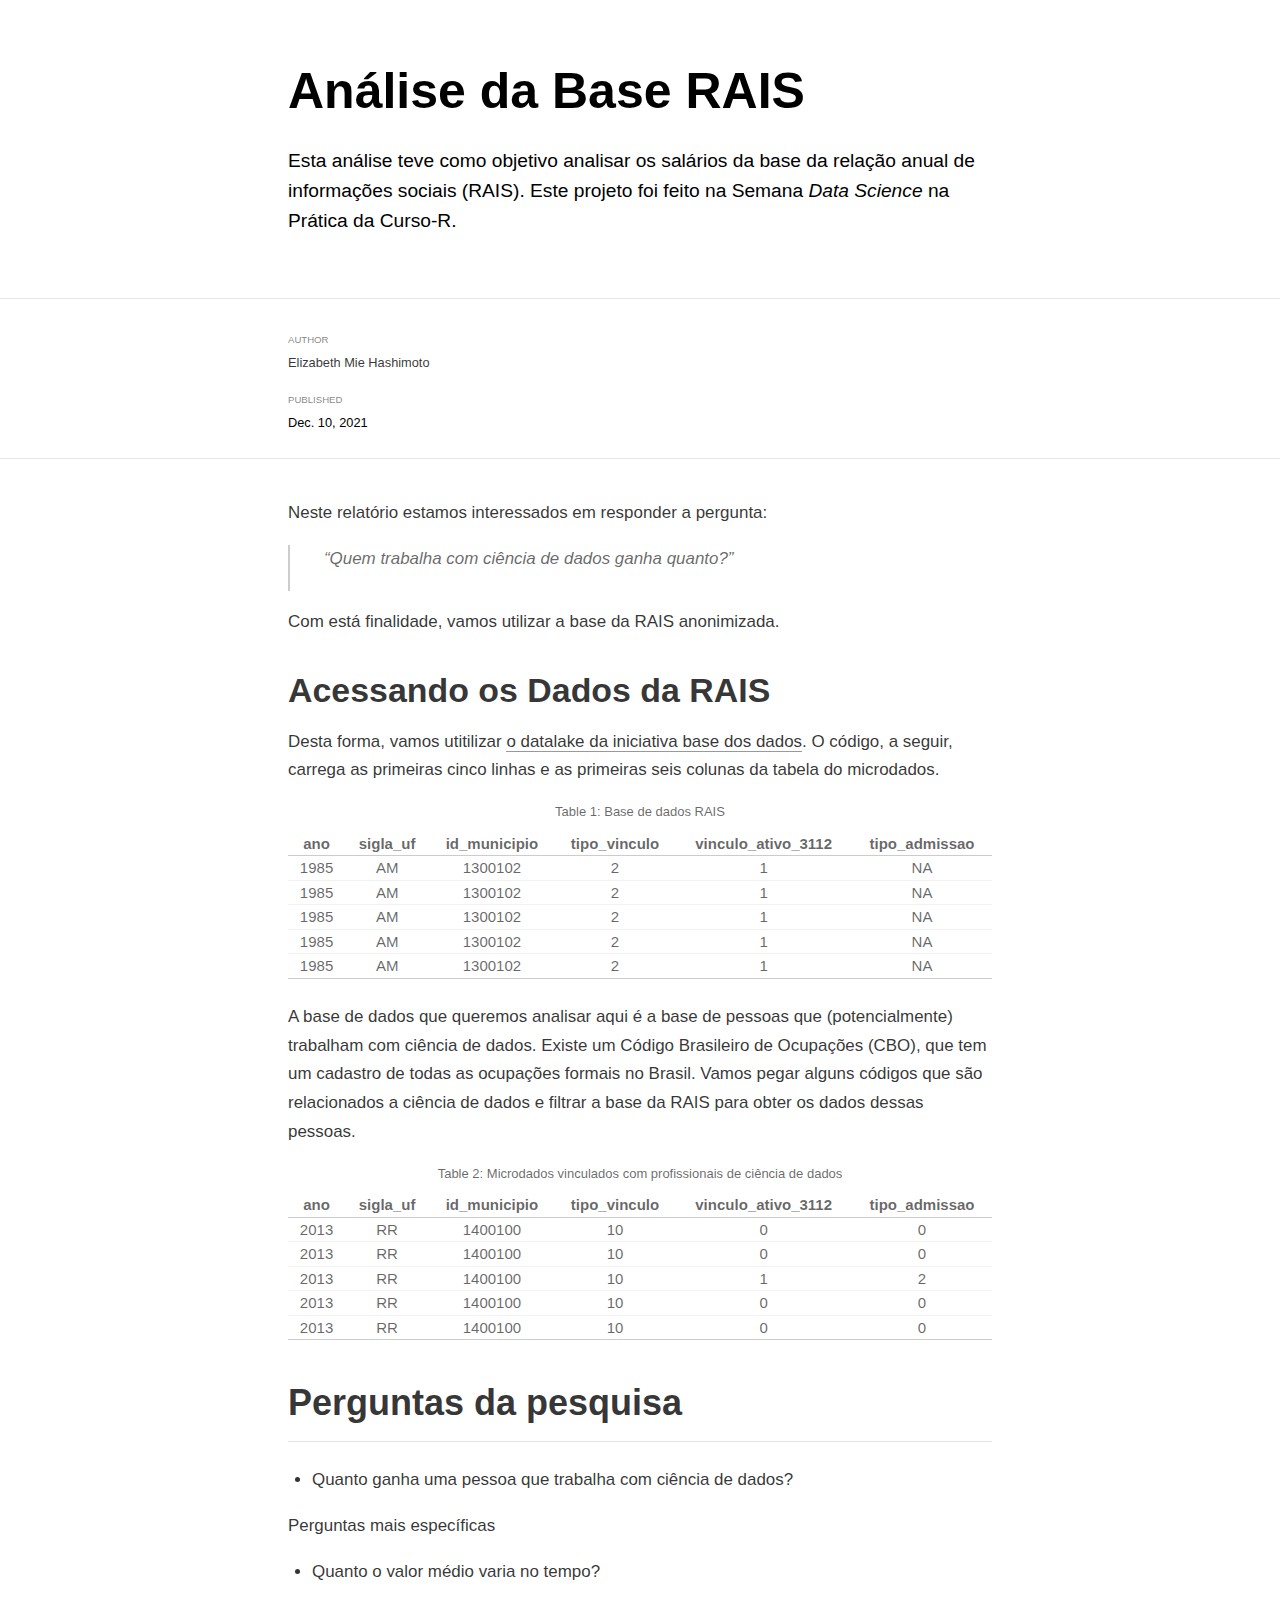
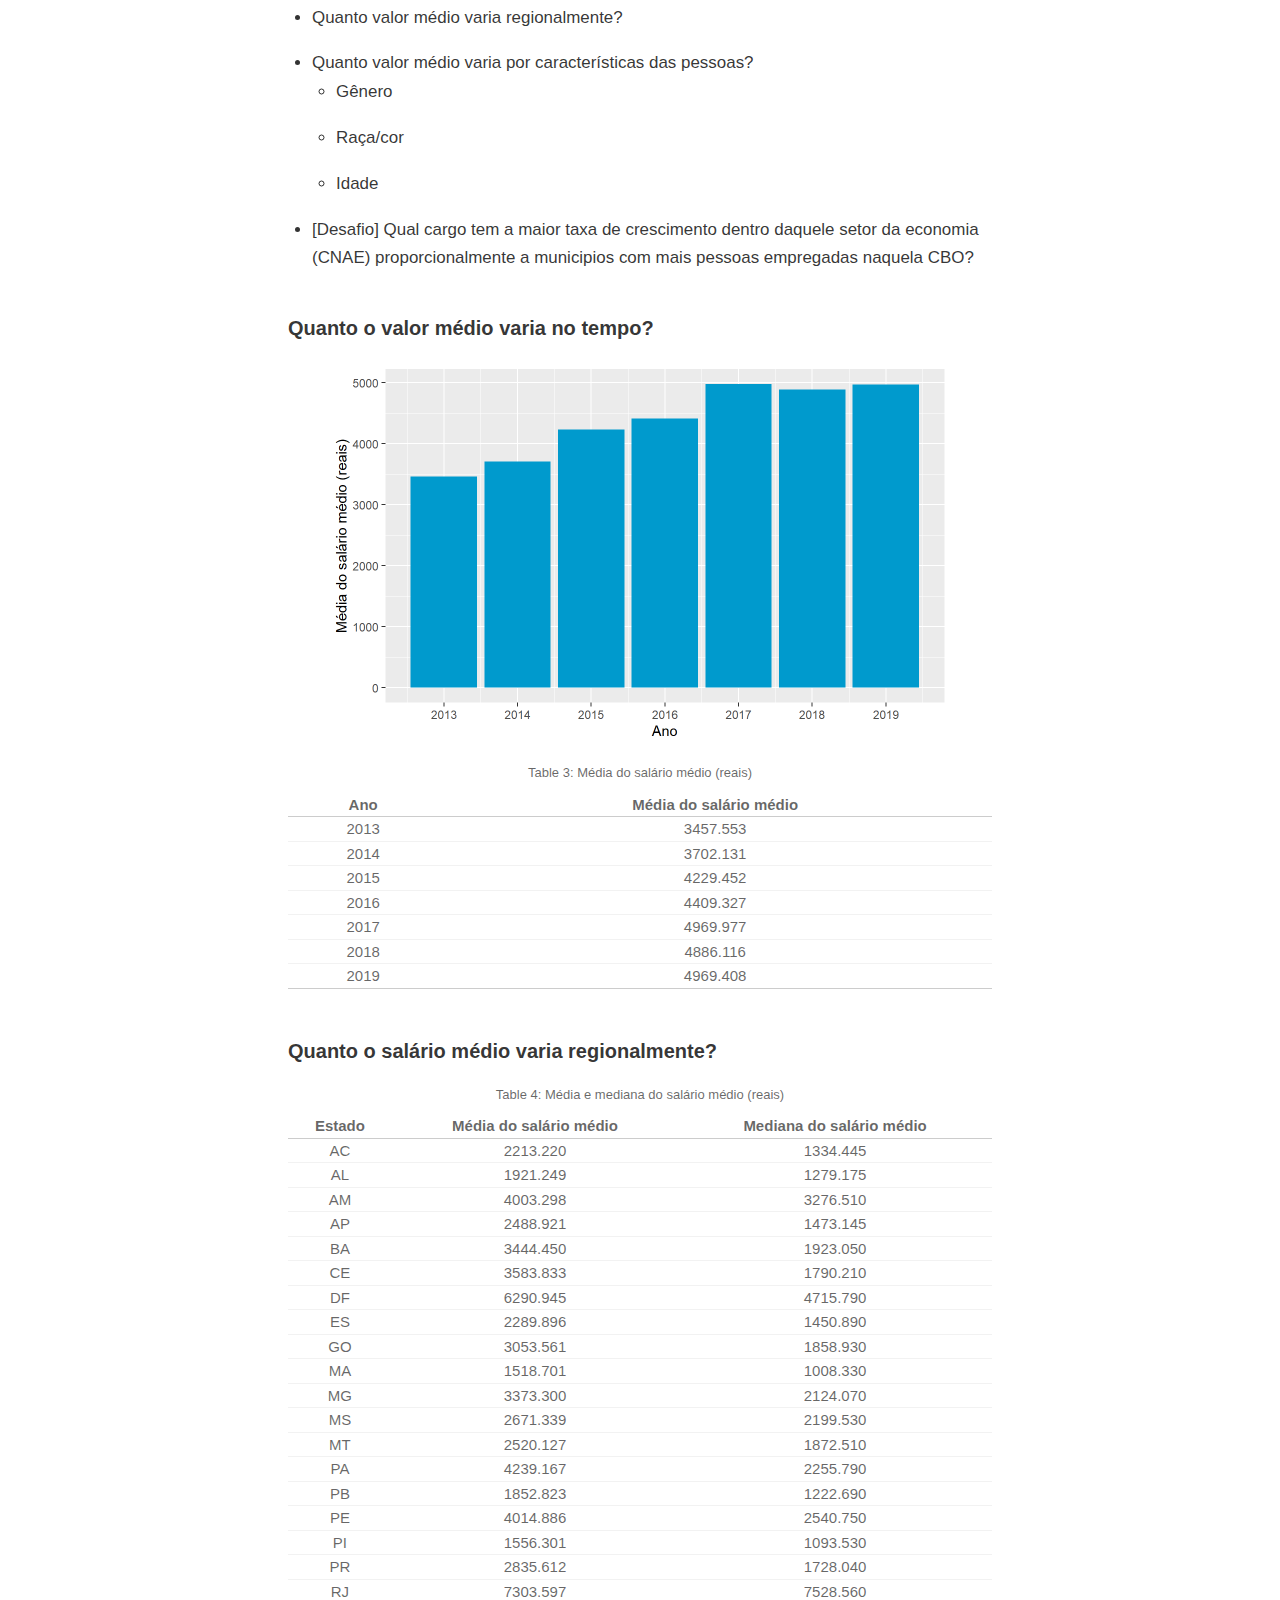
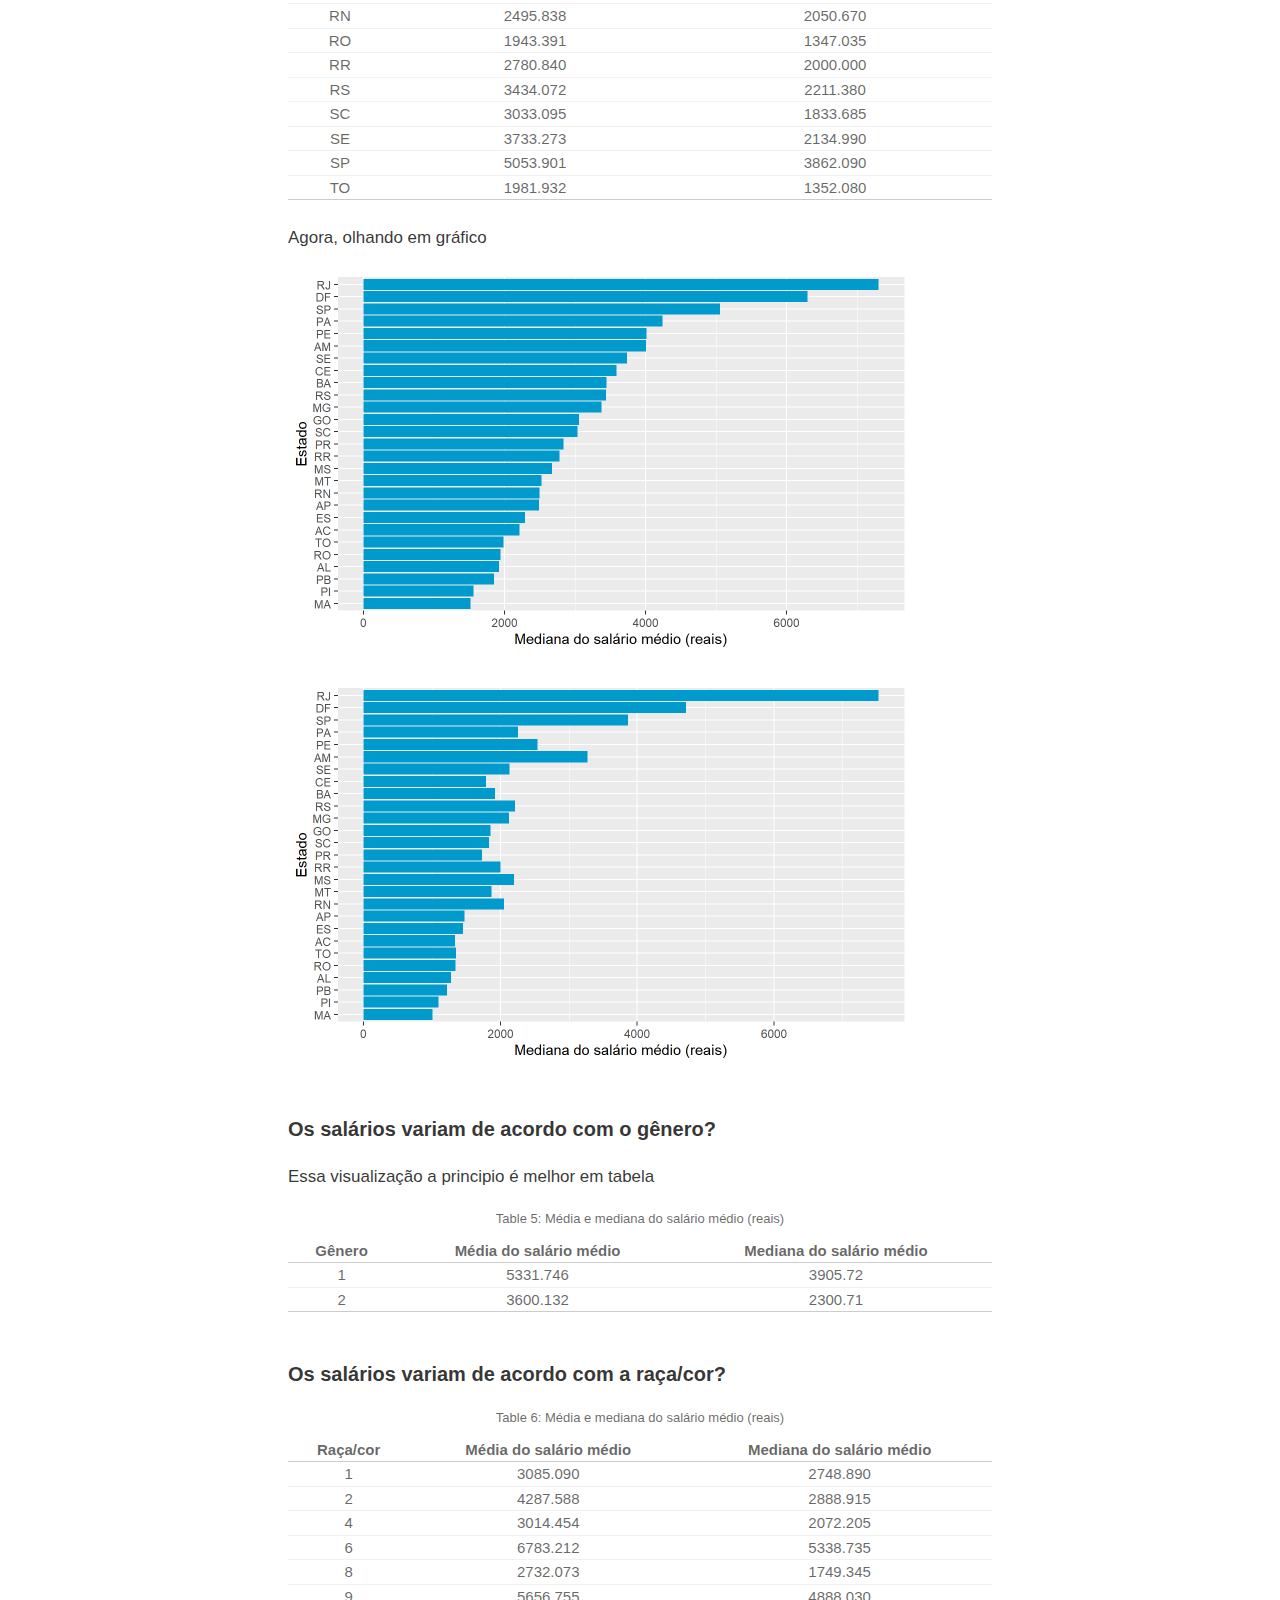
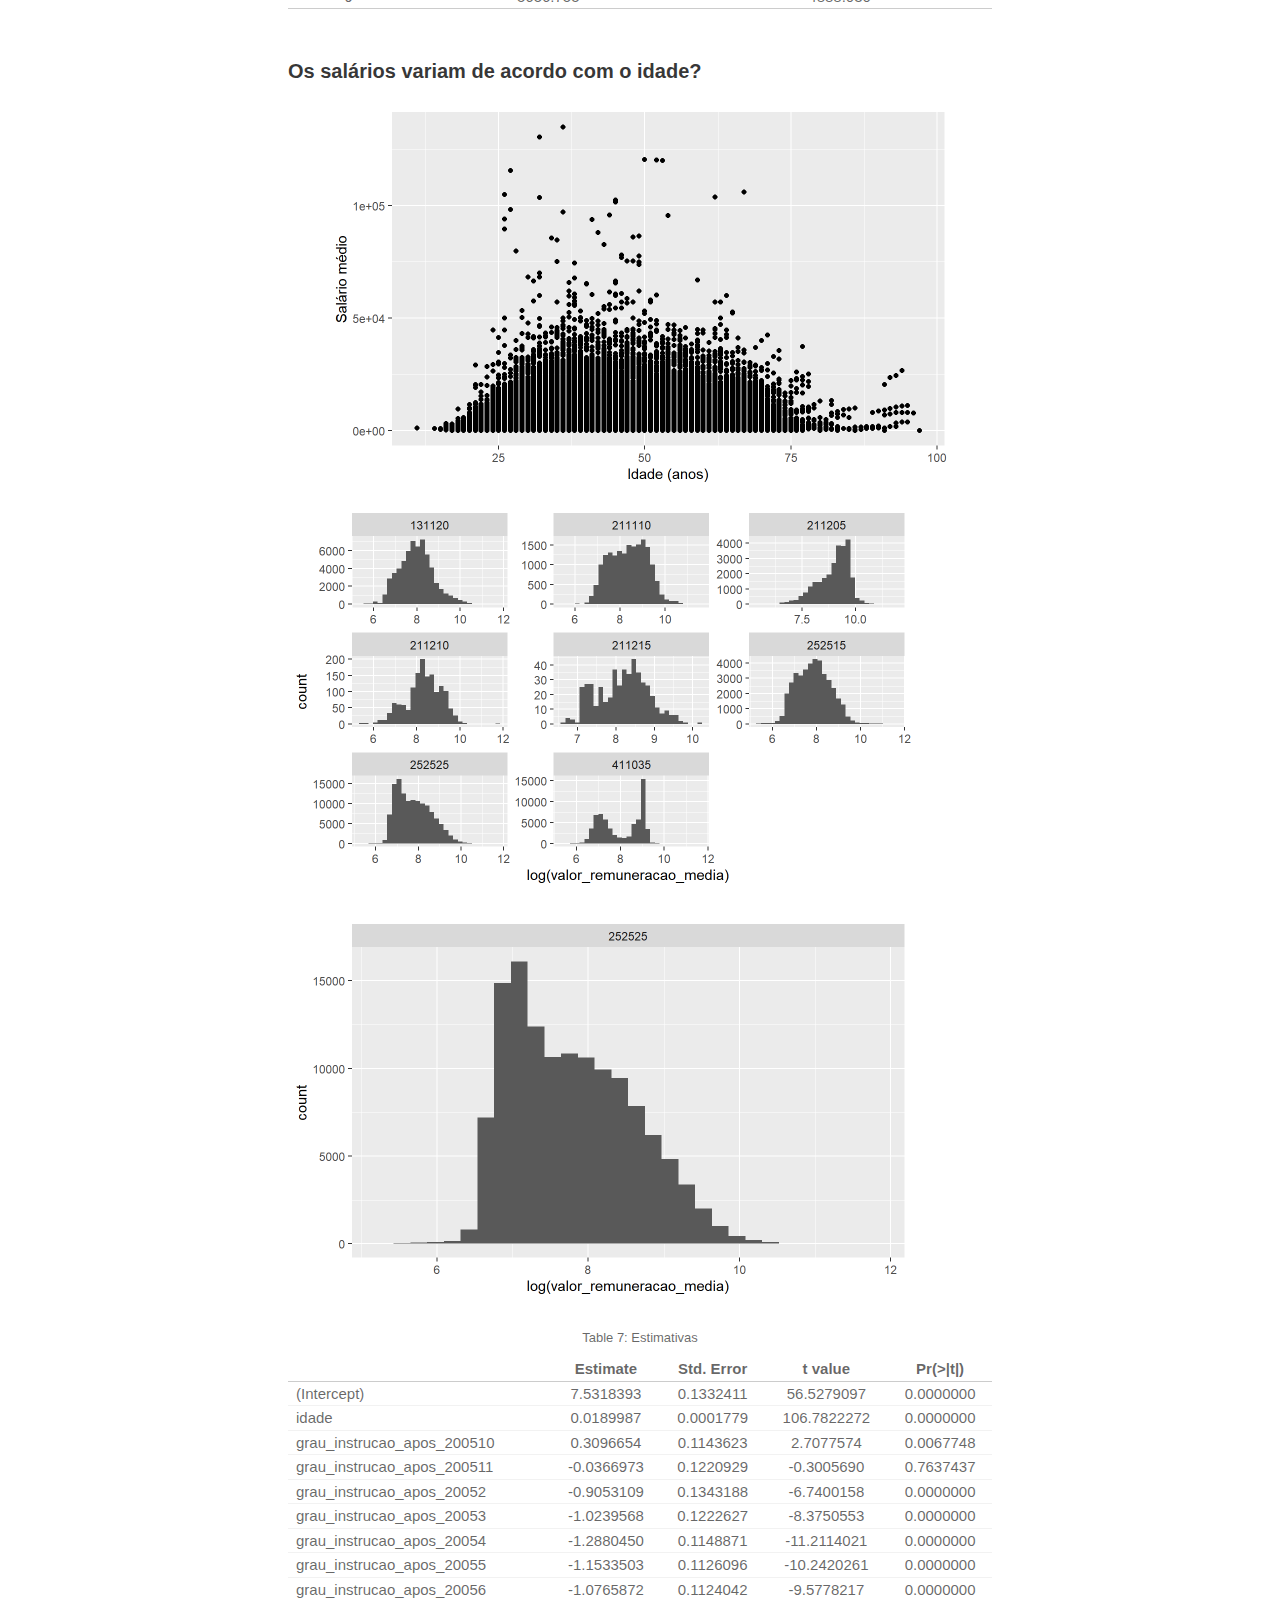
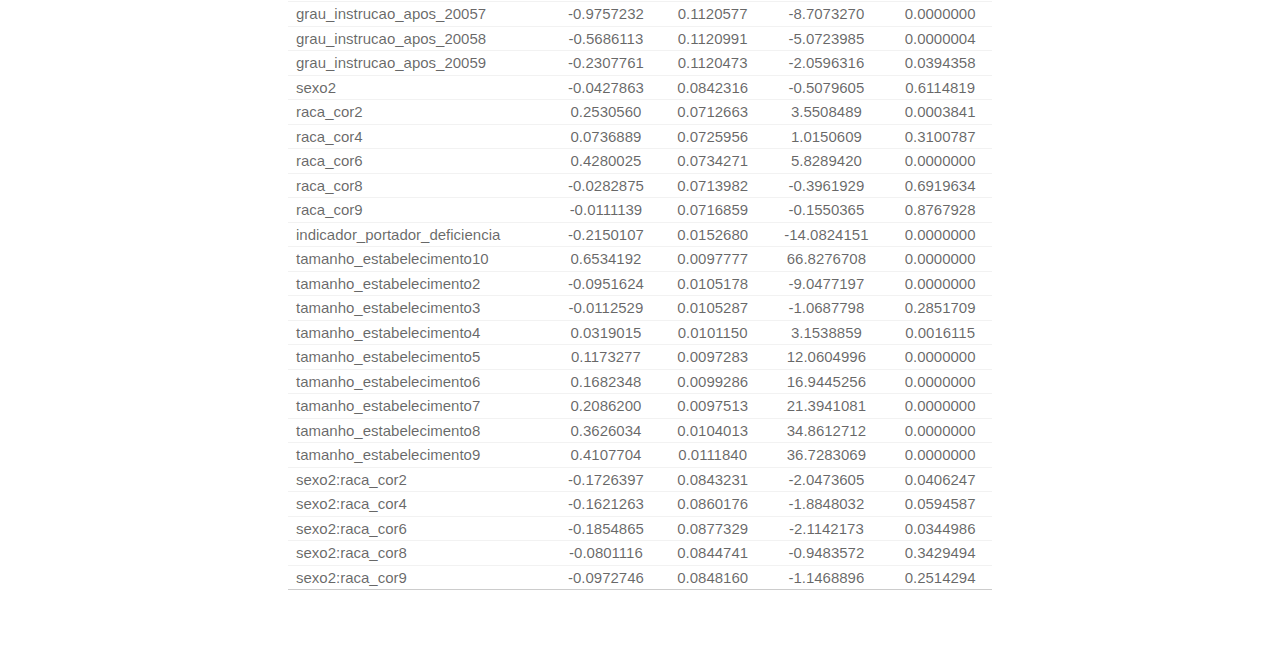
<file: _posts/2021-12-10-analiserais/analiserais.html>
<!DOCTYPE html>

<html xmlns="http://www.w3.org/1999/xhtml" lang="" xml:lang="">

<head>
  <meta charset="utf-8"/>
  <meta name="viewport" content="width=device-width, initial-scale=1"/>
  <meta http-equiv="X-UA-Compatible" content="IE=Edge,chrome=1"/>
  <meta name="generator" content="distill" />

  <style type="text/css">
  /* Hide doc at startup (prevent jankiness while JS renders/transforms) */
  body {
    visibility: hidden;
  }
  </style>

 <!--radix_placeholder_import_source-->
 <!--/radix_placeholder_import_source-->

<style type="text/css">code{white-space: pre;}</style>
<style type="text/css" data-origin="pandoc">
pre > code.sourceCode { white-space: pre; position: relative; }
pre > code.sourceCode > span { display: inline-block; line-height: 1.25; }
pre > code.sourceCode > span:empty { height: 1.2em; }
.sourceCode { overflow: visible; }
code.sourceCode > span { color: inherit; text-decoration: inherit; }
div.sourceCode { margin: 1em 0; }
pre.sourceCode { margin: 0; }
@media screen {
div.sourceCode { overflow: auto; }
}
@media print {
pre > code.sourceCode { white-space: pre-wrap; }
pre > code.sourceCode > span { text-indent: -5em; padding-left: 5em; }
}
pre.numberSource code
  { counter-reset: source-line 0; }
pre.numberSource code > span
  { position: relative; left: -4em; counter-increment: source-line; }
pre.numberSource code > span > a:first-child::before
  { content: counter(source-line);
    position: relative; left: -1em; text-align: right; vertical-align: baseline;
    border: none; display: inline-block;
    -webkit-touch-callout: none; -webkit-user-select: none;
    -khtml-user-select: none; -moz-user-select: none;
    -ms-user-select: none; user-select: none;
    padding: 0 4px; width: 4em;
    color: #aaaaaa;
  }
pre.numberSource { margin-left: 3em; border-left: 1px solid #aaaaaa;  padding-left: 4px; }
div.sourceCode
  {   }
@media screen {
pre > code.sourceCode > span > a:first-child::before { text-decoration: underline; }
}
code span.al { color: #ad0000; } /* Alert */
code span.an { color: #5e5e5e; } /* Annotation */
code span.at { } /* Attribute */
code span.bn { color: #ad0000; } /* BaseN */
code span.bu { } /* BuiltIn */
code span.cf { color: #007ba5; } /* ControlFlow */
code span.ch { color: #20794d; } /* Char */
code span.cn { color: #8f5902; } /* Constant */
code span.co { color: #5e5e5e; } /* Comment */
code span.cv { color: #5e5e5e; font-style: italic; } /* CommentVar */
code span.do { color: #5e5e5e; font-style: italic; } /* Documentation */
code span.dt { color: #ad0000; } /* DataType */
code span.dv { color: #ad0000; } /* DecVal */
code span.er { color: #ad0000; } /* Error */
code span.ex { } /* Extension */
code span.fl { color: #ad0000; } /* Float */
code span.fu { color: #4758ab; } /* Function */
code span.im { } /* Import */
code span.in { color: #5e5e5e; } /* Information */
code span.kw { color: #007ba5; } /* Keyword */
code span.op { color: #5e5e5e; } /* Operator */
code span.ot { color: #007ba5; } /* Other */
code span.pp { color: #ad0000; } /* Preprocessor */
code span.sc { color: #5e5e5e; } /* SpecialChar */
code span.ss { color: #20794d; } /* SpecialString */
code span.st { color: #20794d; } /* String */
code span.va { color: #111111; } /* Variable */
code span.vs { color: #20794d; } /* VerbatimString */
code span.wa { color: #5e5e5e; font-style: italic; } /* Warning */
</style>


  <!--radix_placeholder_meta_tags-->
  <title>Análise da Base RAIS</title>

  <meta property="description" itemprop="description" content="Esta análise teve como objetivo analisar os salários da base da relação anual de informações sociais (RAIS). Este projeto foi feito na Semana *Data Science* na Prática da Curso-R."/>


  <!--  https://schema.org/Article -->
  <meta property="article:published" itemprop="datePublished" content="2021-12-10"/>
  <meta property="article:created" itemprop="dateCreated" content="2021-12-10"/>
  <meta name="article:author" content="Elizabeth Mie Hashimoto"/>

  <!--  https://developers.facebook.com/docs/sharing/webmasters#markup -->
  <meta property="og:title" content="Análise da Base RAIS"/>
  <meta property="og:type" content="article"/>
  <meta property="og:description" content="Esta análise teve como objetivo analisar os salários da base da relação anual de informações sociais (RAIS). Este projeto foi feito na Semana *Data Science* na Prática da Curso-R."/>
  <meta property="og:locale" content="en_US"/>

  <!--  https://dev.twitter.com/cards/types/summary -->
  <meta property="twitter:card" content="summary"/>
  <meta property="twitter:title" content="Análise da Base RAIS"/>
  <meta property="twitter:description" content="Esta análise teve como objetivo analisar os salários da base da relação anual de informações sociais (RAIS). Este projeto foi feito na Semana *Data Science* na Prática da Curso-R."/>

  <!--/radix_placeholder_meta_tags-->
  <!--radix_placeholder_rmarkdown_metadata-->

  <script type="text/json" id="radix-rmarkdown-metadata">
  {"type":"list","attributes":{"names":{"type":"character","attributes":{},"value":["title","description","author","date","output"]}},"value":[{"type":"character","attributes":{},"value":["Análise da Base RAIS"]},{"type":"character","attributes":{},"value":["Esta análise teve como objetivo analisar os salários da base da relação anual de informações sociais (RAIS). Este projeto foi feito na Semana *Data Science* na Prática da Curso-R.\n"]},{"type":"list","attributes":{},"value":[{"type":"list","attributes":{"names":{"type":"character","attributes":{},"value":["name"]}},"value":[{"type":"character","attributes":{},"value":["Elizabeth Mie Hashimoto"]}]}]},{"type":"character","attributes":{},"value":["2021-12-10"]},{"type":"list","attributes":{"names":{"type":"character","attributes":{},"value":["distill::distill_article"]}},"value":[{"type":"list","attributes":{"names":{"type":"character","attributes":{},"value":["self_contained"]}},"value":[{"type":"logical","attributes":{},"value":[false]}]}]}]}
  </script>
  <!--/radix_placeholder_rmarkdown_metadata-->
  
  <script type="text/json" id="radix-resource-manifest">
  {"type":"character","attributes":{},"value":["analiserais_files/anchor-4.2.2/anchor.min.js","analiserais_files/bowser-1.9.3/bowser.min.js","analiserais_files/distill-2.2.21/template.v2.js","analiserais_files/figure-html5/unnamed-chunk-10-1.png","analiserais_files/figure-html5/unnamed-chunk-11-1.png","analiserais_files/figure-html5/unnamed-chunk-12-1.png","analiserais_files/figure-html5/unnamed-chunk-16-1.png","analiserais_files/figure-html5/unnamed-chunk-17-1.png","analiserais_files/figure-html5/unnamed-chunk-18-1.png","analiserais_files/figure-html5/unnamed-chunk-6-1.png","analiserais_files/header-attrs-2.11/header-attrs.js","analiserais_files/jquery-3.6.0/jquery-3.6.0.js","analiserais_files/jquery-3.6.0/jquery-3.6.0.min.js","analiserais_files/jquery-3.6.0/jquery-3.6.0.min.map","analiserais_files/popper-2.6.0/popper.min.js","analiserais_files/tippy-6.2.7/tippy-bundle.umd.min.js","analiserais_files/tippy-6.2.7/tippy-light-border.css","analiserais_files/tippy-6.2.7/tippy.css","analiserais_files/tippy-6.2.7/tippy.umd.min.js","analiserais_files/webcomponents-2.0.0/webcomponents.js"]}
  </script>
  <!--radix_placeholder_navigation_in_header-->
  <!--/radix_placeholder_navigation_in_header-->
  <!--radix_placeholder_distill-->

  <style type="text/css">

  body {
    background-color: white;
  }

  .pandoc-table {
    width: 100%;
  }

  .pandoc-table>caption {
    margin-bottom: 10px;
  }

  .pandoc-table th:not([align]) {
    text-align: left;
  }

  .pagedtable-footer {
    font-size: 15px;
  }

  d-byline .byline {
    grid-template-columns: 2fr 2fr;
  }

  d-byline .byline h3 {
    margin-block-start: 1.5em;
  }

  d-byline .byline .authors-affiliations h3 {
    margin-block-start: 0.5em;
  }

  .authors-affiliations .orcid-id {
    width: 16px;
    height:16px;
    margin-left: 4px;
    margin-right: 4px;
    vertical-align: middle;
    padding-bottom: 2px;
  }

  d-title .dt-tags {
    margin-top: 1em;
    grid-column: text;
  }

  .dt-tags .dt-tag {
    text-decoration: none;
    display: inline-block;
    color: rgba(0,0,0,0.6);
    padding: 0em 0.4em;
    margin-right: 0.5em;
    margin-bottom: 0.4em;
    font-size: 70%;
    border: 1px solid rgba(0,0,0,0.2);
    border-radius: 3px;
    text-transform: uppercase;
    font-weight: 500;
  }

  d-article table.gt_table td,
  d-article table.gt_table th {
    border-bottom: none;
  }

  .html-widget {
    margin-bottom: 2.0em;
  }

  .l-screen-inset {
    padding-right: 16px;
  }

  .l-screen .caption {
    margin-left: 10px;
  }

  .shaded {
    background: rgb(247, 247, 247);
    padding-top: 20px;
    padding-bottom: 20px;
    border-top: 1px solid rgba(0, 0, 0, 0.1);
    border-bottom: 1px solid rgba(0, 0, 0, 0.1);
  }

  .shaded .html-widget {
    margin-bottom: 0;
    border: 1px solid rgba(0, 0, 0, 0.1);
  }

  .shaded .shaded-content {
    background: white;
  }

  .text-output {
    margin-top: 0;
    line-height: 1.5em;
  }

  .hidden {
    display: none !important;
  }

  d-article {
    padding-top: 2.5rem;
    padding-bottom: 30px;
  }

  d-appendix {
    padding-top: 30px;
  }

  d-article>p>img {
    width: 100%;
  }

  d-article h2 {
    margin: 1rem 0 1.5rem 0;
  }

  d-article h3 {
    margin-top: 1.5rem;
  }

  d-article iframe {
    border: 1px solid rgba(0, 0, 0, 0.1);
    margin-bottom: 2.0em;
    width: 100%;
  }

  /* Tweak code blocks */

  d-article div.sourceCode code,
  d-article pre code {
    font-family: Consolas, Monaco, 'Andale Mono', 'Ubuntu Mono', monospace;
  }

  d-article pre,
  d-article div.sourceCode,
  d-article div.sourceCode pre {
    overflow: auto;
  }

  d-article div.sourceCode {
    background-color: white;
  }

  d-article div.sourceCode pre {
    padding-left: 10px;
    font-size: 12px;
    border-left: 2px solid rgba(0,0,0,0.1);
  }

  d-article pre {
    font-size: 12px;
    color: black;
    background: none;
    margin-top: 0;
    text-align: left;
    white-space: pre;
    word-spacing: normal;
    word-break: normal;
    word-wrap: normal;
    line-height: 1.5;

    -moz-tab-size: 4;
    -o-tab-size: 4;
    tab-size: 4;

    -webkit-hyphens: none;
    -moz-hyphens: none;
    -ms-hyphens: none;
    hyphens: none;
  }

  d-article pre a {
    border-bottom: none;
  }

  d-article pre a:hover {
    border-bottom: none;
    text-decoration: underline;
  }

  d-article details {
    grid-column: text;
    margin-bottom: 0.8em;
  }

  @media(min-width: 768px) {

  d-article pre,
  d-article div.sourceCode,
  d-article div.sourceCode pre {
    overflow: visible !important;
  }

  d-article div.sourceCode pre {
    padding-left: 18px;
    font-size: 14px;
  }

  d-article pre {
    font-size: 14px;
  }

  }

  figure img.external {
    background: white;
    border: 1px solid rgba(0, 0, 0, 0.1);
    box-shadow: 0 1px 8px rgba(0, 0, 0, 0.1);
    padding: 18px;
    box-sizing: border-box;
  }

  /* CSS for d-contents */

  .d-contents {
    grid-column: text;
    color: rgba(0,0,0,0.8);
    font-size: 0.9em;
    padding-bottom: 1em;
    margin-bottom: 1em;
    padding-bottom: 0.5em;
    margin-bottom: 1em;
    padding-left: 0.25em;
    justify-self: start;
  }

  @media(min-width: 1000px) {
    .d-contents.d-contents-float {
      height: 0;
      grid-column-start: 1;
      grid-column-end: 4;
      justify-self: center;
      padding-right: 3em;
      padding-left: 2em;
    }
  }

  .d-contents nav h3 {
    font-size: 18px;
    margin-top: 0;
    margin-bottom: 1em;
  }

  .d-contents li {
    list-style-type: none
  }

  .d-contents nav > ul {
    padding-left: 0;
  }

  .d-contents ul {
    padding-left: 1em
  }

  .d-contents nav ul li {
    margin-top: 0.6em;
    margin-bottom: 0.2em;
  }

  .d-contents nav a {
    font-size: 13px;
    border-bottom: none;
    text-decoration: none
    color: rgba(0, 0, 0, 0.8);
  }

  .d-contents nav a:hover {
    text-decoration: underline solid rgba(0, 0, 0, 0.6)
  }

  .d-contents nav > ul > li > a {
    font-weight: 600;
  }

  .d-contents nav > ul > li > ul {
    font-weight: inherit;
  }

  .d-contents nav > ul > li > ul > li {
    margin-top: 0.2em;
  }


  .d-contents nav ul {
    margin-top: 0;
    margin-bottom: 0.25em;
  }

  .d-article-with-toc h2:nth-child(2) {
    margin-top: 0;
  }


  /* Figure */

  .figure {
    position: relative;
    margin-bottom: 2.5em;
    margin-top: 1.5em;
  }

  .figure img {
    width: 100%;
  }

  .figure .caption {
    color: rgba(0, 0, 0, 0.6);
    font-size: 12px;
    line-height: 1.5em;
  }

  .figure img.external {
    background: white;
    border: 1px solid rgba(0, 0, 0, 0.1);
    box-shadow: 0 1px 8px rgba(0, 0, 0, 0.1);
    padding: 18px;
    box-sizing: border-box;
  }

  .figure .caption a {
    color: rgba(0, 0, 0, 0.6);
  }

  .figure .caption b,
  .figure .caption strong, {
    font-weight: 600;
    color: rgba(0, 0, 0, 1.0);
  }

  /* Citations */

  d-article .citation {
    color: inherit;
    cursor: inherit;
  }

  div.hanging-indent{
    margin-left: 1em; text-indent: -1em;
  }

  /* Citation hover box */

  .tippy-box[data-theme~=light-border] {
    background-color: rgba(250, 250, 250, 0.95);
  }

  .tippy-content > p {
    margin-bottom: 0;
    padding: 2px;
  }


  /* Tweak 1000px media break to show more text */

  @media(min-width: 1000px) {
    .base-grid,
    distill-header,
    d-title,
    d-abstract,
    d-article,
    d-appendix,
    distill-appendix,
    d-byline,
    d-footnote-list,
    d-citation-list,
    distill-footer {
      grid-template-columns: [screen-start] 1fr [page-start kicker-start] 80px [middle-start] 50px [text-start kicker-end] 65px 65px 65px 65px 65px 65px 65px 65px [text-end gutter-start] 65px [middle-end] 65px [page-end gutter-end] 1fr [screen-end];
      grid-column-gap: 16px;
    }

    .grid {
      grid-column-gap: 16px;
    }

    d-article {
      font-size: 1.06rem;
      line-height: 1.7em;
    }
    figure .caption, .figure .caption, figure figcaption {
      font-size: 13px;
    }
  }

  @media(min-width: 1180px) {
    .base-grid,
    distill-header,
    d-title,
    d-abstract,
    d-article,
    d-appendix,
    distill-appendix,
    d-byline,
    d-footnote-list,
    d-citation-list,
    distill-footer {
      grid-template-columns: [screen-start] 1fr [page-start kicker-start] 60px [middle-start] 60px [text-start kicker-end] 60px 60px 60px 60px 60px 60px 60px 60px [text-end gutter-start] 60px [middle-end] 60px [page-end gutter-end] 1fr [screen-end];
      grid-column-gap: 32px;
    }

    .grid {
      grid-column-gap: 32px;
    }
  }


  /* Get the citation styles for the appendix (not auto-injected on render since
     we do our own rendering of the citation appendix) */

  d-appendix .citation-appendix,
  .d-appendix .citation-appendix {
    font-size: 11px;
    line-height: 15px;
    border-left: 1px solid rgba(0, 0, 0, 0.1);
    padding-left: 18px;
    border: 1px solid rgba(0,0,0,0.1);
    background: rgba(0, 0, 0, 0.02);
    padding: 10px 18px;
    border-radius: 3px;
    color: rgba(150, 150, 150, 1);
    overflow: hidden;
    margin-top: -12px;
    white-space: pre-wrap;
    word-wrap: break-word;
  }

  /* Include appendix styles here so they can be overridden */

  d-appendix {
    contain: layout style;
    font-size: 0.8em;
    line-height: 1.7em;
    margin-top: 60px;
    margin-bottom: 0;
    border-top: 1px solid rgba(0, 0, 0, 0.1);
    color: rgba(0,0,0,0.5);
    padding-top: 60px;
    padding-bottom: 48px;
  }

  d-appendix h3 {
    grid-column: page-start / text-start;
    font-size: 15px;
    font-weight: 500;
    margin-top: 1em;
    margin-bottom: 0;
    color: rgba(0,0,0,0.65);
  }

  d-appendix h3 + * {
    margin-top: 1em;
  }

  d-appendix ol {
    padding: 0 0 0 15px;
  }

  @media (min-width: 768px) {
    d-appendix ol {
      padding: 0 0 0 30px;
      margin-left: -30px;
    }
  }

  d-appendix li {
    margin-bottom: 1em;
  }

  d-appendix a {
    color: rgba(0, 0, 0, 0.6);
  }

  d-appendix > * {
    grid-column: text;
  }

  d-appendix > d-footnote-list,
  d-appendix > d-citation-list,
  d-appendix > distill-appendix {
    grid-column: screen;
  }

  /* Include footnote styles here so they can be overridden */

  d-footnote-list {
    contain: layout style;
  }

  d-footnote-list > * {
    grid-column: text;
  }

  d-footnote-list a.footnote-backlink {
    color: rgba(0,0,0,0.3);
    padding-left: 0.5em;
  }



  /* Anchor.js */

  .anchorjs-link {
    /*transition: all .25s linear; */
    text-decoration: none;
    border-bottom: none;
  }
  *:hover > .anchorjs-link {
    margin-left: -1.125em !important;
    text-decoration: none;
    border-bottom: none;
  }

  /* Social footer */

  .social_footer {
    margin-top: 30px;
    margin-bottom: 0;
    color: rgba(0,0,0,0.67);
  }

  .disqus-comments {
    margin-right: 30px;
  }

  .disqus-comment-count {
    border-bottom: 1px solid rgba(0, 0, 0, 0.4);
    cursor: pointer;
  }

  #disqus_thread {
    margin-top: 30px;
  }

  .article-sharing a {
    border-bottom: none;
    margin-right: 8px;
  }

  .article-sharing a:hover {
    border-bottom: none;
  }

  .sidebar-section.subscribe {
    font-size: 12px;
    line-height: 1.6em;
  }

  .subscribe p {
    margin-bottom: 0.5em;
  }


  .article-footer .subscribe {
    font-size: 15px;
    margin-top: 45px;
  }


  .sidebar-section.custom {
    font-size: 12px;
    line-height: 1.6em;
  }

  .custom p {
    margin-bottom: 0.5em;
  }

  /* Styles for listing layout (hide title) */
  .layout-listing d-title, .layout-listing .d-title {
    display: none;
  }

  /* Styles for posts lists (not auto-injected) */


  .posts-with-sidebar {
    padding-left: 45px;
    padding-right: 45px;
  }

  .posts-list .description h2,
  .posts-list .description p {
    font-family: -apple-system, BlinkMacSystemFont, "Segoe UI", Roboto, Oxygen, Ubuntu, Cantarell, "Fira Sans", "Droid Sans", "Helvetica Neue", Arial, sans-serif;
  }

  .posts-list .description h2 {
    font-weight: 700;
    border-bottom: none;
    padding-bottom: 0;
  }

  .posts-list h2.post-tag {
    border-bottom: 1px solid rgba(0, 0, 0, 0.2);
    padding-bottom: 12px;
  }
  .posts-list {
    margin-top: 60px;
    margin-bottom: 24px;
  }

  .posts-list .post-preview {
    text-decoration: none;
    overflow: hidden;
    display: block;
    border-bottom: 1px solid rgba(0, 0, 0, 0.1);
    padding: 24px 0;
  }

  .post-preview-last {
    border-bottom: none !important;
  }

  .posts-list .posts-list-caption {
    grid-column: screen;
    font-weight: 400;
  }

  .posts-list .post-preview h2 {
    margin: 0 0 6px 0;
    line-height: 1.2em;
    font-style: normal;
    font-size: 24px;
  }

  .posts-list .post-preview p {
    margin: 0 0 12px 0;
    line-height: 1.4em;
    font-size: 16px;
  }

  .posts-list .post-preview .thumbnail {
    box-sizing: border-box;
    margin-bottom: 24px;
    position: relative;
    max-width: 500px;
  }
  .posts-list .post-preview img {
    width: 100%;
    display: block;
  }

  .posts-list .metadata {
    font-size: 12px;
    line-height: 1.4em;
    margin-bottom: 18px;
  }

  .posts-list .metadata > * {
    display: inline-block;
  }

  .posts-list .metadata .publishedDate {
    margin-right: 2em;
  }

  .posts-list .metadata .dt-authors {
    display: block;
    margin-top: 0.3em;
    margin-right: 2em;
  }

  .posts-list .dt-tags {
    display: block;
    line-height: 1em;
  }

  .posts-list .dt-tags .dt-tag {
    display: inline-block;
    color: rgba(0,0,0,0.6);
    padding: 0.3em 0.4em;
    margin-right: 0.2em;
    margin-bottom: 0.4em;
    font-size: 60%;
    border: 1px solid rgba(0,0,0,0.2);
    border-radius: 3px;
    text-transform: uppercase;
    font-weight: 500;
  }

  .posts-list img {
    opacity: 1;
  }

  .posts-list img[data-src] {
    opacity: 0;
  }

  .posts-more {
    clear: both;
  }


  .posts-sidebar {
    font-size: 16px;
  }

  .posts-sidebar h3 {
    font-size: 16px;
    margin-top: 0;
    margin-bottom: 0.5em;
    font-weight: 400;
    text-transform: uppercase;
  }

  .sidebar-section {
    margin-bottom: 30px;
  }

  .categories ul {
    list-style-type: none;
    margin: 0;
    padding: 0;
  }

  .categories li {
    color: rgba(0, 0, 0, 0.8);
    margin-bottom: 0;
  }

  .categories li>a {
    border-bottom: none;
  }

  .categories li>a:hover {
    border-bottom: 1px solid rgba(0, 0, 0, 0.4);
  }

  .categories .active {
    font-weight: 600;
  }

  .categories .category-count {
    color: rgba(0, 0, 0, 0.4);
  }


  @media(min-width: 768px) {
    .posts-list .post-preview h2 {
      font-size: 26px;
    }
    .posts-list .post-preview .thumbnail {
      float: right;
      width: 30%;
      margin-bottom: 0;
    }
    .posts-list .post-preview .description {
      float: left;
      width: 45%;
    }
    .posts-list .post-preview .metadata {
      float: left;
      width: 20%;
      margin-top: 8px;
    }
    .posts-list .post-preview p {
      margin: 0 0 12px 0;
      line-height: 1.5em;
      font-size: 16px;
    }
    .posts-with-sidebar .posts-list {
      float: left;
      width: 75%;
    }
    .posts-with-sidebar .posts-sidebar {
      float: right;
      width: 20%;
      margin-top: 60px;
      padding-top: 24px;
      padding-bottom: 24px;
    }
  }


  /* Improve display for browsers without grid (IE/Edge <= 15) */

  .downlevel {
    line-height: 1.6em;
    font-family: -apple-system, BlinkMacSystemFont, "Segoe UI", Roboto, Oxygen, Ubuntu, Cantarell, "Fira Sans", "Droid Sans", "Helvetica Neue", Arial, sans-serif;
    margin: 0;
  }

  .downlevel .d-title {
    padding-top: 6rem;
    padding-bottom: 1.5rem;
  }

  .downlevel .d-title h1 {
    font-size: 50px;
    font-weight: 700;
    line-height: 1.1em;
    margin: 0 0 0.5rem;
  }

  .downlevel .d-title p {
    font-weight: 300;
    font-size: 1.2rem;
    line-height: 1.55em;
    margin-top: 0;
  }

  .downlevel .d-byline {
    padding-top: 0.8em;
    padding-bottom: 0.8em;
    font-size: 0.8rem;
    line-height: 1.8em;
  }

  .downlevel .section-separator {
    border: none;
    border-top: 1px solid rgba(0, 0, 0, 0.1);
  }

  .downlevel .d-article {
    font-size: 1.06rem;
    line-height: 1.7em;
    padding-top: 1rem;
    padding-bottom: 2rem;
  }


  .downlevel .d-appendix {
    padding-left: 0;
    padding-right: 0;
    max-width: none;
    font-size: 0.8em;
    line-height: 1.7em;
    margin-bottom: 0;
    color: rgba(0,0,0,0.5);
    padding-top: 40px;
    padding-bottom: 48px;
  }

  .downlevel .footnotes ol {
    padding-left: 13px;
  }

  .downlevel .base-grid,
  .downlevel .distill-header,
  .downlevel .d-title,
  .downlevel .d-abstract,
  .downlevel .d-article,
  .downlevel .d-appendix,
  .downlevel .distill-appendix,
  .downlevel .d-byline,
  .downlevel .d-footnote-list,
  .downlevel .d-citation-list,
  .downlevel .distill-footer,
  .downlevel .appendix-bottom,
  .downlevel .posts-container {
    padding-left: 40px;
    padding-right: 40px;
  }

  @media(min-width: 768px) {
    .downlevel .base-grid,
    .downlevel .distill-header,
    .downlevel .d-title,
    .downlevel .d-abstract,
    .downlevel .d-article,
    .downlevel .d-appendix,
    .downlevel .distill-appendix,
    .downlevel .d-byline,
    .downlevel .d-footnote-list,
    .downlevel .d-citation-list,
    .downlevel .distill-footer,
    .downlevel .appendix-bottom,
    .downlevel .posts-container {
    padding-left: 150px;
    padding-right: 150px;
    max-width: 900px;
  }
  }

  .downlevel pre code {
    display: block;
    border-left: 2px solid rgba(0, 0, 0, .1);
    padding: 0 0 0 20px;
    font-size: 14px;
  }

  .downlevel code, .downlevel pre {
    color: black;
    background: none;
    font-family: Consolas, Monaco, 'Andale Mono', 'Ubuntu Mono', monospace;
    text-align: left;
    white-space: pre;
    word-spacing: normal;
    word-break: normal;
    word-wrap: normal;
    line-height: 1.5;

    -moz-tab-size: 4;
    -o-tab-size: 4;
    tab-size: 4;

    -webkit-hyphens: none;
    -moz-hyphens: none;
    -ms-hyphens: none;
    hyphens: none;
  }

  .downlevel .posts-list .post-preview {
    color: inherit;
  }



  </style>

  <script type="application/javascript">

  function is_downlevel_browser() {
    if (bowser.isUnsupportedBrowser({ msie: "12", msedge: "16"},
                                   window.navigator.userAgent)) {
      return true;
    } else {
      return window.load_distill_framework === undefined;
    }
  }

  // show body when load is complete
  function on_load_complete() {

    // add anchors
    if (window.anchors) {
      window.anchors.options.placement = 'left';
      window.anchors.add('d-article > h2, d-article > h3, d-article > h4, d-article > h5');
    }


    // set body to visible
    document.body.style.visibility = 'visible';

    // force redraw for leaflet widgets
    if (window.HTMLWidgets) {
      var maps = window.HTMLWidgets.findAll(".leaflet");
      $.each(maps, function(i, el) {
        var map = this.getMap();
        map.invalidateSize();
        map.eachLayer(function(layer) {
          if (layer instanceof L.TileLayer)
            layer.redraw();
        });
      });
    }

    // trigger 'shown' so htmlwidgets resize
    $('d-article').trigger('shown');
  }

  function init_distill() {

    init_common();

    // create front matter
    var front_matter = $('<d-front-matter></d-front-matter>');
    $('#distill-front-matter').wrap(front_matter);

    // create d-title
    $('.d-title').changeElementType('d-title');

    // create d-byline
    var byline = $('<d-byline></d-byline>');
    $('.d-byline').replaceWith(byline);

    // create d-article
    var article = $('<d-article></d-article>');
    $('.d-article').wrap(article).children().unwrap();

    // move posts container into article
    $('.posts-container').appendTo($('d-article'));

    // create d-appendix
    $('.d-appendix').changeElementType('d-appendix');

    // flag indicating that we have appendix items
    var appendix = $('.appendix-bottom').children('h3').length > 0;

    // replace footnotes with <d-footnote>
    $('.footnote-ref').each(function(i, val) {
      appendix = true;
      var href = $(this).attr('href');
      var id = href.replace('#', '');
      var fn = $('#' + id);
      var fn_p = $('#' + id + '>p');
      fn_p.find('.footnote-back').remove();
      var text = fn_p.html();
      var dtfn = $('<d-footnote></d-footnote>');
      dtfn.html(text);
      $(this).replaceWith(dtfn);
    });
    // remove footnotes
    $('.footnotes').remove();

    // move refs into #references-listing
    $('#references-listing').replaceWith($('#refs'));

    $('h1.appendix, h2.appendix').each(function(i, val) {
      $(this).changeElementType('h3');
    });
    $('h3.appendix').each(function(i, val) {
      var id = $(this).attr('id');
      $('.d-contents a[href="#' + id + '"]').parent().remove();
      appendix = true;
      $(this).nextUntil($('h1, h2, h3')).addBack().appendTo($('d-appendix'));
    });

    // show d-appendix if we have appendix content
    $("d-appendix").css('display', appendix ? 'grid' : 'none');

    // localize layout chunks to just output
    $('.layout-chunk').each(function(i, val) {

      // capture layout
      var layout = $(this).attr('data-layout');

      // apply layout to markdown level block elements
      var elements = $(this).children().not('details, div.sourceCode, pre, script');
      elements.each(function(i, el) {
        var layout_div = $('<div class="' + layout + '"></div>');
        if (layout_div.hasClass('shaded')) {
          var shaded_content = $('<div class="shaded-content"></div>');
          $(this).wrap(shaded_content);
          $(this).parent().wrap(layout_div);
        } else {
          $(this).wrap(layout_div);
        }
      });


      // unwrap the layout-chunk div
      $(this).children().unwrap();
    });

    // remove code block used to force  highlighting css
    $('.distill-force-highlighting-css').parent().remove();

    // remove empty line numbers inserted by pandoc when using a
    // custom syntax highlighting theme
    $('code.sourceCode a:empty').remove();

    // load distill framework
    load_distill_framework();

    // wait for window.distillRunlevel == 4 to do post processing
    function distill_post_process() {

      if (!window.distillRunlevel || window.distillRunlevel < 4)
        return;

      // hide author/affiliations entirely if we have no authors
      var front_matter = JSON.parse($("#distill-front-matter").html());
      var have_authors = front_matter.authors && front_matter.authors.length > 0;
      if (!have_authors)
        $('d-byline').addClass('hidden');

      // article with toc class
      $('.d-contents').parent().addClass('d-article-with-toc');

      // strip links that point to #
      $('.authors-affiliations').find('a[href="#"]').removeAttr('href');

      // add orcid ids
      $('.authors-affiliations').find('.author').each(function(i, el) {
        var orcid_id = front_matter.authors[i].orcidID;
        if (orcid_id) {
          var a = $('<a></a>');
          a.attr('href', 'https://orcid.org/' + orcid_id);
          var img = $('<img></img>');
          img.addClass('orcid-id');
          img.attr('alt', 'ORCID ID');
          img.attr('src','[data-uri]');
          a.append(img);
          $(this).append(a);
        }
      });

      // hide elements of author/affiliations grid that have no value
      function hide_byline_column(caption) {
        $('d-byline').find('h3:contains("' + caption + '")').parent().css('visibility', 'hidden');
      }

      // affiliations
      var have_affiliations = false;
      for (var i = 0; i<front_matter.authors.length; ++i) {
        var author = front_matter.authors[i];
        if (author.affiliation !== "&nbsp;") {
          have_affiliations = true;
          break;
        }
      }
      if (!have_affiliations)
        $('d-byline').find('h3:contains("Affiliations")').css('visibility', 'hidden');

      // published date
      if (!front_matter.publishedDate)
        hide_byline_column("Published");

      // document object identifier
      var doi = $('d-byline').find('h3:contains("DOI")');
      var doi_p = doi.next().empty();
      if (!front_matter.doi) {
        // if we have a citation and valid citationText then link to that
        if ($('#citation').length > 0 && front_matter.citationText) {
          doi.html('Citation');
          $('<a href="#citation"></a>')
            .text(front_matter.citationText)
            .appendTo(doi_p);
        } else {
          hide_byline_column("DOI");
        }
      } else {
        $('<a></a>')
           .attr('href', "https://doi.org/" + front_matter.doi)
           .html(front_matter.doi)
           .appendTo(doi_p);
      }

       // change plural form of authors/affiliations
      if (front_matter.authors.length === 1) {
        var grid = $('.authors-affiliations');
        grid.children('h3:contains("Authors")').text('Author');
        grid.children('h3:contains("Affiliations")').text('Affiliation');
      }

      // remove d-appendix and d-footnote-list local styles
      $('d-appendix > style:first-child').remove();
      $('d-footnote-list > style:first-child').remove();

      // move appendix-bottom entries to the bottom
      $('.appendix-bottom').appendTo('d-appendix').children().unwrap();
      $('.appendix-bottom').remove();

      // hoverable references
      $('span.citation[data-cites]').each(function() {
        var refs = $(this).attr('data-cites').split(" ");
        var refHtml = refs.map(function(ref) {
          return "<p>" + $('#ref-' + ref).html() + "</p>";
        }).join("\n");
        window.tippy(this, {
          allowHTML: true,
          content: refHtml,
          maxWidth: 500,
          interactive: true,
          interactiveBorder: 10,
          theme: 'light-border',
          placement: 'bottom-start'
        });
      });

      // clear polling timer
      clearInterval(tid);

      // show body now that everything is ready
      on_load_complete();
    }

    var tid = setInterval(distill_post_process, 50);
    distill_post_process();

  }

  function init_downlevel() {

    init_common();

     // insert hr after d-title
    $('.d-title').after($('<hr class="section-separator"/>'));

    // check if we have authors
    var front_matter = JSON.parse($("#distill-front-matter").html());
    var have_authors = front_matter.authors && front_matter.authors.length > 0;

    // manage byline/border
    if (!have_authors)
      $('.d-byline').remove();
    $('.d-byline').after($('<hr class="section-separator"/>'));
    $('.d-byline a').remove();

    // remove toc
    $('.d-contents').remove();

    // move appendix elements
    $('h1.appendix, h2.appendix').each(function(i, val) {
      $(this).changeElementType('h3');
    });
    $('h3.appendix').each(function(i, val) {
      $(this).nextUntil($('h1, h2, h3')).addBack().appendTo($('.d-appendix'));
    });


    // inject headers into references and footnotes
    var refs_header = $('<h3></h3>');
    refs_header.text('References');
    $('#refs').prepend(refs_header);

    var footnotes_header = $('<h3></h3');
    footnotes_header.text('Footnotes');
    $('.footnotes').children('hr').first().replaceWith(footnotes_header);

    // move appendix-bottom entries to the bottom
    $('.appendix-bottom').appendTo('.d-appendix').children().unwrap();
    $('.appendix-bottom').remove();

    // remove appendix if it's empty
    if ($('.d-appendix').children().length === 0)
      $('.d-appendix').remove();

    // prepend separator above appendix
    $('.d-appendix').before($('<hr class="section-separator" style="clear: both"/>'));

    // trim code
    $('pre>code').each(function(i, val) {
      $(this).html($.trim($(this).html()));
    });

    // move posts-container right before article
    $('.posts-container').insertBefore($('.d-article'));

    $('body').addClass('downlevel');

    on_load_complete();
  }


  function init_common() {

    // jquery plugin to change element types
    (function($) {
      $.fn.changeElementType = function(newType) {
        var attrs = {};

        $.each(this[0].attributes, function(idx, attr) {
          attrs[attr.nodeName] = attr.nodeValue;
        });

        this.replaceWith(function() {
          return $("<" + newType + "/>", attrs).append($(this).contents());
        });
      };
    })(jQuery);

    // prevent underline for linked images
    $('a > img').parent().css({'border-bottom' : 'none'});

    // mark non-body figures created by knitr chunks as 100% width
    $('.layout-chunk').each(function(i, val) {
      var figures = $(this).find('img, .html-widget');
      if ($(this).attr('data-layout') !== "l-body") {
        figures.css('width', '100%');
      } else {
        figures.css('max-width', '100%');
        figures.filter("[width]").each(function(i, val) {
          var fig = $(this);
          fig.css('width', fig.attr('width') + 'px');
        });

      }
    });

    // auto-append index.html to post-preview links in file: protocol
    // and in rstudio ide preview
    $('.post-preview').each(function(i, val) {
      if (window.location.protocol === "file:")
        $(this).attr('href', $(this).attr('href') + "index.html");
    });

    // get rid of index.html references in header
    if (window.location.protocol !== "file:") {
      $('.distill-site-header a[href]').each(function(i,val) {
        $(this).attr('href', $(this).attr('href').replace("index.html", "./"));
      });
    }

    // add class to pandoc style tables
    $('tr.header').parent('thead').parent('table').addClass('pandoc-table');
    $('.kable-table').children('table').addClass('pandoc-table');

    // add figcaption style to table captions
    $('caption').parent('table').addClass("figcaption");

    // initialize posts list
    if (window.init_posts_list)
      window.init_posts_list();

    // implmement disqus comment link
    $('.disqus-comment-count').click(function() {
      window.headroom_prevent_pin = true;
      $('#disqus_thread').toggleClass('hidden');
      if (!$('#disqus_thread').hasClass('hidden')) {
        var offset = $(this).offset();
        $(window).resize();
        $('html, body').animate({
          scrollTop: offset.top - 35
        });
      }
    });
  }

  document.addEventListener('DOMContentLoaded', function() {
    if (is_downlevel_browser())
      init_downlevel();
    else
      window.addEventListener('WebComponentsReady', init_distill);
  });

  </script>

  <!--/radix_placeholder_distill-->
  <script src="analiserais_files/header-attrs-2.11/header-attrs.js"></script>
  <script src="analiserais_files/jquery-3.6.0/jquery-3.6.0.min.js"></script>
  <script src="analiserais_files/popper-2.6.0/popper.min.js"></script>
  <link href="analiserais_files/tippy-6.2.7/tippy.css" rel="stylesheet" />
  <link href="analiserais_files/tippy-6.2.7/tippy-light-border.css" rel="stylesheet" />
  <script src="analiserais_files/tippy-6.2.7/tippy.umd.min.js"></script>
  <script src="analiserais_files/anchor-4.2.2/anchor.min.js"></script>
  <script src="analiserais_files/bowser-1.9.3/bowser.min.js"></script>
  <script src="analiserais_files/webcomponents-2.0.0/webcomponents.js"></script>
  <script src="analiserais_files/distill-2.2.21/template.v2.js"></script>
  <!--radix_placeholder_site_in_header-->
  <!--/radix_placeholder_site_in_header-->


</head>

<body>

<!--radix_placeholder_front_matter-->

<script id="distill-front-matter" type="text/json">
{"title":"Análise da Base RAIS","description":"Esta análise teve como objetivo analisar os salários da base da relação anual de informações sociais (RAIS). Este projeto foi feito na Semana *Data Science* na Prática da Curso-R.","authors":[{"author":"Elizabeth Mie Hashimoto","authorURL":"#","affiliation":"&nbsp;","affiliationURL":"#","orcidID":""}],"publishedDate":"2021-12-10T00:00:00.000-03:00","citationText":"Hashimoto, 2021"}
</script>

<!--/radix_placeholder_front_matter-->
<!--radix_placeholder_navigation_before_body-->
<!--/radix_placeholder_navigation_before_body-->
<!--radix_placeholder_site_before_body-->
<!--/radix_placeholder_site_before_body-->

<div class="d-title">
<h1>Análise da Base RAIS</h1>
<!--radix_placeholder_categories-->
<!--/radix_placeholder_categories-->
<p><p>Esta análise teve como objetivo analisar os salários da base da relação anual de informações sociais (RAIS). Este projeto foi feito na Semana <em>Data Science</em> na Prática da Curso-R.</p></p>
</div>

<div class="d-byline">
  Elizabeth Mie Hashimoto  
  
<br/>2021-12-10
</div>

<div class="d-article">
<div class="layout-chunk" data-layout="l-body">

</div>
<!--Este é o meu **primeiro projeto** no portfolio.-->
<p>Neste relatório estamos interessados em responder a pergunta:</p>
<blockquote>
<p>“Quem trabalha com ciência de dados ganha quanto?”</p>
</blockquote>
<p>Com está finalidade, vamos utilizar a base da RAIS anonimizada.</p>
<h1 id="acessando-os-dados-da-rais">Acessando os Dados da RAIS</h1>
<p>Desta forma, vamos utitilizar <a href="https://basedosdados.org/">o datalake da iniciativa base dos dados</a>. O código, a seguir, carrega as primeiras cinco linhas e as primeiras seis colunas da tabela do microdados.</p>
<div class="layout-chunk" data-layout="l-body">

</div>
<div class="layout-chunk" data-layout="l-body">
<table>
<caption><span id="tab:unnamed-chunk-3">Table 1: </span>Base de dados RAIS</caption>
<thead>
<tr class="header">
<th style="text-align: center;">ano</th>
<th style="text-align: center;">sigla_uf</th>
<th style="text-align: center;">id_municipio</th>
<th style="text-align: center;">tipo_vinculo</th>
<th style="text-align: center;">vinculo_ativo_3112</th>
<th style="text-align: center;">tipo_admissao</th>
</tr>
</thead>
<tbody>
<tr class="odd">
<td style="text-align: center;">1985</td>
<td style="text-align: center;">AM</td>
<td style="text-align: center;">1300102</td>
<td style="text-align: center;">2</td>
<td style="text-align: center;">1</td>
<td style="text-align: center;">NA</td>
</tr>
<tr class="even">
<td style="text-align: center;">1985</td>
<td style="text-align: center;">AM</td>
<td style="text-align: center;">1300102</td>
<td style="text-align: center;">2</td>
<td style="text-align: center;">1</td>
<td style="text-align: center;">NA</td>
</tr>
<tr class="odd">
<td style="text-align: center;">1985</td>
<td style="text-align: center;">AM</td>
<td style="text-align: center;">1300102</td>
<td style="text-align: center;">2</td>
<td style="text-align: center;">1</td>
<td style="text-align: center;">NA</td>
</tr>
<tr class="even">
<td style="text-align: center;">1985</td>
<td style="text-align: center;">AM</td>
<td style="text-align: center;">1300102</td>
<td style="text-align: center;">2</td>
<td style="text-align: center;">1</td>
<td style="text-align: center;">NA</td>
</tr>
<tr class="odd">
<td style="text-align: center;">1985</td>
<td style="text-align: center;">AM</td>
<td style="text-align: center;">1300102</td>
<td style="text-align: center;">2</td>
<td style="text-align: center;">1</td>
<td style="text-align: center;">NA</td>
</tr>
</tbody>
</table>
</div>
<p>A base de dados que queremos analisar aqui é a base de pessoas que (potencialmente) trabalham com ciência de dados. Existe um Código Brasileiro de Ocupações (CBO), que tem um cadastro de todas as ocupações formais no Brasil. Vamos pegar alguns códigos que são relacionados a ciência de dados e filtrar a base da RAIS para obter os dados dessas pessoas.</p>
<div class="layout-chunk" data-layout="l-body">

</div>
<div class="layout-chunk" data-layout="l-body">
<table>
<caption><span id="tab:unnamed-chunk-5">Table 2: </span>Microdados vinculados com profissionais de ciência de dados</caption>
<thead>
<tr class="header">
<th style="text-align: center;">ano</th>
<th style="text-align: center;">sigla_uf</th>
<th style="text-align: center;">id_municipio</th>
<th style="text-align: center;">tipo_vinculo</th>
<th style="text-align: center;">vinculo_ativo_3112</th>
<th style="text-align: center;">tipo_admissao</th>
</tr>
</thead>
<tbody>
<tr class="odd">
<td style="text-align: center;">2013</td>
<td style="text-align: center;">RR</td>
<td style="text-align: center;">1400100</td>
<td style="text-align: center;">10</td>
<td style="text-align: center;">0</td>
<td style="text-align: center;">0</td>
</tr>
<tr class="even">
<td style="text-align: center;">2013</td>
<td style="text-align: center;">RR</td>
<td style="text-align: center;">1400100</td>
<td style="text-align: center;">10</td>
<td style="text-align: center;">0</td>
<td style="text-align: center;">0</td>
</tr>
<tr class="odd">
<td style="text-align: center;">2013</td>
<td style="text-align: center;">RR</td>
<td style="text-align: center;">1400100</td>
<td style="text-align: center;">10</td>
<td style="text-align: center;">1</td>
<td style="text-align: center;">2</td>
</tr>
<tr class="even">
<td style="text-align: center;">2013</td>
<td style="text-align: center;">RR</td>
<td style="text-align: center;">1400100</td>
<td style="text-align: center;">10</td>
<td style="text-align: center;">0</td>
<td style="text-align: center;">0</td>
</tr>
<tr class="odd">
<td style="text-align: center;">2013</td>
<td style="text-align: center;">RR</td>
<td style="text-align: center;">1400100</td>
<td style="text-align: center;">10</td>
<td style="text-align: center;">0</td>
<td style="text-align: center;">0</td>
</tr>
</tbody>
</table>
</div>
<h2 id="perguntas-da-pesquisa">Perguntas da pesquisa</h2>
<ul>
<li>Quanto ganha uma pessoa que trabalha com ciência de dados?</li>
</ul>
<p>Perguntas mais específicas</p>
<ul>
<li>Quanto o valor médio varia no tempo?</li>
<li>Quanto valor médio varia regionalmente?</li>
<li>Quanto valor médio varia por características das pessoas?
<ul>
<li>Gênero</li>
<li>Raça/cor</li>
<li>Idade</li>
</ul></li>
<li>[Desafio] Qual cargo tem a maior taxa de crescimento dentro daquele setor da economia (CNAE) proporcionalmente a municipios com mais pessoas empregadas naquela CBO?</li>
</ul>
<h3 id="quanto-o-valor-médio-varia-no-tempo">Quanto o valor médio varia no tempo?</h3>
<div class="layout-chunk" data-layout="l-body">
<p><img src="analiserais_files/figure-html5/unnamed-chunk-6-1.png" width="624" height="60%" style="display: block; margin: auto;" /></p>
</div>
<div class="layout-chunk" data-layout="l-body">
<table>
<caption><span id="tab:unnamed-chunk-7">Table 3: </span>Média do salário médio (reais)</caption>
<thead>
<tr class="header">
<th style="text-align: center;">Ano</th>
<th style="text-align: center;">Média do salário médio</th>
</tr>
</thead>
<tbody>
<tr class="odd">
<td style="text-align: center;">2013</td>
<td style="text-align: center;">3457.553</td>
</tr>
<tr class="even">
<td style="text-align: center;">2014</td>
<td style="text-align: center;">3702.131</td>
</tr>
<tr class="odd">
<td style="text-align: center;">2015</td>
<td style="text-align: center;">4229.452</td>
</tr>
<tr class="even">
<td style="text-align: center;">2016</td>
<td style="text-align: center;">4409.327</td>
</tr>
<tr class="odd">
<td style="text-align: center;">2017</td>
<td style="text-align: center;">4969.977</td>
</tr>
<tr class="even">
<td style="text-align: center;">2018</td>
<td style="text-align: center;">4886.116</td>
</tr>
<tr class="odd">
<td style="text-align: center;">2019</td>
<td style="text-align: center;">4969.408</td>
</tr>
</tbody>
</table>
</div>
<h3 id="quanto-o-salário-médio-varia-regionalmente">Quanto o salário médio varia regionalmente?</h3>
<div class="layout-chunk" data-layout="l-body">

</div>
<div class="layout-chunk" data-layout="l-body">
<table>
<caption><span id="tab:unnamed-chunk-9">Table 4: </span>Média e mediana do salário médio (reais)</caption>
<thead>
<tr class="header">
<th style="text-align: center;">Estado</th>
<th style="text-align: center;">Média do salário médio</th>
<th style="text-align: center;">Mediana do salário médio</th>
</tr>
</thead>
<tbody>
<tr class="odd">
<td style="text-align: center;">AC</td>
<td style="text-align: center;">2213.220</td>
<td style="text-align: center;">1334.445</td>
</tr>
<tr class="even">
<td style="text-align: center;">AL</td>
<td style="text-align: center;">1921.249</td>
<td style="text-align: center;">1279.175</td>
</tr>
<tr class="odd">
<td style="text-align: center;">AM</td>
<td style="text-align: center;">4003.298</td>
<td style="text-align: center;">3276.510</td>
</tr>
<tr class="even">
<td style="text-align: center;">AP</td>
<td style="text-align: center;">2488.921</td>
<td style="text-align: center;">1473.145</td>
</tr>
<tr class="odd">
<td style="text-align: center;">BA</td>
<td style="text-align: center;">3444.450</td>
<td style="text-align: center;">1923.050</td>
</tr>
<tr class="even">
<td style="text-align: center;">CE</td>
<td style="text-align: center;">3583.833</td>
<td style="text-align: center;">1790.210</td>
</tr>
<tr class="odd">
<td style="text-align: center;">DF</td>
<td style="text-align: center;">6290.945</td>
<td style="text-align: center;">4715.790</td>
</tr>
<tr class="even">
<td style="text-align: center;">ES</td>
<td style="text-align: center;">2289.896</td>
<td style="text-align: center;">1450.890</td>
</tr>
<tr class="odd">
<td style="text-align: center;">GO</td>
<td style="text-align: center;">3053.561</td>
<td style="text-align: center;">1858.930</td>
</tr>
<tr class="even">
<td style="text-align: center;">MA</td>
<td style="text-align: center;">1518.701</td>
<td style="text-align: center;">1008.330</td>
</tr>
<tr class="odd">
<td style="text-align: center;">MG</td>
<td style="text-align: center;">3373.300</td>
<td style="text-align: center;">2124.070</td>
</tr>
<tr class="even">
<td style="text-align: center;">MS</td>
<td style="text-align: center;">2671.339</td>
<td style="text-align: center;">2199.530</td>
</tr>
<tr class="odd">
<td style="text-align: center;">MT</td>
<td style="text-align: center;">2520.127</td>
<td style="text-align: center;">1872.510</td>
</tr>
<tr class="even">
<td style="text-align: center;">PA</td>
<td style="text-align: center;">4239.167</td>
<td style="text-align: center;">2255.790</td>
</tr>
<tr class="odd">
<td style="text-align: center;">PB</td>
<td style="text-align: center;">1852.823</td>
<td style="text-align: center;">1222.690</td>
</tr>
<tr class="even">
<td style="text-align: center;">PE</td>
<td style="text-align: center;">4014.886</td>
<td style="text-align: center;">2540.750</td>
</tr>
<tr class="odd">
<td style="text-align: center;">PI</td>
<td style="text-align: center;">1556.301</td>
<td style="text-align: center;">1093.530</td>
</tr>
<tr class="even">
<td style="text-align: center;">PR</td>
<td style="text-align: center;">2835.612</td>
<td style="text-align: center;">1728.040</td>
</tr>
<tr class="odd">
<td style="text-align: center;">RJ</td>
<td style="text-align: center;">7303.597</td>
<td style="text-align: center;">7528.560</td>
</tr>
<tr class="even">
<td style="text-align: center;">RN</td>
<td style="text-align: center;">2495.838</td>
<td style="text-align: center;">2050.670</td>
</tr>
<tr class="odd">
<td style="text-align: center;">RO</td>
<td style="text-align: center;">1943.391</td>
<td style="text-align: center;">1347.035</td>
</tr>
<tr class="even">
<td style="text-align: center;">RR</td>
<td style="text-align: center;">2780.840</td>
<td style="text-align: center;">2000.000</td>
</tr>
<tr class="odd">
<td style="text-align: center;">RS</td>
<td style="text-align: center;">3434.072</td>
<td style="text-align: center;">2211.380</td>
</tr>
<tr class="even">
<td style="text-align: center;">SC</td>
<td style="text-align: center;">3033.095</td>
<td style="text-align: center;">1833.685</td>
</tr>
<tr class="odd">
<td style="text-align: center;">SE</td>
<td style="text-align: center;">3733.273</td>
<td style="text-align: center;">2134.990</td>
</tr>
<tr class="even">
<td style="text-align: center;">SP</td>
<td style="text-align: center;">5053.901</td>
<td style="text-align: center;">3862.090</td>
</tr>
<tr class="odd">
<td style="text-align: center;">TO</td>
<td style="text-align: center;">1981.932</td>
<td style="text-align: center;">1352.080</td>
</tr>
</tbody>
</table>
</div>
<p>Agora, olhando em gráfico</p>
<div class="layout-chunk" data-layout="l-body">
<p><img src="analiserais_files/figure-html5/unnamed-chunk-10-1.png" width="624" /></p>
</div>
<div class="layout-chunk" data-layout="l-body">
<p><img src="analiserais_files/figure-html5/unnamed-chunk-11-1.png" width="624" /></p>
</div>
<h3 id="os-salários-variam-de-acordo-com-o-gênero">Os salários variam de acordo com o gênero?</h3>
<p>Essa visualização a principio é melhor em tabela</p>
<div class="layout-chunk" data-layout="l-body">

</div>
<div class="layout-chunk" data-layout="l-body">
<table>
<caption><span id="tab:unnamed-chunk-13">Table 5: </span>Média e mediana do salário médio (reais)</caption>
<thead>
<tr class="header">
<th style="text-align: center;">Gênero</th>
<th style="text-align: center;">Média do salário médio</th>
<th style="text-align: center;">Mediana do salário médio</th>
</tr>
</thead>
<tbody>
<tr class="odd">
<td style="text-align: center;">1</td>
<td style="text-align: center;">5331.746</td>
<td style="text-align: center;">3905.72</td>
</tr>
<tr class="even">
<td style="text-align: center;">2</td>
<td style="text-align: center;">3600.132</td>
<td style="text-align: center;">2300.71</td>
</tr>
</tbody>
</table>
</div>
<h3 id="os-salários-variam-de-acordo-com-a-raçacor">Os salários variam de acordo com a raça/cor?</h3>
<div class="layout-chunk" data-layout="l-body">

</div>
<div class="layout-chunk" data-layout="l-body">
<table>
<caption><span id="tab:unnamed-chunk-15">Table 6: </span>Média e mediana do salário médio (reais)</caption>
<thead>
<tr class="header">
<th style="text-align: center;">Raça/cor</th>
<th style="text-align: center;">Média do salário médio</th>
<th style="text-align: center;">Mediana do salário médio</th>
</tr>
</thead>
<tbody>
<tr class="odd">
<td style="text-align: center;">1</td>
<td style="text-align: center;">3085.090</td>
<td style="text-align: center;">2748.890</td>
</tr>
<tr class="even">
<td style="text-align: center;">2</td>
<td style="text-align: center;">4287.588</td>
<td style="text-align: center;">2888.915</td>
</tr>
<tr class="odd">
<td style="text-align: center;">4</td>
<td style="text-align: center;">3014.454</td>
<td style="text-align: center;">2072.205</td>
</tr>
<tr class="even">
<td style="text-align: center;">6</td>
<td style="text-align: center;">6783.212</td>
<td style="text-align: center;">5338.735</td>
</tr>
<tr class="odd">
<td style="text-align: center;">8</td>
<td style="text-align: center;">2732.073</td>
<td style="text-align: center;">1749.345</td>
</tr>
<tr class="even">
<td style="text-align: center;">9</td>
<td style="text-align: center;">5656.755</td>
<td style="text-align: center;">4888.030</td>
</tr>
</tbody>
</table>
</div>
<h3 id="os-salários-variam-de-acordo-com-o-idade">Os salários variam de acordo com o idade?</h3>
<div class="layout-chunk" data-layout="l-body">
<p><img src="analiserais_files/figure-html5/unnamed-chunk-16-1.png" width="624" height="60%" style="display: block; margin: auto;" /></p>
</div>
<div class="layout-chunk" data-layout="l-body">
<p><img src="analiserais_files/figure-html5/unnamed-chunk-17-1.png" width="624" /></p>
</div>
<div class="layout-chunk" data-layout="l-body">
<p><img src="analiserais_files/figure-html5/unnamed-chunk-18-1.png" width="624" /></p>
</div>
<div class="layout-chunk" data-layout="l-body">

</div>
<div class="layout-chunk" data-layout="l-body">
<table>
<caption><span id="tab:unnamed-chunk-20">Table 7: </span>Estimativas</caption>
<thead>
<tr class="header">
<th style="text-align: left;"></th>
<th style="text-align: center;">Estimate</th>
<th style="text-align: center;">Std. Error</th>
<th style="text-align: center;">t value</th>
<th style="text-align: center;">Pr(&gt;|t|)</th>
</tr>
</thead>
<tbody>
<tr class="odd">
<td style="text-align: left;">(Intercept)</td>
<td style="text-align: center;">7.5318393</td>
<td style="text-align: center;">0.1332411</td>
<td style="text-align: center;">56.5279097</td>
<td style="text-align: center;">0.0000000</td>
</tr>
<tr class="even">
<td style="text-align: left;">idade</td>
<td style="text-align: center;">0.0189987</td>
<td style="text-align: center;">0.0001779</td>
<td style="text-align: center;">106.7822272</td>
<td style="text-align: center;">0.0000000</td>
</tr>
<tr class="odd">
<td style="text-align: left;">grau_instrucao_apos_200510</td>
<td style="text-align: center;">0.3096654</td>
<td style="text-align: center;">0.1143623</td>
<td style="text-align: center;">2.7077574</td>
<td style="text-align: center;">0.0067748</td>
</tr>
<tr class="even">
<td style="text-align: left;">grau_instrucao_apos_200511</td>
<td style="text-align: center;">-0.0366973</td>
<td style="text-align: center;">0.1220929</td>
<td style="text-align: center;">-0.3005690</td>
<td style="text-align: center;">0.7637437</td>
</tr>
<tr class="odd">
<td style="text-align: left;">grau_instrucao_apos_20052</td>
<td style="text-align: center;">-0.9053109</td>
<td style="text-align: center;">0.1343188</td>
<td style="text-align: center;">-6.7400158</td>
<td style="text-align: center;">0.0000000</td>
</tr>
<tr class="even">
<td style="text-align: left;">grau_instrucao_apos_20053</td>
<td style="text-align: center;">-1.0239568</td>
<td style="text-align: center;">0.1222627</td>
<td style="text-align: center;">-8.3750553</td>
<td style="text-align: center;">0.0000000</td>
</tr>
<tr class="odd">
<td style="text-align: left;">grau_instrucao_apos_20054</td>
<td style="text-align: center;">-1.2880450</td>
<td style="text-align: center;">0.1148871</td>
<td style="text-align: center;">-11.2114021</td>
<td style="text-align: center;">0.0000000</td>
</tr>
<tr class="even">
<td style="text-align: left;">grau_instrucao_apos_20055</td>
<td style="text-align: center;">-1.1533503</td>
<td style="text-align: center;">0.1126096</td>
<td style="text-align: center;">-10.2420261</td>
<td style="text-align: center;">0.0000000</td>
</tr>
<tr class="odd">
<td style="text-align: left;">grau_instrucao_apos_20056</td>
<td style="text-align: center;">-1.0765872</td>
<td style="text-align: center;">0.1124042</td>
<td style="text-align: center;">-9.5778217</td>
<td style="text-align: center;">0.0000000</td>
</tr>
<tr class="even">
<td style="text-align: left;">grau_instrucao_apos_20057</td>
<td style="text-align: center;">-0.9757232</td>
<td style="text-align: center;">0.1120577</td>
<td style="text-align: center;">-8.7073270</td>
<td style="text-align: center;">0.0000000</td>
</tr>
<tr class="odd">
<td style="text-align: left;">grau_instrucao_apos_20058</td>
<td style="text-align: center;">-0.5686113</td>
<td style="text-align: center;">0.1120991</td>
<td style="text-align: center;">-5.0723985</td>
<td style="text-align: center;">0.0000004</td>
</tr>
<tr class="even">
<td style="text-align: left;">grau_instrucao_apos_20059</td>
<td style="text-align: center;">-0.2307761</td>
<td style="text-align: center;">0.1120473</td>
<td style="text-align: center;">-2.0596316</td>
<td style="text-align: center;">0.0394358</td>
</tr>
<tr class="odd">
<td style="text-align: left;">sexo2</td>
<td style="text-align: center;">-0.0427863</td>
<td style="text-align: center;">0.0842316</td>
<td style="text-align: center;">-0.5079605</td>
<td style="text-align: center;">0.6114819</td>
</tr>
<tr class="even">
<td style="text-align: left;">raca_cor2</td>
<td style="text-align: center;">0.2530560</td>
<td style="text-align: center;">0.0712663</td>
<td style="text-align: center;">3.5508489</td>
<td style="text-align: center;">0.0003841</td>
</tr>
<tr class="odd">
<td style="text-align: left;">raca_cor4</td>
<td style="text-align: center;">0.0736889</td>
<td style="text-align: center;">0.0725956</td>
<td style="text-align: center;">1.0150609</td>
<td style="text-align: center;">0.3100787</td>
</tr>
<tr class="even">
<td style="text-align: left;">raca_cor6</td>
<td style="text-align: center;">0.4280025</td>
<td style="text-align: center;">0.0734271</td>
<td style="text-align: center;">5.8289420</td>
<td style="text-align: center;">0.0000000</td>
</tr>
<tr class="odd">
<td style="text-align: left;">raca_cor8</td>
<td style="text-align: center;">-0.0282875</td>
<td style="text-align: center;">0.0713982</td>
<td style="text-align: center;">-0.3961929</td>
<td style="text-align: center;">0.6919634</td>
</tr>
<tr class="even">
<td style="text-align: left;">raca_cor9</td>
<td style="text-align: center;">-0.0111139</td>
<td style="text-align: center;">0.0716859</td>
<td style="text-align: center;">-0.1550365</td>
<td style="text-align: center;">0.8767928</td>
</tr>
<tr class="odd">
<td style="text-align: left;">indicador_portador_deficiencia</td>
<td style="text-align: center;">-0.2150107</td>
<td style="text-align: center;">0.0152680</td>
<td style="text-align: center;">-14.0824151</td>
<td style="text-align: center;">0.0000000</td>
</tr>
<tr class="even">
<td style="text-align: left;">tamanho_estabelecimento10</td>
<td style="text-align: center;">0.6534192</td>
<td style="text-align: center;">0.0097777</td>
<td style="text-align: center;">66.8276708</td>
<td style="text-align: center;">0.0000000</td>
</tr>
<tr class="odd">
<td style="text-align: left;">tamanho_estabelecimento2</td>
<td style="text-align: center;">-0.0951624</td>
<td style="text-align: center;">0.0105178</td>
<td style="text-align: center;">-9.0477197</td>
<td style="text-align: center;">0.0000000</td>
</tr>
<tr class="even">
<td style="text-align: left;">tamanho_estabelecimento3</td>
<td style="text-align: center;">-0.0112529</td>
<td style="text-align: center;">0.0105287</td>
<td style="text-align: center;">-1.0687798</td>
<td style="text-align: center;">0.2851709</td>
</tr>
<tr class="odd">
<td style="text-align: left;">tamanho_estabelecimento4</td>
<td style="text-align: center;">0.0319015</td>
<td style="text-align: center;">0.0101150</td>
<td style="text-align: center;">3.1538859</td>
<td style="text-align: center;">0.0016115</td>
</tr>
<tr class="even">
<td style="text-align: left;">tamanho_estabelecimento5</td>
<td style="text-align: center;">0.1173277</td>
<td style="text-align: center;">0.0097283</td>
<td style="text-align: center;">12.0604996</td>
<td style="text-align: center;">0.0000000</td>
</tr>
<tr class="odd">
<td style="text-align: left;">tamanho_estabelecimento6</td>
<td style="text-align: center;">0.1682348</td>
<td style="text-align: center;">0.0099286</td>
<td style="text-align: center;">16.9445256</td>
<td style="text-align: center;">0.0000000</td>
</tr>
<tr class="even">
<td style="text-align: left;">tamanho_estabelecimento7</td>
<td style="text-align: center;">0.2086200</td>
<td style="text-align: center;">0.0097513</td>
<td style="text-align: center;">21.3941081</td>
<td style="text-align: center;">0.0000000</td>
</tr>
<tr class="odd">
<td style="text-align: left;">tamanho_estabelecimento8</td>
<td style="text-align: center;">0.3626034</td>
<td style="text-align: center;">0.0104013</td>
<td style="text-align: center;">34.8612712</td>
<td style="text-align: center;">0.0000000</td>
</tr>
<tr class="even">
<td style="text-align: left;">tamanho_estabelecimento9</td>
<td style="text-align: center;">0.4107704</td>
<td style="text-align: center;">0.0111840</td>
<td style="text-align: center;">36.7283069</td>
<td style="text-align: center;">0.0000000</td>
</tr>
<tr class="odd">
<td style="text-align: left;">sexo2:raca_cor2</td>
<td style="text-align: center;">-0.1726397</td>
<td style="text-align: center;">0.0843231</td>
<td style="text-align: center;">-2.0473605</td>
<td style="text-align: center;">0.0406247</td>
</tr>
<tr class="even">
<td style="text-align: left;">sexo2:raca_cor4</td>
<td style="text-align: center;">-0.1621263</td>
<td style="text-align: center;">0.0860176</td>
<td style="text-align: center;">-1.8848032</td>
<td style="text-align: center;">0.0594587</td>
</tr>
<tr class="odd">
<td style="text-align: left;">sexo2:raca_cor6</td>
<td style="text-align: center;">-0.1854865</td>
<td style="text-align: center;">0.0877329</td>
<td style="text-align: center;">-2.1142173</td>
<td style="text-align: center;">0.0344986</td>
</tr>
<tr class="even">
<td style="text-align: left;">sexo2:raca_cor8</td>
<td style="text-align: center;">-0.0801116</td>
<td style="text-align: center;">0.0844741</td>
<td style="text-align: center;">-0.9483572</td>
<td style="text-align: center;">0.3429494</td>
</tr>
<tr class="odd">
<td style="text-align: left;">sexo2:raca_cor9</td>
<td style="text-align: center;">-0.0972746</td>
<td style="text-align: center;">0.0848160</td>
<td style="text-align: center;">-1.1468896</td>
<td style="text-align: center;">0.2514294</td>
</tr>
</tbody>
</table>
</div>
<div class="sourceCode" id="cb1"><pre class="sourceCode r distill-force-highlighting-css"><code class="sourceCode r"></code></pre></div>
<!--radix_placeholder_article_footer-->
<!--/radix_placeholder_article_footer-->
</div>

<div class="d-appendix">
</div>


<!--radix_placeholder_site_after_body-->
<!--/radix_placeholder_site_after_body-->
<!--radix_placeholder_appendices-->
<div class="appendix-bottom"></div>
<!--/radix_placeholder_appendices-->
<!--radix_placeholder_navigation_after_body-->
<!--/radix_placeholder_navigation_after_body-->

</body>

</html>
</file>
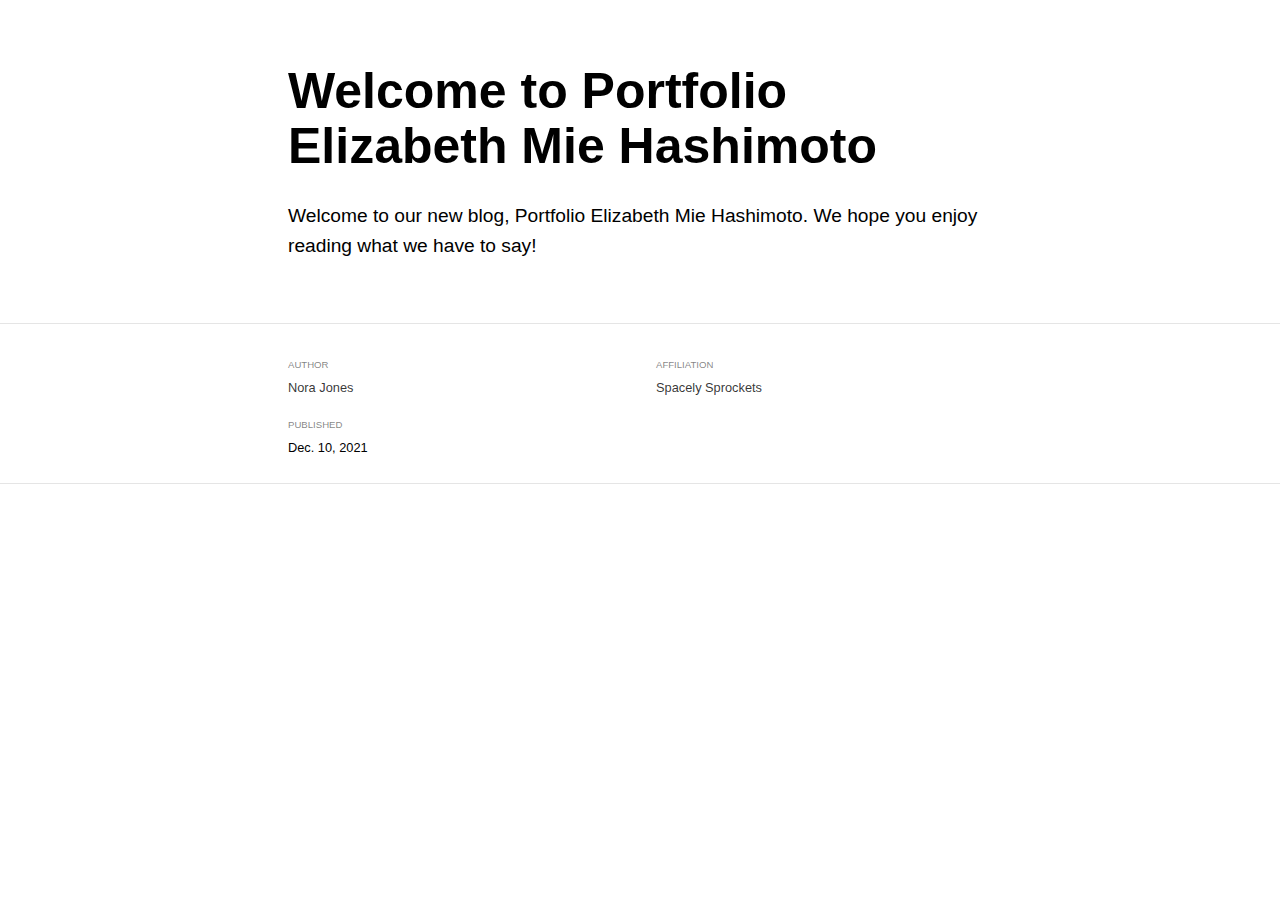
<file: _posts/welcome/welcome.html>
<!DOCTYPE html>

<html xmlns="http://www.w3.org/1999/xhtml" lang="" xml:lang="">

<head>
  <meta charset="utf-8"/>
  <meta name="viewport" content="width=device-width, initial-scale=1"/>
  <meta http-equiv="X-UA-Compatible" content="IE=Edge,chrome=1"/>
  <meta name="generator" content="distill" />

  <style type="text/css">
  /* Hide doc at startup (prevent jankiness while JS renders/transforms) */
  body {
    visibility: hidden;
  }
  </style>

 <!--radix_placeholder_import_source-->
 <!--/radix_placeholder_import_source-->

<style type="text/css">code{white-space: pre;}</style>
<style type="text/css" data-origin="pandoc">
pre > code.sourceCode { white-space: pre; position: relative; }
pre > code.sourceCode > span { display: inline-block; line-height: 1.25; }
pre > code.sourceCode > span:empty { height: 1.2em; }
.sourceCode { overflow: visible; }
code.sourceCode > span { color: inherit; text-decoration: inherit; }
div.sourceCode { margin: 1em 0; }
pre.sourceCode { margin: 0; }
@media screen {
div.sourceCode { overflow: auto; }
}
@media print {
pre > code.sourceCode { white-space: pre-wrap; }
pre > code.sourceCode > span { text-indent: -5em; padding-left: 5em; }
}
pre.numberSource code
  { counter-reset: source-line 0; }
pre.numberSource code > span
  { position: relative; left: -4em; counter-increment: source-line; }
pre.numberSource code > span > a:first-child::before
  { content: counter(source-line);
    position: relative; left: -1em; text-align: right; vertical-align: baseline;
    border: none; display: inline-block;
    -webkit-touch-callout: none; -webkit-user-select: none;
    -khtml-user-select: none; -moz-user-select: none;
    -ms-user-select: none; user-select: none;
    padding: 0 4px; width: 4em;
    color: #aaaaaa;
  }
pre.numberSource { margin-left: 3em; border-left: 1px solid #aaaaaa;  padding-left: 4px; }
div.sourceCode
  {   }
@media screen {
pre > code.sourceCode > span > a:first-child::before { text-decoration: underline; }
}
code span.al { color: #ad0000; } /* Alert */
code span.an { color: #5e5e5e; } /* Annotation */
code span.at { } /* Attribute */
code span.bn { color: #ad0000; } /* BaseN */
code span.bu { } /* BuiltIn */
code span.cf { color: #007ba5; } /* ControlFlow */
code span.ch { color: #20794d; } /* Char */
code span.cn { color: #8f5902; } /* Constant */
code span.co { color: #5e5e5e; } /* Comment */
code span.cv { color: #5e5e5e; font-style: italic; } /* CommentVar */
code span.do { color: #5e5e5e; font-style: italic; } /* Documentation */
code span.dt { color: #ad0000; } /* DataType */
code span.dv { color: #ad0000; } /* DecVal */
code span.er { color: #ad0000; } /* Error */
code span.ex { } /* Extension */
code span.fl { color: #ad0000; } /* Float */
code span.fu { color: #4758ab; } /* Function */
code span.im { } /* Import */
code span.in { color: #5e5e5e; } /* Information */
code span.kw { color: #007ba5; } /* Keyword */
code span.op { color: #5e5e5e; } /* Operator */
code span.ot { color: #007ba5; } /* Other */
code span.pp { color: #ad0000; } /* Preprocessor */
code span.sc { color: #5e5e5e; } /* SpecialChar */
code span.ss { color: #20794d; } /* SpecialString */
code span.st { color: #20794d; } /* String */
code span.va { color: #111111; } /* Variable */
code span.vs { color: #20794d; } /* VerbatimString */
code span.wa { color: #5e5e5e; font-style: italic; } /* Warning */
</style>


  <!--radix_placeholder_meta_tags-->
  <title>Welcome to Portfolio Elizabeth Mie Hashimoto</title>

  <meta property="description" itemprop="description" content="Welcome to our new blog, Portfolio Elizabeth Mie Hashimoto. We hope you enjoy &#10;reading what we have to say!"/>


  <!--  https://schema.org/Article -->
  <meta property="article:published" itemprop="datePublished" content="2021-12-10"/>
  <meta property="article:created" itemprop="dateCreated" content="2021-12-10"/>
  <meta name="article:author" content="Nora Jones"/>

  <!--  https://developers.facebook.com/docs/sharing/webmasters#markup -->
  <meta property="og:title" content="Welcome to Portfolio Elizabeth Mie Hashimoto"/>
  <meta property="og:type" content="article"/>
  <meta property="og:description" content="Welcome to our new blog, Portfolio Elizabeth Mie Hashimoto. We hope you enjoy &#10;reading what we have to say!"/>
  <meta property="og:locale" content="en_US"/>

  <!--  https://dev.twitter.com/cards/types/summary -->
  <meta property="twitter:card" content="summary"/>
  <meta property="twitter:title" content="Welcome to Portfolio Elizabeth Mie Hashimoto"/>
  <meta property="twitter:description" content="Welcome to our new blog, Portfolio Elizabeth Mie Hashimoto. We hope you enjoy &#10;reading what we have to say!"/>

  <!--/radix_placeholder_meta_tags-->
  <!--radix_placeholder_rmarkdown_metadata-->

  <script type="text/json" id="radix-rmarkdown-metadata">
  {"type":"list","attributes":{"names":{"type":"character","attributes":{},"value":["title","description","author","date","output"]}},"value":[{"type":"character","attributes":{},"value":["Welcome to Portfolio Elizabeth Mie Hashimoto"]},{"type":"character","attributes":{},"value":["Welcome to our new blog, Portfolio Elizabeth Mie Hashimoto. We hope you enjoy \nreading what we have to say!\n"]},{"type":"list","attributes":{},"value":[{"type":"list","attributes":{"names":{"type":"character","attributes":{},"value":["name","url","affiliation","affiliation_url"]}},"value":[{"type":"character","attributes":{},"value":["Nora Jones"]},{"type":"character","attributes":{},"value":["https://example.com/norajones"]},{"type":"character","attributes":{},"value":["Spacely Sprockets"]},{"type":"character","attributes":{},"value":["https://example.com/spacelysprokets"]}]}]},{"type":"character","attributes":{},"value":["12-10-2021"]},{"type":"list","attributes":{"names":{"type":"character","attributes":{},"value":["distill::distill_article"]}},"value":[{"type":"list","attributes":{"names":{"type":"character","attributes":{},"value":["self_contained"]}},"value":[{"type":"logical","attributes":{},"value":[false]}]}]}]}
  </script>
  <!--/radix_placeholder_rmarkdown_metadata-->
  
  <script type="text/json" id="radix-resource-manifest">
  {"type":"character","attributes":{},"value":["welcome_files/anchor-4.2.2/anchor.min.js","welcome_files/bowser-1.9.3/bowser.min.js","welcome_files/distill-2.2.21/template.v2.js","welcome_files/header-attrs-2.11/header-attrs.js","welcome_files/jquery-3.6.0/jquery-3.6.0.js","welcome_files/jquery-3.6.0/jquery-3.6.0.min.js","welcome_files/jquery-3.6.0/jquery-3.6.0.min.map","welcome_files/popper-2.6.0/popper.min.js","welcome_files/tippy-6.2.7/tippy-bundle.umd.min.js","welcome_files/tippy-6.2.7/tippy-light-border.css","welcome_files/tippy-6.2.7/tippy.css","welcome_files/tippy-6.2.7/tippy.umd.min.js","welcome_files/webcomponents-2.0.0/webcomponents.js"]}
  </script>
  <!--radix_placeholder_navigation_in_header-->
  <!--/radix_placeholder_navigation_in_header-->
  <!--radix_placeholder_distill-->

  <style type="text/css">

  body {
    background-color: white;
  }

  .pandoc-table {
    width: 100%;
  }

  .pandoc-table>caption {
    margin-bottom: 10px;
  }

  .pandoc-table th:not([align]) {
    text-align: left;
  }

  .pagedtable-footer {
    font-size: 15px;
  }

  d-byline .byline {
    grid-template-columns: 2fr 2fr;
  }

  d-byline .byline h3 {
    margin-block-start: 1.5em;
  }

  d-byline .byline .authors-affiliations h3 {
    margin-block-start: 0.5em;
  }

  .authors-affiliations .orcid-id {
    width: 16px;
    height:16px;
    margin-left: 4px;
    margin-right: 4px;
    vertical-align: middle;
    padding-bottom: 2px;
  }

  d-title .dt-tags {
    margin-top: 1em;
    grid-column: text;
  }

  .dt-tags .dt-tag {
    text-decoration: none;
    display: inline-block;
    color: rgba(0,0,0,0.6);
    padding: 0em 0.4em;
    margin-right: 0.5em;
    margin-bottom: 0.4em;
    font-size: 70%;
    border: 1px solid rgba(0,0,0,0.2);
    border-radius: 3px;
    text-transform: uppercase;
    font-weight: 500;
  }

  d-article table.gt_table td,
  d-article table.gt_table th {
    border-bottom: none;
  }

  .html-widget {
    margin-bottom: 2.0em;
  }

  .l-screen-inset {
    padding-right: 16px;
  }

  .l-screen .caption {
    margin-left: 10px;
  }

  .shaded {
    background: rgb(247, 247, 247);
    padding-top: 20px;
    padding-bottom: 20px;
    border-top: 1px solid rgba(0, 0, 0, 0.1);
    border-bottom: 1px solid rgba(0, 0, 0, 0.1);
  }

  .shaded .html-widget {
    margin-bottom: 0;
    border: 1px solid rgba(0, 0, 0, 0.1);
  }

  .shaded .shaded-content {
    background: white;
  }

  .text-output {
    margin-top: 0;
    line-height: 1.5em;
  }

  .hidden {
    display: none !important;
  }

  d-article {
    padding-top: 2.5rem;
    padding-bottom: 30px;
  }

  d-appendix {
    padding-top: 30px;
  }

  d-article>p>img {
    width: 100%;
  }

  d-article h2 {
    margin: 1rem 0 1.5rem 0;
  }

  d-article h3 {
    margin-top: 1.5rem;
  }

  d-article iframe {
    border: 1px solid rgba(0, 0, 0, 0.1);
    margin-bottom: 2.0em;
    width: 100%;
  }

  /* Tweak code blocks */

  d-article div.sourceCode code,
  d-article pre code {
    font-family: Consolas, Monaco, 'Andale Mono', 'Ubuntu Mono', monospace;
  }

  d-article pre,
  d-article div.sourceCode,
  d-article div.sourceCode pre {
    overflow: auto;
  }

  d-article div.sourceCode {
    background-color: white;
  }

  d-article div.sourceCode pre {
    padding-left: 10px;
    font-size: 12px;
    border-left: 2px solid rgba(0,0,0,0.1);
  }

  d-article pre {
    font-size: 12px;
    color: black;
    background: none;
    margin-top: 0;
    text-align: left;
    white-space: pre;
    word-spacing: normal;
    word-break: normal;
    word-wrap: normal;
    line-height: 1.5;

    -moz-tab-size: 4;
    -o-tab-size: 4;
    tab-size: 4;

    -webkit-hyphens: none;
    -moz-hyphens: none;
    -ms-hyphens: none;
    hyphens: none;
  }

  d-article pre a {
    border-bottom: none;
  }

  d-article pre a:hover {
    border-bottom: none;
    text-decoration: underline;
  }

  d-article details {
    grid-column: text;
    margin-bottom: 0.8em;
  }

  @media(min-width: 768px) {

  d-article pre,
  d-article div.sourceCode,
  d-article div.sourceCode pre {
    overflow: visible !important;
  }

  d-article div.sourceCode pre {
    padding-left: 18px;
    font-size: 14px;
  }

  d-article pre {
    font-size: 14px;
  }

  }

  figure img.external {
    background: white;
    border: 1px solid rgba(0, 0, 0, 0.1);
    box-shadow: 0 1px 8px rgba(0, 0, 0, 0.1);
    padding: 18px;
    box-sizing: border-box;
  }

  /* CSS for d-contents */

  .d-contents {
    grid-column: text;
    color: rgba(0,0,0,0.8);
    font-size: 0.9em;
    padding-bottom: 1em;
    margin-bottom: 1em;
    padding-bottom: 0.5em;
    margin-bottom: 1em;
    padding-left: 0.25em;
    justify-self: start;
  }

  @media(min-width: 1000px) {
    .d-contents.d-contents-float {
      height: 0;
      grid-column-start: 1;
      grid-column-end: 4;
      justify-self: center;
      padding-right: 3em;
      padding-left: 2em;
    }
  }

  .d-contents nav h3 {
    font-size: 18px;
    margin-top: 0;
    margin-bottom: 1em;
  }

  .d-contents li {
    list-style-type: none
  }

  .d-contents nav > ul {
    padding-left: 0;
  }

  .d-contents ul {
    padding-left: 1em
  }

  .d-contents nav ul li {
    margin-top: 0.6em;
    margin-bottom: 0.2em;
  }

  .d-contents nav a {
    font-size: 13px;
    border-bottom: none;
    text-decoration: none
    color: rgba(0, 0, 0, 0.8);
  }

  .d-contents nav a:hover {
    text-decoration: underline solid rgba(0, 0, 0, 0.6)
  }

  .d-contents nav > ul > li > a {
    font-weight: 600;
  }

  .d-contents nav > ul > li > ul {
    font-weight: inherit;
  }

  .d-contents nav > ul > li > ul > li {
    margin-top: 0.2em;
  }


  .d-contents nav ul {
    margin-top: 0;
    margin-bottom: 0.25em;
  }

  .d-article-with-toc h2:nth-child(2) {
    margin-top: 0;
  }


  /* Figure */

  .figure {
    position: relative;
    margin-bottom: 2.5em;
    margin-top: 1.5em;
  }

  .figure img {
    width: 100%;
  }

  .figure .caption {
    color: rgba(0, 0, 0, 0.6);
    font-size: 12px;
    line-height: 1.5em;
  }

  .figure img.external {
    background: white;
    border: 1px solid rgba(0, 0, 0, 0.1);
    box-shadow: 0 1px 8px rgba(0, 0, 0, 0.1);
    padding: 18px;
    box-sizing: border-box;
  }

  .figure .caption a {
    color: rgba(0, 0, 0, 0.6);
  }

  .figure .caption b,
  .figure .caption strong, {
    font-weight: 600;
    color: rgba(0, 0, 0, 1.0);
  }

  /* Citations */

  d-article .citation {
    color: inherit;
    cursor: inherit;
  }

  div.hanging-indent{
    margin-left: 1em; text-indent: -1em;
  }

  /* Citation hover box */

  .tippy-box[data-theme~=light-border] {
    background-color: rgba(250, 250, 250, 0.95);
  }

  .tippy-content > p {
    margin-bottom: 0;
    padding: 2px;
  }


  /* Tweak 1000px media break to show more text */

  @media(min-width: 1000px) {
    .base-grid,
    distill-header,
    d-title,
    d-abstract,
    d-article,
    d-appendix,
    distill-appendix,
    d-byline,
    d-footnote-list,
    d-citation-list,
    distill-footer {
      grid-template-columns: [screen-start] 1fr [page-start kicker-start] 80px [middle-start] 50px [text-start kicker-end] 65px 65px 65px 65px 65px 65px 65px 65px [text-end gutter-start] 65px [middle-end] 65px [page-end gutter-end] 1fr [screen-end];
      grid-column-gap: 16px;
    }

    .grid {
      grid-column-gap: 16px;
    }

    d-article {
      font-size: 1.06rem;
      line-height: 1.7em;
    }
    figure .caption, .figure .caption, figure figcaption {
      font-size: 13px;
    }
  }

  @media(min-width: 1180px) {
    .base-grid,
    distill-header,
    d-title,
    d-abstract,
    d-article,
    d-appendix,
    distill-appendix,
    d-byline,
    d-footnote-list,
    d-citation-list,
    distill-footer {
      grid-template-columns: [screen-start] 1fr [page-start kicker-start] 60px [middle-start] 60px [text-start kicker-end] 60px 60px 60px 60px 60px 60px 60px 60px [text-end gutter-start] 60px [middle-end] 60px [page-end gutter-end] 1fr [screen-end];
      grid-column-gap: 32px;
    }

    .grid {
      grid-column-gap: 32px;
    }
  }


  /* Get the citation styles for the appendix (not auto-injected on render since
     we do our own rendering of the citation appendix) */

  d-appendix .citation-appendix,
  .d-appendix .citation-appendix {
    font-size: 11px;
    line-height: 15px;
    border-left: 1px solid rgba(0, 0, 0, 0.1);
    padding-left: 18px;
    border: 1px solid rgba(0,0,0,0.1);
    background: rgba(0, 0, 0, 0.02);
    padding: 10px 18px;
    border-radius: 3px;
    color: rgba(150, 150, 150, 1);
    overflow: hidden;
    margin-top: -12px;
    white-space: pre-wrap;
    word-wrap: break-word;
  }

  /* Include appendix styles here so they can be overridden */

  d-appendix {
    contain: layout style;
    font-size: 0.8em;
    line-height: 1.7em;
    margin-top: 60px;
    margin-bottom: 0;
    border-top: 1px solid rgba(0, 0, 0, 0.1);
    color: rgba(0,0,0,0.5);
    padding-top: 60px;
    padding-bottom: 48px;
  }

  d-appendix h3 {
    grid-column: page-start / text-start;
    font-size: 15px;
    font-weight: 500;
    margin-top: 1em;
    margin-bottom: 0;
    color: rgba(0,0,0,0.65);
  }

  d-appendix h3 + * {
    margin-top: 1em;
  }

  d-appendix ol {
    padding: 0 0 0 15px;
  }

  @media (min-width: 768px) {
    d-appendix ol {
      padding: 0 0 0 30px;
      margin-left: -30px;
    }
  }

  d-appendix li {
    margin-bottom: 1em;
  }

  d-appendix a {
    color: rgba(0, 0, 0, 0.6);
  }

  d-appendix > * {
    grid-column: text;
  }

  d-appendix > d-footnote-list,
  d-appendix > d-citation-list,
  d-appendix > distill-appendix {
    grid-column: screen;
  }

  /* Include footnote styles here so they can be overridden */

  d-footnote-list {
    contain: layout style;
  }

  d-footnote-list > * {
    grid-column: text;
  }

  d-footnote-list a.footnote-backlink {
    color: rgba(0,0,0,0.3);
    padding-left: 0.5em;
  }



  /* Anchor.js */

  .anchorjs-link {
    /*transition: all .25s linear; */
    text-decoration: none;
    border-bottom: none;
  }
  *:hover > .anchorjs-link {
    margin-left: -1.125em !important;
    text-decoration: none;
    border-bottom: none;
  }

  /* Social footer */

  .social_footer {
    margin-top: 30px;
    margin-bottom: 0;
    color: rgba(0,0,0,0.67);
  }

  .disqus-comments {
    margin-right: 30px;
  }

  .disqus-comment-count {
    border-bottom: 1px solid rgba(0, 0, 0, 0.4);
    cursor: pointer;
  }

  #disqus_thread {
    margin-top: 30px;
  }

  .article-sharing a {
    border-bottom: none;
    margin-right: 8px;
  }

  .article-sharing a:hover {
    border-bottom: none;
  }

  .sidebar-section.subscribe {
    font-size: 12px;
    line-height: 1.6em;
  }

  .subscribe p {
    margin-bottom: 0.5em;
  }


  .article-footer .subscribe {
    font-size: 15px;
    margin-top: 45px;
  }


  .sidebar-section.custom {
    font-size: 12px;
    line-height: 1.6em;
  }

  .custom p {
    margin-bottom: 0.5em;
  }

  /* Styles for listing layout (hide title) */
  .layout-listing d-title, .layout-listing .d-title {
    display: none;
  }

  /* Styles for posts lists (not auto-injected) */


  .posts-with-sidebar {
    padding-left: 45px;
    padding-right: 45px;
  }

  .posts-list .description h2,
  .posts-list .description p {
    font-family: -apple-system, BlinkMacSystemFont, "Segoe UI", Roboto, Oxygen, Ubuntu, Cantarell, "Fira Sans", "Droid Sans", "Helvetica Neue", Arial, sans-serif;
  }

  .posts-list .description h2 {
    font-weight: 700;
    border-bottom: none;
    padding-bottom: 0;
  }

  .posts-list h2.post-tag {
    border-bottom: 1px solid rgba(0, 0, 0, 0.2);
    padding-bottom: 12px;
  }
  .posts-list {
    margin-top: 60px;
    margin-bottom: 24px;
  }

  .posts-list .post-preview {
    text-decoration: none;
    overflow: hidden;
    display: block;
    border-bottom: 1px solid rgba(0, 0, 0, 0.1);
    padding: 24px 0;
  }

  .post-preview-last {
    border-bottom: none !important;
  }

  .posts-list .posts-list-caption {
    grid-column: screen;
    font-weight: 400;
  }

  .posts-list .post-preview h2 {
    margin: 0 0 6px 0;
    line-height: 1.2em;
    font-style: normal;
    font-size: 24px;
  }

  .posts-list .post-preview p {
    margin: 0 0 12px 0;
    line-height: 1.4em;
    font-size: 16px;
  }

  .posts-list .post-preview .thumbnail {
    box-sizing: border-box;
    margin-bottom: 24px;
    position: relative;
    max-width: 500px;
  }
  .posts-list .post-preview img {
    width: 100%;
    display: block;
  }

  .posts-list .metadata {
    font-size: 12px;
    line-height: 1.4em;
    margin-bottom: 18px;
  }

  .posts-list .metadata > * {
    display: inline-block;
  }

  .posts-list .metadata .publishedDate {
    margin-right: 2em;
  }

  .posts-list .metadata .dt-authors {
    display: block;
    margin-top: 0.3em;
    margin-right: 2em;
  }

  .posts-list .dt-tags {
    display: block;
    line-height: 1em;
  }

  .posts-list .dt-tags .dt-tag {
    display: inline-block;
    color: rgba(0,0,0,0.6);
    padding: 0.3em 0.4em;
    margin-right: 0.2em;
    margin-bottom: 0.4em;
    font-size: 60%;
    border: 1px solid rgba(0,0,0,0.2);
    border-radius: 3px;
    text-transform: uppercase;
    font-weight: 500;
  }

  .posts-list img {
    opacity: 1;
  }

  .posts-list img[data-src] {
    opacity: 0;
  }

  .posts-more {
    clear: both;
  }


  .posts-sidebar {
    font-size: 16px;
  }

  .posts-sidebar h3 {
    font-size: 16px;
    margin-top: 0;
    margin-bottom: 0.5em;
    font-weight: 400;
    text-transform: uppercase;
  }

  .sidebar-section {
    margin-bottom: 30px;
  }

  .categories ul {
    list-style-type: none;
    margin: 0;
    padding: 0;
  }

  .categories li {
    color: rgba(0, 0, 0, 0.8);
    margin-bottom: 0;
  }

  .categories li>a {
    border-bottom: none;
  }

  .categories li>a:hover {
    border-bottom: 1px solid rgba(0, 0, 0, 0.4);
  }

  .categories .active {
    font-weight: 600;
  }

  .categories .category-count {
    color: rgba(0, 0, 0, 0.4);
  }


  @media(min-width: 768px) {
    .posts-list .post-preview h2 {
      font-size: 26px;
    }
    .posts-list .post-preview .thumbnail {
      float: right;
      width: 30%;
      margin-bottom: 0;
    }
    .posts-list .post-preview .description {
      float: left;
      width: 45%;
    }
    .posts-list .post-preview .metadata {
      float: left;
      width: 20%;
      margin-top: 8px;
    }
    .posts-list .post-preview p {
      margin: 0 0 12px 0;
      line-height: 1.5em;
      font-size: 16px;
    }
    .posts-with-sidebar .posts-list {
      float: left;
      width: 75%;
    }
    .posts-with-sidebar .posts-sidebar {
      float: right;
      width: 20%;
      margin-top: 60px;
      padding-top: 24px;
      padding-bottom: 24px;
    }
  }


  /* Improve display for browsers without grid (IE/Edge <= 15) */

  .downlevel {
    line-height: 1.6em;
    font-family: -apple-system, BlinkMacSystemFont, "Segoe UI", Roboto, Oxygen, Ubuntu, Cantarell, "Fira Sans", "Droid Sans", "Helvetica Neue", Arial, sans-serif;
    margin: 0;
  }

  .downlevel .d-title {
    padding-top: 6rem;
    padding-bottom: 1.5rem;
  }

  .downlevel .d-title h1 {
    font-size: 50px;
    font-weight: 700;
    line-height: 1.1em;
    margin: 0 0 0.5rem;
  }

  .downlevel .d-title p {
    font-weight: 300;
    font-size: 1.2rem;
    line-height: 1.55em;
    margin-top: 0;
  }

  .downlevel .d-byline {
    padding-top: 0.8em;
    padding-bottom: 0.8em;
    font-size: 0.8rem;
    line-height: 1.8em;
  }

  .downlevel .section-separator {
    border: none;
    border-top: 1px solid rgba(0, 0, 0, 0.1);
  }

  .downlevel .d-article {
    font-size: 1.06rem;
    line-height: 1.7em;
    padding-top: 1rem;
    padding-bottom: 2rem;
  }


  .downlevel .d-appendix {
    padding-left: 0;
    padding-right: 0;
    max-width: none;
    font-size: 0.8em;
    line-height: 1.7em;
    margin-bottom: 0;
    color: rgba(0,0,0,0.5);
    padding-top: 40px;
    padding-bottom: 48px;
  }

  .downlevel .footnotes ol {
    padding-left: 13px;
  }

  .downlevel .base-grid,
  .downlevel .distill-header,
  .downlevel .d-title,
  .downlevel .d-abstract,
  .downlevel .d-article,
  .downlevel .d-appendix,
  .downlevel .distill-appendix,
  .downlevel .d-byline,
  .downlevel .d-footnote-list,
  .downlevel .d-citation-list,
  .downlevel .distill-footer,
  .downlevel .appendix-bottom,
  .downlevel .posts-container {
    padding-left: 40px;
    padding-right: 40px;
  }

  @media(min-width: 768px) {
    .downlevel .base-grid,
    .downlevel .distill-header,
    .downlevel .d-title,
    .downlevel .d-abstract,
    .downlevel .d-article,
    .downlevel .d-appendix,
    .downlevel .distill-appendix,
    .downlevel .d-byline,
    .downlevel .d-footnote-list,
    .downlevel .d-citation-list,
    .downlevel .distill-footer,
    .downlevel .appendix-bottom,
    .downlevel .posts-container {
    padding-left: 150px;
    padding-right: 150px;
    max-width: 900px;
  }
  }

  .downlevel pre code {
    display: block;
    border-left: 2px solid rgba(0, 0, 0, .1);
    padding: 0 0 0 20px;
    font-size: 14px;
  }

  .downlevel code, .downlevel pre {
    color: black;
    background: none;
    font-family: Consolas, Monaco, 'Andale Mono', 'Ubuntu Mono', monospace;
    text-align: left;
    white-space: pre;
    word-spacing: normal;
    word-break: normal;
    word-wrap: normal;
    line-height: 1.5;

    -moz-tab-size: 4;
    -o-tab-size: 4;
    tab-size: 4;

    -webkit-hyphens: none;
    -moz-hyphens: none;
    -ms-hyphens: none;
    hyphens: none;
  }

  .downlevel .posts-list .post-preview {
    color: inherit;
  }



  </style>

  <script type="application/javascript">

  function is_downlevel_browser() {
    if (bowser.isUnsupportedBrowser({ msie: "12", msedge: "16"},
                                   window.navigator.userAgent)) {
      return true;
    } else {
      return window.load_distill_framework === undefined;
    }
  }

  // show body when load is complete
  function on_load_complete() {

    // add anchors
    if (window.anchors) {
      window.anchors.options.placement = 'left';
      window.anchors.add('d-article > h2, d-article > h3, d-article > h4, d-article > h5');
    }


    // set body to visible
    document.body.style.visibility = 'visible';

    // force redraw for leaflet widgets
    if (window.HTMLWidgets) {
      var maps = window.HTMLWidgets.findAll(".leaflet");
      $.each(maps, function(i, el) {
        var map = this.getMap();
        map.invalidateSize();
        map.eachLayer(function(layer) {
          if (layer instanceof L.TileLayer)
            layer.redraw();
        });
      });
    }

    // trigger 'shown' so htmlwidgets resize
    $('d-article').trigger('shown');
  }

  function init_distill() {

    init_common();

    // create front matter
    var front_matter = $('<d-front-matter></d-front-matter>');
    $('#distill-front-matter').wrap(front_matter);

    // create d-title
    $('.d-title').changeElementType('d-title');

    // create d-byline
    var byline = $('<d-byline></d-byline>');
    $('.d-byline').replaceWith(byline);

    // create d-article
    var article = $('<d-article></d-article>');
    $('.d-article').wrap(article).children().unwrap();

    // move posts container into article
    $('.posts-container').appendTo($('d-article'));

    // create d-appendix
    $('.d-appendix').changeElementType('d-appendix');

    // flag indicating that we have appendix items
    var appendix = $('.appendix-bottom').children('h3').length > 0;

    // replace footnotes with <d-footnote>
    $('.footnote-ref').each(function(i, val) {
      appendix = true;
      var href = $(this).attr('href');
      var id = href.replace('#', '');
      var fn = $('#' + id);
      var fn_p = $('#' + id + '>p');
      fn_p.find('.footnote-back').remove();
      var text = fn_p.html();
      var dtfn = $('<d-footnote></d-footnote>');
      dtfn.html(text);
      $(this).replaceWith(dtfn);
    });
    // remove footnotes
    $('.footnotes').remove();

    // move refs into #references-listing
    $('#references-listing').replaceWith($('#refs'));

    $('h1.appendix, h2.appendix').each(function(i, val) {
      $(this).changeElementType('h3');
    });
    $('h3.appendix').each(function(i, val) {
      var id = $(this).attr('id');
      $('.d-contents a[href="#' + id + '"]').parent().remove();
      appendix = true;
      $(this).nextUntil($('h1, h2, h3')).addBack().appendTo($('d-appendix'));
    });

    // show d-appendix if we have appendix content
    $("d-appendix").css('display', appendix ? 'grid' : 'none');

    // localize layout chunks to just output
    $('.layout-chunk').each(function(i, val) {

      // capture layout
      var layout = $(this).attr('data-layout');

      // apply layout to markdown level block elements
      var elements = $(this).children().not('details, div.sourceCode, pre, script');
      elements.each(function(i, el) {
        var layout_div = $('<div class="' + layout + '"></div>');
        if (layout_div.hasClass('shaded')) {
          var shaded_content = $('<div class="shaded-content"></div>');
          $(this).wrap(shaded_content);
          $(this).parent().wrap(layout_div);
        } else {
          $(this).wrap(layout_div);
        }
      });


      // unwrap the layout-chunk div
      $(this).children().unwrap();
    });

    // remove code block used to force  highlighting css
    $('.distill-force-highlighting-css').parent().remove();

    // remove empty line numbers inserted by pandoc when using a
    // custom syntax highlighting theme
    $('code.sourceCode a:empty').remove();

    // load distill framework
    load_distill_framework();

    // wait for window.distillRunlevel == 4 to do post processing
    function distill_post_process() {

      if (!window.distillRunlevel || window.distillRunlevel < 4)
        return;

      // hide author/affiliations entirely if we have no authors
      var front_matter = JSON.parse($("#distill-front-matter").html());
      var have_authors = front_matter.authors && front_matter.authors.length > 0;
      if (!have_authors)
        $('d-byline').addClass('hidden');

      // article with toc class
      $('.d-contents').parent().addClass('d-article-with-toc');

      // strip links that point to #
      $('.authors-affiliations').find('a[href="#"]').removeAttr('href');

      // add orcid ids
      $('.authors-affiliations').find('.author').each(function(i, el) {
        var orcid_id = front_matter.authors[i].orcidID;
        if (orcid_id) {
          var a = $('<a></a>');
          a.attr('href', 'https://orcid.org/' + orcid_id);
          var img = $('<img></img>');
          img.addClass('orcid-id');
          img.attr('alt', 'ORCID ID');
          img.attr('src','[data-uri]');
          a.append(img);
          $(this).append(a);
        }
      });

      // hide elements of author/affiliations grid that have no value
      function hide_byline_column(caption) {
        $('d-byline').find('h3:contains("' + caption + '")').parent().css('visibility', 'hidden');
      }

      // affiliations
      var have_affiliations = false;
      for (var i = 0; i<front_matter.authors.length; ++i) {
        var author = front_matter.authors[i];
        if (author.affiliation !== "&nbsp;") {
          have_affiliations = true;
          break;
        }
      }
      if (!have_affiliations)
        $('d-byline').find('h3:contains("Affiliations")').css('visibility', 'hidden');

      // published date
      if (!front_matter.publishedDate)
        hide_byline_column("Published");

      // document object identifier
      var doi = $('d-byline').find('h3:contains("DOI")');
      var doi_p = doi.next().empty();
      if (!front_matter.doi) {
        // if we have a citation and valid citationText then link to that
        if ($('#citation').length > 0 && front_matter.citationText) {
          doi.html('Citation');
          $('<a href="#citation"></a>')
            .text(front_matter.citationText)
            .appendTo(doi_p);
        } else {
          hide_byline_column("DOI");
        }
      } else {
        $('<a></a>')
           .attr('href', "https://doi.org/" + front_matter.doi)
           .html(front_matter.doi)
           .appendTo(doi_p);
      }

       // change plural form of authors/affiliations
      if (front_matter.authors.length === 1) {
        var grid = $('.authors-affiliations');
        grid.children('h3:contains("Authors")').text('Author');
        grid.children('h3:contains("Affiliations")').text('Affiliation');
      }

      // remove d-appendix and d-footnote-list local styles
      $('d-appendix > style:first-child').remove();
      $('d-footnote-list > style:first-child').remove();

      // move appendix-bottom entries to the bottom
      $('.appendix-bottom').appendTo('d-appendix').children().unwrap();
      $('.appendix-bottom').remove();

      // hoverable references
      $('span.citation[data-cites]').each(function() {
        var refs = $(this).attr('data-cites').split(" ");
        var refHtml = refs.map(function(ref) {
          return "<p>" + $('#ref-' + ref).html() + "</p>";
        }).join("\n");
        window.tippy(this, {
          allowHTML: true,
          content: refHtml,
          maxWidth: 500,
          interactive: true,
          interactiveBorder: 10,
          theme: 'light-border',
          placement: 'bottom-start'
        });
      });

      // clear polling timer
      clearInterval(tid);

      // show body now that everything is ready
      on_load_complete();
    }

    var tid = setInterval(distill_post_process, 50);
    distill_post_process();

  }

  function init_downlevel() {

    init_common();

     // insert hr after d-title
    $('.d-title').after($('<hr class="section-separator"/>'));

    // check if we have authors
    var front_matter = JSON.parse($("#distill-front-matter").html());
    var have_authors = front_matter.authors && front_matter.authors.length > 0;

    // manage byline/border
    if (!have_authors)
      $('.d-byline').remove();
    $('.d-byline').after($('<hr class="section-separator"/>'));
    $('.d-byline a').remove();

    // remove toc
    $('.d-contents').remove();

    // move appendix elements
    $('h1.appendix, h2.appendix').each(function(i, val) {
      $(this).changeElementType('h3');
    });
    $('h3.appendix').each(function(i, val) {
      $(this).nextUntil($('h1, h2, h3')).addBack().appendTo($('.d-appendix'));
    });


    // inject headers into references and footnotes
    var refs_header = $('<h3></h3>');
    refs_header.text('References');
    $('#refs').prepend(refs_header);

    var footnotes_header = $('<h3></h3');
    footnotes_header.text('Footnotes');
    $('.footnotes').children('hr').first().replaceWith(footnotes_header);

    // move appendix-bottom entries to the bottom
    $('.appendix-bottom').appendTo('.d-appendix').children().unwrap();
    $('.appendix-bottom').remove();

    // remove appendix if it's empty
    if ($('.d-appendix').children().length === 0)
      $('.d-appendix').remove();

    // prepend separator above appendix
    $('.d-appendix').before($('<hr class="section-separator" style="clear: both"/>'));

    // trim code
    $('pre>code').each(function(i, val) {
      $(this).html($.trim($(this).html()));
    });

    // move posts-container right before article
    $('.posts-container').insertBefore($('.d-article'));

    $('body').addClass('downlevel');

    on_load_complete();
  }


  function init_common() {

    // jquery plugin to change element types
    (function($) {
      $.fn.changeElementType = function(newType) {
        var attrs = {};

        $.each(this[0].attributes, function(idx, attr) {
          attrs[attr.nodeName] = attr.nodeValue;
        });

        this.replaceWith(function() {
          return $("<" + newType + "/>", attrs).append($(this).contents());
        });
      };
    })(jQuery);

    // prevent underline for linked images
    $('a > img').parent().css({'border-bottom' : 'none'});

    // mark non-body figures created by knitr chunks as 100% width
    $('.layout-chunk').each(function(i, val) {
      var figures = $(this).find('img, .html-widget');
      if ($(this).attr('data-layout') !== "l-body") {
        figures.css('width', '100%');
      } else {
        figures.css('max-width', '100%');
        figures.filter("[width]").each(function(i, val) {
          var fig = $(this);
          fig.css('width', fig.attr('width') + 'px');
        });

      }
    });

    // auto-append index.html to post-preview links in file: protocol
    // and in rstudio ide preview
    $('.post-preview').each(function(i, val) {
      if (window.location.protocol === "file:")
        $(this).attr('href', $(this).attr('href') + "index.html");
    });

    // get rid of index.html references in header
    if (window.location.protocol !== "file:") {
      $('.distill-site-header a[href]').each(function(i,val) {
        $(this).attr('href', $(this).attr('href').replace("index.html", "./"));
      });
    }

    // add class to pandoc style tables
    $('tr.header').parent('thead').parent('table').addClass('pandoc-table');
    $('.kable-table').children('table').addClass('pandoc-table');

    // add figcaption style to table captions
    $('caption').parent('table').addClass("figcaption");

    // initialize posts list
    if (window.init_posts_list)
      window.init_posts_list();

    // implmement disqus comment link
    $('.disqus-comment-count').click(function() {
      window.headroom_prevent_pin = true;
      $('#disqus_thread').toggleClass('hidden');
      if (!$('#disqus_thread').hasClass('hidden')) {
        var offset = $(this).offset();
        $(window).resize();
        $('html, body').animate({
          scrollTop: offset.top - 35
        });
      }
    });
  }

  document.addEventListener('DOMContentLoaded', function() {
    if (is_downlevel_browser())
      init_downlevel();
    else
      window.addEventListener('WebComponentsReady', init_distill);
  });

  </script>

  <!--/radix_placeholder_distill-->
  <script src="welcome_files/header-attrs-2.11/header-attrs.js"></script>
  <script src="welcome_files/jquery-3.6.0/jquery-3.6.0.min.js"></script>
  <script src="welcome_files/popper-2.6.0/popper.min.js"></script>
  <link href="welcome_files/tippy-6.2.7/tippy.css" rel="stylesheet" />
  <link href="welcome_files/tippy-6.2.7/tippy-light-border.css" rel="stylesheet" />
  <script src="welcome_files/tippy-6.2.7/tippy.umd.min.js"></script>
  <script src="welcome_files/anchor-4.2.2/anchor.min.js"></script>
  <script src="welcome_files/bowser-1.9.3/bowser.min.js"></script>
  <script src="welcome_files/webcomponents-2.0.0/webcomponents.js"></script>
  <script src="welcome_files/distill-2.2.21/template.v2.js"></script>
  <!--radix_placeholder_site_in_header-->
  <!--/radix_placeholder_site_in_header-->


</head>

<body>

<!--radix_placeholder_front_matter-->

<script id="distill-front-matter" type="text/json">
{"title":"Welcome to Portfolio Elizabeth Mie Hashimoto","description":"Welcome to our new blog, Portfolio Elizabeth Mie Hashimoto. We hope you enjoy \nreading what we have to say!","authors":[{"author":"Nora Jones","authorURL":"https://example.com/norajones","affiliation":"Spacely Sprockets","affiliationURL":"https://example.com/spacelysprokets","orcidID":""}],"publishedDate":"2021-12-10T00:00:00.000-03:00","citationText":"Jones, 2021"}
</script>

<!--/radix_placeholder_front_matter-->
<!--radix_placeholder_navigation_before_body-->
<!--/radix_placeholder_navigation_before_body-->
<!--radix_placeholder_site_before_body-->
<!--/radix_placeholder_site_before_body-->

<div class="d-title">
<h1>Welcome to Portfolio Elizabeth Mie Hashimoto</h1>
<!--radix_placeholder_categories-->
<!--/radix_placeholder_categories-->
<p><p>Welcome to our new blog, Portfolio Elizabeth Mie Hashimoto. We hope you enjoy reading what we have to say!</p></p>
</div>

<div class="d-byline">
  Nora Jones <a href="https://example.com/norajones" class="uri">https://example.com/norajones</a> (Spacely Sprockets)<a href="https://example.com/spacelysprokets" class="uri">https://example.com/spacelysprokets</a>
  
<br/>12-10-2021
</div>

<div class="d-article">
<div class="sourceCode" id="cb1"><pre class="sourceCode r distill-force-highlighting-css"><code class="sourceCode r"></code></pre></div>
<!--radix_placeholder_article_footer-->
<!--/radix_placeholder_article_footer-->
</div>

<div class="d-appendix">
</div>


<!--radix_placeholder_site_after_body-->
<!--/radix_placeholder_site_after_body-->
<!--radix_placeholder_appendices-->
<div class="appendix-bottom"></div>
<!--/radix_placeholder_appendices-->
<!--radix_placeholder_navigation_after_body-->
<!--/radix_placeholder_navigation_after_body-->

</body>

</html>
</file>
<file: docs/site_libs/tippy-6.2.7/tippy.css>
.tippy-box[data-animation=fade][data-state=hidden]{opacity:0}[data-tippy-root]{max-width:calc(100vw - 10px)}.tippy-box{position:relative;background-color:#333;color:#fff;border-radius:4px;font-size:14px;line-height:1.4;outline:0;transition-property:transform,visibility,opacity}.tippy-box[data-placement^=top]>.tippy-arrow{bottom:0}.tippy-box[data-placement^=top]>.tippy-arrow:before{bottom:-7px;left:0;border-width:8px 8px 0;border-top-color:initial;transform-origin:center top}.tippy-box[data-placement^=bottom]>.tippy-arrow{top:0}.tippy-box[data-placement^=bottom]>.tippy-arrow:before{top:-7px;left:0;border-width:0 8px 8px;border-bottom-color:initial;transform-origin:center bottom}.tippy-box[data-placement^=left]>.tippy-arrow{right:0}.tippy-box[data-placement^=left]>.tippy-arrow:before{border-width:8px 0 8px 8px;border-left-color:initial;right:-7px;transform-origin:center left}.tippy-box[data-placement^=right]>.tippy-arrow{left:0}.tippy-box[data-placement^=right]>.tippy-arrow:before{left:-7px;border-width:8px 8px 8px 0;border-right-color:initial;transform-origin:center right}.tippy-box[data-inertia][data-state=visible]{transition-timing-function:cubic-bezier(.54,1.5,.38,1.11)}.tippy-arrow{width:16px;height:16px;color:#333}.tippy-arrow:before{content:"";position:absolute;border-color:transparent;border-style:solid}.tippy-content{position:relative;padding:5px 9px;z-index:1}
</file>
<file: docs/site_libs/tippy-6.2.7/tippy-light-border.css>
.tippy-box[data-theme~=light-border]{background-color:#fff;background-clip:padding-box;border:1px solid rgba(0,8,16,.15);color:#333;box-shadow:0 4px 14px -2px rgba(0,8,16,.08)}.tippy-box[data-theme~=light-border]>.tippy-backdrop{background-color:#fff}.tippy-box[data-theme~=light-border]>.tippy-arrow:after,.tippy-box[data-theme~=light-border]>.tippy-svg-arrow:after{content:"";position:absolute;z-index:-1}.tippy-box[data-theme~=light-border]>.tippy-arrow:after{border-color:transparent;border-style:solid}.tippy-box[data-theme~=light-border][data-placement^=top]>.tippy-arrow:before{border-top-color:#fff}.tippy-box[data-theme~=light-border][data-placement^=top]>.tippy-arrow:after{border-top-color:rgba(0,8,16,.2);border-width:7px 7px 0;top:17px;left:1px}.tippy-box[data-theme~=light-border][data-placement^=top]>.tippy-svg-arrow>svg{top:16px}.tippy-box[data-theme~=light-border][data-placement^=top]>.tippy-svg-arrow:after{top:17px}.tippy-box[data-theme~=light-border][data-placement^=bottom]>.tippy-arrow:before{border-bottom-color:#fff;bottom:16px}.tippy-box[data-theme~=light-border][data-placement^=bottom]>.tippy-arrow:after{border-bottom-color:rgba(0,8,16,.2);border-width:0 7px 7px;bottom:17px;left:1px}.tippy-box[data-theme~=light-border][data-placement^=bottom]>.tippy-svg-arrow>svg{bottom:16px}.tippy-box[data-theme~=light-border][data-placement^=bottom]>.tippy-svg-arrow:after{bottom:17px}.tippy-box[data-theme~=light-border][data-placement^=left]>.tippy-arrow:before{border-left-color:#fff}.tippy-box[data-theme~=light-border][data-placement^=left]>.tippy-arrow:after{border-left-color:rgba(0,8,16,.2);border-width:7px 0 7px 7px;left:17px;top:1px}.tippy-box[data-theme~=light-border][data-placement^=left]>.tippy-svg-arrow>svg{left:11px}.tippy-box[data-theme~=light-border][data-placement^=left]>.tippy-svg-arrow:after{left:12px}.tippy-box[data-theme~=light-border][data-placement^=right]>.tippy-arrow:before{border-right-color:#fff;right:16px}.tippy-box[data-theme~=light-border][data-placement^=right]>.tippy-arrow:after{border-width:7px 7px 7px 0;right:17px;top:1px;border-right-color:rgba(0,8,16,.2)}.tippy-box[data-theme~=light-border][data-placement^=right]>.tippy-svg-arrow>svg{right:11px}.tippy-box[data-theme~=light-border][data-placement^=right]>.tippy-svg-arrow:after{right:12px}.tippy-box[data-theme~=light-border]>.tippy-svg-arrow{fill:#fff}.tippy-box[data-theme~=light-border]>.tippy-svg-arrow:after{background-image:url([data-uri]);background-size:16px 6px;width:16px;height:6px}
</file>
<file: _posts/2021-12-10-analiserais/analiserais_files/tippy-6.2.7/tippy.css>
.tippy-box[data-animation=fade][data-state=hidden]{opacity:0}[data-tippy-root]{max-width:calc(100vw - 10px)}.tippy-box{position:relative;background-color:#333;color:#fff;border-radius:4px;font-size:14px;line-height:1.4;outline:0;transition-property:transform,visibility,opacity}.tippy-box[data-placement^=top]>.tippy-arrow{bottom:0}.tippy-box[data-placement^=top]>.tippy-arrow:before{bottom:-7px;left:0;border-width:8px 8px 0;border-top-color:initial;transform-origin:center top}.tippy-box[data-placement^=bottom]>.tippy-arrow{top:0}.tippy-box[data-placement^=bottom]>.tippy-arrow:before{top:-7px;left:0;border-width:0 8px 8px;border-bottom-color:initial;transform-origin:center bottom}.tippy-box[data-placement^=left]>.tippy-arrow{right:0}.tippy-box[data-placement^=left]>.tippy-arrow:before{border-width:8px 0 8px 8px;border-left-color:initial;right:-7px;transform-origin:center left}.tippy-box[data-placement^=right]>.tippy-arrow{left:0}.tippy-box[data-placement^=right]>.tippy-arrow:before{left:-7px;border-width:8px 8px 8px 0;border-right-color:initial;transform-origin:center right}.tippy-box[data-inertia][data-state=visible]{transition-timing-function:cubic-bezier(.54,1.5,.38,1.11)}.tippy-arrow{width:16px;height:16px;color:#333}.tippy-arrow:before{content:"";position:absolute;border-color:transparent;border-style:solid}.tippy-content{position:relative;padding:5px 9px;z-index:1}
</file>
<file: _posts/2021-12-10-analiserais/analiserais_files/tippy-6.2.7/tippy-light-border.css>
.tippy-box[data-theme~=light-border]{background-color:#fff;background-clip:padding-box;border:1px solid rgba(0,8,16,.15);color:#333;box-shadow:0 4px 14px -2px rgba(0,8,16,.08)}.tippy-box[data-theme~=light-border]>.tippy-backdrop{background-color:#fff}.tippy-box[data-theme~=light-border]>.tippy-arrow:after,.tippy-box[data-theme~=light-border]>.tippy-svg-arrow:after{content:"";position:absolute;z-index:-1}.tippy-box[data-theme~=light-border]>.tippy-arrow:after{border-color:transparent;border-style:solid}.tippy-box[data-theme~=light-border][data-placement^=top]>.tippy-arrow:before{border-top-color:#fff}.tippy-box[data-theme~=light-border][data-placement^=top]>.tippy-arrow:after{border-top-color:rgba(0,8,16,.2);border-width:7px 7px 0;top:17px;left:1px}.tippy-box[data-theme~=light-border][data-placement^=top]>.tippy-svg-arrow>svg{top:16px}.tippy-box[data-theme~=light-border][data-placement^=top]>.tippy-svg-arrow:after{top:17px}.tippy-box[data-theme~=light-border][data-placement^=bottom]>.tippy-arrow:before{border-bottom-color:#fff;bottom:16px}.tippy-box[data-theme~=light-border][data-placement^=bottom]>.tippy-arrow:after{border-bottom-color:rgba(0,8,16,.2);border-width:0 7px 7px;bottom:17px;left:1px}.tippy-box[data-theme~=light-border][data-placement^=bottom]>.tippy-svg-arrow>svg{bottom:16px}.tippy-box[data-theme~=light-border][data-placement^=bottom]>.tippy-svg-arrow:after{bottom:17px}.tippy-box[data-theme~=light-border][data-placement^=left]>.tippy-arrow:before{border-left-color:#fff}.tippy-box[data-theme~=light-border][data-placement^=left]>.tippy-arrow:after{border-left-color:rgba(0,8,16,.2);border-width:7px 0 7px 7px;left:17px;top:1px}.tippy-box[data-theme~=light-border][data-placement^=left]>.tippy-svg-arrow>svg{left:11px}.tippy-box[data-theme~=light-border][data-placement^=left]>.tippy-svg-arrow:after{left:12px}.tippy-box[data-theme~=light-border][data-placement^=right]>.tippy-arrow:before{border-right-color:#fff;right:16px}.tippy-box[data-theme~=light-border][data-placement^=right]>.tippy-arrow:after{border-width:7px 7px 7px 0;right:17px;top:1px;border-right-color:rgba(0,8,16,.2)}.tippy-box[data-theme~=light-border][data-placement^=right]>.tippy-svg-arrow>svg{right:11px}.tippy-box[data-theme~=light-border][data-placement^=right]>.tippy-svg-arrow:after{right:12px}.tippy-box[data-theme~=light-border]>.tippy-svg-arrow{fill:#fff}.tippy-box[data-theme~=light-border]>.tippy-svg-arrow:after{background-image:url([data-uri]);background-size:16px 6px;width:16px;height:6px}
</file>
<file: _posts/welcome/welcome_files/tippy-6.2.7/tippy.css>
.tippy-box[data-animation=fade][data-state=hidden]{opacity:0}[data-tippy-root]{max-width:calc(100vw - 10px)}.tippy-box{position:relative;background-color:#333;color:#fff;border-radius:4px;font-size:14px;line-height:1.4;outline:0;transition-property:transform,visibility,opacity}.tippy-box[data-placement^=top]>.tippy-arrow{bottom:0}.tippy-box[data-placement^=top]>.tippy-arrow:before{bottom:-7px;left:0;border-width:8px 8px 0;border-top-color:initial;transform-origin:center top}.tippy-box[data-placement^=bottom]>.tippy-arrow{top:0}.tippy-box[data-placement^=bottom]>.tippy-arrow:before{top:-7px;left:0;border-width:0 8px 8px;border-bottom-color:initial;transform-origin:center bottom}.tippy-box[data-placement^=left]>.tippy-arrow{right:0}.tippy-box[data-placement^=left]>.tippy-arrow:before{border-width:8px 0 8px 8px;border-left-color:initial;right:-7px;transform-origin:center left}.tippy-box[data-placement^=right]>.tippy-arrow{left:0}.tippy-box[data-placement^=right]>.tippy-arrow:before{left:-7px;border-width:8px 8px 8px 0;border-right-color:initial;transform-origin:center right}.tippy-box[data-inertia][data-state=visible]{transition-timing-function:cubic-bezier(.54,1.5,.38,1.11)}.tippy-arrow{width:16px;height:16px;color:#333}.tippy-arrow:before{content:"";position:absolute;border-color:transparent;border-style:solid}.tippy-content{position:relative;padding:5px 9px;z-index:1}
</file>
<file: _posts/welcome/welcome_files/tippy-6.2.7/tippy-light-border.css>
.tippy-box[data-theme~=light-border]{background-color:#fff;background-clip:padding-box;border:1px solid rgba(0,8,16,.15);color:#333;box-shadow:0 4px 14px -2px rgba(0,8,16,.08)}.tippy-box[data-theme~=light-border]>.tippy-backdrop{background-color:#fff}.tippy-box[data-theme~=light-border]>.tippy-arrow:after,.tippy-box[data-theme~=light-border]>.tippy-svg-arrow:after{content:"";position:absolute;z-index:-1}.tippy-box[data-theme~=light-border]>.tippy-arrow:after{border-color:transparent;border-style:solid}.tippy-box[data-theme~=light-border][data-placement^=top]>.tippy-arrow:before{border-top-color:#fff}.tippy-box[data-theme~=light-border][data-placement^=top]>.tippy-arrow:after{border-top-color:rgba(0,8,16,.2);border-width:7px 7px 0;top:17px;left:1px}.tippy-box[data-theme~=light-border][data-placement^=top]>.tippy-svg-arrow>svg{top:16px}.tippy-box[data-theme~=light-border][data-placement^=top]>.tippy-svg-arrow:after{top:17px}.tippy-box[data-theme~=light-border][data-placement^=bottom]>.tippy-arrow:before{border-bottom-color:#fff;bottom:16px}.tippy-box[data-theme~=light-border][data-placement^=bottom]>.tippy-arrow:after{border-bottom-color:rgba(0,8,16,.2);border-width:0 7px 7px;bottom:17px;left:1px}.tippy-box[data-theme~=light-border][data-placement^=bottom]>.tippy-svg-arrow>svg{bottom:16px}.tippy-box[data-theme~=light-border][data-placement^=bottom]>.tippy-svg-arrow:after{bottom:17px}.tippy-box[data-theme~=light-border][data-placement^=left]>.tippy-arrow:before{border-left-color:#fff}.tippy-box[data-theme~=light-border][data-placement^=left]>.tippy-arrow:after{border-left-color:rgba(0,8,16,.2);border-width:7px 0 7px 7px;left:17px;top:1px}.tippy-box[data-theme~=light-border][data-placement^=left]>.tippy-svg-arrow>svg{left:11px}.tippy-box[data-theme~=light-border][data-placement^=left]>.tippy-svg-arrow:after{left:12px}.tippy-box[data-theme~=light-border][data-placement^=right]>.tippy-arrow:before{border-right-color:#fff;right:16px}.tippy-box[data-theme~=light-border][data-placement^=right]>.tippy-arrow:after{border-width:7px 7px 7px 0;right:17px;top:1px;border-right-color:rgba(0,8,16,.2)}.tippy-box[data-theme~=light-border][data-placement^=right]>.tippy-svg-arrow>svg{right:11px}.tippy-box[data-theme~=light-border][data-placement^=right]>.tippy-svg-arrow:after{right:12px}.tippy-box[data-theme~=light-border]>.tippy-svg-arrow{fill:#fff}.tippy-box[data-theme~=light-border]>.tippy-svg-arrow:after{background-image:url([data-uri]);background-size:16px 6px;width:16px;height:6px}
</file>
<file: docs/site_libs/font-awesome-5.1.0/css/all.css>
/*!
 * Font Awesome Free 5.1.0 by @fontawesome - https://fontawesome.com
 * License - https://fontawesome.com/license (Icons: CC BY 4.0, Fonts: SIL OFL 1.1, Code: MIT License)
 */
.fa,.fab,.fal,.far,.fas{-moz-osx-font-smoothing:grayscale;-webkit-font-smoothing:antialiased;display:inline-block;font-style:normal;font-variant:normal;text-rendering:auto;line-height:1}.fa-lg{font-size:1.33333em;line-height:.75em;vertical-align:-.0667em}.fa-xs{font-size:.75em}.fa-sm{font-size:.875em}.fa-1x{font-size:1em}.fa-2x{font-size:2em}.fa-3x{font-size:3em}.fa-4x{font-size:4em}.fa-5x{font-size:5em}.fa-6x{font-size:6em}.fa-7x{font-size:7em}.fa-8x{font-size:8em}.fa-9x{font-size:9em}.fa-10x{font-size:10em}.fa-fw{text-align:center;width:1.25em}.fa-ul{list-style-type:none;margin-left:2.5em;padding-left:0}.fa-ul>li{position:relative}.fa-li{left:-2em;position:absolute;text-align:center;width:2em;line-height:inherit}.fa-border{border:.08em solid #eee;border-radius:.1em;padding:.2em .25em .15em}.fa-pull-left{float:left}.fa-pull-right{float:right}.fa.fa-pull-left,.fab.fa-pull-left,.fal.fa-pull-left,.far.fa-pull-left,.fas.fa-pull-left{margin-right:.3em}.fa.fa-pull-right,.fab.fa-pull-right,.fal.fa-pull-right,.far.fa-pull-right,.fas.fa-pull-right{margin-left:.3em}.fa-spin{animation:a 2s infinite linear}.fa-pulse{animation:a 1s infinite steps(8)}@keyframes a{0%{transform:rotate(0deg)}to{transform:rotate(1turn)}}.fa-rotate-90{-ms-filter:"progid:DXImageTransform.Microsoft.BasicImage(rotation=1)";transform:rotate(90deg)}.fa-rotate-180{-ms-filter:"progid:DXImageTransform.Microsoft.BasicImage(rotation=2)";transform:rotate(180deg)}.fa-rotate-270{-ms-filter:"progid:DXImageTransform.Microsoft.BasicImage(rotation=3)";transform:rotate(270deg)}.fa-flip-horizontal{-ms-filter:"progid:DXImageTransform.Microsoft.BasicImage(rotation=0, mirror=1)";transform:scaleX(-1)}.fa-flip-vertical{transform:scaleY(-1)}.fa-flip-horizontal.fa-flip-vertical,.fa-flip-vertical{-ms-filter:"progid:DXImageTransform.Microsoft.BasicImage(rotation=2, mirror=1)"}.fa-flip-horizontal.fa-flip-vertical{transform:scale(-1)}:root .fa-flip-horizontal,:root .fa-flip-vertical,:root .fa-rotate-90,:root .fa-rotate-180,:root .fa-rotate-270{-webkit-filter:none;filter:none}.fa-stack{display:inline-block;height:2em;line-height:2em;position:relative;vertical-align:middle;width:2em}.fa-stack-1x,.fa-stack-2x{left:0;position:absolute;text-align:center;width:100%}.fa-stack-1x{line-height:inherit}.fa-stack-2x{font-size:2em}.fa-inverse{color:#fff}.fa-500px:before{content:"\f26e"}.fa-accessible-icon:before{content:"\f368"}.fa-accusoft:before{content:"\f369"}.fa-address-book:before{content:"\f2b9"}.fa-address-card:before{content:"\f2bb"}.fa-adjust:before{content:"\f042"}.fa-adn:before{content:"\f170"}.fa-adversal:before{content:"\f36a"}.fa-affiliatetheme:before{content:"\f36b"}.fa-algolia:before{content:"\f36c"}.fa-align-center:before{content:"\f037"}.fa-align-justify:before{content:"\f039"}.fa-align-left:before{content:"\f036"}.fa-align-right:before{content:"\f038"}.fa-allergies:before{content:"\f461"}.fa-amazon:before{content:"\f270"}.fa-amazon-pay:before{content:"\f42c"}.fa-ambulance:before{content:"\f0f9"}.fa-american-sign-language-interpreting:before{content:"\f2a3"}.fa-amilia:before{content:"\f36d"}.fa-anchor:before{content:"\f13d"}.fa-android:before{content:"\f17b"}.fa-angellist:before{content:"\f209"}.fa-angle-double-down:before{content:"\f103"}.fa-angle-double-left:before{content:"\f100"}.fa-angle-double-right:before{content:"\f101"}.fa-angle-double-up:before{content:"\f102"}.fa-angle-down:before{content:"\f107"}.fa-angle-left:before{content:"\f104"}.fa-angle-right:before{content:"\f105"}.fa-angle-up:before{content:"\f106"}.fa-angry:before{content:"\f556"}.fa-angrycreative:before{content:"\f36e"}.fa-angular:before{content:"\f420"}.fa-app-store:before{content:"\f36f"}.fa-app-store-ios:before{content:"\f370"}.fa-apper:before{content:"\f371"}.fa-apple:before{content:"\f179"}.fa-apple-pay:before{content:"\f415"}.fa-archive:before{content:"\f187"}.fa-archway:before{content:"\f557"}.fa-arrow-alt-circle-down:before{content:"\f358"}.fa-arrow-alt-circle-left:before{content:"\f359"}.fa-arrow-alt-circle-right:before{content:"\f35a"}.fa-arrow-alt-circle-up:before{content:"\f35b"}.fa-arrow-circle-down:before{content:"\f0ab"}.fa-arrow-circle-left:before{content:"\f0a8"}.fa-arrow-circle-right:before{content:"\f0a9"}.fa-arrow-circle-up:before{content:"\f0aa"}.fa-arrow-down:before{content:"\f063"}.fa-arrow-left:before{content:"\f060"}.fa-arrow-right:before{content:"\f061"}.fa-arrow-up:before{content:"\f062"}.fa-arrows-alt:before{content:"\f0b2"}.fa-arrows-alt-h:before{content:"\f337"}.fa-arrows-alt-v:before{content:"\f338"}.fa-assistive-listening-systems:before{content:"\f2a2"}.fa-asterisk:before{content:"\f069"}.fa-asymmetrik:before{content:"\f372"}.fa-at:before{content:"\f1fa"}.fa-atlas:before{content:"\f558"}.fa-audible:before{content:"\f373"}.fa-audio-description:before{content:"\f29e"}.fa-autoprefixer:before{content:"\f41c"}.fa-avianex:before{content:"\f374"}.fa-aviato:before{content:"\f421"}.fa-award:before{content:"\f559"}.fa-aws:before{content:"\f375"}.fa-backspace:before{content:"\f55a"}.fa-backward:before{content:"\f04a"}.fa-balance-scale:before{content:"\f24e"}.fa-ban:before{content:"\f05e"}.fa-band-aid:before{content:"\f462"}.fa-bandcamp:before{content:"\f2d5"}.fa-barcode:before{content:"\f02a"}.fa-bars:before{content:"\f0c9"}.fa-baseball-ball:before{content:"\f433"}.fa-basketball-ball:before{content:"\f434"}.fa-bath:before{content:"\f2cd"}.fa-battery-empty:before{content:"\f244"}.fa-battery-full:before{content:"\f240"}.fa-battery-half:before{content:"\f242"}.fa-battery-quarter:before{content:"\f243"}.fa-battery-three-quarters:before{content:"\f241"}.fa-bed:before{content:"\f236"}.fa-beer:before{content:"\f0fc"}.fa-behance:before{content:"\f1b4"}.fa-behance-square:before{content:"\f1b5"}.fa-bell:before{content:"\f0f3"}.fa-bell-slash:before{content:"\f1f6"}.fa-bezier-curve:before{content:"\f55b"}.fa-bicycle:before{content:"\f206"}.fa-bimobject:before{content:"\f378"}.fa-binoculars:before{content:"\f1e5"}.fa-birthday-cake:before{content:"\f1fd"}.fa-bitbucket:before{content:"\f171"}.fa-bitcoin:before{content:"\f379"}.fa-bity:before{content:"\f37a"}.fa-black-tie:before{content:"\f27e"}.fa-blackberry:before{content:"\f37b"}.fa-blender:before{content:"\f517"}.fa-blind:before{content:"\f29d"}.fa-blogger:before{content:"\f37c"}.fa-blogger-b:before{content:"\f37d"}.fa-bluetooth:before{content:"\f293"}.fa-bluetooth-b:before{content:"\f294"}.fa-bold:before{content:"\f032"}.fa-bolt:before{content:"\f0e7"}.fa-bomb:before{content:"\f1e2"}.fa-bong:before{content:"\f55c"}.fa-book:before{content:"\f02d"}.fa-book-open:before{content:"\f518"}.fa-bookmark:before{content:"\f02e"}.fa-bowling-ball:before{content:"\f436"}.fa-box:before{content:"\f466"}.fa-box-open:before{content:"\f49e"}.fa-boxes:before{content:"\f468"}.fa-braille:before{content:"\f2a1"}.fa-briefcase:before{content:"\f0b1"}.fa-briefcase-medical:before{content:"\f469"}.fa-broadcast-tower:before{content:"\f519"}.fa-broom:before{content:"\f51a"}.fa-brush:before{content:"\f55d"}.fa-btc:before{content:"\f15a"}.fa-bug:before{content:"\f188"}.fa-building:before{content:"\f1ad"}.fa-bullhorn:before{content:"\f0a1"}.fa-bullseye:before{content:"\f140"}.fa-burn:before{content:"\f46a"}.fa-buromobelexperte:before{content:"\f37f"}.fa-bus:before{content:"\f207"}.fa-bus-alt:before{content:"\f55e"}.fa-buysellads:before{content:"\f20d"}.fa-calculator:before{content:"\f1ec"}.fa-calendar:before{content:"\f133"}.fa-calendar-alt:before{content:"\f073"}.fa-calendar-check:before{content:"\f274"}.fa-calendar-minus:before{content:"\f272"}.fa-calendar-plus:before{content:"\f271"}.fa-calendar-times:before{content:"\f273"}.fa-camera:before{content:"\f030"}.fa-camera-retro:before{content:"\f083"}.fa-cannabis:before{content:"\f55f"}.fa-capsules:before{content:"\f46b"}.fa-car:before{content:"\f1b9"}.fa-caret-down:before{content:"\f0d7"}.fa-caret-left:before{content:"\f0d9"}.fa-caret-right:before{content:"\f0da"}.fa-caret-square-down:before{content:"\f150"}.fa-caret-square-left:before{content:"\f191"}.fa-caret-square-right:before{content:"\f152"}.fa-caret-square-up:before{content:"\f151"}.fa-caret-up:before{content:"\f0d8"}.fa-cart-arrow-down:before{content:"\f218"}.fa-cart-plus:before{content:"\f217"}.fa-cc-amazon-pay:before{content:"\f42d"}.fa-cc-amex:before{content:"\f1f3"}.fa-cc-apple-pay:before{content:"\f416"}.fa-cc-diners-club:before{content:"\f24c"}.fa-cc-discover:before{content:"\f1f2"}.fa-cc-jcb:before{content:"\f24b"}.fa-cc-mastercard:before{content:"\f1f1"}.fa-cc-paypal:before{content:"\f1f4"}.fa-cc-stripe:before{content:"\f1f5"}.fa-cc-visa:before{content:"\f1f0"}.fa-centercode:before{content:"\f380"}.fa-certificate:before{content:"\f0a3"}.fa-chalkboard:before{content:"\f51b"}.fa-chalkboard-teacher:before{content:"\f51c"}.fa-chart-area:before{content:"\f1fe"}.fa-chart-bar:before{content:"\f080"}.fa-chart-line:before{content:"\f201"}.fa-chart-pie:before{content:"\f200"}.fa-check:before{content:"\f00c"}.fa-check-circle:before{content:"\f058"}.fa-check-double:before{content:"\f560"}.fa-check-square:before{content:"\f14a"}.fa-chess:before{content:"\f439"}.fa-chess-bishop:before{content:"\f43a"}.fa-chess-board:before{content:"\f43c"}.fa-chess-king:before{content:"\f43f"}.fa-chess-knight:before{content:"\f441"}.fa-chess-pawn:before{content:"\f443"}.fa-chess-queen:before{content:"\f445"}.fa-chess-rook:before{content:"\f447"}.fa-chevron-circle-down:before{content:"\f13a"}.fa-chevron-circle-left:before{content:"\f137"}.fa-chevron-circle-right:before{content:"\f138"}.fa-chevron-circle-up:before{content:"\f139"}.fa-chevron-down:before{content:"\f078"}.fa-chevron-left:before{content:"\f053"}.fa-chevron-right:before{content:"\f054"}.fa-chevron-up:before{content:"\f077"}.fa-child:before{content:"\f1ae"}.fa-chrome:before{content:"\f268"}.fa-church:before{content:"\f51d"}.fa-circle:before{content:"\f111"}.fa-circle-notch:before{content:"\f1ce"}.fa-clipboard:before{content:"\f328"}.fa-clipboard-check:before{content:"\f46c"}.fa-clipboard-list:before{content:"\f46d"}.fa-clock:before{content:"\f017"}.fa-clone:before{content:"\f24d"}.fa-closed-captioning:before{content:"\f20a"}.fa-cloud:before{content:"\f0c2"}.fa-cloud-download-alt:before{content:"\f381"}.fa-cloud-upload-alt:before{content:"\f382"}.fa-cloudscale:before{content:"\f383"}.fa-cloudsmith:before{content:"\f384"}.fa-cloudversify:before{content:"\f385"}.fa-cocktail:before{content:"\f561"}.fa-code:before{content:"\f121"}.fa-code-branch:before{content:"\f126"}.fa-codepen:before{content:"\f1cb"}.fa-codiepie:before{content:"\f284"}.fa-coffee:before{content:"\f0f4"}.fa-cog:before{content:"\f013"}.fa-cogs:before{content:"\f085"}.fa-coins:before{content:"\f51e"}.fa-columns:before{content:"\f0db"}.fa-comment:before{content:"\f075"}.fa-comment-alt:before{content:"\f27a"}.fa-comment-dots:before{content:"\f4ad"}.fa-comment-slash:before{content:"\f4b3"}.fa-comments:before{content:"\f086"}.fa-compact-disc:before{content:"\f51f"}.fa-compass:before{content:"\f14e"}.fa-compress:before{content:"\f066"}.fa-concierge-bell:before{content:"\f562"}.fa-connectdevelop:before{content:"\f20e"}.fa-contao:before{content:"\f26d"}.fa-cookie:before{content:"\f563"}.fa-cookie-bite:before{content:"\f564"}.fa-copy:before{content:"\f0c5"}.fa-copyright:before{content:"\f1f9"}.fa-couch:before{content:"\f4b8"}.fa-cpanel:before{content:"\f388"}.fa-creative-commons:before{content:"\f25e"}.fa-creative-commons-by:before{content:"\f4e7"}.fa-creative-commons-nc:before{content:"\f4e8"}.fa-creative-commons-nc-eu:before{content:"\f4e9"}.fa-creative-commons-nc-jp:before{content:"\f4ea"}.fa-creative-commons-nd:before{content:"\f4eb"}.fa-creative-commons-pd:before{content:"\f4ec"}.fa-creative-commons-pd-alt:before{content:"\f4ed"}.fa-creative-commons-remix:before{content:"\f4ee"}.fa-creative-commons-sa:before{content:"\f4ef"}.fa-creative-commons-sampling:before{content:"\f4f0"}.fa-creative-commons-sampling-plus:before{content:"\f4f1"}.fa-creative-commons-share:before{content:"\f4f2"}.fa-credit-card:before{content:"\f09d"}.fa-crop:before{content:"\f125"}.fa-crop-alt:before{content:"\f565"}.fa-crosshairs:before{content:"\f05b"}.fa-crow:before{content:"\f520"}.fa-crown:before{content:"\f521"}.fa-css3:before{content:"\f13c"}.fa-css3-alt:before{content:"\f38b"}.fa-cube:before{content:"\f1b2"}.fa-cubes:before{content:"\f1b3"}.fa-cut:before{content:"\f0c4"}.fa-cuttlefish:before{content:"\f38c"}.fa-d-and-d:before{content:"\f38d"}.fa-dashcube:before{content:"\f210"}.fa-database:before{content:"\f1c0"}.fa-deaf:before{content:"\f2a4"}.fa-delicious:before{content:"\f1a5"}.fa-deploydog:before{content:"\f38e"}.fa-deskpro:before{content:"\f38f"}.fa-desktop:before{content:"\f108"}.fa-deviantart:before{content:"\f1bd"}.fa-diagnoses:before{content:"\f470"}.fa-dice:before{content:"\f522"}.fa-dice-five:before{content:"\f523"}.fa-dice-four:before{content:"\f524"}.fa-dice-one:before{content:"\f525"}.fa-dice-six:before{content:"\f526"}.fa-dice-three:before{content:"\f527"}.fa-dice-two:before{content:"\f528"}.fa-digg:before{content:"\f1a6"}.fa-digital-ocean:before{content:"\f391"}.fa-digital-tachograph:before{content:"\f566"}.fa-discord:before{content:"\f392"}.fa-discourse:before{content:"\f393"}.fa-divide:before{content:"\f529"}.fa-dizzy:before{content:"\f567"}.fa-dna:before{content:"\f471"}.fa-dochub:before{content:"\f394"}.fa-docker:before{content:"\f395"}.fa-dollar-sign:before{content:"\f155"}.fa-dolly:before{content:"\f472"}.fa-dolly-flatbed:before{content:"\f474"}.fa-donate:before{content:"\f4b9"}.fa-door-closed:before{content:"\f52a"}.fa-door-open:before{content:"\f52b"}.fa-dot-circle:before{content:"\f192"}.fa-dove:before{content:"\f4ba"}.fa-download:before{content:"\f019"}.fa-draft2digital:before{content:"\f396"}.fa-drafting-compass:before{content:"\f568"}.fa-dribbble:before{content:"\f17d"}.fa-dribbble-square:before{content:"\f397"}.fa-dropbox:before{content:"\f16b"}.fa-drum:before{content:"\f569"}.fa-drum-steelpan:before{content:"\f56a"}.fa-drupal:before{content:"\f1a9"}.fa-dumbbell:before{content:"\f44b"}.fa-dyalog:before{content:"\f399"}.fa-earlybirds:before{content:"\f39a"}.fa-ebay:before{content:"\f4f4"}.fa-edge:before{content:"\f282"}.fa-edit:before{content:"\f044"}.fa-eject:before{content:"\f052"}.fa-elementor:before{content:"\f430"}.fa-ellipsis-h:before{content:"\f141"}.fa-ellipsis-v:before{content:"\f142"}.fa-ember:before{content:"\f423"}.fa-empire:before{content:"\f1d1"}.fa-envelope:before{content:"\f0e0"}.fa-envelope-open:before{content:"\f2b6"}.fa-envelope-square:before{content:"\f199"}.fa-envira:before{content:"\f299"}.fa-equals:before{content:"\f52c"}.fa-eraser:before{content:"\f12d"}.fa-erlang:before{content:"\f39d"}.fa-ethereum:before{content:"\f42e"}.fa-etsy:before{content:"\f2d7"}.fa-euro-sign:before{content:"\f153"}.fa-exchange-alt:before{content:"\f362"}.fa-exclamation:before{content:"\f12a"}.fa-exclamation-circle:before{content:"\f06a"}.fa-exclamation-triangle:before{content:"\f071"}.fa-expand:before{content:"\f065"}.fa-expand-arrows-alt:before{content:"\f31e"}.fa-expeditedssl:before{content:"\f23e"}.fa-external-link-alt:before{content:"\f35d"}.fa-external-link-square-alt:before{content:"\f360"}.fa-eye:before{content:"\f06e"}.fa-eye-dropper:before{content:"\f1fb"}.fa-eye-slash:before{content:"\f070"}.fa-facebook:before{content:"\f09a"}.fa-facebook-f:before{content:"\f39e"}.fa-facebook-messenger:before{content:"\f39f"}.fa-facebook-square:before{content:"\f082"}.fa-fast-backward:before{content:"\f049"}.fa-fast-forward:before{content:"\f050"}.fa-fax:before{content:"\f1ac"}.fa-feather:before{content:"\f52d"}.fa-feather-alt:before{content:"\f56b"}.fa-female:before{content:"\f182"}.fa-fighter-jet:before{content:"\f0fb"}.fa-file:before{content:"\f15b"}.fa-file-alt:before{content:"\f15c"}.fa-file-archive:before{content:"\f1c6"}.fa-file-audio:before{content:"\f1c7"}.fa-file-code:before{content:"\f1c9"}.fa-file-contract:before{content:"\f56c"}.fa-file-download:before{content:"\f56d"}.fa-file-excel:before{content:"\f1c3"}.fa-file-export:before{content:"\f56e"}.fa-file-image:before{content:"\f1c5"}.fa-file-import:before{content:"\f56f"}.fa-file-invoice:before{content:"\f570"}.fa-file-invoice-dollar:before{content:"\f571"}.fa-file-medical:before{content:"\f477"}.fa-file-medical-alt:before{content:"\f478"}.fa-file-pdf:before{content:"\f1c1"}.fa-file-powerpoint:before{content:"\f1c4"}.fa-file-prescription:before{content:"\f572"}.fa-file-signature:before{content:"\f573"}.fa-file-upload:before{content:"\f574"}.fa-file-video:before{content:"\f1c8"}.fa-file-word:before{content:"\f1c2"}.fa-fill:before{content:"\f575"}.fa-fill-drip:before{content:"\f576"}.fa-film:before{content:"\f008"}.fa-filter:before{content:"\f0b0"}.fa-fingerprint:before{content:"\f577"}.fa-fire:before{content:"\f06d"}.fa-fire-extinguisher:before{content:"\f134"}.fa-firefox:before{content:"\f269"}.fa-first-aid:before{content:"\f479"}.fa-first-order:before{content:"\f2b0"}.fa-first-order-alt:before{content:"\f50a"}.fa-firstdraft:before{content:"\f3a1"}.fa-fish:before{content:"\f578"}.fa-flag:before{content:"\f024"}.fa-flag-checkered:before{content:"\f11e"}.fa-flask:before{content:"\f0c3"}.fa-flickr:before{content:"\f16e"}.fa-flipboard:before{content:"\f44d"}.fa-flushed:before{content:"\f579"}.fa-fly:before{content:"\f417"}.fa-folder:before{content:"\f07b"}.fa-folder-open:before{content:"\f07c"}.fa-font:before{content:"\f031"}.fa-font-awesome:before{content:"\f2b4"}.fa-font-awesome-alt:before{content:"\f35c"}.fa-font-awesome-flag:before{content:"\f425"}.fa-font-awesome-logo-full:before{content:"\f4e6"}.fa-fonticons:before{content:"\f280"}.fa-fonticons-fi:before{content:"\f3a2"}.fa-football-ball:before{content:"\f44e"}.fa-fort-awesome:before{content:"\f286"}.fa-fort-awesome-alt:before{content:"\f3a3"}.fa-forumbee:before{content:"\f211"}.fa-forward:before{content:"\f04e"}.fa-foursquare:before{content:"\f180"}.fa-free-code-camp:before{content:"\f2c5"}.fa-freebsd:before{content:"\f3a4"}.fa-frog:before{content:"\f52e"}.fa-frown:before{content:"\f119"}.fa-frown-open:before{content:"\f57a"}.fa-fulcrum:before{content:"\f50b"}.fa-futbol:before{content:"\f1e3"}.fa-galactic-republic:before{content:"\f50c"}.fa-galactic-senate:before{content:"\f50d"}.fa-gamepad:before{content:"\f11b"}.fa-gas-pump:before{content:"\f52f"}.fa-gavel:before{content:"\f0e3"}.fa-gem:before{content:"\f3a5"}.fa-genderless:before{content:"\f22d"}.fa-get-pocket:before{content:"\f265"}.fa-gg:before{content:"\f260"}.fa-gg-circle:before{content:"\f261"}.fa-gift:before{content:"\f06b"}.fa-git:before{content:"\f1d3"}.fa-git-square:before{content:"\f1d2"}.fa-github:before{content:"\f09b"}.fa-github-alt:before{content:"\f113"}.fa-github-square:before{content:"\f092"}.fa-gitkraken:before{content:"\f3a6"}.fa-gitlab:before{content:"\f296"}.fa-gitter:before{content:"\f426"}.fa-glass-martini:before{content:"\f000"}.fa-glass-martini-alt:before{content:"\f57b"}.fa-glasses:before{content:"\f530"}.fa-glide:before{content:"\f2a5"}.fa-glide-g:before{content:"\f2a6"}.fa-globe:before{content:"\f0ac"}.fa-globe-africa:before{content:"\f57c"}.fa-globe-americas:before{content:"\f57d"}.fa-globe-asia:before{content:"\f57e"}.fa-gofore:before{content:"\f3a7"}.fa-golf-ball:before{content:"\f450"}.fa-goodreads:before{content:"\f3a8"}.fa-goodreads-g:before{content:"\f3a9"}.fa-google:before{content:"\f1a0"}.fa-google-drive:before{content:"\f3aa"}.fa-google-play:before{content:"\f3ab"}.fa-google-plus:before{content:"\f2b3"}.fa-google-plus-g:before{content:"\f0d5"}.fa-google-plus-square:before{content:"\f0d4"}.fa-google-wallet:before{content:"\f1ee"}.fa-graduation-cap:before{content:"\f19d"}.fa-gratipay:before{content:"\f184"}.fa-grav:before{content:"\f2d6"}.fa-greater-than:before{content:"\f531"}.fa-greater-than-equal:before{content:"\f532"}.fa-grimace:before{content:"\f57f"}.fa-grin:before{content:"\f580"}.fa-grin-alt:before{content:"\f581"}.fa-grin-beam:before{content:"\f582"}.fa-grin-beam-sweat:before{content:"\f583"}.fa-grin-hearts:before{content:"\f584"}.fa-grin-squint:before{content:"\f585"}.fa-grin-squint-tears:before{content:"\f586"}.fa-grin-stars:before{content:"\f587"}.fa-grin-tears:before{content:"\f588"}.fa-grin-tongue:before{content:"\f589"}.fa-grin-tongue-squint:before{content:"\f58a"}.fa-grin-tongue-wink:before{content:"\f58b"}.fa-grin-wink:before{content:"\f58c"}.fa-grip-horizontal:before{content:"\f58d"}.fa-grip-vertical:before{content:"\f58e"}.fa-gripfire:before{content:"\f3ac"}.fa-grunt:before{content:"\f3ad"}.fa-gulp:before{content:"\f3ae"}.fa-h-square:before{content:"\f0fd"}.fa-hacker-news:before{content:"\f1d4"}.fa-hacker-news-square:before{content:"\f3af"}.fa-hand-holding:before{content:"\f4bd"}.fa-hand-holding-heart:before{content:"\f4be"}.fa-hand-holding-usd:before{content:"\f4c0"}.fa-hand-lizard:before{content:"\f258"}.fa-hand-paper:before{content:"\f256"}.fa-hand-peace:before{content:"\f25b"}.fa-hand-point-down:before{content:"\f0a7"}.fa-hand-point-left:before{content:"\f0a5"}.fa-hand-point-right:before{content:"\f0a4"}.fa-hand-point-up:before{content:"\f0a6"}.fa-hand-pointer:before{content:"\f25a"}.fa-hand-rock:before{content:"\f255"}.fa-hand-scissors:before{content:"\f257"}.fa-hand-spock:before{content:"\f259"}.fa-hands:before{content:"\f4c2"}.fa-hands-helping:before{content:"\f4c4"}.fa-handshake:before{content:"\f2b5"}.fa-hashtag:before{content:"\f292"}.fa-hdd:before{content:"\f0a0"}.fa-heading:before{content:"\f1dc"}.fa-headphones:before{content:"\f025"}.fa-headphones-alt:before{content:"\f58f"}.fa-headset:before{content:"\f590"}.fa-heart:before{content:"\f004"}.fa-heartbeat:before{content:"\f21e"}.fa-helicopter:before{content:"\f533"}.fa-highlighter:before{content:"\f591"}.fa-hips:before{content:"\f452"}.fa-hire-a-helper:before{content:"\f3b0"}.fa-history:before{content:"\f1da"}.fa-hockey-puck:before{content:"\f453"}.fa-home:before{content:"\f015"}.fa-hooli:before{content:"\f427"}.fa-hornbill:before{content:"\f592"}.fa-hospital:before{content:"\f0f8"}.fa-hospital-alt:before{content:"\f47d"}.fa-hospital-symbol:before{content:"\f47e"}.fa-hot-tub:before{content:"\f593"}.fa-hotel:before{content:"\f594"}.fa-hotjar:before{content:"\f3b1"}.fa-hourglass:before{content:"\f254"}.fa-hourglass-end:before{content:"\f253"}.fa-hourglass-half:before{content:"\f252"}.fa-hourglass-start:before{content:"\f251"}.fa-houzz:before{content:"\f27c"}.fa-html5:before{content:"\f13b"}.fa-hubspot:before{content:"\f3b2"}.fa-i-cursor:before{content:"\f246"}.fa-id-badge:before{content:"\f2c1"}.fa-id-card:before{content:"\f2c2"}.fa-id-card-alt:before{content:"\f47f"}.fa-image:before{content:"\f03e"}.fa-images:before{content:"\f302"}.fa-imdb:before{content:"\f2d8"}.fa-inbox:before{content:"\f01c"}.fa-indent:before{content:"\f03c"}.fa-industry:before{content:"\f275"}.fa-infinity:before{content:"\f534"}.fa-info:before{content:"\f129"}.fa-info-circle:before{content:"\f05a"}.fa-instagram:before{content:"\f16d"}.fa-internet-explorer:before{content:"\f26b"}.fa-ioxhost:before{content:"\f208"}.fa-italic:before{content:"\f033"}.fa-itunes:before{content:"\f3b4"}.fa-itunes-note:before{content:"\f3b5"}.fa-java:before{content:"\f4e4"}.fa-jedi-order:before{content:"\f50e"}.fa-jenkins:before{content:"\f3b6"}.fa-joget:before{content:"\f3b7"}.fa-joint:before{content:"\f595"}.fa-joomla:before{content:"\f1aa"}.fa-js:before{content:"\f3b8"}.fa-js-square:before{content:"\f3b9"}.fa-jsfiddle:before{content:"\f1cc"}.fa-key:before{content:"\f084"}.fa-keybase:before{content:"\f4f5"}.fa-keyboard:before{content:"\f11c"}.fa-keycdn:before{content:"\f3ba"}.fa-kickstarter:before{content:"\f3bb"}.fa-kickstarter-k:before{content:"\f3bc"}.fa-kiss:before{content:"\f596"}.fa-kiss-beam:before{content:"\f597"}.fa-kiss-wink-heart:before{content:"\f598"}.fa-kiwi-bird:before{content:"\f535"}.fa-korvue:before{content:"\f42f"}.fa-language:before{content:"\f1ab"}.fa-laptop:before{content:"\f109"}.fa-laravel:before{content:"\f3bd"}.fa-lastfm:before{content:"\f202"}.fa-lastfm-square:before{content:"\f203"}.fa-laugh:before{content:"\f599"}.fa-laugh-beam:before{content:"\f59a"}.fa-laugh-squint:before{content:"\f59b"}.fa-laugh-wink:before{content:"\f59c"}.fa-leaf:before{content:"\f06c"}.fa-leanpub:before{content:"\f212"}.fa-lemon:before{content:"\f094"}.fa-less:before{content:"\f41d"}.fa-less-than:before{content:"\f536"}.fa-less-than-equal:before{content:"\f537"}.fa-level-down-alt:before{content:"\f3be"}.fa-level-up-alt:before{content:"\f3bf"}.fa-life-ring:before{content:"\f1cd"}.fa-lightbulb:before{content:"\f0eb"}.fa-line:before{content:"\f3c0"}.fa-link:before{content:"\f0c1"}.fa-linkedin:before{content:"\f08c"}.fa-linkedin-in:before{content:"\f0e1"}.fa-linode:before{content:"\f2b8"}.fa-linux:before{content:"\f17c"}.fa-lira-sign:before{content:"\f195"}.fa-list:before{content:"\f03a"}.fa-list-alt:before{content:"\f022"}.fa-list-ol:before{content:"\f0cb"}.fa-list-ul:before{content:"\f0ca"}.fa-location-arrow:before{content:"\f124"}.fa-lock:before{content:"\f023"}.fa-lock-open:before{content:"\f3c1"}.fa-long-arrow-alt-down:before{content:"\f309"}.fa-long-arrow-alt-left:before{content:"\f30a"}.fa-long-arrow-alt-right:before{content:"\f30b"}.fa-long-arrow-alt-up:before{content:"\f30c"}.fa-low-vision:before{content:"\f2a8"}.fa-luggage-cart:before{content:"\f59d"}.fa-lyft:before{content:"\f3c3"}.fa-magento:before{content:"\f3c4"}.fa-magic:before{content:"\f0d0"}.fa-magnet:before{content:"\f076"}.fa-mailchimp:before{content:"\f59e"}.fa-male:before{content:"\f183"}.fa-mandalorian:before{content:"\f50f"}.fa-map:before{content:"\f279"}.fa-map-marked:before{content:"\f59f"}.fa-map-marked-alt:before{content:"\f5a0"}.fa-map-marker:before{content:"\f041"}.fa-map-marker-alt:before{content:"\f3c5"}.fa-map-pin:before{content:"\f276"}.fa-map-signs:before{content:"\f277"}.fa-marker:before{content:"\f5a1"}.fa-mars:before{content:"\f222"}.fa-mars-double:before{content:"\f227"}.fa-mars-stroke:before{content:"\f229"}.fa-mars-stroke-h:before{content:"\f22b"}.fa-mars-stroke-v:before{content:"\f22a"}.fa-mastodon:before{content:"\f4f6"}.fa-maxcdn:before{content:"\f136"}.fa-medal:before{content:"\f5a2"}.fa-medapps:before{content:"\f3c6"}.fa-medium:before{content:"\f23a"}.fa-medium-m:before{content:"\f3c7"}.fa-medkit:before{content:"\f0fa"}.fa-medrt:before{content:"\f3c8"}.fa-meetup:before{content:"\f2e0"}.fa-megaport:before{content:"\f5a3"}.fa-meh:before{content:"\f11a"}.fa-meh-blank:before{content:"\f5a4"}.fa-meh-rolling-eyes:before{content:"\f5a5"}.fa-memory:before{content:"\f538"}.fa-mercury:before{content:"\f223"}.fa-microchip:before{content:"\f2db"}.fa-microphone:before{content:"\f130"}.fa-microphone-alt:before{content:"\f3c9"}.fa-microphone-alt-slash:before{content:"\f539"}.fa-microphone-slash:before{content:"\f131"}.fa-microsoft:before{content:"\f3ca"}.fa-minus:before{content:"\f068"}.fa-minus-circle:before{content:"\f056"}.fa-minus-square:before{content:"\f146"}.fa-mix:before{content:"\f3cb"}.fa-mixcloud:before{content:"\f289"}.fa-mizuni:before{content:"\f3cc"}.fa-mobile:before{content:"\f10b"}.fa-mobile-alt:before{content:"\f3cd"}.fa-modx:before{content:"\f285"}.fa-monero:before{content:"\f3d0"}.fa-money-bill:before{content:"\f0d6"}.fa-money-bill-alt:before{content:"\f3d1"}.fa-money-bill-wave:before{content:"\f53a"}.fa-money-bill-wave-alt:before{content:"\f53b"}.fa-money-check:before{content:"\f53c"}.fa-money-check-alt:before{content:"\f53d"}.fa-monument:before{content:"\f5a6"}.fa-moon:before{content:"\f186"}.fa-mortar-pestle:before{content:"\f5a7"}.fa-motorcycle:before{content:"\f21c"}.fa-mouse-pointer:before{content:"\f245"}.fa-music:before{content:"\f001"}.fa-napster:before{content:"\f3d2"}.fa-neuter:before{content:"\f22c"}.fa-newspaper:before{content:"\f1ea"}.fa-nimblr:before{content:"\f5a8"}.fa-nintendo-switch:before{content:"\f418"}.fa-node:before{content:"\f419"}.fa-node-js:before{content:"\f3d3"}.fa-not-equal:before{content:"\f53e"}.fa-notes-medical:before{content:"\f481"}.fa-npm:before{content:"\f3d4"}.fa-ns8:before{content:"\f3d5"}.fa-nutritionix:before{content:"\f3d6"}.fa-object-group:before{content:"\f247"}.fa-object-ungroup:before{content:"\f248"}.fa-odnoklassniki:before{content:"\f263"}.fa-odnoklassniki-square:before{content:"\f264"}.fa-old-republic:before{content:"\f510"}.fa-opencart:before{content:"\f23d"}.fa-openid:before{content:"\f19b"}.fa-opera:before{content:"\f26a"}.fa-optin-monster:before{content:"\f23c"}.fa-osi:before{content:"\f41a"}.fa-outdent:before{content:"\f03b"}.fa-page4:before{content:"\f3d7"}.fa-pagelines:before{content:"\f18c"}.fa-paint-brush:before{content:"\f1fc"}.fa-paint-roller:before{content:"\f5aa"}.fa-palette:before{content:"\f53f"}.fa-palfed:before{content:"\f3d8"}.fa-pallet:before{content:"\f482"}.fa-paper-plane:before{content:"\f1d8"}.fa-paperclip:before{content:"\f0c6"}.fa-parachute-box:before{content:"\f4cd"}.fa-paragraph:before{content:"\f1dd"}.fa-parking:before{content:"\f540"}.fa-passport:before{content:"\f5ab"}.fa-paste:before{content:"\f0ea"}.fa-patreon:before{content:"\f3d9"}.fa-pause:before{content:"\f04c"}.fa-pause-circle:before{content:"\f28b"}.fa-paw:before{content:"\f1b0"}.fa-paypal:before{content:"\f1ed"}.fa-pen:before{content:"\f304"}.fa-pen-alt:before{content:"\f305"}.fa-pen-fancy:before{content:"\f5ac"}.fa-pen-nib:before{content:"\f5ad"}.fa-pen-square:before{content:"\f14b"}.fa-pencil-alt:before{content:"\f303"}.fa-pencil-ruler:before{content:"\f5ae"}.fa-people-carry:before{content:"\f4ce"}.fa-percent:before{content:"\f295"}.fa-percentage:before{content:"\f541"}.fa-periscope:before{content:"\f3da"}.fa-phabricator:before{content:"\f3db"}.fa-phoenix-framework:before{content:"\f3dc"}.fa-phoenix-squadron:before{content:"\f511"}.fa-phone:before{content:"\f095"}.fa-phone-slash:before{content:"\f3dd"}.fa-phone-square:before{content:"\f098"}.fa-phone-volume:before{content:"\f2a0"}.fa-php:before{content:"\f457"}.fa-pied-piper:before{content:"\f2ae"}.fa-pied-piper-alt:before{content:"\f1a8"}.fa-pied-piper-hat:before{content:"\f4e5"}.fa-pied-piper-pp:before{content:"\f1a7"}.fa-piggy-bank:before{content:"\f4d3"}.fa-pills:before{content:"\f484"}.fa-pinterest:before{content:"\f0d2"}.fa-pinterest-p:before{content:"\f231"}.fa-pinterest-square:before{content:"\f0d3"}.fa-plane:before{content:"\f072"}.fa-plane-arrival:before{content:"\f5af"}.fa-plane-departure:before{content:"\f5b0"}.fa-play:before{content:"\f04b"}.fa-play-circle:before{content:"\f144"}.fa-playstation:before{content:"\f3df"}.fa-plug:before{content:"\f1e6"}.fa-plus:before{content:"\f067"}.fa-plus-circle:before{content:"\f055"}.fa-plus-square:before{content:"\f0fe"}.fa-podcast:before{content:"\f2ce"}.fa-poo:before{content:"\f2fe"}.fa-portrait:before{content:"\f3e0"}.fa-pound-sign:before{content:"\f154"}.fa-power-off:before{content:"\f011"}.fa-prescription:before{content:"\f5b1"}.fa-prescription-bottle:before{content:"\f485"}.fa-prescription-bottle-alt:before{content:"\f486"}.fa-print:before{content:"\f02f"}.fa-procedures:before{content:"\f487"}.fa-product-hunt:before{content:"\f288"}.fa-project-diagram:before{content:"\f542"}.fa-pushed:before{content:"\f3e1"}.fa-puzzle-piece:before{content:"\f12e"}.fa-python:before{content:"\f3e2"}.fa-qq:before{content:"\f1d6"}.fa-qrcode:before{content:"\f029"}.fa-question:before{content:"\f128"}.fa-question-circle:before{content:"\f059"}.fa-quidditch:before{content:"\f458"}.fa-quinscape:before{content:"\f459"}.fa-quora:before{content:"\f2c4"}.fa-quote-left:before{content:"\f10d"}.fa-quote-right:before{content:"\f10e"}.fa-r-project:before{content:"\f4f7"}.fa-random:before{content:"\f074"}.fa-ravelry:before{content:"\f2d9"}.fa-react:before{content:"\f41b"}.fa-readme:before{content:"\f4d5"}.fa-rebel:before{content:"\f1d0"}.fa-receipt:before{content:"\f543"}.fa-recycle:before{content:"\f1b8"}.fa-red-river:before{content:"\f3e3"}.fa-reddit:before{content:"\f1a1"}.fa-reddit-alien:before{content:"\f281"}.fa-reddit-square:before{content:"\f1a2"}.fa-redo:before{content:"\f01e"}.fa-redo-alt:before{content:"\f2f9"}.fa-registered:before{content:"\f25d"}.fa-rendact:before{content:"\f3e4"}.fa-renren:before{content:"\f18b"}.fa-reply:before{content:"\f3e5"}.fa-reply-all:before{content:"\f122"}.fa-replyd:before{content:"\f3e6"}.fa-researchgate:before{content:"\f4f8"}.fa-resolving:before{content:"\f3e7"}.fa-retweet:before{content:"\f079"}.fa-ribbon:before{content:"\f4d6"}.fa-road:before{content:"\f018"}.fa-robot:before{content:"\f544"}.fa-rocket:before{content:"\f135"}.fa-rocketchat:before{content:"\f3e8"}.fa-rockrms:before{content:"\f3e9"}.fa-rss:before{content:"\f09e"}.fa-rss-square:before{content:"\f143"}.fa-ruble-sign:before{content:"\f158"}.fa-ruler:before{content:"\f545"}.fa-ruler-combined:before{content:"\f546"}.fa-ruler-horizontal:before{content:"\f547"}.fa-ruler-vertical:before{content:"\f548"}.fa-rupee-sign:before{content:"\f156"}.fa-sad-cry:before{content:"\f5b3"}.fa-sad-tear:before{content:"\f5b4"}.fa-safari:before{content:"\f267"}.fa-sass:before{content:"\f41e"}.fa-save:before{content:"\f0c7"}.fa-schlix:before{content:"\f3ea"}.fa-school:before{content:"\f549"}.fa-screwdriver:before{content:"\f54a"}.fa-scribd:before{content:"\f28a"}.fa-search:before{content:"\f002"}.fa-search-minus:before{content:"\f010"}.fa-search-plus:before{content:"\f00e"}.fa-searchengin:before{content:"\f3eb"}.fa-seedling:before{content:"\f4d8"}.fa-sellcast:before{content:"\f2da"}.fa-sellsy:before{content:"\f213"}.fa-server:before{content:"\f233"}.fa-servicestack:before{content:"\f3ec"}.fa-share:before{content:"\f064"}.fa-share-alt:before{content:"\f1e0"}.fa-share-alt-square:before{content:"\f1e1"}.fa-share-square:before{content:"\f14d"}.fa-shekel-sign:before{content:"\f20b"}.fa-shield-alt:before{content:"\f3ed"}.fa-ship:before{content:"\f21a"}.fa-shipping-fast:before{content:"\f48b"}.fa-shirtsinbulk:before{content:"\f214"}.fa-shoe-prints:before{content:"\f54b"}.fa-shopping-bag:before{content:"\f290"}.fa-shopping-basket:before{content:"\f291"}.fa-shopping-cart:before{content:"\f07a"}.fa-shopware:before{content:"\f5b5"}.fa-shower:before{content:"\f2cc"}.fa-shuttle-van:before{content:"\f5b6"}.fa-sign:before{content:"\f4d9"}.fa-sign-in-alt:before{content:"\f2f6"}.fa-sign-language:before{content:"\f2a7"}.fa-sign-out-alt:before{content:"\f2f5"}.fa-signal:before{content:"\f012"}.fa-signature:before{content:"\f5b7"}.fa-simplybuilt:before{content:"\f215"}.fa-sistrix:before{content:"\f3ee"}.fa-sitemap:before{content:"\f0e8"}.fa-sith:before{content:"\f512"}.fa-skull:before{content:"\f54c"}.fa-skyatlas:before{content:"\f216"}.fa-skype:before{content:"\f17e"}.fa-slack:before{content:"\f198"}.fa-slack-hash:before{content:"\f3ef"}.fa-sliders-h:before{content:"\f1de"}.fa-slideshare:before{content:"\f1e7"}.fa-smile:before{content:"\f118"}.fa-smile-beam:before{content:"\f5b8"}.fa-smile-wink:before{content:"\f4da"}.fa-smoking:before{content:"\f48d"}.fa-smoking-ban:before{content:"\f54d"}.fa-snapchat:before{content:"\f2ab"}.fa-snapchat-ghost:before{content:"\f2ac"}.fa-snapchat-square:before{content:"\f2ad"}.fa-snowflake:before{content:"\f2dc"}.fa-solar-panel:before{content:"\f5ba"}.fa-sort:before{content:"\f0dc"}.fa-sort-alpha-down:before{content:"\f15d"}.fa-sort-alpha-up:before{content:"\f15e"}.fa-sort-amount-down:before{content:"\f160"}.fa-sort-amount-up:before{content:"\f161"}.fa-sort-down:before{content:"\f0dd"}.fa-sort-numeric-down:before{content:"\f162"}.fa-sort-numeric-up:before{content:"\f163"}.fa-sort-up:before{content:"\f0de"}.fa-soundcloud:before{content:"\f1be"}.fa-spa:before{content:"\f5bb"}.fa-space-shuttle:before{content:"\f197"}.fa-speakap:before{content:"\f3f3"}.fa-spinner:before{content:"\f110"}.fa-splotch:before{content:"\f5bc"}.fa-spotify:before{content:"\f1bc"}.fa-spray-can:before{content:"\f5bd"}.fa-square:before{content:"\f0c8"}.fa-square-full:before{content:"\f45c"}.fa-squarespace:before{content:"\f5be"}.fa-stack-exchange:before{content:"\f18d"}.fa-stack-overflow:before{content:"\f16c"}.fa-stamp:before{content:"\f5bf"}.fa-star:before{content:"\f005"}.fa-star-half:before{content:"\f089"}.fa-star-half-alt:before{content:"\f5c0"}.fa-staylinked:before{content:"\f3f5"}.fa-steam:before{content:"\f1b6"}.fa-steam-square:before{content:"\f1b7"}.fa-steam-symbol:before{content:"\f3f6"}.fa-step-backward:before{content:"\f048"}.fa-step-forward:before{content:"\f051"}.fa-stethoscope:before{content:"\f0f1"}.fa-sticker-mule:before{content:"\f3f7"}.fa-sticky-note:before{content:"\f249"}.fa-stop:before{content:"\f04d"}.fa-stop-circle:before{content:"\f28d"}.fa-stopwatch:before{content:"\f2f2"}.fa-store:before{content:"\f54e"}.fa-store-alt:before{content:"\f54f"}.fa-strava:before{content:"\f428"}.fa-stream:before{content:"\f550"}.fa-street-view:before{content:"\f21d"}.fa-strikethrough:before{content:"\f0cc"}.fa-stripe:before{content:"\f429"}.fa-stripe-s:before{content:"\f42a"}.fa-stroopwafel:before{content:"\f551"}.fa-studiovinari:before{content:"\f3f8"}.fa-stumbleupon:before{content:"\f1a4"}.fa-stumbleupon-circle:before{content:"\f1a3"}.fa-subscript:before{content:"\f12c"}.fa-subway:before{content:"\f239"}.fa-suitcase:before{content:"\f0f2"}.fa-suitcase-rolling:before{content:"\f5c1"}.fa-sun:before{content:"\f185"}.fa-superpowers:before{content:"\f2dd"}.fa-superscript:before{content:"\f12b"}.fa-supple:before{content:"\f3f9"}.fa-surprise:before{content:"\f5c2"}.fa-swatchbook:before{content:"\f5c3"}.fa-swimmer:before{content:"\f5c4"}.fa-swimming-pool:before{content:"\f5c5"}.fa-sync:before{content:"\f021"}.fa-sync-alt:before{content:"\f2f1"}.fa-syringe:before{content:"\f48e"}.fa-table:before{content:"\f0ce"}.fa-table-tennis:before{content:"\f45d"}.fa-tablet:before{content:"\f10a"}.fa-tablet-alt:before{content:"\f3fa"}.fa-tablets:before{content:"\f490"}.fa-tachometer-alt:before{content:"\f3fd"}.fa-tag:before{content:"\f02b"}.fa-tags:before{content:"\f02c"}.fa-tape:before{content:"\f4db"}.fa-tasks:before{content:"\f0ae"}.fa-taxi:before{content:"\f1ba"}.fa-teamspeak:before{content:"\f4f9"}.fa-telegram:before{content:"\f2c6"}.fa-telegram-plane:before{content:"\f3fe"}.fa-tencent-weibo:before{content:"\f1d5"}.fa-terminal:before{content:"\f120"}.fa-text-height:before{content:"\f034"}.fa-text-width:before{content:"\f035"}.fa-th:before{content:"\f00a"}.fa-th-large:before{content:"\f009"}.fa-th-list:before{content:"\f00b"}.fa-themeco:before{content:"\f5c6"}.fa-themeisle:before{content:"\f2b2"}.fa-thermometer:before{content:"\f491"}.fa-thermometer-empty:before{content:"\f2cb"}.fa-thermometer-full:before{content:"\f2c7"}.fa-thermometer-half:before{content:"\f2c9"}.fa-thermometer-quarter:before{content:"\f2ca"}.fa-thermometer-three-quarters:before{content:"\f2c8"}.fa-thumbs-down:before{content:"\f165"}.fa-thumbs-up:before{content:"\f164"}.fa-thumbtack:before{content:"\f08d"}.fa-ticket-alt:before{content:"\f3ff"}.fa-times:before{content:"\f00d"}.fa-times-circle:before{content:"\f057"}.fa-tint:before{content:"\f043"}.fa-tint-slash:before{content:"\f5c7"}.fa-tired:before{content:"\f5c8"}.fa-toggle-off:before{content:"\f204"}.fa-toggle-on:before{content:"\f205"}.fa-toolbox:before{content:"\f552"}.fa-tooth:before{content:"\f5c9"}.fa-trade-federation:before{content:"\f513"}.fa-trademark:before{content:"\f25c"}.fa-train:before{content:"\f238"}.fa-transgender:before{content:"\f224"}.fa-transgender-alt:before{content:"\f225"}.fa-trash:before{content:"\f1f8"}.fa-trash-alt:before{content:"\f2ed"}.fa-tree:before{content:"\f1bb"}.fa-trello:before{content:"\f181"}.fa-tripadvisor:before{content:"\f262"}.fa-trophy:before{content:"\f091"}.fa-truck:before{content:"\f0d1"}.fa-truck-loading:before{content:"\f4de"}.fa-truck-moving:before{content:"\f4df"}.fa-tshirt:before{content:"\f553"}.fa-tty:before{content:"\f1e4"}.fa-tumblr:before{content:"\f173"}.fa-tumblr-square:before{content:"\f174"}.fa-tv:before{content:"\f26c"}.fa-twitch:before{content:"\f1e8"}.fa-twitter:before{content:"\f099"}.fa-twitter-square:before{content:"\f081"}.fa-typo3:before{content:"\f42b"}.fa-uber:before{content:"\f402"}.fa-uikit:before{content:"\f403"}.fa-umbrella:before{content:"\f0e9"}.fa-umbrella-beach:before{content:"\f5ca"}.fa-underline:before{content:"\f0cd"}.fa-undo:before{content:"\f0e2"}.fa-undo-alt:before{content:"\f2ea"}.fa-uniregistry:before{content:"\f404"}.fa-universal-access:before{content:"\f29a"}.fa-university:before{content:"\f19c"}.fa-unlink:before{content:"\f127"}.fa-unlock:before{content:"\f09c"}.fa-unlock-alt:before{content:"\f13e"}.fa-untappd:before{content:"\f405"}.fa-upload:before{content:"\f093"}.fa-usb:before{content:"\f287"}.fa-user:before{content:"\f007"}.fa-user-alt:before{content:"\f406"}.fa-user-alt-slash:before{content:"\f4fa"}.fa-user-astronaut:before{content:"\f4fb"}.fa-user-check:before{content:"\f4fc"}.fa-user-circle:before{content:"\f2bd"}.fa-user-clock:before{content:"\f4fd"}.fa-user-cog:before{content:"\f4fe"}.fa-user-edit:before{content:"\f4ff"}.fa-user-friends:before{content:"\f500"}.fa-user-graduate:before{content:"\f501"}.fa-user-lock:before{content:"\f502"}.fa-user-md:before{content:"\f0f0"}.fa-user-minus:before{content:"\f503"}.fa-user-ninja:before{content:"\f504"}.fa-user-plus:before{content:"\f234"}.fa-user-secret:before{content:"\f21b"}.fa-user-shield:before{content:"\f505"}.fa-user-slash:before{content:"\f506"}.fa-user-tag:before{content:"\f507"}.fa-user-tie:before{content:"\f508"}.fa-user-times:before{content:"\f235"}.fa-users:before{content:"\f0c0"}.fa-users-cog:before{content:"\f509"}.fa-ussunnah:before{content:"\f407"}.fa-utensil-spoon:before{content:"\f2e5"}.fa-utensils:before{content:"\f2e7"}.fa-vaadin:before{content:"\f408"}.fa-vector-square:before{content:"\f5cb"}.fa-venus:before{content:"\f221"}.fa-venus-double:before{content:"\f226"}.fa-venus-mars:before{content:"\f228"}.fa-viacoin:before{content:"\f237"}.fa-viadeo:before{content:"\f2a9"}.fa-viadeo-square:before{content:"\f2aa"}.fa-vial:before{content:"\f492"}.fa-vials:before{content:"\f493"}.fa-viber:before{content:"\f409"}.fa-video:before{content:"\f03d"}.fa-video-slash:before{content:"\f4e2"}.fa-vimeo:before{content:"\f40a"}.fa-vimeo-square:before{content:"\f194"}.fa-vimeo-v:before{content:"\f27d"}.fa-vine:before{content:"\f1ca"}.fa-vk:before{content:"\f189"}.fa-vnv:before{content:"\f40b"}.fa-volleyball-ball:before{content:"\f45f"}.fa-volume-down:before{content:"\f027"}.fa-volume-off:before{content:"\f026"}.fa-volume-up:before{content:"\f028"}.fa-vuejs:before{content:"\f41f"}.fa-walking:before{content:"\f554"}.fa-wallet:before{content:"\f555"}.fa-warehouse:before{content:"\f494"}.fa-weebly:before{content:"\f5cc"}.fa-weibo:before{content:"\f18a"}.fa-weight:before{content:"\f496"}.fa-weight-hanging:before{content:"\f5cd"}.fa-weixin:before{content:"\f1d7"}.fa-whatsapp:before{content:"\f232"}.fa-whatsapp-square:before{content:"\f40c"}.fa-wheelchair:before{content:"\f193"}.fa-whmcs:before{content:"\f40d"}.fa-wifi:before{content:"\f1eb"}.fa-wikipedia-w:before{content:"\f266"}.fa-window-close:before{content:"\f410"}.fa-window-maximize:before{content:"\f2d0"}.fa-window-minimize:before{content:"\f2d1"}.fa-window-restore:before{content:"\f2d2"}.fa-windows:before{content:"\f17a"}.fa-wine-glass:before{content:"\f4e3"}.fa-wine-glass-alt:before{content:"\f5ce"}.fa-wix:before{content:"\f5cf"}.fa-wolf-pack-battalion:before{content:"\f514"}.fa-won-sign:before{content:"\f159"}.fa-wordpress:before{content:"\f19a"}.fa-wordpress-simple:before{content:"\f411"}.fa-wpbeginner:before{content:"\f297"}.fa-wpexplorer:before{content:"\f2de"}.fa-wpforms:before{content:"\f298"}.fa-wrench:before{content:"\f0ad"}.fa-x-ray:before{content:"\f497"}.fa-xbox:before{content:"\f412"}.fa-xing:before{content:"\f168"}.fa-xing-square:before{content:"\f169"}.fa-y-combinator:before{content:"\f23b"}.fa-yahoo:before{content:"\f19e"}.fa-yandex:before{content:"\f413"}.fa-yandex-international:before{content:"\f414"}.fa-yelp:before{content:"\f1e9"}.fa-yen-sign:before{content:"\f157"}.fa-yoast:before{content:"\f2b1"}.fa-youtube:before{content:"\f167"}.fa-youtube-square:before{content:"\f431"}.sr-only{border:0;clip:rect(0,0,0,0);height:1px;margin:-1px;overflow:hidden;padding:0;position:absolute;width:1px}.sr-only-focusable:active,.sr-only-focusable:focus{clip:auto;height:auto;margin:0;overflow:visible;position:static;width:auto}@font-face{font-family:"Font Awesome 5 Brands";font-style:normal;font-weight:normal;src:url(../webfonts/fa-brands-400.eot);src:url(../webfonts/fa-brands-400.eot?#iefix) format("embedded-opentype"),url(../webfonts/fa-brands-400.woff2) format("woff2"),url(../webfonts/fa-brands-400.woff) format("woff"),url(../webfonts/fa-brands-400.ttf) format("truetype"),url(../webfonts/fa-brands-400.svg#fontawesome) format("svg")}.fab{font-family:"Font Awesome 5 Brands"}@font-face{font-family:"Font Awesome 5 Free";font-style:normal;font-weight:400;src:url(../webfonts/fa-regular-400.eot);src:url(../webfonts/fa-regular-400.eot?#iefix) format("embedded-opentype"),url(../webfonts/fa-regular-400.woff2) format("woff2"),url(../webfonts/fa-regular-400.woff) format("woff"),url(../webfonts/fa-regular-400.ttf) format("truetype"),url(../webfonts/fa-regular-400.svg#fontawesome) format("svg")}.far{font-weight:400}@font-face{font-family:"Font Awesome 5 Free";font-style:normal;font-weight:900;src:url(../webfonts/fa-solid-900.eot);src:url(../webfonts/fa-solid-900.eot?#iefix) format("embedded-opentype"),url(../webfonts/fa-solid-900.woff2) format("woff2"),url(../webfonts/fa-solid-900.woff) format("woff"),url(../webfonts/fa-solid-900.ttf) format("truetype"),url(../webfonts/fa-solid-900.svg#fontawesome) format("svg")}.fa,.far,.fas{font-family:"Font Awesome 5 Free"}.fa,.fas{font-weight:900}
</file>
<file: docs/site_libs/font-awesome-5.1.0/css/v4-shims.css>
/*!
 * Font Awesome Free 5.1.0 by @fontawesome - https://fontawesome.com
 * License - https://fontawesome.com/license (Icons: CC BY 4.0, Fonts: SIL OFL 1.1, Code: MIT License)
 */
.fa.fa-glass:before {
  content: "\f000"; }

.fa.fa-meetup {
  font-family: 'Font Awesome 5 Brands';
  font-weight: 400; }

.fa.fa-star-o {
  font-family: 'Font Awesome 5 Free';
  font-weight: 400; }

.fa.fa-star-o:before {
  content: "\f005"; }

.fa.fa-remove:before {
  content: "\f00d"; }

.fa.fa-close:before {
  content: "\f00d"; }

.fa.fa-gear:before {
  content: "\f013"; }

.fa.fa-trash-o {
  font-family: 'Font Awesome 5 Free';
  font-weight: 400; }

.fa.fa-trash-o:before {
  content: "\f2ed"; }

.fa.fa-file-o {
  font-family: 'Font Awesome 5 Free';
  font-weight: 400; }

.fa.fa-file-o:before {
  content: "\f15b"; }

.fa.fa-clock-o {
  font-family: 'Font Awesome 5 Free';
  font-weight: 400; }

.fa.fa-clock-o:before {
  content: "\f017"; }

.fa.fa-arrow-circle-o-down {
  font-family: 'Font Awesome 5 Free';
  font-weight: 400; }

.fa.fa-arrow-circle-o-down:before {
  content: "\f358"; }

.fa.fa-arrow-circle-o-up {
  font-family: 'Font Awesome 5 Free';
  font-weight: 400; }

.fa.fa-arrow-circle-o-up:before {
  content: "\f35b"; }

.fa.fa-play-circle-o {
  font-family: 'Font Awesome 5 Free';
  font-weight: 400; }

.fa.fa-play-circle-o:before {
  content: "\f144"; }

.fa.fa-repeat:before {
  content: "\f01e"; }

.fa.fa-rotate-right:before {
  content: "\f01e"; }

.fa.fa-refresh:before {
  content: "\f021"; }

.fa.fa-list-alt {
  font-family: 'Font Awesome 5 Free';
  font-weight: 400; }

.fa.fa-dedent:before {
  content: "\f03b"; }

.fa.fa-video-camera:before {
  content: "\f03d"; }

.fa.fa-picture-o {
  font-family: 'Font Awesome 5 Free';
  font-weight: 400; }

.fa.fa-picture-o:before {
  content: "\f03e"; }

.fa.fa-photo {
  font-family: 'Font Awesome 5 Free';
  font-weight: 400; }

.fa.fa-photo:before {
  content: "\f03e"; }

.fa.fa-image {
  font-family: 'Font Awesome 5 Free';
  font-weight: 400; }

.fa.fa-image:before {
  content: "\f03e"; }

.fa.fa-pencil:before {
  content: "\f303"; }

.fa.fa-map-marker:before {
  content: "\f3c5"; }

.fa.fa-pencil-square-o {
  font-family: 'Font Awesome 5 Free';
  font-weight: 400; }

.fa.fa-pencil-square-o:before {
  content: "\f044"; }

.fa.fa-share-square-o {
  font-family: 'Font Awesome 5 Free';
  font-weight: 400; }

.fa.fa-share-square-o:before {
  content: "\f14d"; }

.fa.fa-check-square-o {
  font-family: 'Font Awesome 5 Free';
  font-weight: 400; }

.fa.fa-check-square-o:before {
  content: "\f14a"; }

.fa.fa-arrows:before {
  content: "\f0b2"; }

.fa.fa-times-circle-o {
  font-family: 'Font Awesome 5 Free';
  font-weight: 400; }

.fa.fa-times-circle-o:before {
  content: "\f057"; }

.fa.fa-check-circle-o {
  font-family: 'Font Awesome 5 Free';
  font-weight: 400; }

.fa.fa-check-circle-o:before {
  content: "\f058"; }

.fa.fa-mail-forward:before {
  content: "\f064"; }

.fa.fa-eye {
  font-family: 'Font Awesome 5 Free';
  font-weight: 400; }

.fa.fa-eye-slash {
  font-family: 'Font Awesome 5 Free';
  font-weight: 400; }

.fa.fa-warning:before {
  content: "\f071"; }

.fa.fa-calendar:before {
  content: "\f073"; }

.fa.fa-arrows-v:before {
  content: "\f338"; }

.fa.fa-arrows-h:before {
  content: "\f337"; }

.fa.fa-bar-chart {
  font-family: 'Font Awesome 5 Free';
  font-weight: 400; }

.fa.fa-bar-chart:before {
  content: "\f080"; }

.fa.fa-bar-chart-o {
  font-family: 'Font Awesome 5 Free';
  font-weight: 400; }

.fa.fa-bar-chart-o:before {
  content: "\f080"; }

.fa.fa-twitter-square {
  font-family: 'Font Awesome 5 Brands';
  font-weight: 400; }

.fa.fa-facebook-square {
  font-family: 'Font Awesome 5 Brands';
  font-weight: 400; }

.fa.fa-gears:before {
  content: "\f085"; }

.fa.fa-thumbs-o-up {
  font-family: 'Font Awesome 5 Free';
  font-weight: 400; }

.fa.fa-thumbs-o-up:before {
  content: "\f164"; }

.fa.fa-thumbs-o-down {
  font-family: 'Font Awesome 5 Free';
  font-weight: 400; }

.fa.fa-thumbs-o-down:before {
  content: "\f165"; }

.fa.fa-heart-o {
  font-family: 'Font Awesome 5 Free';
  font-weight: 400; }

.fa.fa-heart-o:before {
  content: "\f004"; }

.fa.fa-sign-out:before {
  content: "\f2f5"; }

.fa.fa-linkedin-square {
  font-family: 'Font Awesome 5 Brands';
  font-weight: 400; }

.fa.fa-linkedin-square:before {
  content: "\f08c"; }

.fa.fa-thumb-tack:before {
  content: "\f08d"; }

.fa.fa-external-link:before {
  content: "\f35d"; }

.fa.fa-sign-in:before {
  content: "\f2f6"; }

.fa.fa-github-square {
  font-family: 'Font Awesome 5 Brands';
  font-weight: 400; }

.fa.fa-lemon-o {
  font-family: 'Font Awesome 5 Free';
  font-weight: 400; }

.fa.fa-lemon-o:before {
  content: "\f094"; }

.fa.fa-square-o {
  font-family: 'Font Awesome 5 Free';
  font-weight: 400; }

.fa.fa-square-o:before {
  content: "\f0c8"; }

.fa.fa-bookmark-o {
  font-family: 'Font Awesome 5 Free';
  font-weight: 400; }

.fa.fa-bookmark-o:before {
  content: "\f02e"; }

.fa.fa-twitter {
  font-family: 'Font Awesome 5 Brands';
  font-weight: 400; }

.fa.fa-facebook {
  font-family: 'Font Awesome 5 Brands';
  font-weight: 400; }

.fa.fa-facebook:before {
  content: "\f39e"; }

.fa.fa-facebook-f {
  font-family: 'Font Awesome 5 Brands';
  font-weight: 400; }

.fa.fa-facebook-f:before {
  content: "\f39e"; }

.fa.fa-github {
  font-family: 'Font Awesome 5 Brands';
  font-weight: 400; }

.fa.fa-credit-card {
  font-family: 'Font Awesome 5 Free';
  font-weight: 400; }

.fa.fa-feed:before {
  content: "\f09e"; }

.fa.fa-hdd-o {
  font-family: 'Font Awesome 5 Free';
  font-weight: 400; }

.fa.fa-hdd-o:before {
  content: "\f0a0"; }

.fa.fa-hand-o-right {
  font-family: 'Font Awesome 5 Free';
  font-weight: 400; }

.fa.fa-hand-o-right:before {
  content: "\f0a4"; }

.fa.fa-hand-o-left {
  font-family: 'Font Awesome 5 Free';
  font-weight: 400; }

.fa.fa-hand-o-left:before {
  content: "\f0a5"; }

.fa.fa-hand-o-up {
  font-family: 'Font Awesome 5 Free';
  font-weight: 400; }

.fa.fa-hand-o-up:before {
  content: "\f0a6"; }

.fa.fa-hand-o-down {
  font-family: 'Font Awesome 5 Free';
  font-weight: 400; }

.fa.fa-hand-o-down:before {
  content: "\f0a7"; }

.fa.fa-arrows-alt:before {
  content: "\f31e"; }

.fa.fa-group:before {
  content: "\f0c0"; }

.fa.fa-chain:before {
  content: "\f0c1"; }

.fa.fa-scissors:before {
  content: "\f0c4"; }

.fa.fa-files-o {
  font-family: 'Font Awesome 5 Free';
  font-weight: 400; }

.fa.fa-files-o:before {
  content: "\f0c5"; }

.fa.fa-floppy-o {
  font-family: 'Font Awesome 5 Free';
  font-weight: 400; }

.fa.fa-floppy-o:before {
  content: "\f0c7"; }

.fa.fa-navicon:before {
  content: "\f0c9"; }

.fa.fa-reorder:before {
  content: "\f0c9"; }

.fa.fa-pinterest {
  font-family: 'Font Awesome 5 Brands';
  font-weight: 400; }

.fa.fa-pinterest-square {
  font-family: 'Font Awesome 5 Brands';
  font-weight: 400; }

.fa.fa-google-plus-square {
  font-family: 'Font Awesome 5 Brands';
  font-weight: 400; }

.fa.fa-google-plus {
  font-family: 'Font Awesome 5 Brands';
  font-weight: 400; }

.fa.fa-google-plus:before {
  content: "\f0d5"; }

.fa.fa-money {
  font-family: 'Font Awesome 5 Free';
  font-weight: 400; }

.fa.fa-money:before {
  content: "\f3d1"; }

.fa.fa-unsorted:before {
  content: "\f0dc"; }

.fa.fa-sort-desc:before {
  content: "\f0dd"; }

.fa.fa-sort-asc:before {
  content: "\f0de"; }

.fa.fa-linkedin {
  font-family: 'Font Awesome 5 Brands';
  font-weight: 400; }

.fa.fa-linkedin:before {
  content: "\f0e1"; }

.fa.fa-rotate-left:before {
  content: "\f0e2"; }

.fa.fa-legal:before {
  content: "\f0e3"; }

.fa.fa-tachometer:before {
  content: "\f3fd"; }

.fa.fa-dashboard:before {
  content: "\f3fd"; }

.fa.fa-comment-o {
  font-family: 'Font Awesome 5 Free';
  font-weight: 400; }

.fa.fa-comment-o:before {
  content: "\f075"; }

.fa.fa-comments-o {
  font-family: 'Font Awesome 5 Free';
  font-weight: 400; }

.fa.fa-comments-o:before {
  content: "\f086"; }

.fa.fa-flash:before {
  content: "\f0e7"; }

.fa.fa-clipboard {
  font-family: 'Font Awesome 5 Free';
  font-weight: 400; }

.fa.fa-paste {
  font-family: 'Font Awesome 5 Free';
  font-weight: 400; }

.fa.fa-paste:before {
  content: "\f328"; }

.fa.fa-lightbulb-o {
  font-family: 'Font Awesome 5 Free';
  font-weight: 400; }

.fa.fa-lightbulb-o:before {
  content: "\f0eb"; }

.fa.fa-exchange:before {
  content: "\f362"; }

.fa.fa-cloud-download:before {
  content: "\f381"; }

.fa.fa-cloud-upload:before {
  content: "\f382"; }

.fa.fa-bell-o {
  font-family: 'Font Awesome 5 Free';
  font-weight: 400; }

.fa.fa-bell-o:before {
  content: "\f0f3"; }

.fa.fa-cutlery:before {
  content: "\f2e7"; }

.fa.fa-file-text-o {
  font-family: 'Font Awesome 5 Free';
  font-weight: 400; }

.fa.fa-file-text-o:before {
  content: "\f15c"; }

.fa.fa-building-o {
  font-family: 'Font Awesome 5 Free';
  font-weight: 400; }

.fa.fa-building-o:before {
  content: "\f1ad"; }

.fa.fa-hospital-o {
  font-family: 'Font Awesome 5 Free';
  font-weight: 400; }

.fa.fa-hospital-o:before {
  content: "\f0f8"; }

.fa.fa-tablet:before {
  content: "\f3fa"; }

.fa.fa-mobile:before {
  content: "\f3cd"; }

.fa.fa-mobile-phone:before {
  content: "\f3cd"; }

.fa.fa-circle-o {
  font-family: 'Font Awesome 5 Free';
  font-weight: 400; }

.fa.fa-circle-o:before {
  content: "\f111"; }

.fa.fa-mail-reply:before {
  content: "\f3e5"; }

.fa.fa-github-alt {
  font-family: 'Font Awesome 5 Brands';
  font-weight: 400; }

.fa.fa-folder-o {
  font-family: 'Font Awesome 5 Free';
  font-weight: 400; }

.fa.fa-folder-o:before {
  content: "\f07b"; }

.fa.fa-folder-open-o {
  font-family: 'Font Awesome 5 Free';
  font-weight: 400; }

.fa.fa-folder-open-o:before {
  content: "\f07c"; }

.fa.fa-smile-o {
  font-family: 'Font Awesome 5 Free';
  font-weight: 400; }

.fa.fa-smile-o:before {
  content: "\f118"; }

.fa.fa-frown-o {
  font-family: 'Font Awesome 5 Free';
  font-weight: 400; }

.fa.fa-frown-o:before {
  content: "\f119"; }

.fa.fa-meh-o {
  font-family: 'Font Awesome 5 Free';
  font-weight: 400; }

.fa.fa-meh-o:before {
  content: "\f11a"; }

.fa.fa-keyboard-o {
  font-family: 'Font Awesome 5 Free';
  font-weight: 400; }

.fa.fa-keyboard-o:before {
  content: "\f11c"; }

.fa.fa-flag-o {
  font-family: 'Font Awesome 5 Free';
  font-weight: 400; }

.fa.fa-flag-o:before {
  content: "\f024"; }

.fa.fa-mail-reply-all:before {
  content: "\f122"; }

.fa.fa-star-half-o {
  font-family: 'Font Awesome 5 Free';
  font-weight: 400; }

.fa.fa-star-half-o:before {
  content: "\f089"; }

.fa.fa-star-half-empty {
  font-family: 'Font Awesome 5 Free';
  font-weight: 400; }

.fa.fa-star-half-empty:before {
  content: "\f089"; }

.fa.fa-star-half-full {
  font-family: 'Font Awesome 5 Free';
  font-weight: 400; }

.fa.fa-star-half-full:before {
  content: "\f089"; }

.fa.fa-code-fork:before {
  content: "\f126"; }

.fa.fa-chain-broken:before {
  content: "\f127"; }

.fa.fa-shield:before {
  content: "\f3ed"; }

.fa.fa-calendar-o {
  font-family: 'Font Awesome 5 Free';
  font-weight: 400; }

.fa.fa-calendar-o:before {
  content: "\f133"; }

.fa.fa-maxcdn {
  font-family: 'Font Awesome 5 Brands';
  font-weight: 400; }

.fa.fa-html5 {
  font-family: 'Font Awesome 5 Brands';
  font-weight: 400; }

.fa.fa-css3 {
  font-family: 'Font Awesome 5 Brands';
  font-weight: 400; }

.fa.fa-ticket:before {
  content: "\f3ff"; }

.fa.fa-minus-square-o {
  font-family: 'Font Awesome 5 Free';
  font-weight: 400; }

.fa.fa-minus-square-o:before {
  content: "\f146"; }

.fa.fa-level-up:before {
  content: "\f3bf"; }

.fa.fa-level-down:before {
  content: "\f3be"; }

.fa.fa-pencil-square:before {
  content: "\f14b"; }

.fa.fa-external-link-square:before {
  content: "\f360"; }

.fa.fa-compass {
  font-family: 'Font Awesome 5 Free';
  font-weight: 400; }

.fa.fa-caret-square-o-down {
  font-family: 'Font Awesome 5 Free';
  font-weight: 400; }

.fa.fa-caret-square-o-down:before {
  content: "\f150"; }

.fa.fa-toggle-down {
  font-family: 'Font Awesome 5 Free';
  font-weight: 400; }

.fa.fa-toggle-down:before {
  content: "\f150"; }

.fa.fa-caret-square-o-up {
  font-family: 'Font Awesome 5 Free';
  font-weight: 400; }

.fa.fa-caret-square-o-up:before {
  content: "\f151"; }

.fa.fa-toggle-up {
  font-family: 'Font Awesome 5 Free';
  font-weight: 400; }

.fa.fa-toggle-up:before {
  content: "\f151"; }

.fa.fa-caret-square-o-right {
  font-family: 'Font Awesome 5 Free';
  font-weight: 400; }

.fa.fa-caret-square-o-right:before {
  content: "\f152"; }

.fa.fa-toggle-right {
  font-family: 'Font Awesome 5 Free';
  font-weight: 400; }

.fa.fa-toggle-right:before {
  content: "\f152"; }

.fa.fa-eur:before {
  content: "\f153"; }

.fa.fa-euro:before {
  content: "\f153"; }

.fa.fa-gbp:before {
  content: "\f154"; }

.fa.fa-usd:before {
  content: "\f155"; }

.fa.fa-dollar:before {
  content: "\f155"; }

.fa.fa-inr:before {
  content: "\f156"; }

.fa.fa-rupee:before {
  content: "\f156"; }

.fa.fa-jpy:before {
  content: "\f157"; }

.fa.fa-cny:before {
  content: "\f157"; }

.fa.fa-rmb:before {
  content: "\f157"; }

.fa.fa-yen:before {
  content: "\f157"; }

.fa.fa-rub:before {
  content: "\f158"; }

.fa.fa-ruble:before {
  content: "\f158"; }

.fa.fa-rouble:before {
  content: "\f158"; }

.fa.fa-krw:before {
  content: "\f159"; }

.fa.fa-won:before {
  content: "\f159"; }

.fa.fa-btc {
  font-family: 'Font Awesome 5 Brands';
  font-weight: 400; }

.fa.fa-bitcoin {
  font-family: 'Font Awesome 5 Brands';
  font-weight: 400; }

.fa.fa-bitcoin:before {
  content: "\f15a"; }

.fa.fa-file-text:before {
  content: "\f15c"; }

.fa.fa-sort-alpha-asc:before {
  content: "\f15d"; }

.fa.fa-sort-alpha-desc:before {
  content: "\f15e"; }

.fa.fa-sort-amount-asc:before {
  content: "\f160"; }

.fa.fa-sort-amount-desc:before {
  content: "\f161"; }

.fa.fa-sort-numeric-asc:before {
  content: "\f162"; }

.fa.fa-sort-numeric-desc:before {
  content: "\f163"; }

.fa.fa-youtube-square {
  font-family: 'Font Awesome 5 Brands';
  font-weight: 400; }

.fa.fa-youtube {
  font-family: 'Font Awesome 5 Brands';
  font-weight: 400; }

.fa.fa-xing {
  font-family: 'Font Awesome 5 Brands';
  font-weight: 400; }

.fa.fa-xing-square {
  font-family: 'Font Awesome 5 Brands';
  font-weight: 400; }

.fa.fa-youtube-play {
  font-family: 'Font Awesome 5 Brands';
  font-weight: 400; }

.fa.fa-youtube-play:before {
  content: "\f167"; }

.fa.fa-dropbox {
  font-family: 'Font Awesome 5 Brands';
  font-weight: 400; }

.fa.fa-stack-overflow {
  font-family: 'Font Awesome 5 Brands';
  font-weight: 400; }

.fa.fa-instagram {
  font-family: 'Font Awesome 5 Brands';
  font-weight: 400; }

.fa.fa-flickr {
  font-family: 'Font Awesome 5 Brands';
  font-weight: 400; }

.fa.fa-adn {
  font-family: 'Font Awesome 5 Brands';
  font-weight: 400; }

.fa.fa-bitbucket {
  font-family: 'Font Awesome 5 Brands';
  font-weight: 400; }

.fa.fa-bitbucket-square {
  font-family: 'Font Awesome 5 Brands';
  font-weight: 400; }

.fa.fa-bitbucket-square:before {
  content: "\f171"; }

.fa.fa-tumblr {
  font-family: 'Font Awesome 5 Brands';
  font-weight: 400; }

.fa.fa-tumblr-square {
  font-family: 'Font Awesome 5 Brands';
  font-weight: 400; }

.fa.fa-long-arrow-down:before {
  content: "\f309"; }

.fa.fa-long-arrow-up:before {
  content: "\f30c"; }

.fa.fa-long-arrow-left:before {
  content: "\f30a"; }

.fa.fa-long-arrow-right:before {
  content: "\f30b"; }

.fa.fa-apple {
  font-family: 'Font Awesome 5 Brands';
  font-weight: 400; }

.fa.fa-windows {
  font-family: 'Font Awesome 5 Brands';
  font-weight: 400; }

.fa.fa-android {
  font-family: 'Font Awesome 5 Brands';
  font-weight: 400; }

.fa.fa-linux {
  font-family: 'Font Awesome 5 Brands';
  font-weight: 400; }

.fa.fa-dribbble {
  font-family: 'Font Awesome 5 Brands';
  font-weight: 400; }

.fa.fa-skype {
  font-family: 'Font Awesome 5 Brands';
  font-weight: 400; }

.fa.fa-foursquare {
  font-family: 'Font Awesome 5 Brands';
  font-weight: 400; }

.fa.fa-trello {
  font-family: 'Font Awesome 5 Brands';
  font-weight: 400; }

.fa.fa-gratipay {
  font-family: 'Font Awesome 5 Brands';
  font-weight: 400; }

.fa.fa-gittip {
  font-family: 'Font Awesome 5 Brands';
  font-weight: 400; }

.fa.fa-gittip:before {
  content: "\f184"; }

.fa.fa-sun-o {
  font-family: 'Font Awesome 5 Free';
  font-weight: 400; }

.fa.fa-sun-o:before {
  content: "\f185"; }

.fa.fa-moon-o {
  font-family: 'Font Awesome 5 Free';
  font-weight: 400; }

.fa.fa-moon-o:before {
  content: "\f186"; }

.fa.fa-vk {
  font-family: 'Font Awesome 5 Brands';
  font-weight: 400; }

.fa.fa-weibo {
  font-family: 'Font Awesome 5 Brands';
  font-weight: 400; }

.fa.fa-renren {
  font-family: 'Font Awesome 5 Brands';
  font-weight: 400; }

.fa.fa-pagelines {
  font-family: 'Font Awesome 5 Brands';
  font-weight: 400; }

.fa.fa-stack-exchange {
  font-family: 'Font Awesome 5 Brands';
  font-weight: 400; }

.fa.fa-arrow-circle-o-right {
  font-family: 'Font Awesome 5 Free';
  font-weight: 400; }

.fa.fa-arrow-circle-o-right:before {
  content: "\f35a"; }

.fa.fa-arrow-circle-o-left {
  font-family: 'Font Awesome 5 Free';
  font-weight: 400; }

.fa.fa-arrow-circle-o-left:before {
  content: "\f359"; }

.fa.fa-caret-square-o-left {
  font-family: 'Font Awesome 5 Free';
  font-weight: 400; }

.fa.fa-caret-square-o-left:before {
  content: "\f191"; }

.fa.fa-toggle-left {
  font-family: 'Font Awesome 5 Free';
  font-weight: 400; }

.fa.fa-toggle-left:before {
  content: "\f191"; }

.fa.fa-dot-circle-o {
  font-family: 'Font Awesome 5 Free';
  font-weight: 400; }

.fa.fa-dot-circle-o:before {
  content: "\f192"; }

.fa.fa-vimeo-square {
  font-family: 'Font Awesome 5 Brands';
  font-weight: 400; }

.fa.fa-try:before {
  content: "\f195"; }

.fa.fa-turkish-lira:before {
  content: "\f195"; }

.fa.fa-plus-square-o {
  font-family: 'Font Awesome 5 Free';
  font-weight: 400; }

.fa.fa-plus-square-o:before {
  content: "\f0fe"; }

.fa.fa-slack {
  font-family: 'Font Awesome 5 Brands';
  font-weight: 400; }

.fa.fa-wordpress {
  font-family: 'Font Awesome 5 Brands';
  font-weight: 400; }

.fa.fa-openid {
  font-family: 'Font Awesome 5 Brands';
  font-weight: 400; }

.fa.fa-institution:before {
  content: "\f19c"; }

.fa.fa-bank:before {
  content: "\f19c"; }

.fa.fa-mortar-board:before {
  content: "\f19d"; }

.fa.fa-yahoo {
  font-family: 'Font Awesome 5 Brands';
  font-weight: 400; }

.fa.fa-google {
  font-family: 'Font Awesome 5 Brands';
  font-weight: 400; }

.fa.fa-reddit {
  font-family: 'Font Awesome 5 Brands';
  font-weight: 400; }

.fa.fa-reddit-square {
  font-family: 'Font Awesome 5 Brands';
  font-weight: 400; }

.fa.fa-stumbleupon-circle {
  font-family: 'Font Awesome 5 Brands';
  font-weight: 400; }

.fa.fa-stumbleupon {
  font-family: 'Font Awesome 5 Brands';
  font-weight: 400; }

.fa.fa-delicious {
  font-family: 'Font Awesome 5 Brands';
  font-weight: 400; }

.fa.fa-digg {
  font-family: 'Font Awesome 5 Brands';
  font-weight: 400; }

.fa.fa-pied-piper-pp {
  font-family: 'Font Awesome 5 Brands';
  font-weight: 400; }

.fa.fa-pied-piper-alt {
  font-family: 'Font Awesome 5 Brands';
  font-weight: 400; }

.fa.fa-drupal {
  font-family: 'Font Awesome 5 Brands';
  font-weight: 400; }

.fa.fa-joomla {
  font-family: 'Font Awesome 5 Brands';
  font-weight: 400; }

.fa.fa-spoon:before {
  content: "\f2e5"; }

.fa.fa-behance {
  font-family: 'Font Awesome 5 Brands';
  font-weight: 400; }

.fa.fa-behance-square {
  font-family: 'Font Awesome 5 Brands';
  font-weight: 400; }

.fa.fa-steam {
  font-family: 'Font Awesome 5 Brands';
  font-weight: 400; }

.fa.fa-steam-square {
  font-family: 'Font Awesome 5 Brands';
  font-weight: 400; }

.fa.fa-automobile:before {
  content: "\f1b9"; }

.fa.fa-cab:before {
  content: "\f1ba"; }

.fa.fa-envelope-o {
  font-family: 'Font Awesome 5 Free';
  font-weight: 400; }

.fa.fa-envelope-o:before {
  content: "\f0e0"; }

.fa.fa-deviantart {
  font-family: 'Font Awesome 5 Brands';
  font-weight: 400; }

.fa.fa-soundcloud {
  font-family: 'Font Awesome 5 Brands';
  font-weight: 400; }

.fa.fa-file-pdf-o {
  font-family: 'Font Awesome 5 Free';
  font-weight: 400; }

.fa.fa-file-pdf-o:before {
  content: "\f1c1"; }

.fa.fa-file-word-o {
  font-family: 'Font Awesome 5 Free';
  font-weight: 400; }

.fa.fa-file-word-o:before {
  content: "\f1c2"; }

.fa.fa-file-excel-o {
  font-family: 'Font Awesome 5 Free';
  font-weight: 400; }

.fa.fa-file-excel-o:before {
  content: "\f1c3"; }

.fa.fa-file-powerpoint-o {
  font-family: 'Font Awesome 5 Free';
  font-weight: 400; }

.fa.fa-file-powerpoint-o:before {
  content: "\f1c4"; }

.fa.fa-file-image-o {
  font-family: 'Font Awesome 5 Free';
  font-weight: 400; }

.fa.fa-file-image-o:before {
  content: "\f1c5"; }

.fa.fa-file-photo-o {
  font-family: 'Font Awesome 5 Free';
  font-weight: 400; }

.fa.fa-file-photo-o:before {
  content: "\f1c5"; }

.fa.fa-file-picture-o {
  font-family: 'Font Awesome 5 Free';
  font-weight: 400; }

.fa.fa-file-picture-o:before {
  content: "\f1c5"; }

.fa.fa-file-archive-o {
  font-family: 'Font Awesome 5 Free';
  font-weight: 400; }

.fa.fa-file-archive-o:before {
  content: "\f1c6"; }

.fa.fa-file-zip-o {
  font-family: 'Font Awesome 5 Free';
  font-weight: 400; }

.fa.fa-file-zip-o:before {
  content: "\f1c6"; }

.fa.fa-file-audio-o {
  font-family: 'Font Awesome 5 Free';
  font-weight: 400; }

.fa.fa-file-audio-o:before {
  content: "\f1c7"; }

.fa.fa-file-sound-o {
  font-family: 'Font Awesome 5 Free';
  font-weight: 400; }

.fa.fa-file-sound-o:before {
  content: "\f1c7"; }

.fa.fa-file-video-o {
  font-family: 'Font Awesome 5 Free';
  font-weight: 400; }

.fa.fa-file-video-o:before {
  content: "\f1c8"; }

.fa.fa-file-movie-o {
  font-family: 'Font Awesome 5 Free';
  font-weight: 400; }

.fa.fa-file-movie-o:before {
  content: "\f1c8"; }

.fa.fa-file-code-o {
  font-family: 'Font Awesome 5 Free';
  font-weight: 400; }

.fa.fa-file-code-o:before {
  content: "\f1c9"; }

.fa.fa-vine {
  font-family: 'Font Awesome 5 Brands';
  font-weight: 400; }

.fa.fa-codepen {
  font-family: 'Font Awesome 5 Brands';
  font-weight: 400; }

.fa.fa-jsfiddle {
  font-family: 'Font Awesome 5 Brands';
  font-weight: 400; }

.fa.fa-life-ring {
  font-family: 'Font Awesome 5 Free';
  font-weight: 400; }

.fa.fa-life-bouy {
  font-family: 'Font Awesome 5 Free';
  font-weight: 400; }

.fa.fa-life-bouy:before {
  content: "\f1cd"; }

.fa.fa-life-buoy {
  font-family: 'Font Awesome 5 Free';
  font-weight: 400; }

.fa.fa-life-buoy:before {
  content: "\f1cd"; }

.fa.fa-life-saver {
  font-family: 'Font Awesome 5 Free';
  font-weight: 400; }

.fa.fa-life-saver:before {
  content: "\f1cd"; }

.fa.fa-support {
  font-family: 'Font Awesome 5 Free';
  font-weight: 400; }

.fa.fa-support:before {
  content: "\f1cd"; }

.fa.fa-circle-o-notch:before {
  content: "\f1ce"; }

.fa.fa-rebel {
  font-family: 'Font Awesome 5 Brands';
  font-weight: 400; }

.fa.fa-ra {
  font-family: 'Font Awesome 5 Brands';
  font-weight: 400; }

.fa.fa-ra:before {
  content: "\f1d0"; }

.fa.fa-resistance {
  font-family: 'Font Awesome 5 Brands';
  font-weight: 400; }

.fa.fa-resistance:before {
  content: "\f1d0"; }

.fa.fa-empire {
  font-family: 'Font Awesome 5 Brands';
  font-weight: 400; }

.fa.fa-ge {
  font-family: 'Font Awesome 5 Brands';
  font-weight: 400; }

.fa.fa-ge:before {
  content: "\f1d1"; }

.fa.fa-git-square {
  font-family: 'Font Awesome 5 Brands';
  font-weight: 400; }

.fa.fa-git {
  font-family: 'Font Awesome 5 Brands';
  font-weight: 400; }

.fa.fa-hacker-news {
  font-family: 'Font Awesome 5 Brands';
  font-weight: 400; }

.fa.fa-y-combinator-square {
  font-family: 'Font Awesome 5 Brands';
  font-weight: 400; }

.fa.fa-y-combinator-square:before {
  content: "\f1d4"; }

.fa.fa-yc-square {
  font-family: 'Font Awesome 5 Brands';
  font-weight: 400; }

.fa.fa-yc-square:before {
  content: "\f1d4"; }

.fa.fa-tencent-weibo {
  font-family: 'Font Awesome 5 Brands';
  font-weight: 400; }

.fa.fa-qq {
  font-family: 'Font Awesome 5 Brands';
  font-weight: 400; }

.fa.fa-weixin {
  font-family: 'Font Awesome 5 Brands';
  font-weight: 400; }

.fa.fa-wechat {
  font-family: 'Font Awesome 5 Brands';
  font-weight: 400; }

.fa.fa-wechat:before {
  content: "\f1d7"; }

.fa.fa-send:before {
  content: "\f1d8"; }

.fa.fa-paper-plane-o {
  font-family: 'Font Awesome 5 Free';
  font-weight: 400; }

.fa.fa-paper-plane-o:before {
  content: "\f1d8"; }

.fa.fa-send-o {
  font-family: 'Font Awesome 5 Free';
  font-weight: 400; }

.fa.fa-send-o:before {
  content: "\f1d8"; }

.fa.fa-circle-thin {
  font-family: 'Font Awesome 5 Free';
  font-weight: 400; }

.fa.fa-circle-thin:before {
  content: "\f111"; }

.fa.fa-header:before {
  content: "\f1dc"; }

.fa.fa-sliders:before {
  content: "\f1de"; }

.fa.fa-futbol-o {
  font-family: 'Font Awesome 5 Free';
  font-weight: 400; }

.fa.fa-futbol-o:before {
  content: "\f1e3"; }

.fa.fa-soccer-ball-o {
  font-family: 'Font Awesome 5 Free';
  font-weight: 400; }

.fa.fa-soccer-ball-o:before {
  content: "\f1e3"; }

.fa.fa-slideshare {
  font-family: 'Font Awesome 5 Brands';
  font-weight: 400; }

.fa.fa-twitch {
  font-family: 'Font Awesome 5 Brands';
  font-weight: 400; }

.fa.fa-yelp {
  font-family: 'Font Awesome 5 Brands';
  font-weight: 400; }

.fa.fa-newspaper-o {
  font-family: 'Font Awesome 5 Free';
  font-weight: 400; }

.fa.fa-newspaper-o:before {
  content: "\f1ea"; }

.fa.fa-paypal {
  font-family: 'Font Awesome 5 Brands';
  font-weight: 400; }

.fa.fa-google-wallet {
  font-family: 'Font Awesome 5 Brands';
  font-weight: 400; }

.fa.fa-cc-visa {
  font-family: 'Font Awesome 5 Brands';
  font-weight: 400; }

.fa.fa-cc-mastercard {
  font-family: 'Font Awesome 5 Brands';
  font-weight: 400; }

.fa.fa-cc-discover {
  font-family: 'Font Awesome 5 Brands';
  font-weight: 400; }

.fa.fa-cc-amex {
  font-family: 'Font Awesome 5 Brands';
  font-weight: 400; }

.fa.fa-cc-paypal {
  font-family: 'Font Awesome 5 Brands';
  font-weight: 400; }

.fa.fa-cc-stripe {
  font-family: 'Font Awesome 5 Brands';
  font-weight: 400; }

.fa.fa-bell-slash-o {
  font-family: 'Font Awesome 5 Free';
  font-weight: 400; }

.fa.fa-bell-slash-o:before {
  content: "\f1f6"; }

.fa.fa-trash:before {
  content: "\f2ed"; }

.fa.fa-copyright {
  font-family: 'Font Awesome 5 Free';
  font-weight: 400; }

.fa.fa-eyedropper:before {
  content: "\f1fb"; }

.fa.fa-area-chart:before {
  content: "\f1fe"; }

.fa.fa-pie-chart:before {
  content: "\f200"; }

.fa.fa-line-chart:before {
  content: "\f201"; }

.fa.fa-lastfm {
  font-family: 'Font Awesome 5 Brands';
  font-weight: 400; }

.fa.fa-lastfm-square {
  font-family: 'Font Awesome 5 Brands';
  font-weight: 400; }

.fa.fa-ioxhost {
  font-family: 'Font Awesome 5 Brands';
  font-weight: 400; }

.fa.fa-angellist {
  font-family: 'Font Awesome 5 Brands';
  font-weight: 400; }

.fa.fa-cc {
  font-family: 'Font Awesome 5 Free';
  font-weight: 400; }

.fa.fa-cc:before {
  content: "\f20a"; }

.fa.fa-ils:before {
  content: "\f20b"; }

.fa.fa-shekel:before {
  content: "\f20b"; }

.fa.fa-sheqel:before {
  content: "\f20b"; }

.fa.fa-meanpath {
  font-family: 'Font Awesome 5 Brands';
  font-weight: 400; }

.fa.fa-meanpath:before {
  content: "\f2b4"; }

.fa.fa-buysellads {
  font-family: 'Font Awesome 5 Brands';
  font-weight: 400; }

.fa.fa-connectdevelop {
  font-family: 'Font Awesome 5 Brands';
  font-weight: 400; }

.fa.fa-dashcube {
  font-family: 'Font Awesome 5 Brands';
  font-weight: 400; }

.fa.fa-forumbee {
  font-family: 'Font Awesome 5 Brands';
  font-weight: 400; }

.fa.fa-leanpub {
  font-family: 'Font Awesome 5 Brands';
  font-weight: 400; }

.fa.fa-sellsy {
  font-family: 'Font Awesome 5 Brands';
  font-weight: 400; }

.fa.fa-shirtsinbulk {
  font-family: 'Font Awesome 5 Brands';
  font-weight: 400; }

.fa.fa-simplybuilt {
  font-family: 'Font Awesome 5 Brands';
  font-weight: 400; }

.fa.fa-skyatlas {
  font-family: 'Font Awesome 5 Brands';
  font-weight: 400; }

.fa.fa-diamond {
  font-family: 'Font Awesome 5 Free';
  font-weight: 400; }

.fa.fa-diamond:before {
  content: "\f3a5"; }

.fa.fa-intersex:before {
  content: "\f224"; }

.fa.fa-facebook-official {
  font-family: 'Font Awesome 5 Brands';
  font-weight: 400; }

.fa.fa-facebook-official:before {
  content: "\f09a"; }

.fa.fa-pinterest-p {
  font-family: 'Font Awesome 5 Brands';
  font-weight: 400; }

.fa.fa-whatsapp {
  font-family: 'Font Awesome 5 Brands';
  font-weight: 400; }

.fa.fa-hotel:before {
  content: "\f236"; }

.fa.fa-viacoin {
  font-family: 'Font Awesome 5 Brands';
  font-weight: 400; }

.fa.fa-medium {
  font-family: 'Font Awesome 5 Brands';
  font-weight: 400; }

.fa.fa-y-combinator {
  font-family: 'Font Awesome 5 Brands';
  font-weight: 400; }

.fa.fa-yc {
  font-family: 'Font Awesome 5 Brands';
  font-weight: 400; }

.fa.fa-yc:before {
  content: "\f23b"; }

.fa.fa-optin-monster {
  font-family: 'Font Awesome 5 Brands';
  font-weight: 400; }

.fa.fa-opencart {
  font-family: 'Font Awesome 5 Brands';
  font-weight: 400; }

.fa.fa-expeditedssl {
  font-family: 'Font Awesome 5 Brands';
  font-weight: 400; }

.fa.fa-battery-4:before {
  content: "\f240"; }

.fa.fa-battery:before {
  content: "\f240"; }

.fa.fa-battery-3:before {
  content: "\f241"; }

.fa.fa-battery-2:before {
  content: "\f242"; }

.fa.fa-battery-1:before {
  content: "\f243"; }

.fa.fa-battery-0:before {
  content: "\f244"; }

.fa.fa-object-group {
  font-family: 'Font Awesome 5 Free';
  font-weight: 400; }

.fa.fa-object-ungroup {
  font-family: 'Font Awesome 5 Free';
  font-weight: 400; }

.fa.fa-sticky-note-o {
  font-family: 'Font Awesome 5 Free';
  font-weight: 400; }

.fa.fa-sticky-note-o:before {
  content: "\f249"; }

.fa.fa-cc-jcb {
  font-family: 'Font Awesome 5 Brands';
  font-weight: 400; }

.fa.fa-cc-diners-club {
  font-family: 'Font Awesome 5 Brands';
  font-weight: 400; }

.fa.fa-clone {
  font-family: 'Font Awesome 5 Free';
  font-weight: 400; }

.fa.fa-hourglass-o {
  font-family: 'Font Awesome 5 Free';
  font-weight: 400; }

.fa.fa-hourglass-o:before {
  content: "\f254"; }

.fa.fa-hourglass-1:before {
  content: "\f251"; }

.fa.fa-hourglass-2:before {
  content: "\f252"; }

.fa.fa-hourglass-3:before {
  content: "\f253"; }

.fa.fa-hand-rock-o {
  font-family: 'Font Awesome 5 Free';
  font-weight: 400; }

.fa.fa-hand-rock-o:before {
  content: "\f255"; }

.fa.fa-hand-grab-o {
  font-family: 'Font Awesome 5 Free';
  font-weight: 400; }

.fa.fa-hand-grab-o:before {
  content: "\f255"; }

.fa.fa-hand-paper-o {
  font-family: 'Font Awesome 5 Free';
  font-weight: 400; }

.fa.fa-hand-paper-o:before {
  content: "\f256"; }

.fa.fa-hand-stop-o {
  font-family: 'Font Awesome 5 Free';
  font-weight: 400; }

.fa.fa-hand-stop-o:before {
  content: "\f256"; }

.fa.fa-hand-scissors-o {
  font-family: 'Font Awesome 5 Free';
  font-weight: 400; }

.fa.fa-hand-scissors-o:before {
  content: "\f257"; }

.fa.fa-hand-lizard-o {
  font-family: 'Font Awesome 5 Free';
  font-weight: 400; }

.fa.fa-hand-lizard-o:before {
  content: "\f258"; }

.fa.fa-hand-spock-o {
  font-family: 'Font Awesome 5 Free';
  font-weight: 400; }

.fa.fa-hand-spock-o:before {
  content: "\f259"; }

.fa.fa-hand-pointer-o {
  font-family: 'Font Awesome 5 Free';
  font-weight: 400; }

.fa.fa-hand-pointer-o:before {
  content: "\f25a"; }

.fa.fa-hand-peace-o {
  font-family: 'Font Awesome 5 Free';
  font-weight: 400; }

.fa.fa-hand-peace-o:before {
  content: "\f25b"; }

.fa.fa-registered {
  font-family: 'Font Awesome 5 Free';
  font-weight: 400; }

.fa.fa-creative-commons {
  font-family: 'Font Awesome 5 Brands';
  font-weight: 400; }

.fa.fa-gg {
  font-family: 'Font Awesome 5 Brands';
  font-weight: 400; }

.fa.fa-gg-circle {
  font-family: 'Font Awesome 5 Brands';
  font-weight: 400; }

.fa.fa-tripadvisor {
  font-family: 'Font Awesome 5 Brands';
  font-weight: 400; }

.fa.fa-odnoklassniki {
  font-family: 'Font Awesome 5 Brands';
  font-weight: 400; }

.fa.fa-odnoklassniki-square {
  font-family: 'Font Awesome 5 Brands';
  font-weight: 400; }

.fa.fa-get-pocket {
  font-family: 'Font Awesome 5 Brands';
  font-weight: 400; }

.fa.fa-wikipedia-w {
  font-family: 'Font Awesome 5 Brands';
  font-weight: 400; }

.fa.fa-safari {
  font-family: 'Font Awesome 5 Brands';
  font-weight: 400; }

.fa.fa-chrome {
  font-family: 'Font Awesome 5 Brands';
  font-weight: 400; }

.fa.fa-firefox {
  font-family: 'Font Awesome 5 Brands';
  font-weight: 400; }

.fa.fa-opera {
  font-family: 'Font Awesome 5 Brands';
  font-weight: 400; }

.fa.fa-internet-explorer {
  font-family: 'Font Awesome 5 Brands';
  font-weight: 400; }

.fa.fa-television:before {
  content: "\f26c"; }

.fa.fa-contao {
  font-family: 'Font Awesome 5 Brands';
  font-weight: 400; }

.fa.fa-500px {
  font-family: 'Font Awesome 5 Brands';
  font-weight: 400; }

.fa.fa-amazon {
  font-family: 'Font Awesome 5 Brands';
  font-weight: 400; }

.fa.fa-calendar-plus-o {
  font-family: 'Font Awesome 5 Free';
  font-weight: 400; }

.fa.fa-calendar-plus-o:before {
  content: "\f271"; }

.fa.fa-calendar-minus-o {
  font-family: 'Font Awesome 5 Free';
  font-weight: 400; }

.fa.fa-calendar-minus-o:before {
  content: "\f272"; }

.fa.fa-calendar-times-o {
  font-family: 'Font Awesome 5 Free';
  font-weight: 400; }

.fa.fa-calendar-times-o:before {
  content: "\f273"; }

.fa.fa-calendar-check-o {
  font-family: 'Font Awesome 5 Free';
  font-weight: 400; }

.fa.fa-calendar-check-o:before {
  content: "\f274"; }

.fa.fa-map-o {
  font-family: 'Font Awesome 5 Free';
  font-weight: 400; }

.fa.fa-map-o:before {
  content: "\f279"; }

.fa.fa-commenting {
  font-family: 'Font Awesome 5 Free';
  font-weight: 400; }

.fa.fa-commenting:before {
  content: "\f4ad"; }

.fa.fa-commenting-o {
  font-family: 'Font Awesome 5 Free';
  font-weight: 400; }

.fa.fa-commenting-o:before {
  content: "\f4ad"; }

.fa.fa-houzz {
  font-family: 'Font Awesome 5 Brands';
  font-weight: 400; }

.fa.fa-vimeo {
  font-family: 'Font Awesome 5 Brands';
  font-weight: 400; }

.fa.fa-vimeo:before {
  content: "\f27d"; }

.fa.fa-black-tie {
  font-family: 'Font Awesome 5 Brands';
  font-weight: 400; }

.fa.fa-fonticons {
  font-family: 'Font Awesome 5 Brands';
  font-weight: 400; }

.fa.fa-reddit-alien {
  font-family: 'Font Awesome 5 Brands';
  font-weight: 400; }

.fa.fa-edge {
  font-family: 'Font Awesome 5 Brands';
  font-weight: 400; }

.fa.fa-credit-card-alt:before {
  content: "\f09d"; }

.fa.fa-codiepie {
  font-family: 'Font Awesome 5 Brands';
  font-weight: 400; }

.fa.fa-modx {
  font-family: 'Font Awesome 5 Brands';
  font-weight: 400; }

.fa.fa-fort-awesome {
  font-family: 'Font Awesome 5 Brands';
  font-weight: 400; }

.fa.fa-usb {
  font-family: 'Font Awesome 5 Brands';
  font-weight: 400; }

.fa.fa-product-hunt {
  font-family: 'Font Awesome 5 Brands';
  font-weight: 400; }

.fa.fa-mixcloud {
  font-family: 'Font Awesome 5 Brands';
  font-weight: 400; }

.fa.fa-scribd {
  font-family: 'Font Awesome 5 Brands';
  font-weight: 400; }

.fa.fa-pause-circle-o {
  font-family: 'Font Awesome 5 Free';
  font-weight: 400; }

.fa.fa-pause-circle-o:before {
  content: "\f28b"; }

.fa.fa-stop-circle-o {
  font-family: 'Font Awesome 5 Free';
  font-weight: 400; }

.fa.fa-stop-circle-o:before {
  content: "\f28d"; }

.fa.fa-bluetooth {
  font-family: 'Font Awesome 5 Brands';
  font-weight: 400; }

.fa.fa-bluetooth-b {
  font-family: 'Font Awesome 5 Brands';
  font-weight: 400; }

.fa.fa-gitlab {
  font-family: 'Font Awesome 5 Brands';
  font-weight: 400; }

.fa.fa-wpbeginner {
  font-family: 'Font Awesome 5 Brands';
  font-weight: 400; }

.fa.fa-wpforms {
  font-family: 'Font Awesome 5 Brands';
  font-weight: 400; }

.fa.fa-envira {
  font-family: 'Font Awesome 5 Brands';
  font-weight: 400; }

.fa.fa-wheelchair-alt {
  font-family: 'Font Awesome 5 Brands';
  font-weight: 400; }

.fa.fa-wheelchair-alt:before {
  content: "\f368"; }

.fa.fa-question-circle-o {
  font-family: 'Font Awesome 5 Free';
  font-weight: 400; }

.fa.fa-question-circle-o:before {
  content: "\f059"; }

.fa.fa-volume-control-phone:before {
  content: "\f2a0"; }

.fa.fa-asl-interpreting:before {
  content: "\f2a3"; }

.fa.fa-deafness:before {
  content: "\f2a4"; }

.fa.fa-hard-of-hearing:before {
  content: "\f2a4"; }

.fa.fa-glide {
  font-family: 'Font Awesome 5 Brands';
  font-weight: 400; }

.fa.fa-glide-g {
  font-family: 'Font Awesome 5 Brands';
  font-weight: 400; }

.fa.fa-signing:before {
  content: "\f2a7"; }

.fa.fa-viadeo {
  font-family: 'Font Awesome 5 Brands';
  font-weight: 400; }

.fa.fa-viadeo-square {
  font-family: 'Font Awesome 5 Brands';
  font-weight: 400; }

.fa.fa-snapchat {
  font-family: 'Font Awesome 5 Brands';
  font-weight: 400; }

.fa.fa-snapchat-ghost {
  font-family: 'Font Awesome 5 Brands';
  font-weight: 400; }

.fa.fa-snapchat-square {
  font-family: 'Font Awesome 5 Brands';
  font-weight: 400; }

.fa.fa-pied-piper {
  font-family: 'Font Awesome 5 Brands';
  font-weight: 400; }

.fa.fa-first-order {
  font-family: 'Font Awesome 5 Brands';
  font-weight: 400; }

.fa.fa-yoast {
  font-family: 'Font Awesome 5 Brands';
  font-weight: 400; }

.fa.fa-themeisle {
  font-family: 'Font Awesome 5 Brands';
  font-weight: 400; }

.fa.fa-google-plus-official {
  font-family: 'Font Awesome 5 Brands';
  font-weight: 400; }

.fa.fa-google-plus-official:before {
  content: "\f2b3"; }

.fa.fa-google-plus-circle {
  font-family: 'Font Awesome 5 Brands';
  font-weight: 400; }

.fa.fa-google-plus-circle:before {
  content: "\f2b3"; }

.fa.fa-font-awesome {
  font-family: 'Font Awesome 5 Brands';
  font-weight: 400; }

.fa.fa-fa {
  font-family: 'Font Awesome 5 Brands';
  font-weight: 400; }

.fa.fa-fa:before {
  content: "\f2b4"; }

.fa.fa-handshake-o {
  font-family: 'Font Awesome 5 Free';
  font-weight: 400; }

.fa.fa-handshake-o:before {
  content: "\f2b5"; }

.fa.fa-envelope-open-o {
  font-family: 'Font Awesome 5 Free';
  font-weight: 400; }

.fa.fa-envelope-open-o:before {
  content: "\f2b6"; }

.fa.fa-linode {
  font-family: 'Font Awesome 5 Brands';
  font-weight: 400; }

.fa.fa-address-book-o {
  font-family: 'Font Awesome 5 Free';
  font-weight: 400; }

.fa.fa-address-book-o:before {
  content: "\f2b9"; }

.fa.fa-vcard:before {
  content: "\f2bb"; }

.fa.fa-address-card-o {
  font-family: 'Font Awesome 5 Free';
  font-weight: 400; }

.fa.fa-address-card-o:before {
  content: "\f2bb"; }

.fa.fa-vcard-o {
  font-family: 'Font Awesome 5 Free';
  font-weight: 400; }

.fa.fa-vcard-o:before {
  content: "\f2bb"; }

.fa.fa-user-circle-o {
  font-family: 'Font Awesome 5 Free';
  font-weight: 400; }

.fa.fa-user-circle-o:before {
  content: "\f2bd"; }

.fa.fa-user-o {
  font-family: 'Font Awesome 5 Free';
  font-weight: 400; }

.fa.fa-user-o:before {
  content: "\f007"; }

.fa.fa-id-badge {
  font-family: 'Font Awesome 5 Free';
  font-weight: 400; }

.fa.fa-drivers-license:before {
  content: "\f2c2"; }

.fa.fa-id-card-o {
  font-family: 'Font Awesome 5 Free';
  font-weight: 400; }

.fa.fa-id-card-o:before {
  content: "\f2c2"; }

.fa.fa-drivers-license-o {
  font-family: 'Font Awesome 5 Free';
  font-weight: 400; }

.fa.fa-drivers-license-o:before {
  content: "\f2c2"; }

.fa.fa-quora {
  font-family: 'Font Awesome 5 Brands';
  font-weight: 400; }

.fa.fa-free-code-camp {
  font-family: 'Font Awesome 5 Brands';
  font-weight: 400; }

.fa.fa-telegram {
  font-family: 'Font Awesome 5 Brands';
  font-weight: 400; }

.fa.fa-thermometer-4:before {
  content: "\f2c7"; }

.fa.fa-thermometer:before {
  content: "\f2c7"; }

.fa.fa-thermometer-3:before {
  content: "\f2c8"; }

.fa.fa-thermometer-2:before {
  content: "\f2c9"; }

.fa.fa-thermometer-1:before {
  content: "\f2ca"; }

.fa.fa-thermometer-0:before {
  content: "\f2cb"; }

.fa.fa-bathtub:before {
  content: "\f2cd"; }

.fa.fa-s15:before {
  content: "\f2cd"; }

.fa.fa-window-maximize {
  font-family: 'Font Awesome 5 Free';
  font-weight: 400; }

.fa.fa-window-restore {
  font-family: 'Font Awesome 5 Free';
  font-weight: 400; }

.fa.fa-times-rectangle:before {
  content: "\f410"; }

.fa.fa-window-close-o {
  font-family: 'Font Awesome 5 Free';
  font-weight: 400; }

.fa.fa-window-close-o:before {
  content: "\f410"; }

.fa.fa-times-rectangle-o {
  font-family: 'Font Awesome 5 Free';
  font-weight: 400; }

.fa.fa-times-rectangle-o:before {
  content: "\f410"; }

.fa.fa-bandcamp {
  font-family: 'Font Awesome 5 Brands';
  font-weight: 400; }

.fa.fa-grav {
  font-family: 'Font Awesome 5 Brands';
  font-weight: 400; }

.fa.fa-etsy {
  font-family: 'Font Awesome 5 Brands';
  font-weight: 400; }

.fa.fa-imdb {
  font-family: 'Font Awesome 5 Brands';
  font-weight: 400; }

.fa.fa-ravelry {
  font-family: 'Font Awesome 5 Brands';
  font-weight: 400; }

.fa.fa-eercast {
  font-family: 'Font Awesome 5 Brands';
  font-weight: 400; }

.fa.fa-eercast:before {
  content: "\f2da"; }

.fa.fa-snowflake-o {
  font-family: 'Font Awesome 5 Free';
  font-weight: 400; }

.fa.fa-snowflake-o:before {
  content: "\f2dc"; }

.fa.fa-superpowers {
  font-family: 'Font Awesome 5 Brands';
  font-weight: 400; }

.fa.fa-wpexplorer {
  font-family: 'Font Awesome 5 Brands';
  font-weight: 400; }

.fa.fa-spotify {
  font-family: 'Font Awesome 5 Brands';
  font-weight: 400; }
</file>
